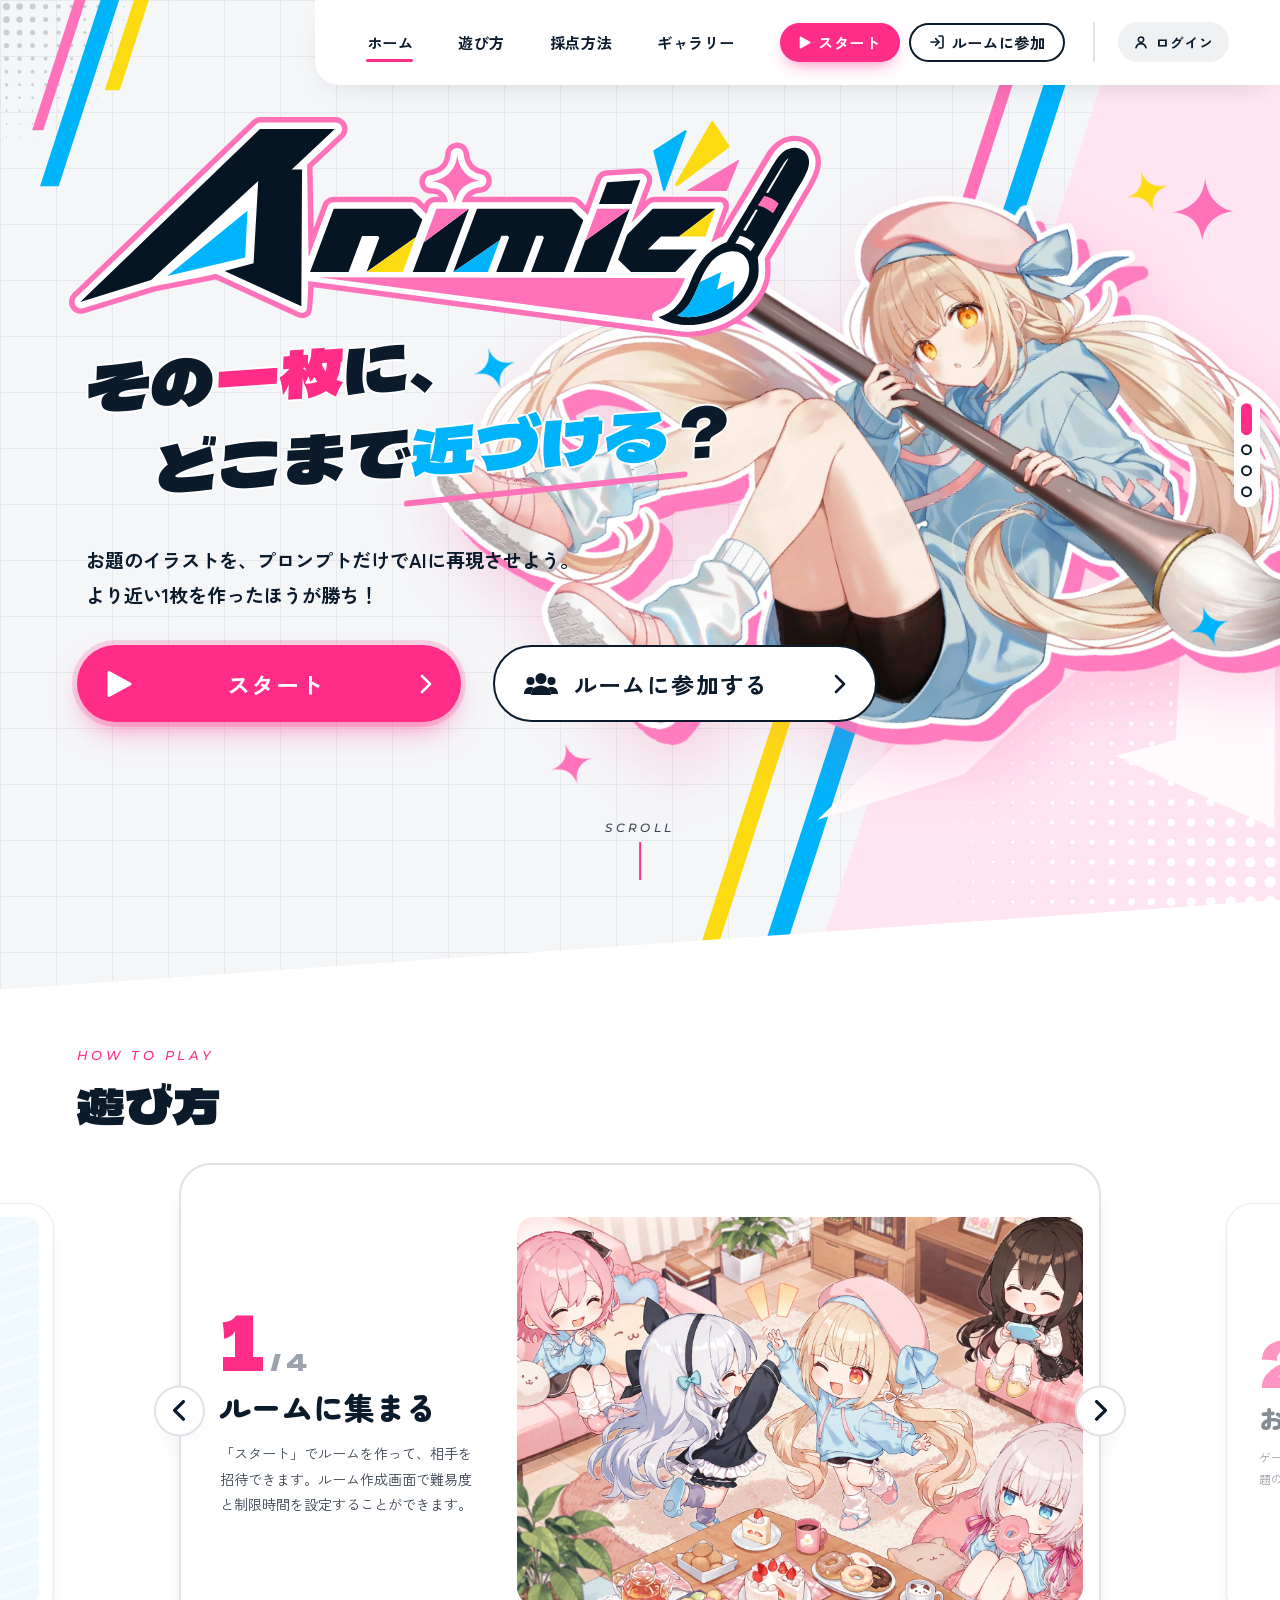
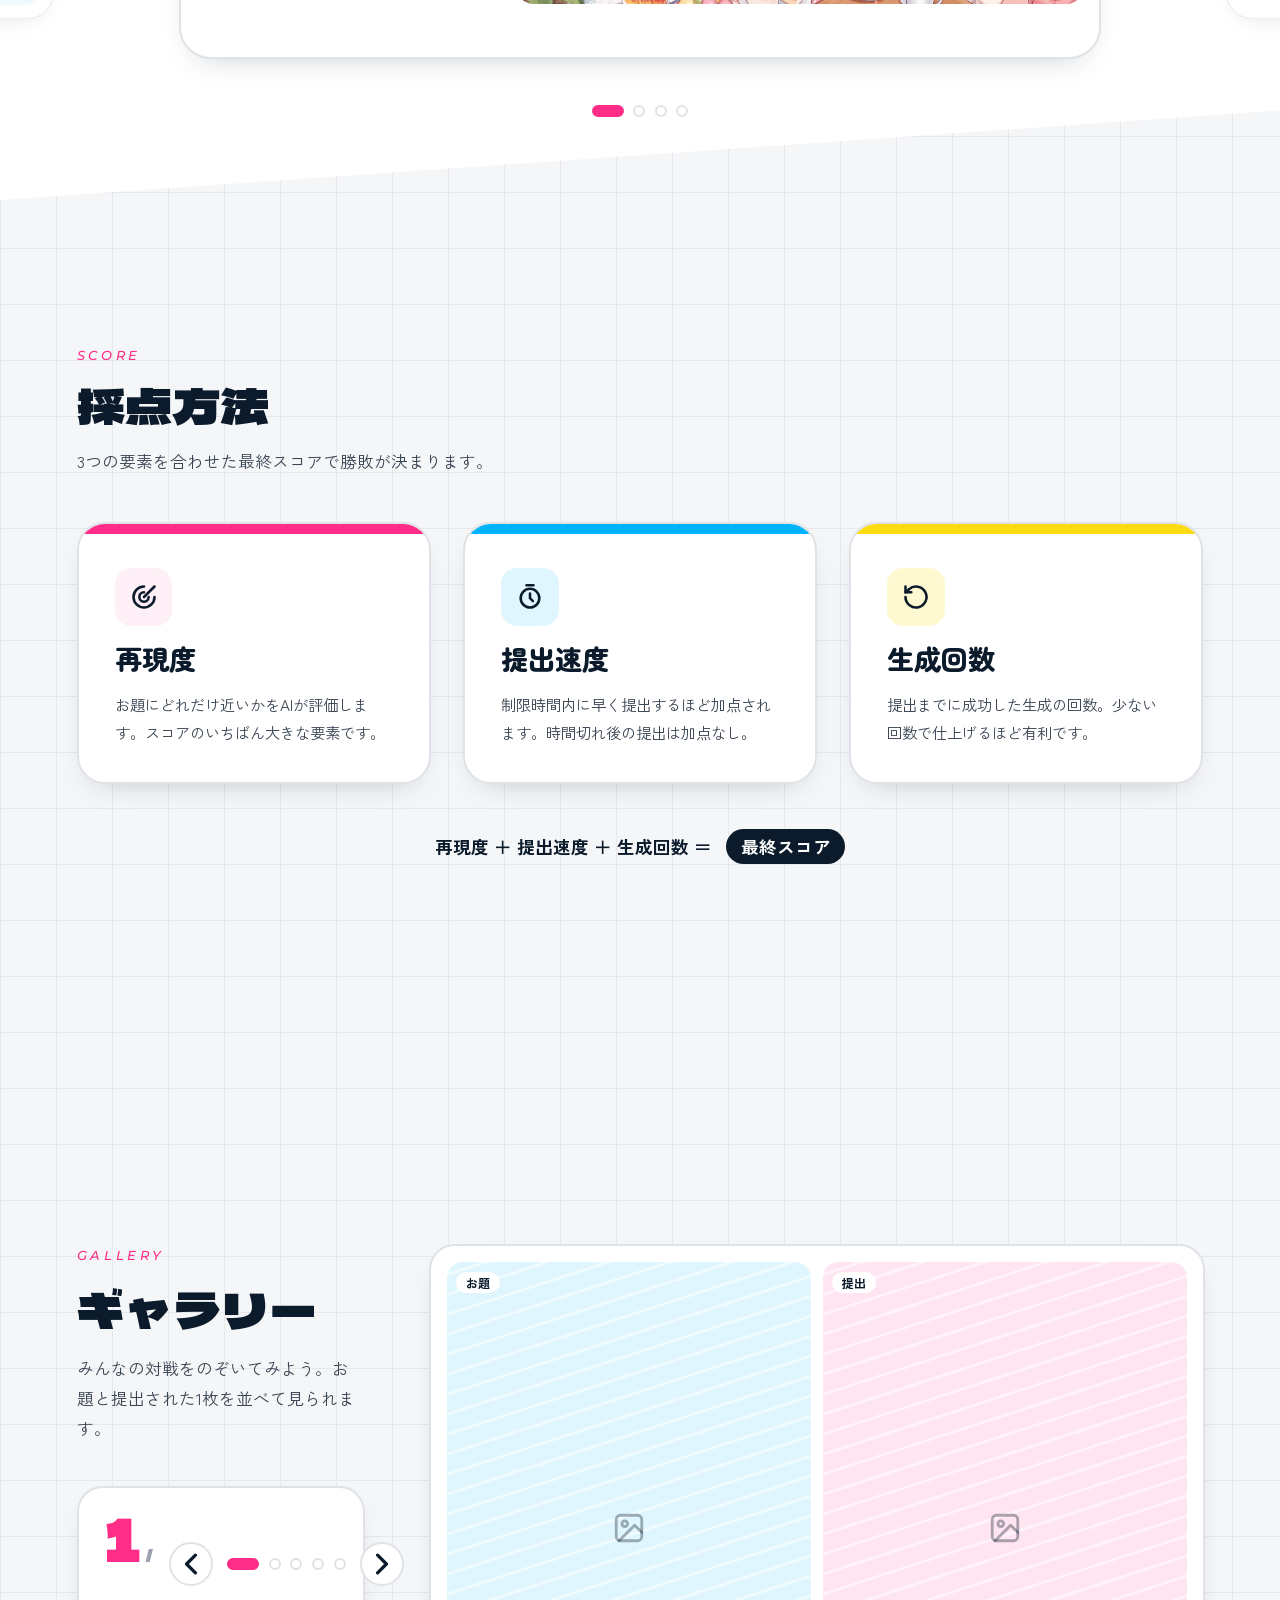
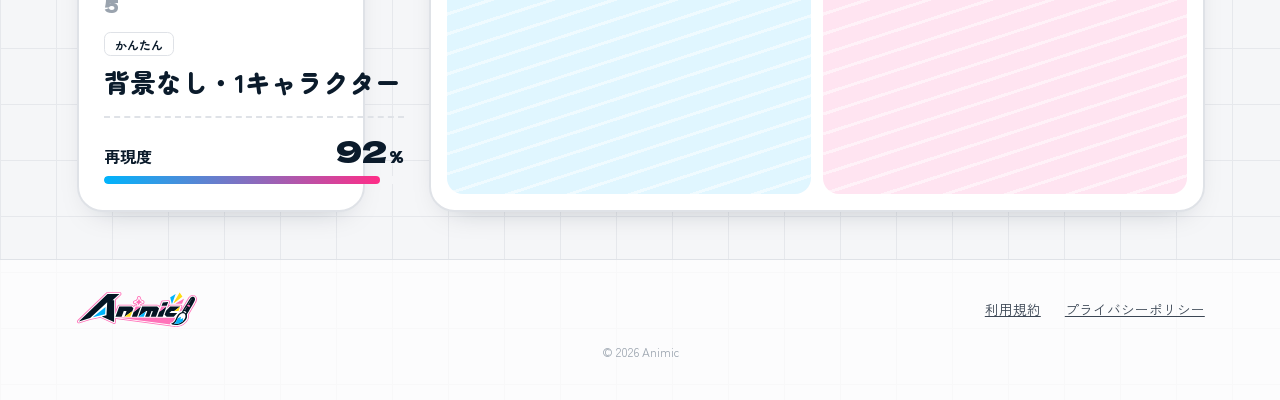
<file: index.html>
<!doctype html>
<html lang="ja">
  <head>
    <meta charset="utf-8" />
    <meta name="viewport" content="width=device-width, initial-scale=1, viewport-fit=cover" />
    <link rel="icon" type="image/svg+xml" href="images/animic-favicon.svg" />
    <title>Animic</title>
    <link rel="preconnect" href="https://fonts.googleapis.com" />
    <link rel="preconnect" href="https://fonts.gstatic.com" crossorigin />
    <link
      rel="stylesheet"
      href="https://fonts.googleapis.com/css2?family=Dela+Gothic+One&family=Zen+Maru+Gothic:wght@500;700;900&family=Zen+Kaku+Gothic+New:wght@500;700&family=Montserrat:ital,wght@1,500&family=JetBrains+Mono:wght@700&display=swap"
    />
    <link rel="stylesheet" href="css/transition.css" />
    <link rel="stylesheet" href="css/account.css" />
    <link rel="stylesheet" href="css/index.css" />
  </head>
  <body>
    <nav class="nav" id="nav" aria-label="メインメニュー">
      <a href="#top" data-nav="top" aria-current="page">ホーム</a>
      <a href="#how" data-nav="how">遊び方</a>
      <a href="#score" data-nav="score">採点方法</a>
      <a href="#gallery" data-nav="gallery">ギャラリー</a>
      <a class="nav-cta nav-start" href="login.html" id="nav-start"><svg width="12" height="13" viewBox="0 0 26 28" aria-hidden="true"><path d="M3 2.5 L24 14 L3 25.5 Z" fill="#fff" stroke="#fff" stroke-width="3" stroke-linejoin="round" /></svg>スタート</a>
      <a class="nav-cta nav-join" href="#join" id="nav-join"><svg width="16" height="16" viewBox="0 0 24 24" fill="none" stroke="currentColor" stroke-width="2.4" stroke-linecap="round" stroke-linejoin="round" aria-hidden="true"><path d="M15 3h4a2 2 0 0 1 2 2v14a2 2 0 0 1-2 2h-4" /><path d="M10 17l5-5-5-5" /><path d="M15 12H3" /></svg>ルームに参加</a>
      <!-- ログインは任意。ゲストなら「ログイン」、ログイン中ならアバター -->
      <span class="nav-account" id="nav-account"></span>
      <span class="nav-indicator" id="nav-indicator" aria-hidden="true"></span>
    </nav>

    <a class="corner-logo" id="corner-logo" href="#top"><img src="images/animic-logo.svg" alt="Animic ホームへ" width="2078" height="607" /></a>

    <ol class="pager" id="pager" aria-label="画面"></ol>

    <!-- スマホ: 上のアプリバー（ホーム以外で表示） -->
    <header class="appbar" id="appbar">
      <a class="appbar-logo" href="#top"><img src="images/animic-logo.svg" alt="Animic ホームへ" width="2078" height="607" /></a>
      <div class="appbar-actions">
        <button class="appbar-start" type="button" id="appbar-start">
          <svg width="14" height="15" viewBox="0 0 26 28" aria-hidden="true"><path d="M3 2.5 L24 14 L3 25.5 Z" fill="#fff" stroke="#fff" stroke-width="3" stroke-linejoin="round" /></svg>
          スタート
        </button>
        <button class="appbar-join" type="button" id="appbar-join" aria-label="ルームに参加">
          <svg width="18" height="18" viewBox="0 0 24 24" fill="none" stroke="currentColor" stroke-width="2.4" stroke-linecap="round" stroke-linejoin="round" aria-hidden="true"><path d="M15 3h4a2 2 0 0 1 2 2v14a2 2 0 0 1-2 2h-4" /><path d="M10 17l5-5-5-5" /><path d="M15 12H3" /></svg>
          <span><span class="appbar-join-long">ルームに</span>参加</span>
        </button>
        <span id="appbar-account"></span>
      </div>
    </header>

    <main>
    <section class="screen hero" id="top" data-nav="top" aria-label="ホーム">
      <!-- 右側: 画面遷移の帯と同じ角度（約18°）の帯と、ロゴのきらめき -->
      <svg class="deco" viewBox="0 0 1600 900" preserveAspectRatio="xMaxYMid slice" aria-hidden="true">
        <defs>
          <path id="sparkle" d="M1003.1 190.8s58-4.6 65.1 61.2c0 0 4.1-58.3 68.9-64 0 0-55.4-5.5-62.7-72.2 0 0 .9 62.6-71.3 75Z" />
        </defs>
        <!-- 帯 -->
        <path d="M1170 900 L1462 0 H1600 V900 Z" fill="#ffe4f1" />
        <path d="M1118 900 L1410 0 H1430 L1138 900 Z" fill="#00b4fc" />
        <path d="M1272 300 L1370 0 H1382 L1284 300 Z" fill="#ff72b9" />
        <path d="M1060 900 L1170 560 H1186 L1076 900 Z" fill="#fddb13" />
        <!-- 帯の中の模様 -->
        <!-- 右下の角に近いほど大きくなる網点 -->
        <g fill="#fff">
          <circle cx="1519" cy="514" r="0.5" /><circle cx="1537" cy="514" r="0.6" /><circle cx="1555" cy="514" r="0.6" /><circle cx="1573" cy="514" r="0.6" /><circle cx="1591" cy="514" r="0.7" /><circle cx="1465" cy="532" r="0.5" /><circle cx="1483" cy="532" r="0.6" /><circle cx="1501" cy="532" r="0.7" /><circle cx="1519" cy="532" r="0.7" /><circle cx="1537" cy="532" r="0.8" /><circle cx="1555" cy="532" r="0.8" /><circle cx="1573" cy="532" r="0.9" /><circle cx="1591" cy="532" r="0.9" /><circle cx="1429" cy="550" r="0.5" /><circle cx="1447" cy="550" r="0.6" /><circle cx="1465" cy="550" r="0.7" /><circle cx="1483" cy="550" r="0.8" /><circle cx="1501" cy="550" r="0.9" /><circle cx="1519" cy="550" r="0.9" /><circle cx="1537" cy="550" r="1.0" /><circle cx="1555" cy="550" r="1.0" /><circle cx="1573" cy="550" r="1.1" /><circle cx="1591" cy="550" r="1.1" /><circle cx="1411" cy="568" r="0.6" /><circle cx="1429" cy="568" r="0.7" /><circle cx="1447" cy="568" r="0.8" /><circle cx="1465" cy="568" r="0.9" /><circle cx="1483" cy="568" r="1.0" /><circle cx="1501" cy="568" r="1.1" /><circle cx="1519" cy="568" r="1.2" /><circle cx="1537" cy="568" r="1.2" /><circle cx="1555" cy="568" r="1.3" /><circle cx="1573" cy="568" r="1.3" /><circle cx="1591" cy="568" r="1.3" /><circle cx="1393" cy="586" r="0.6" /><circle cx="1411" cy="586" r="0.7" /><circle cx="1429" cy="586" r="0.8" /><circle cx="1447" cy="586" r="1.0" /><circle cx="1465" cy="586" r="1.1" /><circle cx="1483" cy="586" r="1.2" /><circle cx="1501" cy="586" r="1.3" /><circle cx="1519" cy="586" r="1.4" /><circle cx="1537" cy="586" r="1.5" /><circle cx="1555" cy="586" r="1.5" /><circle cx="1573" cy="586" r="1.6" /><circle cx="1591" cy="586" r="1.6" /><circle cx="1375" cy="604" r="0.6" /><circle cx="1393" cy="604" r="0.7" /><circle cx="1411" cy="604" r="0.9" /><circle cx="1429" cy="604" r="1.0" /><circle cx="1447" cy="604" r="1.2" /><circle cx="1465" cy="604" r="1.3" /><circle cx="1483" cy="604" r="1.4" /><circle cx="1501" cy="604" r="1.5" /><circle cx="1519" cy="604" r="1.6" /><circle cx="1537" cy="604" r="1.7" /><circle cx="1555" cy="604" r="1.8" /><circle cx="1573" cy="604" r="1.8" /><circle cx="1591" cy="604" r="1.8" /><circle cx="1357" cy="622" r="0.6" /><circle cx="1375" cy="622" r="0.7" /><circle cx="1393" cy="622" r="0.9" /><circle cx="1411" cy="622" r="1.0" /><circle cx="1429" cy="622" r="1.2" /><circle cx="1447" cy="622" r="1.4" /><circle cx="1465" cy="622" r="1.5" /><circle cx="1483" cy="622" r="1.6" /><circle cx="1501" cy="622" r="1.8" /><circle cx="1519" cy="622" r="1.9" /><circle cx="1537" cy="622" r="2.0" /><circle cx="1555" cy="622" r="2.0" /><circle cx="1573" cy="622" r="2.1" /><circle cx="1591" cy="622" r="2.1" /><circle cx="1339" cy="640" r="0.5" /><circle cx="1357" cy="640" r="0.7" /><circle cx="1375" cy="640" r="0.9" /><circle cx="1393" cy="640" r="1.0" /><circle cx="1411" cy="640" r="1.2" /><circle cx="1429" cy="640" r="1.4" /><circle cx="1447" cy="640" r="1.6" /><circle cx="1465" cy="640" r="1.7" /><circle cx="1483" cy="640" r="1.9" /><circle cx="1501" cy="640" r="2.0" /><circle cx="1519" cy="640" r="2.1" /><circle cx="1537" cy="640" r="2.2" /><circle cx="1555" cy="640" r="2.3" /><circle cx="1573" cy="640" r="2.4" /><circle cx="1591" cy="640" r="2.4" /><circle cx="1339" cy="658" r="0.6" /><circle cx="1357" cy="658" r="0.8" /><circle cx="1375" cy="658" r="1.0" /><circle cx="1393" cy="658" r="1.2" /><circle cx="1411" cy="658" r="1.4" /><circle cx="1429" cy="658" r="1.6" /><circle cx="1447" cy="658" r="1.7" /><circle cx="1465" cy="658" r="1.9" /><circle cx="1483" cy="658" r="2.1" /><circle cx="1501" cy="658" r="2.2" /><circle cx="1519" cy="658" r="2.4" /><circle cx="1537" cy="658" r="2.5" /><circle cx="1555" cy="658" r="2.6" /><circle cx="1573" cy="658" r="2.6" /><circle cx="1591" cy="658" r="2.7" /><circle cx="1321" cy="676" r="0.6" /><circle cx="1339" cy="676" r="0.7" /><circle cx="1357" cy="676" r="0.9" /><circle cx="1375" cy="676" r="1.1" /><circle cx="1393" cy="676" r="1.3" /><circle cx="1411" cy="676" r="1.5" /><circle cx="1429" cy="676" r="1.7" /><circle cx="1447" cy="676" r="1.9" /><circle cx="1465" cy="676" r="2.1" /><circle cx="1483" cy="676" r="2.3" /><circle cx="1501" cy="676" r="2.5" /><circle cx="1519" cy="676" r="2.6" /><circle cx="1537" cy="676" r="2.7" /><circle cx="1555" cy="676" r="2.8" /><circle cx="1573" cy="676" r="2.9" /><circle cx="1591" cy="676" r="3.0" /><circle cx="1321" cy="694" r="0.7" /><circle cx="1339" cy="694" r="0.8" /><circle cx="1357" cy="694" r="1.0" /><circle cx="1375" cy="694" r="1.3" /><circle cx="1393" cy="694" r="1.5" /><circle cx="1411" cy="694" r="1.7" /><circle cx="1429" cy="694" r="1.9" /><circle cx="1447" cy="694" r="2.1" /><circle cx="1465" cy="694" r="2.3" /><circle cx="1483" cy="694" r="2.5" /><circle cx="1501" cy="694" r="2.7" /><circle cx="1519" cy="694" r="2.9" /><circle cx="1537" cy="694" r="3.0" /><circle cx="1555" cy="694" r="3.1" /><circle cx="1573" cy="694" r="3.2" /><circle cx="1591" cy="694" r="3.3" /><circle cx="1303" cy="712" r="0.5" /><circle cx="1321" cy="712" r="0.7" /><circle cx="1339" cy="712" r="0.9" /><circle cx="1357" cy="712" r="1.2" /><circle cx="1375" cy="712" r="1.4" /><circle cx="1393" cy="712" r="1.6" /><circle cx="1411" cy="712" r="1.8" /><circle cx="1429" cy="712" r="2.0" /><circle cx="1447" cy="712" r="2.3" /><circle cx="1465" cy="712" r="2.5" /><circle cx="1483" cy="712" r="2.7" /><circle cx="1501" cy="712" r="2.9" /><circle cx="1519" cy="712" r="3.1" /><circle cx="1537" cy="712" r="3.3" /><circle cx="1555" cy="712" r="3.4" /><circle cx="1573" cy="712" r="3.5" /><circle cx="1591" cy="712" r="3.6" /><circle cx="1303" cy="730" r="0.6" /><circle cx="1321" cy="730" r="0.8" /><circle cx="1339" cy="730" r="1.0" /><circle cx="1357" cy="730" r="1.2" /><circle cx="1375" cy="730" r="1.5" /><circle cx="1393" cy="730" r="1.7" /><circle cx="1411" cy="730" r="1.9" /><circle cx="1429" cy="730" r="2.2" /><circle cx="1447" cy="730" r="2.4" /><circle cx="1465" cy="730" r="2.7" /><circle cx="1483" cy="730" r="2.9" /><circle cx="1501" cy="730" r="3.1" /><circle cx="1519" cy="730" r="3.3" /><circle cx="1537" cy="730" r="3.5" /><circle cx="1555" cy="730" r="3.7" /><circle cx="1573" cy="730" r="3.8" /><circle cx="1591" cy="730" r="3.9" /><circle cx="1303" cy="748" r="0.7" /><circle cx="1321" cy="748" r="0.9" /><circle cx="1339" cy="748" r="1.1" /><circle cx="1357" cy="748" r="1.3" /><circle cx="1375" cy="748" r="1.6" /><circle cx="1393" cy="748" r="1.8" /><circle cx="1411" cy="748" r="2.0" /><circle cx="1429" cy="748" r="2.3" /><circle cx="1447" cy="748" r="2.6" /><circle cx="1465" cy="748" r="2.8" /><circle cx="1483" cy="748" r="3.1" /><circle cx="1501" cy="748" r="3.3" /><circle cx="1519" cy="748" r="3.6" /><circle cx="1537" cy="748" r="3.8" /><circle cx="1555" cy="748" r="4.0" /><circle cx="1573" cy="748" r="4.1" /><circle cx="1591" cy="748" r="4.2" /><circle cx="1285" cy="766" r="0.5" /><circle cx="1303" cy="766" r="0.7" /><circle cx="1321" cy="766" r="0.9" /><circle cx="1339" cy="766" r="1.1" /><circle cx="1357" cy="766" r="1.4" /><circle cx="1375" cy="766" r="1.6" /><circle cx="1393" cy="766" r="1.9" /><circle cx="1411" cy="766" r="2.1" /><circle cx="1429" cy="766" r="2.4" /><circle cx="1447" cy="766" r="2.7" /><circle cx="1465" cy="766" r="2.9" /><circle cx="1483" cy="766" r="3.2" /><circle cx="1501" cy="766" r="3.5" /><circle cx="1519" cy="766" r="3.7" /><circle cx="1537" cy="766" r="4.0" /><circle cx="1555" cy="766" r="4.2" /><circle cx="1573" cy="766" r="4.4" /><circle cx="1591" cy="766" r="4.5" /><circle cx="1285" cy="784" r="0.5" /><circle cx="1303" cy="784" r="0.7" /><circle cx="1321" cy="784" r="1.0" /><circle cx="1339" cy="784" r="1.2" /><circle cx="1357" cy="784" r="1.4" /><circle cx="1375" cy="784" r="1.7" /><circle cx="1393" cy="784" r="1.9" /><circle cx="1411" cy="784" r="2.2" /><circle cx="1429" cy="784" r="2.5" /><circle cx="1447" cy="784" r="2.7" /><circle cx="1465" cy="784" r="3.0" /><circle cx="1483" cy="784" r="3.3" /><circle cx="1501" cy="784" r="3.6" /><circle cx="1519" cy="784" r="3.9" /><circle cx="1537" cy="784" r="4.2" /><circle cx="1555" cy="784" r="4.4" /><circle cx="1573" cy="784" r="4.7" /><circle cx="1591" cy="784" r="4.8" /><circle cx="1285" cy="802" r="0.5" /><circle cx="1303" cy="802" r="0.8" /><circle cx="1321" cy="802" r="1.0" /><circle cx="1339" cy="802" r="1.2" /><circle cx="1357" cy="802" r="1.5" /><circle cx="1375" cy="802" r="1.7" /><circle cx="1393" cy="802" r="2.0" /><circle cx="1411" cy="802" r="2.2" /><circle cx="1429" cy="802" r="2.5" /><circle cx="1447" cy="802" r="2.8" /><circle cx="1465" cy="802" r="3.1" /><circle cx="1483" cy="802" r="3.4" /><circle cx="1501" cy="802" r="3.7" /><circle cx="1519" cy="802" r="4.0" /><circle cx="1537" cy="802" r="4.3" /><circle cx="1555" cy="802" r="4.6" /><circle cx="1573" cy="802" r="4.9" /><circle cx="1591" cy="802" r="5.1" /><circle cx="1285" cy="820" r="0.6" /><circle cx="1303" cy="820" r="0.8" /><circle cx="1321" cy="820" r="1.0" /><circle cx="1339" cy="820" r="1.2" /><circle cx="1357" cy="820" r="1.5" /><circle cx="1375" cy="820" r="1.7" /><circle cx="1393" cy="820" r="2.0" /><circle cx="1411" cy="820" r="2.2" /><circle cx="1429" cy="820" r="2.5" /><circle cx="1447" cy="820" r="2.8" /><circle cx="1465" cy="820" r="3.1" /><circle cx="1483" cy="820" r="3.4" /><circle cx="1501" cy="820" r="3.7" /><circle cx="1519" cy="820" r="4.0" /><circle cx="1537" cy="820" r="4.3" /><circle cx="1555" cy="820" r="4.7" /><circle cx="1573" cy="820" r="5.0" /><circle cx="1591" cy="820" r="5.3" /><circle cx="1285" cy="838" r="0.5" /><circle cx="1303" cy="838" r="0.8" /><circle cx="1321" cy="838" r="1.0" /><circle cx="1339" cy="838" r="1.2" /><circle cx="1357" cy="838" r="1.5" /><circle cx="1375" cy="838" r="1.7" /><circle cx="1393" cy="838" r="2.0" /><circle cx="1411" cy="838" r="2.2" /><circle cx="1429" cy="838" r="2.5" /><circle cx="1447" cy="838" r="2.8" /><circle cx="1465" cy="838" r="3.1" /><circle cx="1483" cy="838" r="3.4" /><circle cx="1501" cy="838" r="3.7" /><circle cx="1519" cy="838" r="4.0" /><circle cx="1537" cy="838" r="4.3" /><circle cx="1555" cy="838" r="4.6" /><circle cx="1573" cy="838" r="4.9" /><circle cx="1591" cy="838" r="5.1" /><circle cx="1285" cy="856" r="0.5" /><circle cx="1303" cy="856" r="0.7" /><circle cx="1321" cy="856" r="1.0" /><circle cx="1339" cy="856" r="1.2" /><circle cx="1357" cy="856" r="1.4" /><circle cx="1375" cy="856" r="1.7" /><circle cx="1393" cy="856" r="1.9" /><circle cx="1411" cy="856" r="2.2" /><circle cx="1429" cy="856" r="2.5" /><circle cx="1447" cy="856" r="2.7" /><circle cx="1465" cy="856" r="3.0" /><circle cx="1483" cy="856" r="3.3" /><circle cx="1501" cy="856" r="3.6" /><circle cx="1519" cy="856" r="3.9" /><circle cx="1537" cy="856" r="4.2" /><circle cx="1555" cy="856" r="4.4" /><circle cx="1573" cy="856" r="4.7" /><circle cx="1591" cy="856" r="4.8" /><circle cx="1285" cy="874" r="0.5" /><circle cx="1303" cy="874" r="0.7" /><circle cx="1321" cy="874" r="0.9" /><circle cx="1339" cy="874" r="1.1" /><circle cx="1357" cy="874" r="1.4" /><circle cx="1375" cy="874" r="1.6" /><circle cx="1393" cy="874" r="1.9" /><circle cx="1411" cy="874" r="2.1" /><circle cx="1429" cy="874" r="2.4" /><circle cx="1447" cy="874" r="2.7" /><circle cx="1465" cy="874" r="2.9" /><circle cx="1483" cy="874" r="3.2" /><circle cx="1501" cy="874" r="3.5" /><circle cx="1519" cy="874" r="3.7" /><circle cx="1537" cy="874" r="4.0" /><circle cx="1555" cy="874" r="4.2" /><circle cx="1573" cy="874" r="4.4" /><circle cx="1591" cy="874" r="4.5" /><circle cx="1303" cy="892" r="0.7" /><circle cx="1321" cy="892" r="0.9" /><circle cx="1339" cy="892" r="1.1" /><circle cx="1357" cy="892" r="1.3" /><circle cx="1375" cy="892" r="1.6" /><circle cx="1393" cy="892" r="1.8" /><circle cx="1411" cy="892" r="2.0" /><circle cx="1429" cy="892" r="2.3" /><circle cx="1447" cy="892" r="2.6" /><circle cx="1465" cy="892" r="2.8" /><circle cx="1483" cy="892" r="3.1" /><circle cx="1501" cy="892" r="3.3" /><circle cx="1519" cy="892" r="3.6" /><circle cx="1537" cy="892" r="3.8" /><circle cx="1555" cy="892" r="4.0" /><circle cx="1573" cy="892" r="4.1" /><circle cx="1591" cy="892" r="4.2" />
        </g>
        <!-- 下のドットが透けないよう不透明にする（色は半透明の白を帯に重ねたときと同じ） -->
        <g transform="translate(1062 233) scale(0.78)" fill="#fffbfd">
          <polygon points="583.4 241 150.5 657.1 321 604.3 579.1 366.1 568 564 498.2 582.5 683 667.4 684.7 338.8 659.7 338.8 763.7 241" />
        </g>
        <!-- きらめき -->
        <use href="#sparkle" fill="#ff72b9" transform="translate(1530 190) scale(0.42) translate(-1070 -183)" />
              </svg>
      <!-- 左上: 右側の帯と同じ角度・同じ3色の平行線 -->
      <svg class="deco-corner" viewBox="0 0 220 240" aria-hidden="true">
        <!-- 左上の角に近いほど大きくなる網点 -->
        <g fill="#c9ced6">
          <circle cx="7" cy="7" r="3.9" /><circle cx="21" cy="7" r="3.6" /><circle cx="35" cy="7" r="3.2" /><circle cx="49" cy="7" r="2.8" /><circle cx="63" cy="7" r="2.5" /><circle cx="77" cy="7" r="2.1" /><circle cx="91" cy="7" r="1.8" /><circle cx="105" cy="7" r="1.5" /><circle cx="119" cy="7" r="1.2" /><circle cx="133" cy="7" r="0.9" /><circle cx="147" cy="7" r="0.6" /><circle cx="7" cy="21" r="3.6" /><circle cx="21" cy="21" r="3.4" /><circle cx="35" cy="21" r="3.1" /><circle cx="49" cy="21" r="2.7" /><circle cx="63" cy="21" r="2.4" /><circle cx="77" cy="21" r="2.1" /><circle cx="91" cy="21" r="1.7" /><circle cx="105" cy="21" r="1.4" /><circle cx="119" cy="21" r="1.1" /><circle cx="133" cy="21" r="0.8" /><circle cx="147" cy="21" r="0.6" /><circle cx="7" cy="35" r="3.2" /><circle cx="21" cy="35" r="3.1" /><circle cx="35" cy="35" r="2.8" /><circle cx="49" cy="35" r="2.6" /><circle cx="63" cy="35" r="2.3" /><circle cx="77" cy="35" r="2.0" /><circle cx="91" cy="35" r="1.6" /><circle cx="105" cy="35" r="1.3" /><circle cx="119" cy="35" r="1.1" /><circle cx="133" cy="35" r="0.8" /><circle cx="147" cy="35" r="0.5" /><circle cx="7" cy="49" r="2.8" /><circle cx="21" cy="49" r="2.7" /><circle cx="35" cy="49" r="2.6" /><circle cx="49" cy="49" r="2.3" /><circle cx="63" cy="49" r="2.1" /><circle cx="77" cy="49" r="1.8" /><circle cx="91" cy="49" r="1.5" /><circle cx="105" cy="49" r="1.2" /><circle cx="119" cy="49" r="1.0" /><circle cx="133" cy="49" r="0.7" /><circle cx="7" cy="63" r="2.5" /><circle cx="21" cy="63" r="2.4" /><circle cx="35" cy="63" r="2.3" /><circle cx="49" cy="63" r="2.1" /><circle cx="63" cy="63" r="1.8" /><circle cx="77" cy="63" r="1.6" /><circle cx="91" cy="63" r="1.3" /><circle cx="105" cy="63" r="1.1" /><circle cx="119" cy="63" r="0.8" /><circle cx="133" cy="63" r="0.6" /><circle cx="7" cy="77" r="2.1" /><circle cx="21" cy="77" r="2.1" /><circle cx="35" cy="77" r="2.0" /><circle cx="49" cy="77" r="1.8" /><circle cx="63" cy="77" r="1.6" /><circle cx="77" cy="77" r="1.4" /><circle cx="91" cy="77" r="1.2" /><circle cx="105" cy="77" r="0.9" /><circle cx="119" cy="77" r="0.7" /><circle cx="7" cy="91" r="1.8" /><circle cx="21" cy="91" r="1.7" /><circle cx="35" cy="91" r="1.6" /><circle cx="49" cy="91" r="1.5" /><circle cx="63" cy="91" r="1.3" /><circle cx="77" cy="91" r="1.2" /><circle cx="91" cy="91" r="1.0" /><circle cx="105" cy="91" r="0.8" /><circle cx="119" cy="91" r="0.6" /><circle cx="7" cy="105" r="1.5" /><circle cx="21" cy="105" r="1.4" /><circle cx="35" cy="105" r="1.3" /><circle cx="49" cy="105" r="1.2" /><circle cx="63" cy="105" r="1.1" /><circle cx="77" cy="105" r="0.9" /><circle cx="91" cy="105" r="0.8" /><circle cx="105" cy="105" r="0.6" /><circle cx="7" cy="119" r="1.2" /><circle cx="21" cy="119" r="1.1" /><circle cx="35" cy="119" r="1.1" /><circle cx="49" cy="119" r="1.0" /><circle cx="63" cy="119" r="0.8" /><circle cx="77" cy="119" r="0.7" /><circle cx="91" cy="119" r="0.6" /><circle cx="7" cy="133" r="0.9" /><circle cx="21" cy="133" r="0.8" /><circle cx="35" cy="133" r="0.8" /><circle cx="49" cy="133" r="0.7" /><circle cx="63" cy="133" r="0.6" /><circle cx="7" cy="147" r="0.6" /><circle cx="21" cy="147" r="0.6" /><circle cx="35" cy="147" r="0.5" />
        </g>
        <path d="M80 0 H92 L46.5 140 H34.5 Z" fill="#ff72b9" />
        <path d="M108 0 H128 L63 200 H43 Z" fill="#00b4fc" />
        <path d="M144 0 H160 L128.5 97 H112.5 Z" fill="#fddb13" />
      </svg>

      <div class="hero-art" aria-hidden="true">
        <img src="images/hero-character.webp" alt="" width="2560" height="1677" fetchpriority="high" />
        <svg class="spark" style="left: 9%; top: 6%; --d: 0s" viewBox="0 0 140 140"><path d="M70 0C74 44 96 66 140 70 96 74 74 96 70 140 66 96 44 74 0 70 44 66 66 44 70 0Z" fill="#00b4fc" /></svg>
        <svg class="spark" style="right: 6%; top: 10%; --d: -1.1s" viewBox="0 0 140 140"><path d="M70 0C74 44 96 66 140 70 96 74 74 96 70 140 66 96 44 74 0 70 44 66 66 44 70 0Z" fill="#fddb13" /></svg>
        <svg class="spark" style="left: 4%; bottom: 14%; --d: -1.9s" viewBox="0 0 140 140"><path d="M70 0C74 44 96 66 140 70 96 74 74 96 70 140 66 96 44 74 0 70 44 66 66 44 70 0Z" fill="#ff72b9" /></svg>
        <svg class="spark" style="right: 14%; bottom: 4%; --d: -0.6s" viewBox="0 0 140 140"><path d="M70 0C74 44 96 66 140 70 96 74 74 96 70 140 66 96 44 74 0 70 44 66 66 44 70 0Z" fill="#00b4fc" /></svg>
      </div>

      <div class="copy">
        <h1 class="logo-heading">
          <img class="logo" src="images/animic-logo.svg" alt="Animic" width="2078" height="607" />
        </h1>
        <p class="title">
          <span>その<b>一枚</b>に、</span>
          <span>どこまで<em>近づける</em>？</span>
        </p>
        <p class="lead">
            <span>お題のイラストを、</span><span>プロンプトだけで</span><span>AIに再現させよう。</span><br />
            <span>より近い1枚を</span><span>作ったほうが勝ち！</span>
        </p>
        <div class="actions">
          <button class="btn btn-start" type="button" id="start">
            <svg width="26" height="28" viewBox="0 0 26 28" aria-hidden="true">
              <path d="M3 2.5 L24 14 L3 25.5 Z" fill="#fff" stroke="#fff" stroke-width="3" stroke-linejoin="round" />
            </svg>
            <span class="label">スタート</span>
            <svg width="12" height="20" viewBox="0 0 12 20" aria-hidden="true">
              <path d="M2 2 L10 10 L2 18" fill="none" stroke="#fff" stroke-width="2.5" stroke-linecap="round" stroke-linejoin="round" />
            </svg>
          </button>
          <button class="btn btn-lobby" type="button" id="join">
            <svg width="34" height="24" viewBox="0 0 34 24" aria-hidden="true" fill="currentColor">
              <circle cx="17" cy="6.5" r="5.5" />
              <path d="M7 23 c0-6 4.5-9.5 10-9.5 s10 3.5 10 9.5 Z" />
              <circle cx="6.5" cy="9" r="4" />
              <path d="M0 22 c0-4.5 2.8-7 6.5-7 c1.4 0 2.6.3 3.6 1 c-2 1.8-3.1 4.1-3.1 6 Z" />
              <circle cx="27.5" cy="9" r="4" />
              <path d="M34 22 c0-4.5-2.8-7-6.5-7 c-1.4 0-2.6.3-3.6 1 c2 1.8 3.1 4.1 3.1 6 Z" />
            </svg>
            <span class="label">ルームに参加する</span>
            <svg width="12" height="20" viewBox="0 0 12 20" aria-hidden="true">
              <path d="M2 2 L10 10 L2 18" fill="none" stroke="currentColor" stroke-width="2.5" stroke-linecap="round" stroke-linejoin="round" />
            </svg>
          </button>
        </div>
      </div>

      <button class="scroll-hint" type="button" data-go="next">SCROLL</button>
    </section>

    <section class="screen how" id="how" data-nav="how" aria-labelledby="how-title">
      <div class="section-head" data-reveal style="--r: 0">
        <p class="eyebrow">HOW TO PLAY</p>
        <h2 id="how-title">遊び方</h2>
      </div>
      <div class="carousel" id="how-carousel" role="region" aria-roledescription="カルーセル" aria-label="遊び方の手順" data-reveal style="--r: 1">
        <ol class="steps" id="how-steps">
          <li class="step" style="--tint: #e0f6ff; --accent: var(--cyan)" aria-label="ステップ1: ルームに集まる">
            <div class="step-body">
              <span class="step-num">1<small>/ 4</small></span>
              <h3>ルームに集まる</h3>
              <p>「スタート」でルームを作って、相手を招待できます。ルーム作成画面で難易度と制限時間を設定することができます。</p>
            </div>
            <div class="step-visual" aria-hidden="true">
              <div class="step-pic">
                <img src="images/how-step-1.webp" alt="" width="1600" height="1095" loading="lazy" decoding="async" />
                <span class="step-pic-num">1<small>/ 4</small></span>
              </div>
            </div>
          </li>
          <li class="step" style="--tint: #fff0f7; --accent: var(--pink-soft)" aria-label="ステップ2: お題が公開される">
            <div class="step-body">
              <span class="step-num">2<small>/ 4</small></span>
              <h3>お題が公開される</h3>
              <p>ゲームを開始すると、難易度に応じてお題のイラストが公開されます。</p>
            </div>
            <div class="step-visual" aria-hidden="true">
              <svg viewBox="0 0 24 24" fill="none" stroke="currentColor" stroke-width="2" stroke-linecap="round" stroke-linejoin="round" aria-hidden="true"><rect x="3" y="3" width="18" height="18" rx="3" /><circle cx="9" cy="9" r="2" /><path d="m21 15-5-5L5 21" /></svg>
            </div>
          </li>
          <li class="step" style="--tint: #fff9d1; --accent: var(--yellow)" aria-label="ステップ3: プロンプトで生成">
            <div class="step-body">
              <span class="step-num">3<small>/ 4</small></span>
              <h3>プロンプトで生成</h3>
              <p>日本語の文章でOK。よく使う表現は選択肢から、慣れたらDanbooruタグでも。時間内なら何度でも生成できます。</p>
            </div>
            <div class="step-visual" aria-hidden="true">
              <svg viewBox="0 0 24 24" fill="none" stroke="currentColor" stroke-width="2" stroke-linecap="round" stroke-linejoin="round" aria-hidden="true"><path d="M4 6h10M4 12h7M4 18h5" /><path d="m17 10 1 2.5 2.5 1-2.5 1-1 2.5-1-2.5-2.5-1 2.5-1z" /></svg>
            </div>
          </li>
          <li class="step" style="--tint: #e0f6ff; --accent: var(--cyan)" aria-label="ステップ4: 1枚を提出して勝負">
            <div class="step-body">
              <span class="step-num">4<small>/ 4</small></span>
              <h3>1枚を提出して勝負</h3>
              <p>生成した中からいちばん似ている1枚を提出。AIが採点して、最終スコアの高いほうが勝ちです。</p>
            </div>
            <div class="step-visual" aria-hidden="true">
              <svg viewBox="0 0 24 24" fill="none" stroke="currentColor" stroke-width="2" stroke-linecap="round" stroke-linejoin="round" aria-hidden="true"><path d="M8 21h8M12 17v4" /><path d="M7 4h10v5a5 5 0 0 1-10 0z" /><path d="M7 6H4a3 3 0 0 0 3 4M17 6h3a3 3 0 0 1-3 4" /></svg>
            </div>
          </li>
        </ol>
        <div class="carousel-controls">
          <button class="carousel-arrow prev" type="button" id="how-prev" aria-label="前の手順">
            <svg width="14" height="22" viewBox="0 0 12 20" aria-hidden="true"><path d="M10 2 L2 10 L10 18" fill="none" stroke="currentColor" stroke-width="3" stroke-linecap="round" stroke-linejoin="round" /></svg>
          </button>
          <ol class="carousel-dots" id="how-dots" aria-label="手順"></ol>
          <button class="carousel-arrow next" type="button" id="how-next" aria-label="次の手順">
            <svg width="14" height="22" viewBox="0 0 12 20" aria-hidden="true"><path d="M2 2 L10 10 L2 18" fill="none" stroke="currentColor" stroke-width="3" stroke-linecap="round" stroke-linejoin="round" /></svg>
          </button>
        </div>
      </div>
    </section>

    <section class="screen score-screen" id="score" data-nav="score" aria-labelledby="score-title">
      <div class="section-head" data-reveal style="--r: 0">
        <p class="eyebrow">SCORE</p>
        <h2 id="score-title">採点方法</h2>
        <p>3つの要素を合わせた最終スコアで勝敗が決まります。</p>
      </div>
      <ul class="score-cards">
        <li class="score-card" data-reveal style="--r: 1; --tint-strong: #ff2d87; --tint: #fff0f7">
          <span class="icon"><svg width="28" height="28" viewBox="0 0 24 24" fill="none" stroke="currentColor" stroke-width="2.2" stroke-linecap="round" stroke-linejoin="round" aria-hidden="true"><path d="M12 3a9 9 0 1 0 9 9" /><path d="M12 8a4 4 0 1 0 4 4" /><path d="M12 12 21 3" /></svg></span>
          <h3>再現度</h3>
          <p>お題にどれだけ近いかをAIが評価します。スコアのいちばん大きな要素です。</p>
        </li>
        <li class="score-card" data-reveal style="--r: 2; --tint-strong: #00b4fc; --tint: #e0f6ff">
          <span class="icon"><svg width="28" height="28" viewBox="0 0 24 24" fill="none" stroke="currentColor" stroke-width="2.2" stroke-linecap="round" stroke-linejoin="round" aria-hidden="true"><circle cx="12" cy="13" r="8" /><path d="M12 9v4l2.5 2.5M9 2h6" /></svg></span>
          <h3>提出速度</h3>
          <p>制限時間内に早く提出するほど加点されます。時間切れ後の提出は加点なし。</p>
        </li>
        <li class="score-card" data-reveal style="--r: 3; --tint-strong: #fddb13; --tint: #fff9d1">
          <span class="icon"><svg width="28" height="28" viewBox="0 0 24 24" fill="none" stroke="currentColor" stroke-width="2.2" stroke-linecap="round" stroke-linejoin="round" aria-hidden="true"><path d="M3 12a9 9 0 1 0 3-6.7L3 8" /><path d="M3 3v5h5" /></svg></span>
          <h3>生成回数</h3>
          <p>提出までに成功した生成の回数。少ない回数で仕上げるほど有利です。</p>
        </li>
      </ul>
      <p class="score-total" data-reveal style="--r: 4">再現度 ＋ 提出速度 ＋ 生成回数 ＝ <b>最終スコア</b></p>
    </section>

    <section class="screen gallery" id="gallery" data-nav="gallery" aria-labelledby="gallery-title">
      <!-- 左: 見出し → いま見ている対戦の情報 → 左右のボタンとドット / 右: お題と提出画像を大きく並べる。
           左右のボタン・ドット・左右キー・横スワイプで対戦を切り替える -->
      <div class="gallery-body" id="gallery-carousel" role="region" aria-roledescription="カルーセル" aria-label="みんなの対戦">
        <div class="section-head" data-reveal style="--r: 0">
          <p class="eyebrow">GALLERY</p>
          <h2 id="gallery-title">ギャラリー</h2>
          <p>みんなの対戦をのぞいてみよう。お題と提出された1枚を並べて見られます。</p>
        </div>
        <!-- いま見ている対戦: 番号と左右のボタン → 難易度・お題の条件 → 再現度 を1枚のカードにまとめる（プレイヤー名は出さない） -->
        <div class="match-card" data-reveal style="--r: 1">
          <div class="match-top">
            <p class="match-no"><b id="match-no">1</b><small>/ 5</small></p>
            <div class="carousel-controls gallery-controls">
              <button class="carousel-arrow prev" type="button" id="gallery-prev" aria-label="前の対戦">
                <svg width="14" height="22" viewBox="0 0 12 20" aria-hidden="true"><path d="M10 2 L2 10 L10 18" fill="none" stroke="currentColor" stroke-width="3" stroke-linecap="round" stroke-linejoin="round" /></svg>
              </button>
              <ol class="carousel-dots" id="gallery-dots" aria-label="対戦"></ol>
              <button class="carousel-arrow next" type="button" id="gallery-next" aria-label="次の対戦">
                <svg width="14" height="22" viewBox="0 0 12 20" aria-hidden="true"><path d="M2 2 L10 10 L2 18" fill="none" stroke="currentColor" stroke-width="3" stroke-linecap="round" stroke-linejoin="round" /></svg>
              </button>
            </div>
          </div>
          <div class="match-info" aria-live="polite">
            <p class="match-tags"><span class="level" id="viewer-level">かんたん</span></p>
            <h3 class="match-title" id="viewer-rule">背景なし・1キャラクター</h3>
          </div>
          <div class="match-score">
            <div class="match-row"><span>再現度</span><b id="viewer-score">92<small>%</small></b></div>
            <div class="meter" aria-hidden="true"><span id="viewer-meter" style="width: 92%"></span></div>
          </div>
        </div>
        <div class="viewer" data-reveal style="--r: 1">
          <figure class="shot" id="viewer-topic" style="--tint: #e0f6ff"><svg width="34" height="34" viewBox="0 0 24 24" fill="none" stroke="currentColor" stroke-width="2" stroke-linecap="round" stroke-linejoin="round" aria-hidden="true"><rect x="3" y="3" width="18" height="18" rx="3" /><circle cx="9" cy="9" r="2" /><path d="m21 15-5-5L5 21" /></svg><figcaption>お題</figcaption></figure>
          <figure class="shot" id="viewer-shot" style="--tint: #ffe4f1"><svg width="34" height="34" viewBox="0 0 24 24" fill="none" stroke="currentColor" stroke-width="2" stroke-linecap="round" stroke-linejoin="round" aria-hidden="true"><rect x="3" y="3" width="18" height="18" rx="3" /><circle cx="9" cy="9" r="2" /><path d="m21 15-5-5L5 21" /></svg><figcaption>提出</figcaption></figure>
        </div>
      </div>
      <footer class="footer">
        <img src="images/animic-logo.svg" alt="Animic" width="2078" height="607" />
        <nav class="legal" aria-label="規約">
          <a href="terms.html">利用規約</a>
          <a href="privacy.html">プライバシーポリシー</a>
        </nav>
        <small class="copyright">© 2026 Animic</small>
      </footer>
    </section>

    </main>

    <dialog class="dialog" id="join-dialog" aria-labelledby="join-title">
      <form id="join-form" novalidate>
        <h2 id="join-title">ルームに参加</h2>
        <p class="sub">英数字8文字のルームコードを入力してください</p>
        <div class="code-boxes" id="code-boxes">
          <input class="code-field" id="room-code" autocomplete="off" autocapitalize="characters" spellcheck="false" inputmode="text" aria-label="ルームコード（8文字）" aria-describedby="code-msg" />
          <div class="code-cells" id="code-cells" aria-hidden="true">
            <span></span><span></span><span></span><span></span><span></span><span></span><span></span><span></span>
          </div>
        </div>
        <p class="code-msg" id="code-msg"></p>
        <div class="dialog-actions">
          <button type="button" id="join-cancel">やめる</button>
          <button class="primary" type="submit" id="join-submit" disabled>参加する</button>
        </div>
      </form>
    </dialog>

    <script src="js/common.js"></script>
    <script src="js/index.js"></script>
  </body>
</html>
</file>
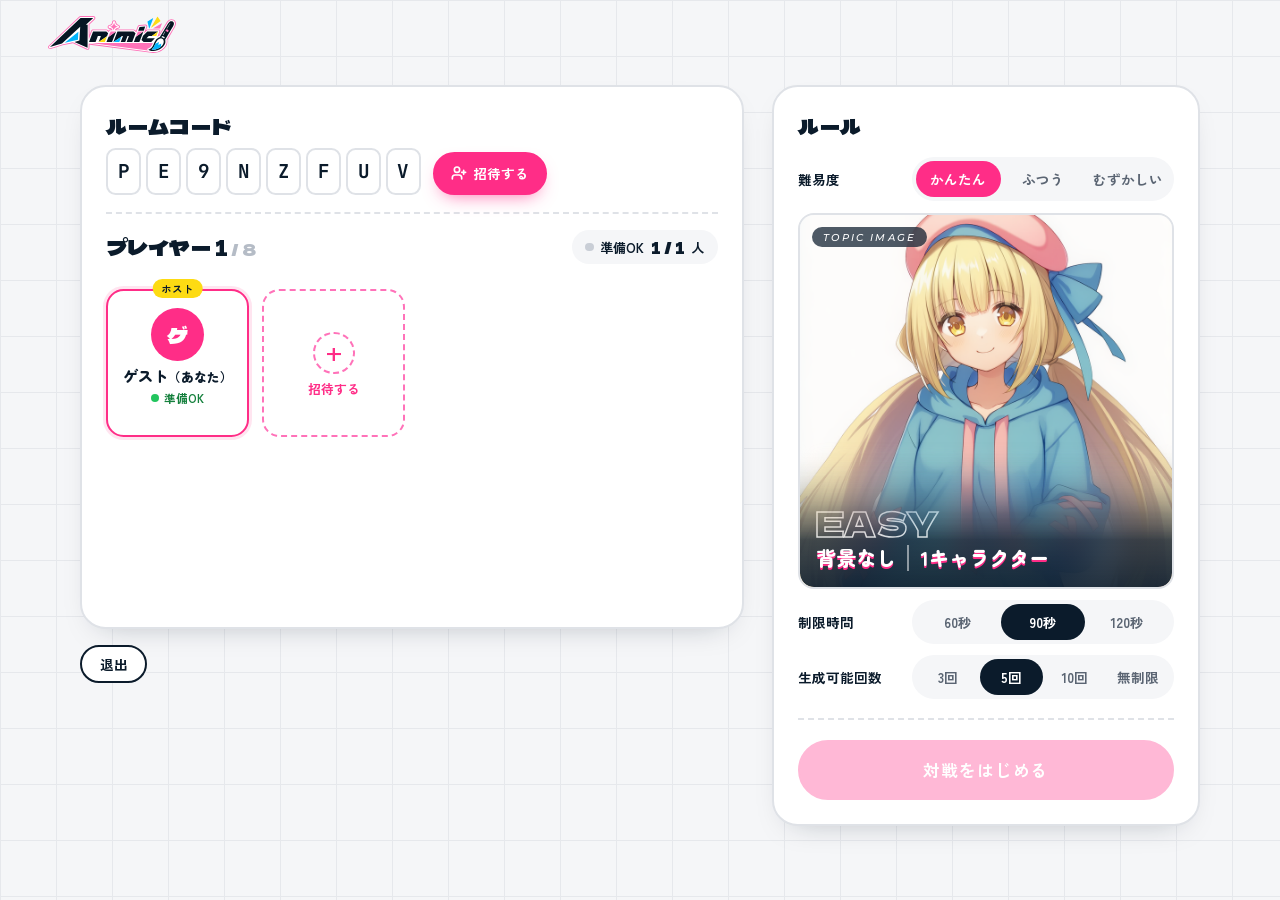
<file: lobby.html>
<!doctype html>
<html lang="ja">
  <head>
    <meta charset="utf-8" />
    <meta name="viewport" content="width=device-width, initial-scale=1, viewport-fit=cover" />
    <link rel="icon" type="image/svg+xml" href="images/animic-favicon.svg" />
    <title>ロビー | Animic</title>
    <link rel="preconnect" href="https://fonts.googleapis.com" />
    <link rel="preconnect" href="https://fonts.gstatic.com" crossorigin />
    <link
      rel="stylesheet"
      href="https://fonts.googleapis.com/css2?family=Dela+Gothic+One&family=Zen+Maru+Gothic:wght@900&family=Zen+Kaku+Gothic+New:wght@500;700&family=Montserrat:ital,wght@1,500&family=JetBrains+Mono:wght@700&display=swap"
    />
    <link rel="stylesheet" href="css/common.css" />
    <link rel="stylesheet" href="css/transition.css" />
    <script>
      // 前の画面から塗りつぶして来た場合、描画前に中身を隠す
      try {
        if (sessionStorage.getItem("animic-wipe")) document.documentElement.classList.add("wipe-pending");
      } catch {}
    </script>
    <link rel="stylesheet" href="css/account.css" />
    <link rel="stylesheet" href="css/lobby.css" />
  </head>
  <body>
    <header class="bar">
      <a href="index.html"><img src="images/animic-logo.svg" alt="Animic トップ" width="2078" height="607" /></a>
      <!-- スマホだけ: アプリバーの中央にルームコード（タップでコピー） -->
      <button class="bar-room" type="button" id="bar-room" aria-label="ルームコードをコピー">
        <span class="bar-room-label">ルーム</span>
        <span class="bar-room-code" id="bar-code"></span>
      </button>
      <button class="leave" type="button" id="leave" aria-label="退出">
        <svg width="20" height="20" viewBox="0 0 24 24" fill="none" stroke="currentColor" stroke-width="2.5" stroke-linecap="round" stroke-linejoin="round" aria-hidden="true"><path d="M9 21H5a2 2 0 0 1-2-2V5a2 2 0 0 1 2-2h4" /><path d="M16 17l5-5-5-5" /><path d="M21 12H9" /></svg>
        <span class="leave-label">退出</span>
      </button>
    </header>

    <main class="lobby">
      <!-- 上にルームコードと招待、その下にプレイヤー -->
      <!-- PCでは、退出をこのカードのすぐ下に左寄せで置く -->
      <div class="col-players">
        <section class="card-box" aria-labelledby="players-title" data-enter>
          <div class="players-head">
            <div class="room-card">
              <span class="room-label">ルームコード</span>
              <div class="code" id="code"></div>
              <!-- スマホだけ: 1行のコードをタップでコピー -->
              <button class="code-chip" type="button" id="code-chip" aria-label="ルームコードをコピー">
                <span class="code-chip-text" id="code-chip-text"></span>
                <svg width="18" height="18" viewBox="0 0 24 24" fill="none" stroke="currentColor" stroke-width="2.5" stroke-linecap="round" stroke-linejoin="round" aria-hidden="true"><rect x="9" y="9" width="12" height="12" rx="2" /><path d="M5 15H4a2 2 0 0 1-2-2V4a2 2 0 0 1 2-2h9a2 2 0 0 1 2 2v1" /></svg>
              </button>
              <button class="btn-s pink" type="button" id="invite">
                <svg width="16" height="16" viewBox="0 0 24 24" fill="none" stroke="currentColor" stroke-width="2.5" stroke-linecap="round" stroke-linejoin="round" aria-hidden="true"><path d="M16 21v-2a4 4 0 0 0-4-4H6a4 4 0 0 0-4 4v2" /><circle cx="9" cy="7" r="4" /><path d="M19 8v6M22 11h-6" /></svg>
                招待する
              </button>
            </div>
          </div>
          <div class="players-title-row">
            <h2 id="players-title">プレイヤー <span class="count" id="member-count" aria-live="polite">1<small> / 8</small></span></h2>
            <p class="ready-status" id="go-status" aria-live="polite"></p>
          </div>
          <ul class="players" id="players"></ul>
        </section>
        <button class="leave leave-pc" type="button">退出</button>
      </div>

      <!-- ルールと開始 -->
      <section class="card-box go-card" aria-labelledby="rules-title" data-enter="fade">
        <div class="box-head">
          <h2 id="rules-title">ルール</h2>
        </div>
        <!-- ホスト: 選択肢で決める -->
        <dl class="rules" id="rules-edit">
          <div>
            <dt>難易度</dt>
            <dd>
              <div class="seg level" role="radiogroup" aria-label="難易度">
                <input type="radio" name="level" id="lv-easy" value="かんたん" checked /><label for="lv-easy">かんたん</label>
                <input type="radio" name="level" id="lv-normal" value="ふつう" /><label for="lv-normal">ふつう</label>
                <input type="radio" name="level" id="lv-hard" value="むずかしい" /><label for="lv-hard">むずかしい</label>
              </div>
            </dd>
          </div>
          <div class="wide">
            <figure class="level-art" data-level-art>
              <span class="level-tag">TOPIC IMAGE</span>
              <figcaption class="level-cap">
                <span class="level-word" data-level-word></span>
                <p class="level-desc" data-level-desc></p>
              </figcaption>
            </figure>
          </div>
          <div>
            <dt>制限時間</dt>
            <dd>
              <div class="seg" role="radiogroup" aria-label="制限時間">
                <input type="radio" name="time" id="t-60" value="60" /><label for="t-60">60秒</label>
                <input type="radio" name="time" id="t-90" value="90" checked /><label for="t-90">90秒</label>
                <input type="radio" name="time" id="t-120" value="120" /><label for="t-120">120秒</label>
              </div>
            </dd>
          </div>
          <div>
            <dt>生成可能回数</dt>
            <dd>
              <div class="seg" role="radiogroup" aria-label="生成可能回数">
                <input type="radio" name="limit" id="n-3" value="3" /><label for="n-3">3回</label>
                <input type="radio" name="limit" id="n-5" value="5" checked /><label for="n-5">5回</label>
                <input type="radio" name="limit" id="n-10" value="10" /><label for="n-10">10回</label>
                <input type="radio" name="limit" id="n-0" value="0" /><label for="n-0">無制限</label>
              </div>
            </dd>
          </div>
        </dl>
        <!-- ゲスト: ホストが決めた内容を文章で見せる -->
        <dl class="rules" id="rules-view" hidden>
          <div><dt>難易度</dt><dd class="summary" id="view-level"></dd></div>
          <div class="wide">
            <figure class="level-art" data-level-art>
              <span class="level-tag">TOPIC IMAGE</span>
              <figcaption class="level-cap">
                <span class="level-word" data-level-word></span>
                <p class="level-desc" data-level-desc></p>
              </figcaption>
            </figure>
          </div>
          <div><dt>制限時間</dt><dd class="summary" id="view-time"></dd></div>
          <div><dt>生成可能回数</dt><dd class="summary" id="view-limit"></dd></div>
        </dl>
        <div class="divider" aria-hidden="true"></div>
        <div class="go">
          <p class="go-status" id="go-status-bar" aria-hidden="true"></p>
          <button class="pill pill-pink" type="button" id="start" disabled>対戦をはじめる</button>
          <button class="pill" type="button" id="ready" hidden>準備完了にする</button>
          <p class="note" id="note"></p>
        </div>
      </section>
    </main>

    <dialog class="dialog" id="invite-dialog" aria-labelledby="invite-title">
      <form class="card qr-card" method="dialog">
        <h1 id="invite-title">友だちを招待</h1>
        <p class="sub">リンクを送るか、コードを伝えるか、QRコードを読み取ってもらおう。</p>
        <div class="invite-row">
          <input class="url" id="room-url" readonly aria-label="ルームURL" />
          <button class="btn-s pink" type="button" id="copy">リンクをコピー</button>
        </div>
        <div class="invite-code" id="invite-code" aria-hidden="true"></div>
        <canvas id="qr" width="21" height="21" aria-label="ルームURLのQRコード"></canvas>
        <button class="pill" value="close">閉じる</button>
      </form>
    </dialog>

    <dialog class="dialog dialog-center" id="leave-dialog">
      <form class="card" method="dialog">
        <h1>ルームを出ますか？</h1>
        <p class="sub">ホストの場合は、次に参加した人にホストを引き継ぎます。</p>
        <div class="dialog-actions">
          <button class="pill" value="cancel">やめる</button>
          <button class="pill pill-pink" value="leave">退出する</button>
        </div>
      </form>
    </dialog>

    <dialog class="dialog" id="start-dialog" aria-labelledby="start-title">
      <form class="card" method="dialog">
        <h1 id="start-title">全員の準備がまだです</h1>
        <p class="sub" id="start-sub"></p>
        <ul class="waiting" id="waiting"></ul>
        <div class="dialog-actions">
          <button class="pill" value="cancel">待つ</button>
          <button class="pill pill-pink" value="start">このままはじめる</button>
        </div>
      </form>
    </dialog>

    <div class="countdown" id="countdown" hidden>
      <p class="countdown-label" id="countdown-label">かんたん・90秒</p>
      <div class="countdown-num" id="countdown-num">3</div>
      <p id="countdown-sub">お題が公開されます</p>
    </div>

    <script src="js/common.js"></script>
    <script src="js/lobby.js"></script>
  </body>
</html>
</file>
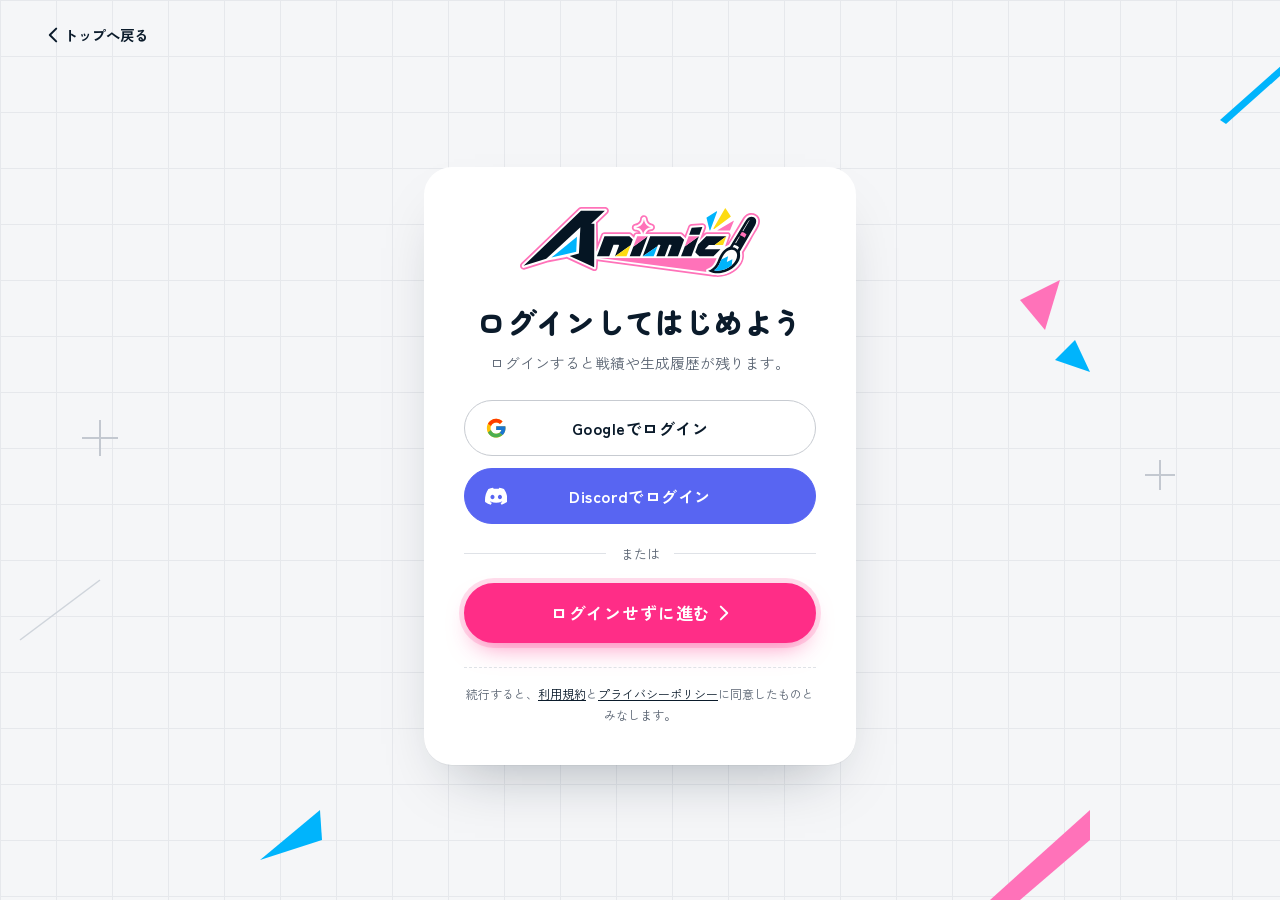
<file: login.html>
<!doctype html>
<html lang="ja">
  <head>
    <meta charset="utf-8" />
    <meta name="viewport" content="width=device-width, initial-scale=1, viewport-fit=cover" />
    <link rel="icon" type="image/svg+xml" href="images/animic-favicon.svg" />
    <title>ログイン | Animic</title>
    <link rel="preconnect" href="https://fonts.googleapis.com" />
    <link rel="preconnect" href="https://fonts.gstatic.com" crossorigin />
    <link
      rel="stylesheet"
      href="https://fonts.googleapis.com/css2?family=Zen+Maru+Gothic:wght@900&family=Zen+Kaku+Gothic+New:wght@500;700&family=Montserrat:ital,wght@1,500&family=JetBrains+Mono:wght@700&display=swap"
    />
    <link rel="stylesheet" href="css/common.css" />
    <link rel="stylesheet" href="css/transition.css" />
    <script>
      // 前の画面から塗りつぶして来た場合、描画前に中身を隠す
      try {
        if (sessionStorage.getItem("animic-wipe")) document.documentElement.classList.add("wipe-pending");
      } catch {}
    </script>
    <link rel="stylesheet" href="css/login.css" />
  </head>
  <body>
    <svg class="deco" viewBox="0 0 1600 900" preserveAspectRatio="xMidYMid slice" aria-hidden="true">
      <defs>
        <pattern id="dots" width="16" height="16" patternUnits="userSpaceOnUse">
          <circle cx="2" cy="2" r="1.6" fill="#c3c8d0" />
        </pattern>
      </defs>
      <rect x="0" y="80" width="130" height="190" fill="url(#dots)" opacity="0.8" />
      <rect x="1440" y="600" width="140" height="160" fill="url(#dots)" opacity="0.8" />
      <path d="M0 180 L90 100 L100 104 L6 190 Z" fill="#ff72b9" />
      <path d="M1380 120 L1470 40 L1476 44 L1386 124 Z" fill="#00b4fc" />
      <path d="M1440 170 L1500 130 L1504 134 L1446 176 Z" fill="#fddb13" />
      <path d="M1150 900 L1250 810 L1250 840 L1180 900 Z" fill="#ff72b9" />
      <path d="M420 860 L480 810 L482 840 Z" fill="#00b4fc" />
      <path d="M1180 300 L1220 280 L1205 330 Z" fill="#ff72b9" />
      <path d="M1215 360 L1235 340 L1250 372 Z" fill="#00b4fc" />
      <g stroke="#c3c8d0" stroke-width="2">
        <path d="M1320 460 v30 M1305 475 h30" />
        <path d="M260 420 v36 M242 438 h36" />
      </g>
      <g stroke="#cfd4db" stroke-width="1.5">
        <line x1="1480" y1="330" x2="1600" y2="240" />
        <line x1="180" y1="640" x2="260" y2="580" />
      </g>
    </svg>

    <a class="back" href="index.html">
      <svg width="10" height="16" viewBox="0 0 12 20" aria-hidden="true">
        <path d="M10 2 L2 10 L10 18" fill="none" stroke="currentColor" stroke-width="2.5" stroke-linecap="round" stroke-linejoin="round" />
      </svg>
      トップへ戻る
    </a>

    <!-- スマホだけ: アプリバーとキャラクター -->
    <header class="m-appbar">
      <a class="m-icon-btn" href="index.html" aria-label="トップへ戻る">
        <svg width="12" height="20" viewBox="0 0 12 20" aria-hidden="true">
          <path d="M10 2 L2 10 L10 18" fill="none" stroke="currentColor" stroke-width="2.5" stroke-linecap="round" stroke-linejoin="round" />
        </svg>
      </a>
      <img class="m-appbar-logo" src="images/animic-logo.svg" alt="" width="2078" height="607" />
    </header>

    <main class="page">
      <div class="m-hero" aria-hidden="true">
        <div class="m-hero-stage">
        <div class="m-hero-char">
          <img src="images/hero-character.webp" alt="" width="2560" height="1677" />
        </div>
        <svg class="m-spark" style="left: 8%; top: 22%; --d: 0s" viewBox="0 0 140 140"><path d="M70 0C74 44 96 66 140 70 96 74 74 96 70 140 66 96 44 74 0 70 44 66 66 44 70 0Z" fill="#00b4fc" /></svg>
        <svg class="m-spark" style="right: 8%; top: 18%; --d: -1.1s" viewBox="0 0 140 140"><path d="M70 0C74 44 96 66 140 70 96 74 74 96 70 140 66 96 44 74 0 70 44 66 66 44 70 0Z" fill="#fddb13" /></svg>
        <svg class="m-spark" style="left: 16%; bottom: 20%; --d: -1.9s" viewBox="0 0 140 140"><path d="M70 0C74 44 96 66 140 70 96 74 74 96 70 140 66 96 44 74 0 70 44 66 66 44 70 0Z" fill="#ff72b9" /></svg>
        </div>
      </div>

      <!-- ステップ1: ログイン方法を選ぶ -->
      <section class="card" id="step-method" aria-labelledby="login-title">
        <img class="card-logo" src="images/animic-logo.svg" alt="Animic" width="2078" height="607" />
        <h1 id="login-title">ログインしてはじめよう</h1>
        <p class="sub" id="login-sub">ログインすると戦績や生成履歴が残ります。</p>
        <p class="context" id="context" hidden></p>
        <!-- ログインだけ・結果の保存のときに出す、ログインしてできること -->
        <ul class="perks" id="perks" hidden>
          <li><span class="perk-ico" aria-hidden="true"><svg width="18" height="18" viewBox="0 0 24 24" fill="none" stroke="currentColor" stroke-width="2.4" stroke-linecap="round" stroke-linejoin="round"><path d="M8 21h8M12 17v4M7 4h10v5a5 5 0 0 1-10 0z" /><path d="M17 5h3v2a3 3 0 0 1-3 3M7 5H4v2a3 3 0 0 0 3 3" /></svg></span><span><b>戦績が残る</b>順位とスコアを、あとから見返せます</span></li>
          <li><span class="perk-ico" aria-hidden="true"><svg width="18" height="18" viewBox="0 0 24 24" fill="none" stroke="currentColor" stroke-width="2.4" stroke-linecap="round" stroke-linejoin="round"><rect x="3" y="4" width="18" height="16" rx="3" /><circle cx="9" cy="10" r="1.8" /><path d="m3.5 18 5.5-5.5 4 4 2.5-2.5 5 5" /></svg></span><span><b>提出画像も保存</b>お気に入りの1枚をなくしません</span></li>
          <li><span class="perk-ico" aria-hidden="true"><svg width="18" height="18" viewBox="0 0 24 24" fill="none" stroke="currentColor" stroke-width="2.4" stroke-linecap="round" stroke-linejoin="round"><circle cx="12" cy="8.5" r="4" /><path d="M4.5 20.5c1.2-4 4-6 7.5-6s6.3 2 7.5 6" /></svg></span><span><b>表示名を覚える</b>次からは名前の入力を省けます</span></li>
        </ul>

        <div class="providers">
          <button class="pill provider" type="button" data-provider="Google" data-name="ねこぜ">
            <svg viewBox="0 0 48 48" aria-hidden="true">
              <path fill="#FFC107" d="M43.611 20.083H42V20H24v8h11.303c-1.649 4.657-6.08 8-11.303 8-6.627 0-12-5.373-12-12s5.373-12 12-12c3.059 0 5.842 1.154 7.961 3.039l5.657-5.657C34.046 6.053 29.268 4 24 4 12.955 4 4 12.955 4 24s8.955 20 20 20 20-8.955 20-20c0-1.341-.138-2.65-.389-3.917z" />
              <path fill="#FF3D00" d="m6.306 14.691 6.571 4.819C14.655 15.108 18.961 12 24 12c3.059 0 5.842 1.154 7.961 3.039l5.657-5.657C34.046 6.053 29.268 4 24 4 16.318 4 9.656 8.337 6.306 14.691z" />
              <path fill="#4CAF50" d="M24 44c5.166 0 9.86-1.977 13.409-5.192l-6.19-5.238A11.91 11.91 0 0 1 24 36c-5.202 0-9.619-3.317-11.283-7.946l-6.522 5.025C9.505 39.556 16.227 44 24 44z" />
              <path fill="#1976D2" d="M43.611 20.083H42V20H24v8h11.303a12.04 12.04 0 0 1-4.087 5.571l.003-.002 6.19 5.238C36.971 39.205 44 34 44 24c0-1.341-.138-2.65-.389-3.917z" />
            </svg>
            <span>Googleでログイン</span>
          </button>
          <button class="pill provider provider-discord" type="button" data-provider="Discord" data-name="ぴくせる侍">
            <svg viewBox="0 0 24 24" aria-hidden="true" fill="currentColor">
              <path d="M20.317 4.3698a19.7913 19.7913 0 00-4.8851-1.5152.0741.0741 0 00-.0785.0371c-.211.3753-.4447.8648-.6083 1.2495-1.8447-.2762-3.68-.2762-5.4868 0-.1636-.3933-.4058-.8742-.6177-1.2495a.077.077 0 00-.0785-.037 19.7363 19.7363 0 00-4.8852 1.515.0699.0699 0 00-.0321.0277C.5334 9.0458-.319 13.5799.0992 18.0578a.0824.0824 0 00.0312.0561c2.0528 1.5076 4.0413 2.4228 5.9929 3.0294a.0777.0777 0 00.0842-.0276c.4616-.6304.8731-1.2952 1.226-1.9942a.076.076 0 00-.0416-.1057c-.6528-.2476-1.2743-.5495-1.8722-.8923a.077.077 0 01-.0076-.1277c.1258-.0943.2517-.1923.3718-.2914a.0743.0743 0 01.0776-.0105c3.9278 1.7933 8.18 1.7933 12.0614 0a.0739.0739 0 01.0785.0095c.1202.099.246.1981.3728.2924a.077.077 0 01-.0066.1276 12.2986 12.2986 0 01-1.873.8914.0766.0766 0 00-.0407.1067c.3604.698.7719 1.3628 1.225 1.9932a.076.076 0 00.0842.0286c1.961-.6067 3.9495-1.5219 6.0023-3.0294a.077.077 0 00.0313-.0552c.5004-5.177-.8382-9.6739-3.5485-13.6604a.061.061 0 00-.0312-.0286zM8.02 15.3312c-1.1825 0-2.1569-1.0857-2.1569-2.419 0-1.3332.9555-2.4189 2.157-2.4189 1.2108 0 2.1757 1.0952 2.1568 2.419 0 1.3332-.9555 2.4189-2.1569 2.4189zm7.9748 0c-1.1825 0-2.1569-1.0857-2.1569-2.419 0-1.3332.9554-2.4189 2.1569-2.4189 1.2108 0 2.1757 1.0952 2.1568 2.419 0 1.3332-.946 2.4189-2.1568 2.4189Z" />
            </svg>
            <span>Discordでログイン</span>
          </button>
        </div>

        <div class="guest-area" id="guest-area">
        <p class="divider">または</p>

        <button class="pill pill-pink" type="button" id="guest">
          ログインせずに進む
          <svg width="10" height="16" viewBox="0 0 12 20" aria-hidden="true">
            <path d="M2 2 L10 10 L2 18" fill="none" stroke="#fff" stroke-width="2.5" stroke-linecap="round" stroke-linejoin="round" />
          </svg>
        </button>
        </div>
        <button class="link-button" type="button" id="cancel" hidden>ログインせずに戻る</button>

        <p class="terms">
          続行すると、<a href="terms.html">利用規約</a>と<a href="privacy.html">プライバシーポリシー</a>に同意したものとみなします。
        </p>
      </section>

      <!-- ステップ2: 表示名を決める -->
      <section class="card" id="step-name" aria-labelledby="name-title" hidden>
        <img class="card-logo" src="images/animic-logo.svg" alt="Animic" width="2078" height="607" />
        <h1 id="name-title">表示名を決めよう</h1>
        <p class="sub">対戦相手に表示される名前です。</p>
        <div class="welcome" id="welcome" hidden></div>
        <form class="field" id="name-form" novalidate>
          <label for="display-name">表示名</label>
          <input id="display-name" maxlength="20" autocomplete="nickname" placeholder="例：ねこぜ" required />
          <p class="hint">20文字まで。あとから変更できます。</p>
        </form>
        <button class="pill pill-pink" type="submit" form="name-form" id="name-submit" disabled>ルームを作る</button>
        <button class="link-button" type="button" id="change-method">ログイン方法を選び直す</button>
      </section>

      <!-- 結果の保存: ログインしたら保存できたことを見せて、結果の画面へ戻る -->
      <section class="card done" id="step-done" aria-labelledby="done-title" hidden>
        <span class="done-check" aria-hidden="true"><svg width="40" height="40" viewBox="0 0 24 24" fill="none" stroke="currentColor" stroke-width="3" stroke-linecap="round" stroke-linejoin="round"><path d="M5 12.5l4.5 4.5L19 7.5" /></svg></span>
        <h1 id="done-title">戦績に保存しました</h1>
        <p class="sub" id="done-sub"></p>
        <div class="welcome" id="done-welcome"></div>
        <button class="pill pill-pink" type="button" id="done-back">結果にもどる</button>
      </section>
    </main>


    <script src="js/common.js"></script>
    <script src="js/login.js"></script>
  </body>
</html>
</file>
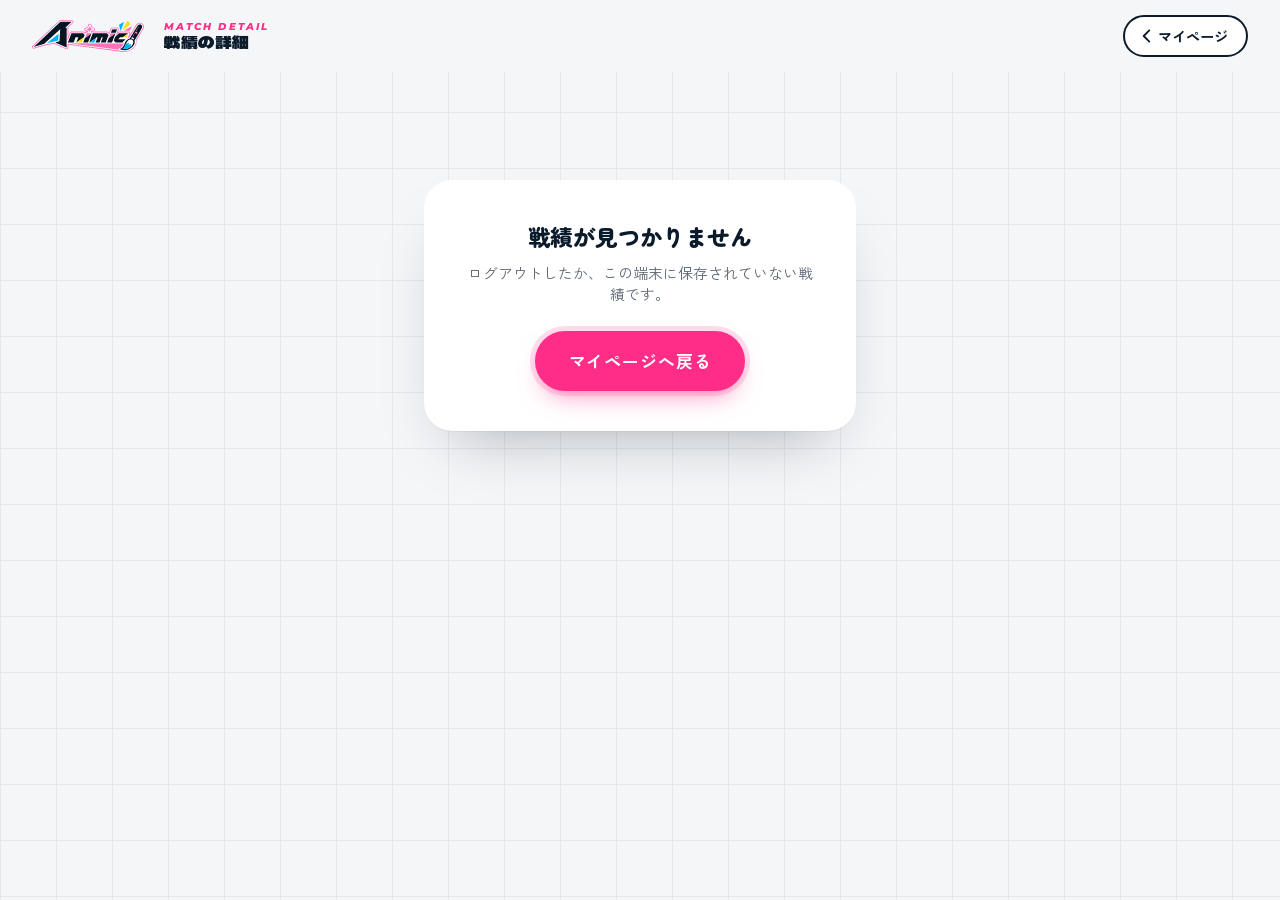
<file: match.html>
<!doctype html>
<html lang="ja">
  <head>
    <meta charset="utf-8" />
    <meta name="viewport" content="width=device-width, initial-scale=1, viewport-fit=cover" />
    <link rel="icon" type="image/svg+xml" href="images/animic-favicon.svg" />
    <title>戦績の詳細 | Animic</title>
    <link rel="preconnect" href="https://fonts.googleapis.com" />
    <link rel="preconnect" href="https://fonts.gstatic.com" crossorigin />
    <link
      rel="stylesheet"
      href="https://fonts.googleapis.com/css2?family=Dela+Gothic+One&family=Zen+Maru+Gothic:wght@900&family=Zen+Kaku+Gothic+New:wght@500;700&family=Montserrat:ital,wght@1,500;1,800&family=JetBrains+Mono:wght@500;700&display=swap"
    />
    <link rel="stylesheet" href="css/common.css" />
    <link rel="stylesheet" href="css/transition.css" />
    <script>
      // 前の画面から塗りつぶして来た場合、描画前に中身を隠す
      try {
        if (sessionStorage.getItem("animic-wipe")) document.documentElement.classList.add("wipe-pending");
      } catch {}
    </script>
    <link rel="stylesheet" href="css/account.css" />
    <link rel="stylesheet" href="css/mypage.css" />
    <link rel="stylesheet" href="css/match.css" />
  </head>
  <body>
    <header class="bar">
      <a class="bar-logo" href="index.html"><img src="images/animic-logo.svg" alt="Animic トップ" width="2078" height="607" /></a>
      <p class="bar-title"><span class="eyebrow">Match detail</span><b>戦績の詳細</b></p>
      <a class="bar-back" id="back" href="mypage.html">
        <svg width="9" height="14" viewBox="0 0 12 20" aria-hidden="true"><path d="M10 2 L2 10 L10 18" fill="none" stroke="currentColor" stroke-width="2.6" stroke-linecap="round" stroke-linejoin="round" /></svg>
        マイページ
      </a>
    </header>

    <main class="detail" id="detail" hidden>
      <!-- 左: お題と提出画像を並べて比べる -->
      <section class="compare" aria-label="お題と提出画像">
        <figure class="shot">
          <figcaption><span class="eyebrow">Topic</span>お題</figcaption>
          <div class="shot-frame" id="topic"></div>
        </figure>
        <span class="vs" id="vs" aria-hidden="true"></span>
        <figure class="shot">
          <figcaption><span class="eyebrow">Submitted</span>あなたの提出画像</figcaption>
          <div class="shot-frame" id="mine"></div>
        </figure>
      </section>

      <!-- 右: 順位・スコアの内訳・指標・プロンプト -->
      <div class="side">
        <section class="summary" aria-labelledby="rank">
          <p class="summary-rank" id="rank"></p>
          <div class="summary-meta">
            <b id="meta-title"></b>
            <span id="meta-sub"></span>
          </div>
          <p class="summary-total" id="total"></p>
        </section>

        <section class="panel" aria-labelledby="breakdown-title" id="breakdown-panel">
          <h2 id="breakdown-title">スコアの内訳</h2>
          <div class="formula" id="formula"></div>
          <dl class="cats" id="cats"></dl>
        </section>

        <section class="panel" aria-labelledby="prompt-title" id="prompt-panel">
          <div class="panel-head">
            <h2 id="prompt-title">提出したプロンプト</h2>
            <button class="copy" type="button" id="copy">コピー</button>
          </div>
          <ul class="tags" id="tags"></ul>
        </section>
      </div>

      <section class="panel ranking-panel" aria-labelledby="ranking-title">
        <h2 id="ranking-title">この対戦の順位</h2>
        <ol class="board" id="board"></ol>
      </section>

      <div class="detail-actions">
        <button class="pill pill-pink" type="button" id="again">もう一度あそぶ</button>
        <button class="pill pill-x" type="button" id="share">
          <svg width="16" height="16" viewBox="0 0 24 24" fill="currentColor" aria-hidden="true"><path d="M18.901 1.153h3.68l-8.04 9.19L24 22.846h-7.406l-5.8-7.584-6.638 7.584H.474l8.6-9.83L0 1.154h7.594l5.243 6.932ZM17.61 20.644h2.039L6.486 3.24H4.298Z" /></svg>
          結果をシェア
        </button>
      </div>
    </main>

    <!-- 戦績が見つからないとき -->
    <section class="card missing" id="missing" hidden>
      <h1>戦績が見つかりません</h1>
      <p class="sub">ログアウトしたか、この端末に保存されていない戦績です。</p>
      <a class="pill pill-pink" href="mypage.html">マイページへ戻る</a>
    </section>

    <script src="js/common.js"></script>
    <script src="js/art.js"></script>
    <script src="js/history-sample.js"></script>
    <script src="js/match.js"></script>
  </body>
</html>
</file>
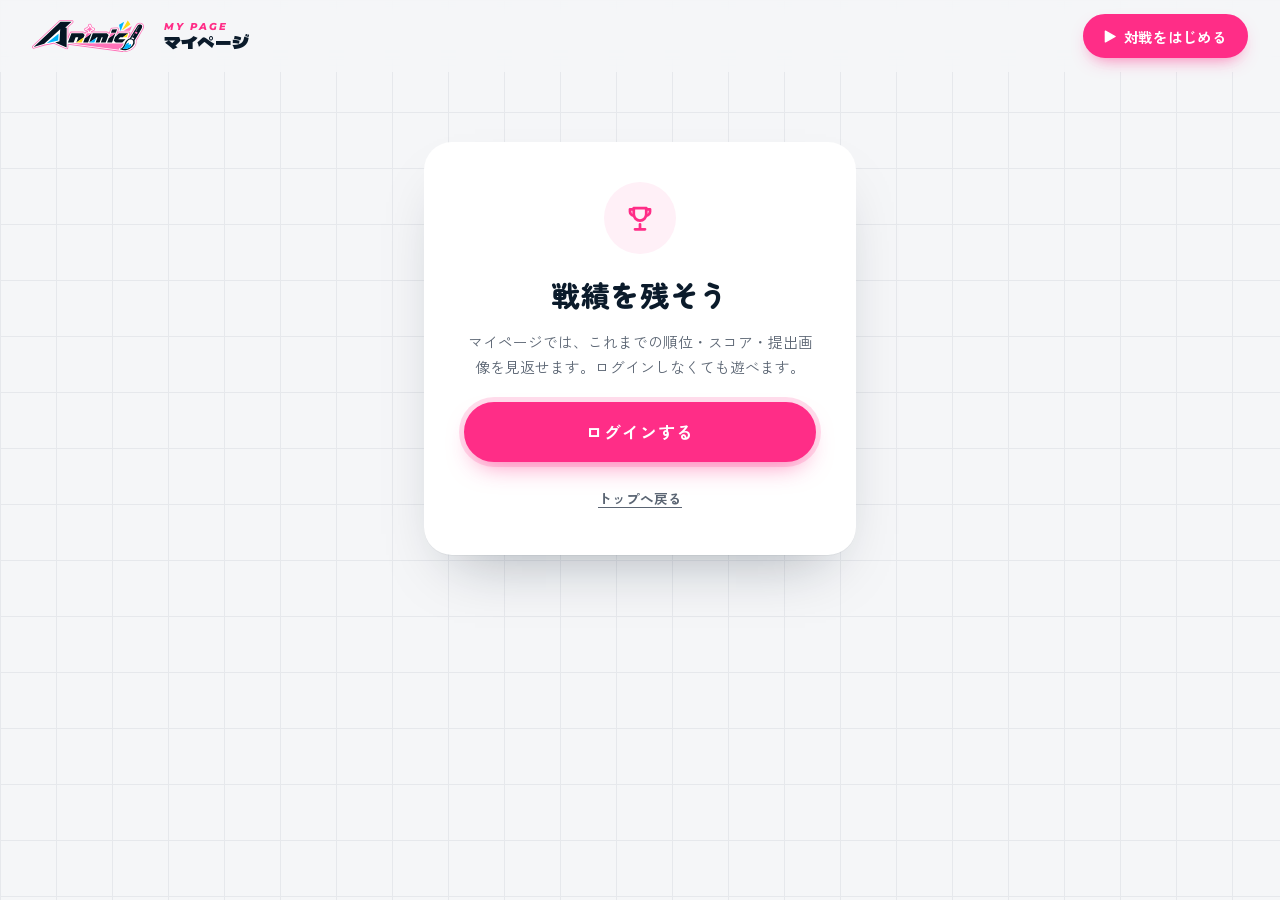
<file: mypage.html>
<!doctype html>
<html lang="ja">
  <head>
    <meta charset="utf-8" />
    <meta name="viewport" content="width=device-width, initial-scale=1, viewport-fit=cover" />
    <link rel="icon" type="image/svg+xml" href="images/animic-favicon.svg" />
    <title>マイページ | Animic</title>
    <link rel="preconnect" href="https://fonts.googleapis.com" />
    <link rel="preconnect" href="https://fonts.gstatic.com" crossorigin />
    <link
      rel="stylesheet"
      href="https://fonts.googleapis.com/css2?family=Dela+Gothic+One&family=Zen+Maru+Gothic:wght@900&family=Zen+Kaku+Gothic+New:wght@500;700&family=Montserrat:ital,wght@1,500;1,800&family=JetBrains+Mono:wght@500;700&display=swap"
    />
    <link rel="stylesheet" href="css/common.css" />
    <link rel="stylesheet" href="css/transition.css" />
    <script>
      // 前の画面から塗りつぶして来た場合、描画前に中身を隠す
      try {
        if (sessionStorage.getItem("animic-wipe")) document.documentElement.classList.add("wipe-pending");
      } catch {}
    </script>
    <link rel="stylesheet" href="css/account.css" />
    <link rel="stylesheet" href="css/mypage.css" />
  </head>
  <body>
    <header class="bar">
      <a class="bar-logo" href="index.html"><img src="images/animic-logo.svg" alt="Animic トップ" width="2078" height="607" /></a>
      <p class="bar-title"><span class="eyebrow">My page</span><b>マイページ</b></p>
      <button class="pill pill-pink bar-start" type="button" id="start">
        <svg width="12" height="13" viewBox="0 0 26 28" aria-hidden="true"><path d="M3 2.5 L24 14 L3 25.5 Z" fill="#fff" stroke="#fff" stroke-width="3" stroke-linejoin="round" /></svg>
        対戦をはじめる
      </button>
    </header>

    <main class="mypage" id="main">
      <!-- ログイン中: プロフィール・成績・戦績 -->
      <section class="profile" id="profile" aria-labelledby="profile-name" hidden data-enter>
        <button class="avatar-btn" type="button" id="icon-open" aria-label="アイコンを変更" aria-haspopup="dialog">
          <span id="profile-avatar"></span>
          <span class="avatar-edit" aria-hidden="true"><svg width="15" height="15" viewBox="0 0 24 24" fill="none" stroke="currentColor" stroke-width="2.4" stroke-linecap="round" stroke-linejoin="round"><path d="M4 8h3l2-3h6l2 3h3v11H4z" /><circle cx="12" cy="13" r="3.5" /></svg></span>
        </button>
        <div class="profile-body">
          <div class="profile-name-row" id="name-view">
            <h1 class="profile-name" id="profile-name"></h1>
            <button class="icon-btn" type="button" id="name-edit" aria-label="表示名を変更">
              <svg width="16" height="16" viewBox="0 0 24 24" fill="none" stroke="currentColor" stroke-width="2.4" stroke-linecap="round" stroke-linejoin="round" aria-hidden="true"><path d="M4 20h4L19 9l-4-4L4 16z" /><path d="m13.5 6.5 4 4" /></svg>
            </button>
          </div>
          <form class="name-form" id="name-form" hidden>
            <label class="sr-only" for="name-input">表示名</label>
            <input id="name-input" maxlength="20" autocomplete="nickname" required />
            <button class="pill pill-pink" type="submit">保存</button>
            <button class="pill" type="button" id="name-cancel">やめる</button>
          </form>
          <p class="profile-sub" id="profile-sub"></p>
        </div>
        <button class="text-btn" type="button" id="logout">ログアウト</button>
      </section>

      <section class="stats" id="stats" aria-label="成績" hidden data-enter></section>

      <section class="history" id="history" aria-labelledby="history-title" hidden data-enter>
        <div class="history-head">
          <h2 id="history-title"><span class="eyebrow">Matches</span>戦績</h2>
          <div class="filter" role="group" aria-label="表示する戦績">
            <button type="button" data-filter="all" aria-pressed="true">すべて</button>
            <button type="button" data-filter="win" aria-pressed="false">1位だけ</button>
          </div>
        </div>
        <ol class="matches" id="matches"></ol>
      </section>

      <!-- ゲスト: ログインの案内 -->
      <section class="card guest" id="guest" aria-labelledby="guest-title" hidden data-enter>
        <span class="guest-ico" aria-hidden="true"><svg width="30" height="30" viewBox="0 0 24 24" fill="none" stroke="currentColor" stroke-width="2.2" stroke-linecap="round" stroke-linejoin="round"><path d="M8 21h8M12 17v4M7 4h10v5a5 5 0 0 1-10 0z" /><path d="M17 5h3v2a3 3 0 0 1-3 3M7 5H4v2a3 3 0 0 0 3 3" /></svg></span>
        <h1 id="guest-title">戦績を残そう</h1>
        <p class="sub">マイページでは、これまでの順位・スコア・提出画像を見返せます。ログインしなくても遊べます。</p>
        <button class="pill pill-pink" type="button" id="guest-login">ログインする</button>
        <a class="text-btn" href="index.html">トップへ戻る</a>
      </section>
    </main>

    <!-- アイコンの変更: イラスト・カラー・画像のアップロードから選ぶ -->
    <dialog class="dialog icon-dialog" id="icon-dialog" aria-labelledby="icon-title">
      <form class="card" method="dialog">
        <h1 id="icon-title">アイコンを変更</h1>
        <div class="icon-preview" id="icon-preview" aria-hidden="true"></div>
        <p class="icon-label">イラスト</p>
        <div class="icon-grid" id="icon-arts" role="group" aria-label="イラスト"></div>
        <p class="icon-label">カラー<small>頭文字を色の丸で表示</small></p>
        <div class="icon-colors" id="icon-colors" role="group" aria-label="カラー"></div>
        <label class="icon-upload">
          <svg width="18" height="18" viewBox="0 0 24 24" fill="none" stroke="currentColor" stroke-width="2.4" stroke-linecap="round" stroke-linejoin="round" aria-hidden="true"><path d="M12 16V4M7 9l5-5 5 5" /><path d="M4 16v3a1 1 0 0 0 1 1h14a1 1 0 0 0 1-1v-3" /></svg>
          画像をアップロード
          <input type="file" accept="image/*" id="icon-file" class="sr-only" />
        </label>
        <p class="icon-note" id="icon-note">画像は中央を正方形に切り抜き、丸く表示します。</p>
        <div class="dialog-actions">
          <button class="pill" value="cancel">やめる</button>
          <button class="pill pill-pink" type="button" id="icon-save">保存</button>
        </div>
      </form>
    </dialog>

    <script src="js/common.js"></script>
    <script src="js/art.js"></script>
    <script src="js/history-sample.js"></script>
    <script src="js/mypage.js"></script>
  </body>
</html>
</file>
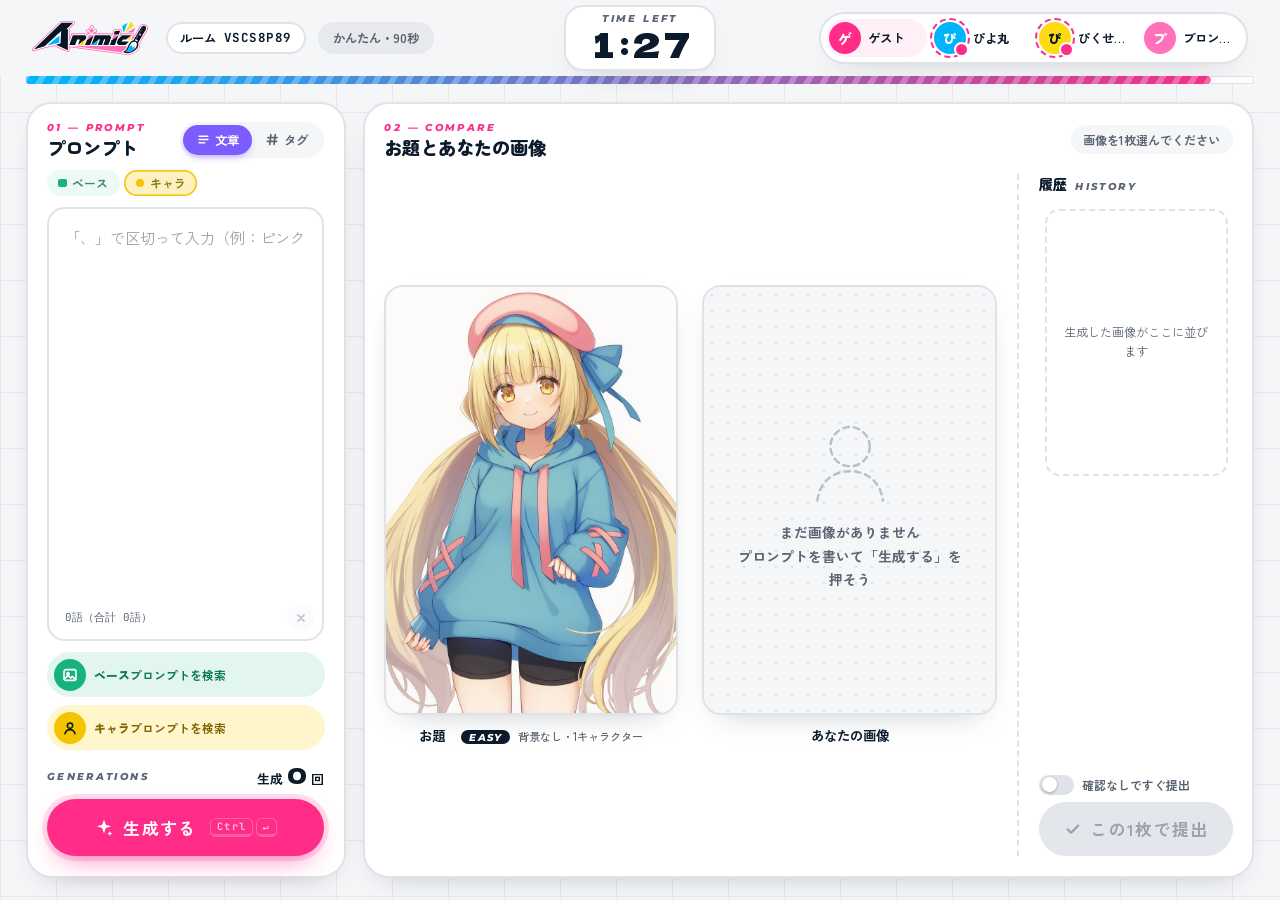
<file: play.html>
<!doctype html>
<html lang="ja">
  <head>
    <meta charset="utf-8" />
    <meta name="viewport" content="width=device-width, initial-scale=1, viewport-fit=cover" />
    <link rel="icon" type="image/svg+xml" href="images/animic-favicon.svg" />
    <title>対戦中 | Animic</title>
    <link rel="preconnect" href="https://fonts.googleapis.com" />
    <link rel="preconnect" href="https://fonts.gstatic.com" crossorigin />
    <link
      rel="stylesheet"
      href="https://fonts.googleapis.com/css2?family=Dela+Gothic+One&family=Zen+Maru+Gothic:wght@900&family=Zen+Kaku+Gothic+New:wght@500;700&family=Montserrat:ital,wght@1,500;1,800&family=JetBrains+Mono:wght@700&display=swap"
    />
    <link rel="stylesheet" href="css/common.css" />
    <link rel="stylesheet" href="css/transition.css" />
    <script>
      // 前の画面から塗りつぶして来た場合、描画前に中身を隠す
      try {
        if (sessionStorage.getItem("animic-wipe")) document.documentElement.classList.add("wipe-pending");
      } catch {}
    </script>
    <link rel="stylesheet" href="css/play.css" />
  </head>
  <body>
    <div class="hurry-edge" aria-hidden="true"></div>
    <header class="bar">
      <div class="bar-left">
        <img src="images/animic-logo.svg" alt="Animic" width="2078" height="607" />
        <span class="chip">ルーム <code id="room-code"></code></span>
        <span class="chip chip-level" id="level-chip"></span>
      </div>
      <div class="timer" id="timer" role="timer" aria-live="off">
        <span class="timer-label eyebrow" id="timer-label">TIME LEFT</span>
        <span class="timer-num" id="timer-num">1:30</span>
      </div>
      <!-- 右上: 全プレイヤーの様子 -->
      <div class="hud" aria-label="プレイヤーの様子">
        <p class="hud-sum" id="hud-sum"></p>
        <ol class="roster" id="roster"></ol>
      </div>
    </header>
    <div class="time-track" aria-hidden="true"><span id="time-bar"></span></div>

    <main class="play">
      <!-- 左: プロンプト入力。下に「生成する」 -->
      <section class="panel compose" aria-labelledby="prompt-title" data-enter>
        <!-- スマホ: つまみを押す・上下にスワイプすると、シートを畳む／開く -->
        <button class="grip" type="button" id="grip" aria-controls="prompt-box" aria-expanded="true" aria-label="プロンプト欄を畳む"><i aria-hidden="true"></i></button>
        <button class="sheet-peek" type="button" id="sheet-peek" hidden>
          <span id="peek-text">プロンプト 0語</span>
          <svg width="14" height="14" viewBox="0 0 24 24" fill="none" stroke="currentColor" stroke-width="3" stroke-linecap="round" stroke-linejoin="round" aria-hidden="true"><path d="m6 15 6-6 6 6" /></svg>
        </button>
        <div class="panel-head">
          <div class="panel-title">
            <span class="eyebrow">01 — Prompt</span>
            <h2 id="prompt-title">プロンプト</h2>
          </div>
          <div class="seg" id="seg" role="group" aria-label="入力方法">
            <button type="button" id="mode-text" aria-pressed="true" title="日本語の文章で書く">
              <svg width="13" height="13" viewBox="0 0 24 24" fill="none" stroke="currentColor" stroke-width="3" stroke-linecap="round" aria-hidden="true"><path d="M4 6h16M4 12h16M4 18h10" /></svg>文章
            </button>
            <button type="button" id="mode-tag" aria-pressed="false" title="英語のタグ（Danbooru 形式）で書く">
              <svg width="13" height="13" viewBox="0 0 24 24" fill="none" stroke="currentColor" stroke-width="3" stroke-linecap="round" aria-hidden="true"><path d="M9 3 7 21M17 3l-2 18M3.5 8.5h17M2.5 15.5h17" /></svg>タグ
            </button>
          </div>
        </div>
        <!-- ベース（背景・画風など全体）とキャラごとのプロンプトを切り替える。2キャラのお題ではキャラ2を足せる -->
        <div class="ptabs" id="ptabs" role="tablist" aria-label="プロンプトの種類"></div>
        <!-- プロンプト欄: 語句ごとに楕円で囲み、右の −／＋ で重み。最後に書いて「、」で区切ると語句になる -->
        <div class="prompt-box" id="prompt-box">
          <div class="tokens" id="tokens">
            <input class="tok-input" id="prompt" type="text" autocomplete="off" enterkeyhint="done" aria-label="プロンプト" aria-controls="suggest" />
          </div>
          <div class="prompt-tools">
            <span class="prompt-len" id="prompt-len">0語</span>
            <button class="clear" type="button" id="clear" aria-label="このプロンプトを空にする" title="このプロンプトを空にする" disabled>
              <svg width="12" height="12" viewBox="0 0 24 24" fill="none" stroke="currentColor" stroke-width="3.5" stroke-linecap="round" aria-hidden="true"><path d="M6 6l12 12M18 6 6 18" /></svg>
            </button>
          </div>
          <!-- 入力候補: 書いている言葉に合う表現を、プロンプト欄の下に浮かべて出す -->
          <div class="suggest" id="suggest" role="listbox" aria-label="入力候補" hidden></div>
        </div>
        <!-- 表現の一覧をモーダルで開く -->
        <div class="psearch">
          <!-- 入れる先のタブを選んで開く（一覧は同じ）。ベース: 景色の額縁のアイコン、緑 / キャラ: 人のアイコン、黄色 -->
          <button class="find psearch-btn is-base" type="button" id="search-base" aria-haspopup="dialog">
            <span class="psearch-ico" aria-hidden="true"><svg width="16" height="16" viewBox="0 0 24 24" fill="none" stroke="currentColor" stroke-width="2.4" stroke-linecap="round" stroke-linejoin="round"><rect x="3" y="4" width="18" height="16" rx="3" /><circle cx="9" cy="10" r="1.8" fill="currentColor" /><path d="m3.5 18 5.5-5.5 4 4 2.5-2.5 5 5" /></svg></span>
            <span class="psearch-text"><b>ベース</b><span class="psearch-mid">プロンプト</span>を検索</span>
          </button>
          <button class="find psearch-btn is-char" type="button" id="search-char" aria-haspopup="dialog">
            <span class="psearch-ico" aria-hidden="true"><svg width="16" height="16" viewBox="0 0 24 24" fill="none" stroke="currentColor" stroke-width="2.4" stroke-linecap="round" stroke-linejoin="round"><circle cx="12" cy="8.5" r="4" /><path d="M4.5 20.5c1.2-4 4-6 7.5-6s6.3 2 7.5 6" /></svg></span>
            <span class="psearch-text"><b>キャラ</b><span class="psearch-mid">プロンプト</span>を検索</span>
          </button>
        </div>
        <div class="chips" id="chips" role="group" aria-label="よく使う表現"></div>
        <div class="phase" id="phase" role="status" hidden></div>
        <div class="compose-foot">
          <div class="meter">
            <span class="eyebrow">Generations</span>
            <span class="pips" id="pips" aria-hidden="true"></span>
            <span class="count">生成 <b id="gen-count">0</b><span id="gen-limit"></span> 回</span>
          </div>
          <button class="key key-gen" type="button" id="generate">
            <svg width="20" height="20" viewBox="0 0 24 24" fill="currentColor" aria-hidden="true"><path d="m12 2 2.2 6.2L20.5 10l-6.3 2.1L12 18.5l-2.2-6.4L3.5 10l6.3-1.8z" /><path d="M19 15.5l.9 2.3 2.3.9-2.3.9-.9 2.3-.9-2.3-2.3-.9 2.3-.9z" /></svg>
            生成する
            <span class="kbd" aria-hidden="true"><kbd class="mod-key">⌘</kbd><kbd>↵</kbd></span>
          </button>
        </div>
      </section>

      <!-- 右: 選んでいる画像（左）とお題（右）を並べて比べる。下に履歴と提出 -->
      <section class="panel stage" aria-labelledby="stage-title" data-enter>
        <div class="panel-head">
          <div class="panel-title">
            <span class="eyebrow">02 — Compare</span>
            <h2 id="stage-title">お題とあなたの画像</h2>
          </div>
          <span class="hint" id="submit-hint">画像を1枚選んでください</span>
        </div>
        <div class="compare">
          <div class="compare-item mine">
            <div class="frame" id="stage-view"></div>
            <p class="compare-label" id="mine-label">あなたの画像</p>
          </div>
          <div class="compare-item theme">
            <figure class="frame" id="topic-img"></figure>
            <p class="compare-label">お題<span class="lv-badge" id="lv-badge"></span><small id="topic-rule"></small></p>
          </div>
        </div>
        <div class="stage-foot">
          <!-- 履歴: 生成した順（新しいものが左）。クリックで上の画像を切り替える -->
          <div class="history" aria-labelledby="shots-title">
            <h3 class="history-title" id="shots-title">履歴 <span class="eyebrow">History</span></h3>
            <ol class="shots" id="shots"></ol>
          </div>
          <div class="submit-box">
            <!-- オンにすると、確認のモーダルを出さずにすぐ提出する -->
            <label class="quick" title="オンにすると、確認を出さずにすぐ提出します">
              <input type="checkbox" id="quick-submit" role="switch" />
              <span class="quick-track" aria-hidden="true"></span>
              確認なしですぐ提出
            </label>
            <button class="key key-submit" type="button" id="submit" disabled>
              <svg width="18" height="18" viewBox="0 0 24 24" fill="none" stroke="currentColor" stroke-width="3" stroke-linecap="round" stroke-linejoin="round" aria-hidden="true"><path d="M5 12.5l4.5 4.5L19 7.5" /></svg>
              この1枚で提出
            </button>
          </div>
        </div>
      </section>
    </main>

    <dialog class="dialog" id="confirm">
      <form class="card" method="dialog">
        <h1>提出してもよろしいですか？</h1>
        <div class="confirm-shot" id="confirm-shot"></div>
        <p class="sub">提出したあとは変更できません。</p>
        <label class="quick quick-in-dialog">
          <input type="checkbox" id="quick-submit-2" role="switch" />
          <span class="quick-track" aria-hidden="true"></span>
          次からは確認せずにすぐ提出する
        </label>
        <div class="dialog-actions">
          <button class="pill" value="cancel">選び直す</button>
          <button class="pill pill-pink" value="ok">提出する</button>
        </div>
      </form>
    </dialog>

    <!-- プロンプトを検索: 日本語・タグのどちらでも検索して、押すとプロンプトに足す（もう一度押すと外す） -->
    <dialog class="dialog search-dialog" id="search" aria-labelledby="search-title">
      <div class="sd">
        <header class="sd-head">
          <h1 id="search-title">プロンプトを検索</h1>
          <label class="search-field">
            <svg width="16" height="16" viewBox="0 0 24 24" fill="none" stroke="currentColor" stroke-width="3" stroke-linecap="round" aria-hidden="true"><circle cx="10.5" cy="10.5" r="6.5" /><path d="m16 16 5 5" /></svg>
            <input type="search" id="search-q" placeholder="日本語・タグで検索（例：ツインテール、smile）" autocomplete="off" aria-label="プロンプトを検索" />
          </label>
          <button class="search-close" type="button" id="search-close" aria-label="閉じる">
            <svg width="14" height="14" viewBox="0 0 24 24" fill="none" stroke="currentColor" stroke-width="3.5" stroke-linecap="round" aria-hidden="true"><path d="M6 6l12 12M18 6 6 18" /></svg>
          </button>
        </header>
        <!-- 左: ジャンル -->
        <nav class="sd-nav" id="search-cats" aria-label="ジャンル"></nav>
        <!-- 右: サンプル画像とプロンプトのカード -->
        <div class="sd-main">
          <p class="sd-sub" id="search-sub"></p>
          <div class="sd-grid" id="search-results" aria-live="polite"></div>
        </div>
        <footer class="sd-foot">
          <span>カードを押すと<b id="search-target">キャラ</b>に入り、もう一度押すと外れます</span>
          <span class="sd-picked" id="search-picked"></span>
          <button class="pill pill-pink sd-done" type="button" id="search-done">決定</button>
        </footer>
      </div>
    </dialog>

    <dialog class="dialog topic-zoom" id="topic-zoom" aria-labelledby="topic-zoom-title">
      <form class="card" method="dialog">
        <h1 id="topic-zoom-title">お題</h1>
        <figure class="frame" id="topic-zoom-art"></figure>
        <button class="pill" value="close">閉じる</button>
      </form>
    </dialog>

    <div class="overlay" id="overlay" role="status" hidden>
      <div class="overlay-bands" aria-hidden="true"><span></span><span></span><span></span></div>
      <div class="overlay-body" id="overlay-body"></div>
    </div>

    <script src="js/common.js"></script>
    <script src="js/art.js"></script>
    <script src="js/play.js"></script>
    <script src="js/prompt-dict.js"></script>
    <script src="js/prompt.js"></script>
  </body>
</html>
</file>
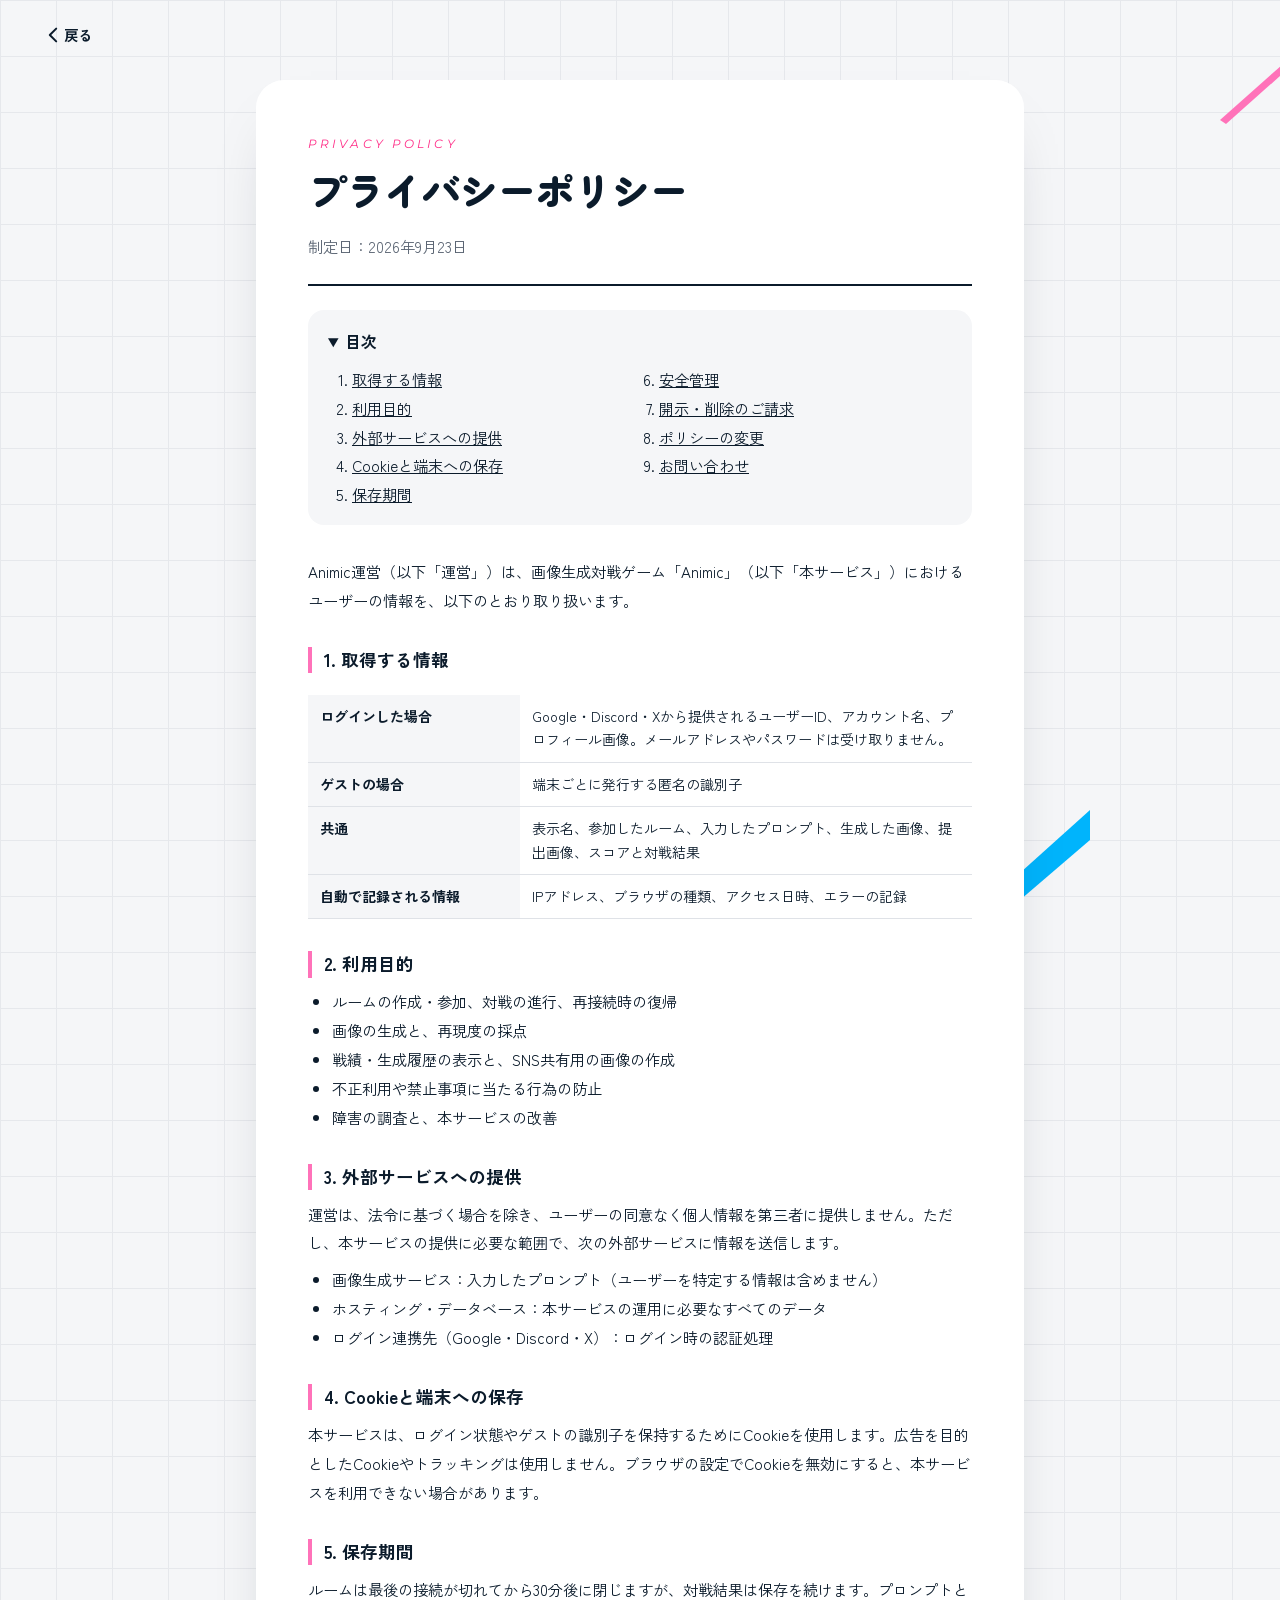
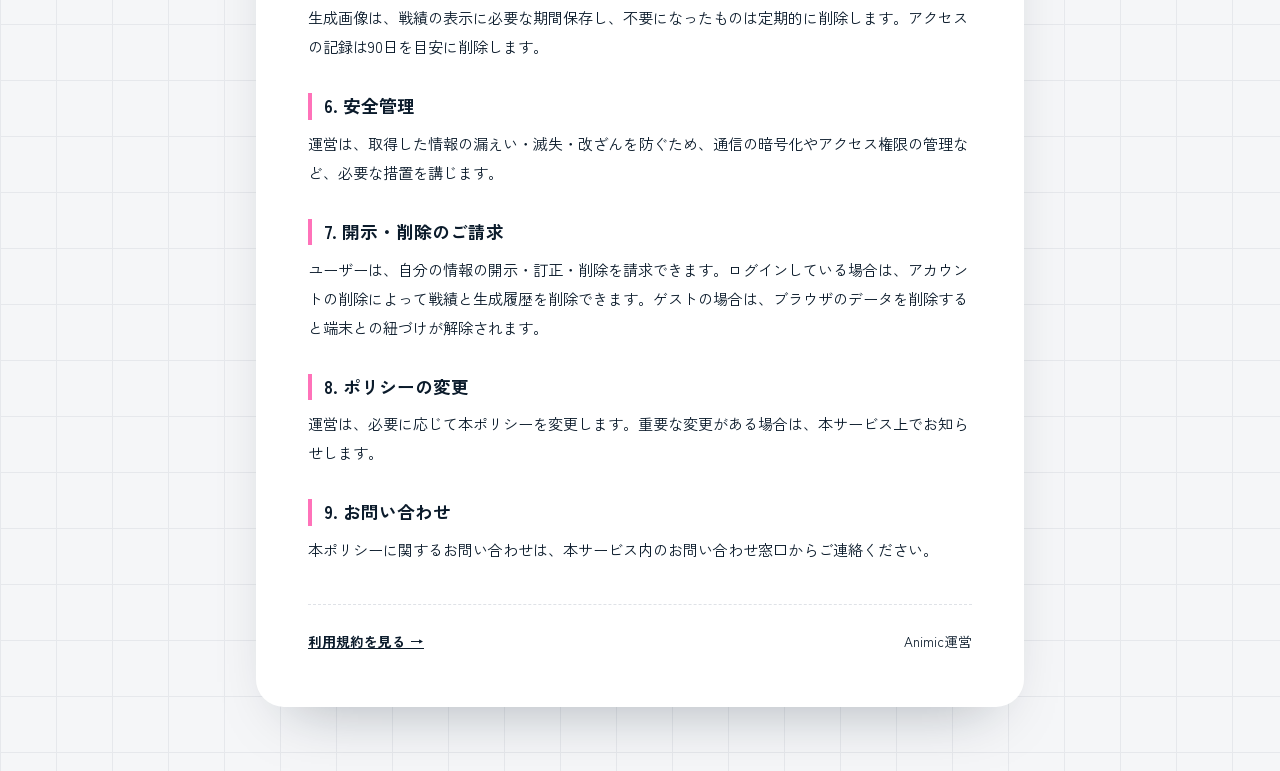
<file: privacy.html>
<!doctype html>
<html lang="ja">
  <head>
    <meta charset="utf-8" />
    <meta name="viewport" content="width=device-width, initial-scale=1, viewport-fit=cover" />
    <link rel="icon" type="image/svg+xml" href="images/animic-favicon.svg" />
    <title>プライバシーポリシー | Animic</title>
    <link rel="preconnect" href="https://fonts.googleapis.com" />
    <link rel="preconnect" href="https://fonts.gstatic.com" crossorigin />
    <link
      rel="stylesheet"
      href="https://fonts.googleapis.com/css2?family=Zen+Maru+Gothic:wght@900&family=Zen+Kaku+Gothic+New:wght@500;700&family=Montserrat:ital,wght@1,500&display=swap"
    />
    <link rel="stylesheet" href="css/common.css" />
    <link rel="stylesheet" href="css/legal.css" />
  </head>
  <body>
    <svg class="deco" viewBox="0 0 1600 900" preserveAspectRatio="xMidYMid slice" aria-hidden="true">
      <path d="M0 180 L90 100 L100 104 L6 190 Z" fill="#00b4fc" />
      <path d="M1380 120 L1470 40 L1476 44 L1386 124 Z" fill="#ff72b9" />
      <path d="M1440 170 L1500 130 L1504 134 L1446 176 Z" fill="#fddb13" />
      <path d="M1150 900 L1250 810 L1250 840 L1180 900 Z" fill="#00b4fc" />
    </svg>

    <button class="back" type="button" data-back="login.html">
      <svg width="10" height="16" viewBox="0 0 12 20" aria-hidden="true">
        <path d="M10 2 L2 10 L10 18" fill="none" stroke="currentColor" stroke-width="2.5" stroke-linecap="round" stroke-linejoin="round" />
      </svg>
      戻る
    </button>

    <!-- スマホだけ: アプリバー -->
    <header class="m-appbar">
      <button class="m-icon-btn" type="button" data-back="login.html" aria-label="戻る">
        <svg width="12" height="20" viewBox="0 0 12 20" aria-hidden="true">
          <path d="M10 2 L2 10 L10 18" fill="none" stroke="currentColor" stroke-width="2.5" stroke-linecap="round" stroke-linejoin="round" />
        </svg>
      </button>
      <p class="m-appbar-title">プライバシーポリシー</p>
    </header>

    <main class="doc-page" id="top">
      <article class="doc">
        <header class="doc-head">
          <p class="eyebrow">PRIVACY POLICY</p>
          <h1>プライバシーポリシー</h1>
          <p class="doc-meta">制定日：2026年9月23日</p>
        </header>


        <details class="doc-toc" open>
          <summary>目次</summary>
          <ol>
            <li><a href="#p1">取得する情報</a></li>
            <li><a href="#p2">利用目的</a></li>
            <li><a href="#p3">外部サービスへの提供</a></li>
            <li><a href="#p4">Cookieと端末への保存</a></li>
            <li><a href="#p5">保存期間</a></li>
            <li><a href="#p6">安全管理</a></li>
            <li><a href="#p7">開示・削除のご請求</a></li>
            <li><a href="#p8">ポリシーの変更</a></li>
            <li><a href="#p9">お問い合わせ</a></li>
          </ol>
        </details>

        <p>Animic運営（以下「運営」）は、画像生成対戦ゲーム「Animic」（以下「本サービス」）におけるユーザーの情報を、以下のとおり取り扱います。</p>

        <section id="p1">
          <h2>1. 取得する情報</h2>
          <div class="table-wrap">
            <table>
              <tbody>
                <tr>
                  <th scope="row">ログインした場合</th>
                  <td>Google・Discord・Xから提供されるユーザーID、アカウント名、プロフィール画像。メールアドレスやパスワードは受け取りません。</td>
                </tr>
                <tr>
                  <th scope="row">ゲストの場合</th>
                  <td>端末ごとに発行する匿名の識別子</td>
                </tr>
                <tr>
                  <th scope="row">共通</th>
                  <td>表示名、参加したルーム、入力したプロンプト、生成した画像、提出画像、スコアと対戦結果</td>
                </tr>
                <tr>
                  <th scope="row">自動で記録される情報</th>
                  <td>IPアドレス、ブラウザの種類、アクセス日時、エラーの記録</td>
                </tr>
              </tbody>
            </table>
          </div>
        </section>

        <section id="p2">
          <h2>2. 利用目的</h2>
          <ul>
            <li>ルームの作成・参加、対戦の進行、再接続時の復帰</li>
            <li>画像の生成と、再現度の採点</li>
            <li>戦績・生成履歴の表示と、SNS共有用の画像の作成</li>
            <li>不正利用や禁止事項に当たる行為の防止</li>
            <li>障害の調査と、本サービスの改善</li>
          </ul>
        </section>

        <section id="p3">
          <h2>3. 外部サービスへの提供</h2>
          <p>運営は、法令に基づく場合を除き、ユーザーの同意なく個人情報を第三者に提供しません。ただし、本サービスの提供に必要な範囲で、次の外部サービスに情報を送信します。</p>
          <ul>
            <li>画像生成サービス：入力したプロンプト（ユーザーを特定する情報は含めません）</li>
            <li>ホスティング・データベース：本サービスの運用に必要なすべてのデータ</li>
            <li>ログイン連携先（Google・Discord・X）：ログイン時の認証処理</li>
          </ul>
        </section>

        <section id="p4">
          <h2>4. Cookieと端末への保存</h2>
          <p>本サービスは、ログイン状態やゲストの識別子を保持するためにCookieを使用します。広告を目的としたCookieやトラッキングは使用しません。ブラウザの設定でCookieを無効にすると、本サービスを利用できない場合があります。</p>
        </section>

        <section id="p5">
          <h2>5. 保存期間</h2>
          <p>ルームは最後の接続が切れてから30分後に閉じますが、対戦結果は保存を続けます。プロンプトと生成画像は、戦績の表示に必要な期間保存し、不要になったものは定期的に削除します。アクセスの記録は90日を目安に削除します。</p>
        </section>

        <section id="p6">
          <h2>6. 安全管理</h2>
          <p>運営は、取得した情報の漏えい・滅失・改ざんを防ぐため、通信の暗号化やアクセス権限の管理など、必要な措置を講じます。</p>
        </section>

        <section id="p7">
          <h2>7. 開示・削除のご請求</h2>
          <p>ユーザーは、自分の情報の開示・訂正・削除を請求できます。ログインしている場合は、アカウントの削除によって戦績と生成履歴を削除できます。ゲストの場合は、ブラウザのデータを削除すると端末との紐づけが解除されます。</p>
        </section>

        <section id="p8">
          <h2>8. ポリシーの変更</h2>
          <p>運営は、必要に応じて本ポリシーを変更します。重要な変更がある場合は、本サービス上でお知らせします。</p>
        </section>

        <section id="p9">
          <h2>9. お問い合わせ</h2>
          <p>本ポリシーに関するお問い合わせは、本サービス内のお問い合わせ窓口からご連絡ください。</p>
        </section>

        <footer class="doc-foot">
          <a href="terms.html">利用規約を見る →</a>
          <span>Animic運営</span>
        </footer>
      </article>
    </main>

    <button class="to-top" type="button" id="to-top" aria-label="ページの先頭へ" hidden>
      <svg width="16" height="10" viewBox="0 0 20 12" aria-hidden="true">
        <path d="M2 10 L10 2 L18 10" fill="none" stroke="currentColor" stroke-width="2.5" stroke-linecap="round" stroke-linejoin="round" />
      </svg>
    </button>

    <script src="js/common.js"></script>
    <script>
      const toTop = document.getElementById("to-top");
      addEventListener("scroll", () => (toTop.hidden = scrollY < 600), { passive: true });
      toTop.addEventListener("click", () => scrollTo({ top: 0, behavior: "smooth" }));
    </script>
  </body>
</html>
</file>
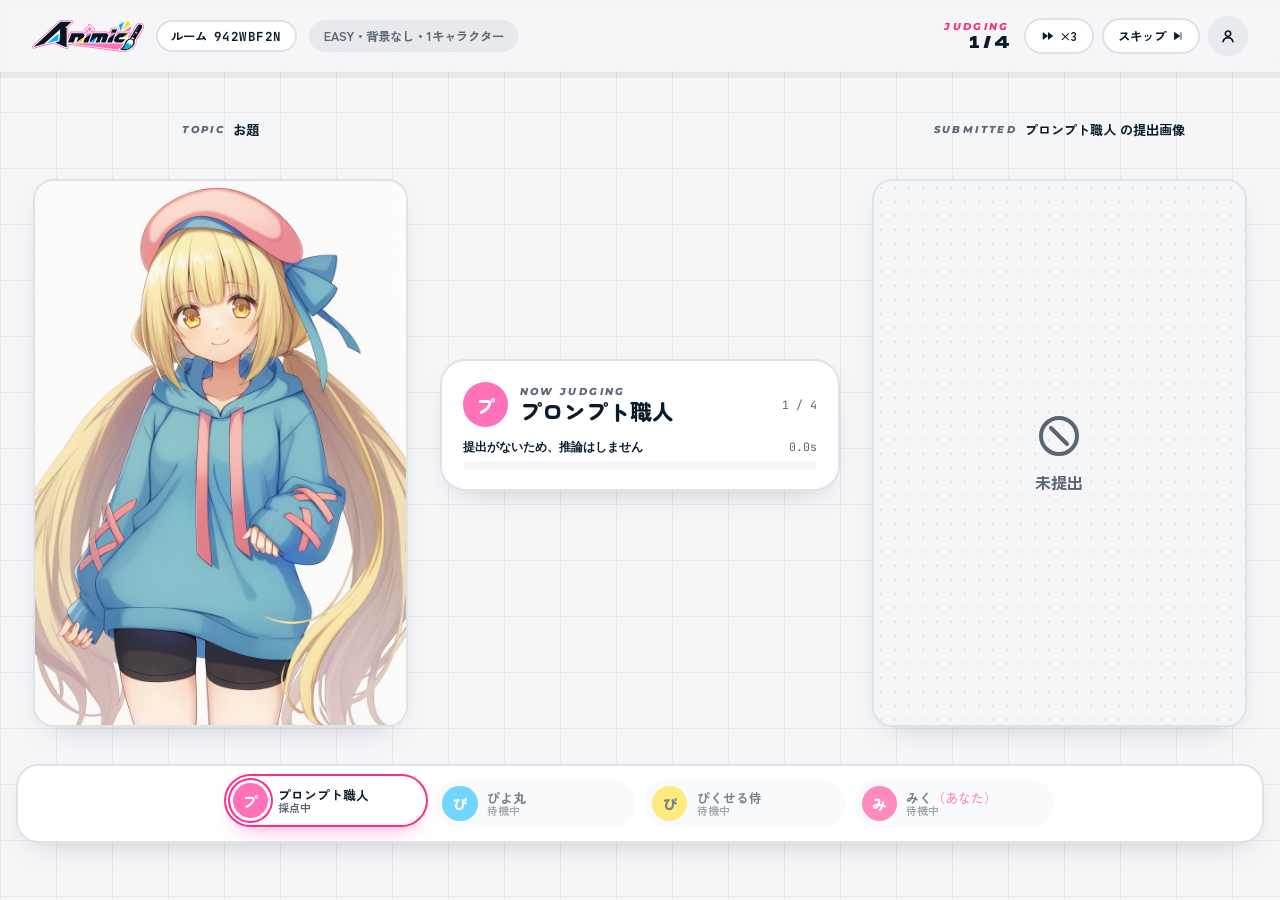
<file: result.html>
<!doctype html>
<html lang="ja">
  <head>
    <meta charset="utf-8" />
    <meta name="viewport" content="width=device-width, initial-scale=1, viewport-fit=cover" />
    <link rel="icon" type="image/svg+xml" href="images/animic-favicon.svg" />
    <title>結果発表 | Animic</title>
    <link rel="preconnect" href="https://fonts.googleapis.com" />
    <link rel="preconnect" href="https://fonts.gstatic.com" crossorigin />
    <link
      rel="stylesheet"
      href="https://fonts.googleapis.com/css2?family=Dela+Gothic+One&family=Zen+Maru+Gothic:wght@900&family=Zen+Kaku+Gothic+New:wght@500;700&family=Montserrat:ital,wght@1,500;1,800&family=JetBrains+Mono:wght@500;700&display=swap"
    />
    <link rel="stylesheet" href="css/common.css" />
    <link rel="stylesheet" href="css/transition.css" />
    <script>
      // 前の画面から塗りつぶして来た場合、描画前に中身を隠す
      try {
        if (sessionStorage.getItem("animic-wipe")) document.documentElement.classList.add("wipe-pending");
      } catch {}
    </script>
    <link rel="stylesheet" href="css/account.css" />
    <link rel="stylesheet" href="css/result.css" />
  </head>
  <body>
    <header class="bar">
      <a href="index.html"><img src="images/animic-logo.svg" alt="Animic トップ" width="2078" height="607" /></a>
      <span class="chip">ルーム <code id="room-code"></code></span>
      <span class="chip chip-level" id="level-chip"></span>
      <div class="bar-right">
        <p class="phase-label" id="phase-label"><span class="eyebrow">Judging</span><b id="phase-count">1 / 4</b></p>
        <button class="ctl" type="button" id="fast" aria-pressed="false" title="採点の演出を3倍の速さで見る">
          <svg width="14" height="14" viewBox="0 0 24 24" fill="currentColor" aria-hidden="true"><path d="M3 5l9 7-9 7zm9 0 9 7-9 7z" /></svg>×3
        </button>
        <button class="ctl" type="button" id="skip">
          スキップ
          <svg width="12" height="12" viewBox="0 0 20 16" fill="currentColor" stroke="currentColor" stroke-width="1.4" stroke-linejoin="round" aria-hidden="true"><path d="M4 2 13 8l-9 6V2Zm11 0v12" /></svg>
        </button>
        <span id="bar-account"></span>
      </div>
    </header>
    <div class="track" aria-hidden="true"><i id="track"></i></div>

    <!-- 採点ステージ: 一人ずつ、推論（約15秒）を見せてから点数を出す -->
    <main class="stage" id="stage" aria-live="polite">
      <div class="col col-topic">
        <p class="col-label"><span class="eyebrow">Topic</span>お題</p>
        <figure class="frame" id="topic-frame"></figure>
      </div>
      <section class="panel" id="panel" aria-label="採点"></section>
      <div class="col col-mine">
        <p class="col-label"><span class="eyebrow">Submitted</span><span id="mine-label">提出画像</span></p>
        <figure class="frame" id="mine-frame"></figure>
      </div>
    </main>
    <div class="rail" id="rail" aria-label="採点の順番"></div>

    <!-- 最終結果 -->
    <section class="final" id="final" hidden>
      <div class="burst" aria-hidden="true">
        <span style="left: 4%; width: 7rem; background: var(--cyan)"></span>
        <span style="left: 13%; width: 1.4rem; background: var(--yellow); animation-delay: 0.08s"></span>
        <span style="right: 10%; width: 6rem; background: var(--pink); animation-delay: 0.16s"></span>
        <span style="right: 4%; width: 1.2rem; background: var(--yellow); animation-delay: 0.24s"></span>
      </div>
      <div class="verdict">
        <p class="eyebrow">Final result</p>
        <h1 id="verdict-title">1st!</h1>
        <p id="verdict-sub"></p>
      </div>
      <div class="podium" id="podium" style="margin-top: 1.4rem"></div>
      <ol class="ranking" id="ranking" aria-label="順位"></ol>
      <!-- 戦績: ゲストにはログインして残す案内、ログイン中は保存したことを出す -->
      <div class="save-box" id="save-box" hidden></div>
      <div class="actions">
        <button class="pill pill-pink" type="button" id="rematch">同じメンバーで再戦</button>
        <button class="pill pill-x" type="button" id="share">
          <svg width="16" height="16" viewBox="0 0 24 24" fill="currentColor" aria-hidden="true"><path d="M18.901 1.153h3.68l-8.04 9.19L24 22.846h-7.406l-5.8-7.584-6.638 7.584H.474l8.6-9.83L0 1.154h7.594l5.243 6.932ZM17.61 20.644h2.039L6.486 3.24H4.298Z" /></svg>
          結果をシェア
        </button>
        <button class="pill" type="button" id="home">トップへ戻る</button>
      </div>
    </section>

    <script src="js/common.js"></script>
    <script src="js/art.js"></script>
    <script src="js/result.js"></script>
  </body>
</html>
</file>
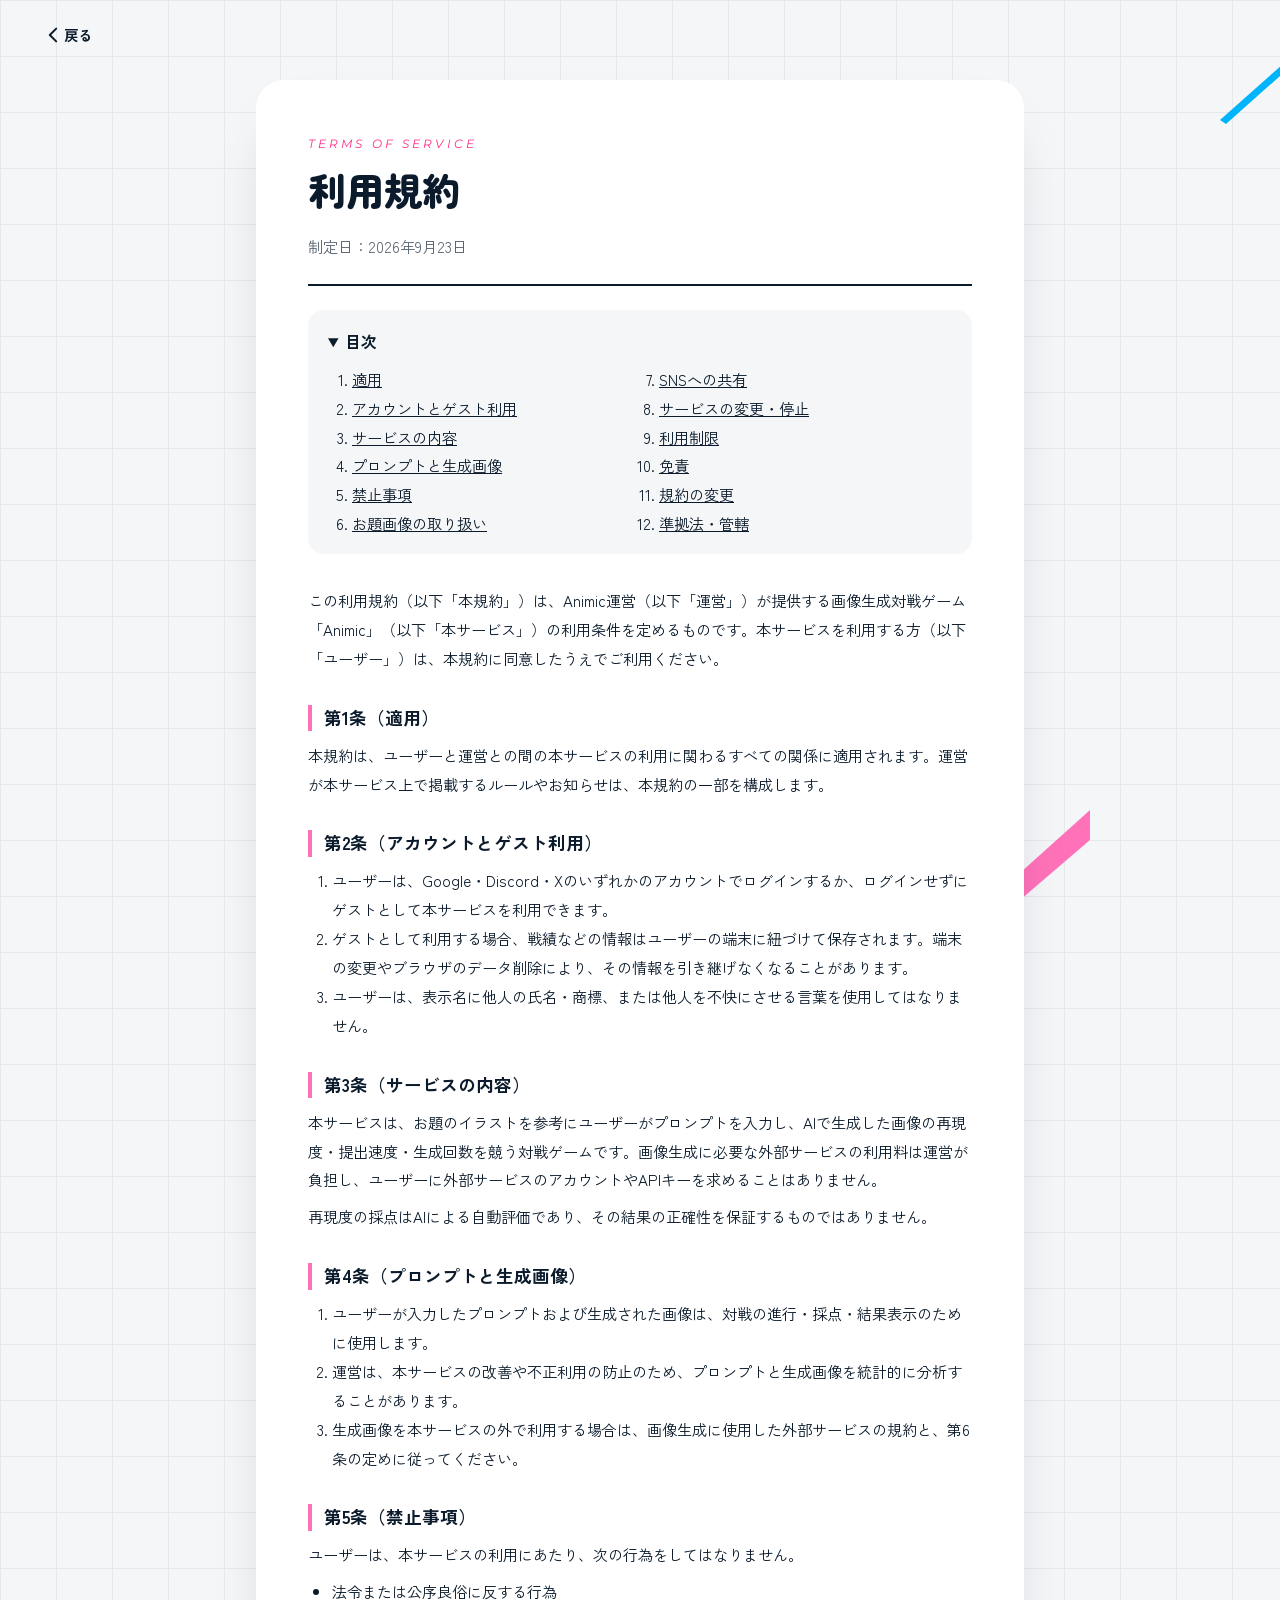
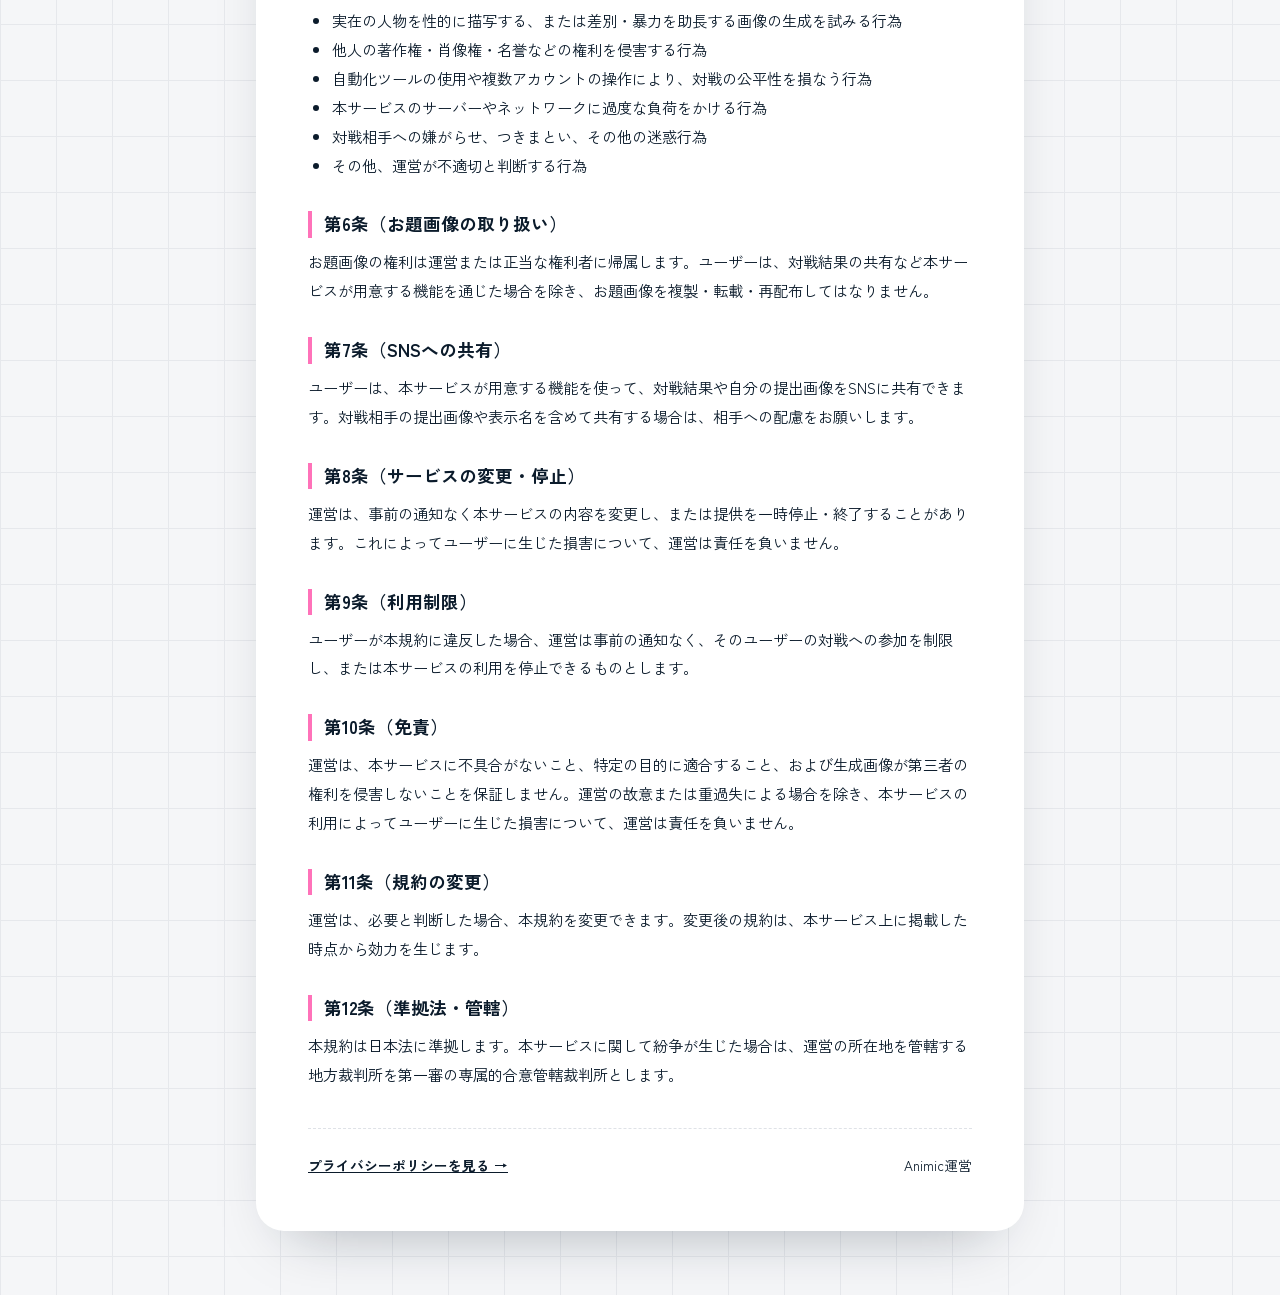
<file: terms.html>
<!doctype html>
<html lang="ja">
  <head>
    <meta charset="utf-8" />
    <meta name="viewport" content="width=device-width, initial-scale=1, viewport-fit=cover" />
    <link rel="icon" type="image/svg+xml" href="images/animic-favicon.svg" />
    <title>利用規約 | Animic</title>
    <link rel="preconnect" href="https://fonts.googleapis.com" />
    <link rel="preconnect" href="https://fonts.gstatic.com" crossorigin />
    <link
      rel="stylesheet"
      href="https://fonts.googleapis.com/css2?family=Zen+Maru+Gothic:wght@900&family=Zen+Kaku+Gothic+New:wght@500;700&family=Montserrat:ital,wght@1,500&display=swap"
    />
    <link rel="stylesheet" href="css/common.css" />
    <link rel="stylesheet" href="css/legal.css" />
  </head>
  <body>
    <svg class="deco" viewBox="0 0 1600 900" preserveAspectRatio="xMidYMid slice" aria-hidden="true">
      <path d="M0 180 L90 100 L100 104 L6 190 Z" fill="#ff72b9" />
      <path d="M1380 120 L1470 40 L1476 44 L1386 124 Z" fill="#00b4fc" />
      <path d="M1440 170 L1500 130 L1504 134 L1446 176 Z" fill="#fddb13" />
      <path d="M1150 900 L1250 810 L1250 840 L1180 900 Z" fill="#ff72b9" />
    </svg>

    <button class="back" type="button" data-back="login.html">
      <svg width="10" height="16" viewBox="0 0 12 20" aria-hidden="true">
        <path d="M10 2 L2 10 L10 18" fill="none" stroke="currentColor" stroke-width="2.5" stroke-linecap="round" stroke-linejoin="round" />
      </svg>
      戻る
    </button>

    <!-- スマホだけ: アプリバー -->
    <header class="m-appbar">
      <button class="m-icon-btn" type="button" data-back="login.html" aria-label="戻る">
        <svg width="12" height="20" viewBox="0 0 12 20" aria-hidden="true">
          <path d="M10 2 L2 10 L10 18" fill="none" stroke="currentColor" stroke-width="2.5" stroke-linecap="round" stroke-linejoin="round" />
        </svg>
      </button>
      <p class="m-appbar-title">利用規約</p>
    </header>

    <main class="doc-page" id="top">
      <article class="doc">
        <header class="doc-head">
          <p class="eyebrow">TERMS OF SERVICE</p>
          <h1>利用規約</h1>
          <p class="doc-meta">制定日：2026年9月23日</p>
        </header>


        <details class="doc-toc" open>
          <summary>目次</summary>
          <ol>
            <li><a href="#t1">適用</a></li>
            <li><a href="#t2">アカウントとゲスト利用</a></li>
            <li><a href="#t3">サービスの内容</a></li>
            <li><a href="#t4">プロンプトと生成画像</a></li>
            <li><a href="#t5">禁止事項</a></li>
            <li><a href="#t6">お題画像の取り扱い</a></li>
            <li><a href="#t7">SNSへの共有</a></li>
            <li><a href="#t8">サービスの変更・停止</a></li>
            <li><a href="#t9">利用制限</a></li>
            <li><a href="#t10">免責</a></li>
            <li><a href="#t11">規約の変更</a></li>
            <li><a href="#t12">準拠法・管轄</a></li>
          </ol>
        </details>

        <p>この利用規約（以下「本規約」）は、Animic運営（以下「運営」）が提供する画像生成対戦ゲーム「Animic」（以下「本サービス」）の利用条件を定めるものです。本サービスを利用する方（以下「ユーザー」）は、本規約に同意したうえでご利用ください。</p>

        <section id="t1">
          <h2>第1条（適用）</h2>
          <p>本規約は、ユーザーと運営との間の本サービスの利用に関わるすべての関係に適用されます。運営が本サービス上で掲載するルールやお知らせは、本規約の一部を構成します。</p>
        </section>

        <section id="t2">
          <h2>第2条（アカウントとゲスト利用）</h2>
          <ol>
            <li>ユーザーは、Google・Discord・Xのいずれかのアカウントでログインするか、ログインせずにゲストとして本サービスを利用できます。</li>
            <li>ゲストとして利用する場合、戦績などの情報はユーザーの端末に紐づけて保存されます。端末の変更やブラウザのデータ削除により、その情報を引き継げなくなることがあります。</li>
            <li>ユーザーは、表示名に他人の氏名・商標、または他人を不快にさせる言葉を使用してはなりません。</li>
          </ol>
        </section>

        <section id="t3">
          <h2>第3条（サービスの内容）</h2>
          <p>本サービスは、お題のイラストを参考にユーザーがプロンプトを入力し、AIで生成した画像の再現度・提出速度・生成回数を競う対戦ゲームです。画像生成に必要な外部サービスの利用料は運営が負担し、ユーザーに外部サービスのアカウントやAPIキーを求めることはありません。</p>
          <p>再現度の採点はAIによる自動評価であり、その結果の正確性を保証するものではありません。</p>
        </section>

        <section id="t4">
          <h2>第4条（プロンプトと生成画像）</h2>
          <ol>
            <li>ユーザーが入力したプロンプトおよび生成された画像は、対戦の進行・採点・結果表示のために使用します。</li>
            <li>運営は、本サービスの改善や不正利用の防止のため、プロンプトと生成画像を統計的に分析することがあります。</li>
            <li>生成画像を本サービスの外で利用する場合は、画像生成に使用した外部サービスの規約と、第6条の定めに従ってください。</li>
          </ol>
        </section>

        <section id="t5">
          <h2>第5条（禁止事項）</h2>
          <p>ユーザーは、本サービスの利用にあたり、次の行為をしてはなりません。</p>
          <ul>
            <li>法令または公序良俗に反する行為</li>
            <li>実在の人物を性的に描写する、または差別・暴力を助長する画像の生成を試みる行為</li>
            <li>他人の著作権・肖像権・名誉などの権利を侵害する行為</li>
            <li>自動化ツールの使用や複数アカウントの操作により、対戦の公平性を損なう行為</li>
            <li>本サービスのサーバーやネットワークに過度な負荷をかける行為</li>
            <li>対戦相手への嫌がらせ、つきまとい、その他の迷惑行為</li>
            <li>その他、運営が不適切と判断する行為</li>
          </ul>
        </section>

        <section id="t6">
          <h2>第6条（お題画像の取り扱い）</h2>
          <p>お題画像の権利は運営または正当な権利者に帰属します。ユーザーは、対戦結果の共有など本サービスが用意する機能を通じた場合を除き、お題画像を複製・転載・再配布してはなりません。</p>
        </section>

        <section id="t7">
          <h2>第7条（SNSへの共有）</h2>
          <p>ユーザーは、本サービスが用意する機能を使って、対戦結果や自分の提出画像をSNSに共有できます。対戦相手の提出画像や表示名を含めて共有する場合は、相手への配慮をお願いします。</p>
        </section>

        <section id="t8">
          <h2>第8条（サービスの変更・停止）</h2>
          <p>運営は、事前の通知なく本サービスの内容を変更し、または提供を一時停止・終了することがあります。これによってユーザーに生じた損害について、運営は責任を負いません。</p>
        </section>

        <section id="t9">
          <h2>第9条（利用制限）</h2>
          <p>ユーザーが本規約に違反した場合、運営は事前の通知なく、そのユーザーの対戦への参加を制限し、または本サービスの利用を停止できるものとします。</p>
        </section>

        <section id="t10">
          <h2>第10条（免責）</h2>
          <p>運営は、本サービスに不具合がないこと、特定の目的に適合すること、および生成画像が第三者の権利を侵害しないことを保証しません。運営の故意または重過失による場合を除き、本サービスの利用によってユーザーに生じた損害について、運営は責任を負いません。</p>
        </section>

        <section id="t11">
          <h2>第11条（規約の変更）</h2>
          <p>運営は、必要と判断した場合、本規約を変更できます。変更後の規約は、本サービス上に掲載した時点から効力を生じます。</p>
        </section>

        <section id="t12">
          <h2>第12条（準拠法・管轄）</h2>
          <p>本規約は日本法に準拠します。本サービスに関して紛争が生じた場合は、運営の所在地を管轄する地方裁判所を第一審の専属的合意管轄裁判所とします。</p>
        </section>

        <footer class="doc-foot">
          <a href="privacy.html">プライバシーポリシーを見る →</a>
          <span>Animic運営</span>
        </footer>
      </article>
    </main>

    <button class="to-top" type="button" id="to-top" aria-label="ページの先頭へ" hidden>
      <svg width="16" height="10" viewBox="0 0 20 12" aria-hidden="true">
        <path d="M2 10 L10 2 L18 10" fill="none" stroke="currentColor" stroke-width="2.5" stroke-linecap="round" stroke-linejoin="round" />
      </svg>
    </button>

    <script src="js/common.js"></script>
    <script>
      const toTop = document.getElementById("to-top");
      addEventListener("scroll", () => (toTop.hidden = scrollY < 600), { passive: true });
      toTop.addEventListener("click", () => scrollTo({ top: 0, behavior: "smooth" }));
    </script>
  </body>
</html>
</file>
<file: css/transition.css>
/* 画面遷移: 3色の帯が斜めに塗り重なり、次の画面で抜けていく */

/* 遷移先の読み込み中は中身を隠し、ピンク一色にしておく（ちらつき防止） */
html.wipe-pending,
html.wipe-pending body {
  background: #ff2d87;
}

html.wipe-pending body > :not(.wipe) {
  visibility: hidden;
}

.wipe {
  position: fixed;
  inset: 0;
  z-index: 100;
  overflow: hidden;
  pointer-events: none;
}

.wipe-band {
  position: absolute;
  top: -25%;
  left: -30%;
  width: 160%;
  height: 150%;
  transform: translateX(-120%) skewX(-18deg);
}

/* 縦長の画面: 傾けた帯の上端は右へ、下端は左へ高さの約0.24倍ずれるので、
   高さに合わせて横に広げ、左上と右下の角まで塗る */
@media (orientation: portrait) {
  .wipe-band {
    left: calc(-30% - 30vh);
    width: calc(160% + 60vh);
  }
}

.wipe-band:nth-child(1) {
  background: #00b4fc;
}

.wipe-band:nth-child(2) {
  background: #fddb13;
}

.wipe-band:nth-child(3) {
  background: #ff2d87;
}

.wipe-logo {
  position: absolute;
  top: 50%;
  left: 50%;
  width: clamp(6rem, 18vw, 9rem);
  height: auto;
  translate: -50% -50%;
  scale: 0;
  filter: drop-shadow(0 10px 0 rgb(11 27 43 / 0.25));
}

/* 1. 塗る（遷移元） */
.wipe.is-in .wipe-band {
  animation: band-in 0.75s cubic-bezier(0.65, 0, 0.35, 1) forwards;
}

.wipe.is-in .wipe-band:nth-child(2) {
  animation-delay: 0.14s;
}

.wipe.is-in .wipe-band:nth-child(3) {
  animation-delay: 0.28s;
}

.wipe.is-in .wipe-logo {
  animation: logo-pop 0.5s cubic-bezier(0.3, 1.6, 0.5, 1) 0.9s forwards;
}

@keyframes band-in {
  to {
    transform: translateX(0) skewX(-18deg);
  }
}

@keyframes logo-pop {
  0% {
    scale: 0;
    rotate: -30deg;
  }
  100% {
    scale: 1;
    rotate: 0deg;
  }
}

/* 2. 塗りつぶしたまま待つ（遷移先の読み込み中） */
.wipe.is-cover .wipe-band,
.wipe.is-out .wipe-band {
  transform: translateX(0) skewX(-18deg);
}

.wipe.is-cover .wipe-logo,
.wipe.is-out .wipe-logo {
  scale: 1;
}

/* 3. 抜ける（遷移先） */
.wipe.is-out .wipe-logo {
  animation: logo-out 0.35s ease-in forwards;
}

.wipe.is-out .wipe-band {
  animation: band-out 0.75s cubic-bezier(0.65, 0, 0.35, 1) forwards;
}

.wipe.is-out .wipe-band:nth-child(3) {
  animation-delay: 0.25s;
}

.wipe.is-out .wipe-band:nth-child(2) {
  animation-delay: 0.39s;
}

.wipe.is-out .wipe-band:nth-child(1) {
  animation-delay: 0.53s;
}

@keyframes band-out {
  to {
    transform: translateX(120%) skewX(-18deg);
  }
}

@keyframes logo-out {
  to {
    scale: 0.4;
    opacity: 0;
    rotate: 20deg;
  }
}

/* 4. 遷移先の中身: カードが下から弾んで現れ、中身が順に出てくる */
.is-entering .card {
  animation: card-rise 0.8s cubic-bezier(0.2, 0.9, 0.3, 1.15) 0.6s both;
}

.is-entering .card > * {
  animation: item-rise 0.5s ease-out both;
  animation-delay: calc(0.85s + var(--i, 0) * 0.07s);
}

@keyframes card-rise {
  from {
    opacity: 0;
    transform: translateY(3rem) rotate(-3deg) scale(0.94);
  }
}

@keyframes item-rise {
  from {
    opacity: 0;
    transform: translateY(0.8rem);
  }
}

/* 押したボタンを一瞬つぶす */
.is-pressed {
  animation: press 0.35s ease;
}

@keyframes press {
  40% {
    transform: scale(0.94);
  }
}

@media (prefers-reduced-motion: reduce) {
  .wipe {
    display: none;
  }
  .is-entering .card,
  .is-entering .card > * {
    animation: none;
  }
}

/* ---------- ルーム作成: コードがスロットのように回って確定する ---------- */
.wipe.has-room .wipe-logo {
  display: none;
}

.wipe-room {
  position: absolute;
  inset: 0;
  display: grid;
  place-content: center;
  justify-items: center;
  gap: 1.25rem;
  padding: 16px;
  color: #fff;
  text-align: center;
  opacity: 0;
}

.wipe.is-in .wipe-room {
  animation: room-in 0.4s ease-out 0.95s forwards;
}

.wipe.is-cover .wipe-room,
.wipe.is-out .wipe-room {
  opacity: 1;
}

.wipe.is-out .wipe-room {
  animation: room-out 0.35s ease-in forwards;
}

@keyframes room-in {
  from {
    opacity: 0;
    transform: translateY(1.5rem);
  }
  to {
    opacity: 1;
    transform: none;
  }
}

@keyframes room-out {
  to {
    opacity: 0;
    transform: scale(0.9);
  }
}

.wipe-room-label {
  margin: 0;
  font-family: "Zen Maru Gothic", "Hiragino Maru Gothic ProN", sans-serif;
  font-weight: 900;
  font-size: clamp(1.2rem, 4.5vw, 1.7rem);
  letter-spacing: 0.06em;
}

.wipe-code {
  display: grid;
  grid-template-columns: repeat(8, clamp(2.1rem, 9.5vw, 3.6rem));
  gap: clamp(0.25rem, 1vw, 0.5rem);
}

.wipe-code span {
  display: grid;
  place-items: center;
  aspect-ratio: 3 / 4;
  border-radius: 0.6rem;
  background: #fff;
  color: #0b1b2b;
  font-family: "JetBrains Mono", ui-monospace, Menlo, monospace;
  font-weight: 700;
  font-size: clamp(1.2rem, 5vw, 2rem);
  line-height: 1;
  box-shadow: 0 5px 0 rgb(11 27 43 / 0.35);
}

.wipe-code span.is-spinning {
  color: #b5bcc6;
}

.wipe-code span.is-set {
  animation: char-set 0.35s cubic-bezier(0.3, 1.6, 0.5, 1);
}

@keyframes char-set {
  0% {
    scale: 1.3;
    background: #fddb13;
  }
  100% {
    scale: 1;
  }
}

.wipe-room-sub {
  margin: 0;
  min-height: 1.5em;
  font-size: 0.9rem;
  font-weight: 700;
  opacity: 0.9;
}

/* ルーム作成の演出を飛ばすボタン（画面下部の中央）。枠線やリングは付けず、暗めの半透明にする */
.wipe-skip {
  position: absolute;
  z-index: 1;
  left: 50%;
  bottom: calc(clamp(1.5rem, 5vh, 2.5rem) + env(safe-area-inset-bottom, 0px));
  display: inline-flex;
  align-items: center;
  gap: 0.6rem;
  padding: 0.7rem 1.1rem 0.7rem 1.4rem;
  border: 0;
  border-radius: 999px;
  background: rgb(11 27 43 / 0.55);
  color: #fff;
  font-family: "Zen Kaku Gothic New", "Hiragino Sans", sans-serif;
  font-size: 0.95rem;
  font-weight: 700;
  letter-spacing: 0.08em;
  cursor: pointer;
  pointer-events: auto;
  opacity: 0;
  translate: -50% 0;
  transition: background 0.2s, scale 0.16s ease;
}

.wipe.is-in .wipe-skip {
  animation: room-in 0.4s ease-out 0.95s forwards;
}

/* フォーカス中・カーソルを合わせたときは、リングの代わりに背景をさらに暗くする */
.wipe-skip:hover,
.wipe-skip:focus-visible {
  background: rgb(11 27 43 / 0.8);
  scale: 1.04;
}

.wipe-skip:active {
  scale: 0.96;
}

.wipe-skip svg {
  width: 1rem;
  height: 1rem;
  fill: currentColor;
  stroke: currentColor;
  stroke-width: 1.4;
  stroke-linecap: round;
  stroke-linejoin: round;
  transition: translate 0.16s ease;
}

.wipe-skip:hover svg,
.wipe-skip:focus-visible svg {
  translate: 2px 0;
}

.wipe-skip:focus,
.wipe-skip:focus-visible {
  outline: none;
}

.wipe-skip:disabled {
  opacity: 0 !important;
}

/* 遷移先で順に出てくる要素（ロビーのパネルなど） */
.is-entering [data-enter] {
  animation: card-rise 0.8s cubic-bezier(0.2, 0.9, 0.3, 1.15) both;
  animation-delay: calc(0.6s + var(--i, 0) * 0.12s);
}

.is-entering .code span {
  animation: char-pop 0.45s cubic-bezier(0.3, 1.6, 0.5, 1) both;
  animation-delay: calc(1.1s + var(--c, 0) * 0.05s);
}

/* 画面下に固定した要素を含むパネルは、位置を動かさずフェードだけにする
   （transform をかけると固定位置の基準がパネルに変わってしまうため） */
@media (max-width: 820px) {
  .is-entering [data-enter="fade"] {
    animation-name: fade-in;
  }
}

@keyframes fade-in {
  from {
    opacity: 0;
  }
}

@keyframes char-pop {
  from {
    opacity: 0;
    scale: 0.4;
  }
}

@media (prefers-reduced-motion: reduce) {
  .is-entering [data-enter],
  .is-entering .code span {
    animation: none;
  }
}
</file>
<file: css/account.css>
/* アカウント: ヘッダーの「ログイン」とアバター、押すと開くメニュー（js/common.js の mountAccount）。
   common.css を読み込まない画面（トップ）でも使うので、色と書体はここで持つ */
.account {
  --acc-ink: #0b1b2b;
  --acc-muted: #5b6573;
  --acc-line: #dfe2e7;
  --acc-ground: #f5f6f8;
  --acc-pink: #ff2d87;
  --acc-pink-soft: #ff72b9;
  --acc-round: "Zen Maru Gothic", "Hiragino Maru Gothic ProN", "Yu Gothic", sans-serif;
  --acc-latin: "Montserrat", "Helvetica Neue", Arial, sans-serif;
  --acc-mono: "JetBrains Mono", ui-monospace, Menlo, monospace;
  position: relative;
  display: inline-flex;
}

.account-login {
  display: inline-flex;
  align-items: center;
  gap: 0.4rem;
  height: 2.5rem;
  padding: 0 0.95rem;
  border: 0;
  border-radius: 999px;
  background: rgb(11 27 43 / 0.06);
  color: var(--acc-ink);
  font: inherit;
  font-size: 0.85rem;
  font-weight: 700;
  letter-spacing: 0.04em;
  white-space: nowrap;
  cursor: pointer;
  transition: background 0.15s;
}

.account-login:hover {
  background: rgb(11 27 43 / 0.12);
}

/* 幅の狭いバーでは人のアイコンだけ */
.account-login.is-compact {
  width: 2.5rem;
  padding: 0;
  justify-content: center;
}

.account-login.is-compact span {
  display: none;
}

.account-avatar {
  position: relative;
  width: 2.5rem;
  height: 2.5rem;
  padding: 0;
  border: 0;
  border-radius: 50%;
  background: none;
  cursor: pointer;
}

.account-initial {
  display: grid;
  place-items: center;
  width: 100%;
  height: 100%;
  border-radius: 50%;
  background: linear-gradient(135deg, var(--acc-pink-soft), var(--acc-pink));
  color: #fff;
  font-family: var(--acc-round);
  font-weight: 900;
  font-size: 1rem;
  box-shadow: 0 0 0 2.5px #fff, 0 0 0 4.5px var(--acc-pink-soft);
}

/* イラスト・画像のアイコン */
.account-initial.has-image,
.profile-avatar.has-image {
  overflow: hidden;
  background: #fff;
}

.account-initial img,
.profile-avatar img {
  display: block;
  width: 100%;
  height: 100%;
  border-radius: 50%;
  object-fit: cover;
}

.account-initial.is-lg {
  flex: none;
  width: 2.75rem;
  height: 2.75rem;
  box-shadow: none;
  font-size: 1.15rem;
}

/* ログインに使ったサービスの小さな印 */
.account-badge {
  position: absolute;
  right: -0.3rem;
  bottom: -0.3rem;
  display: grid;
  place-items: center;
  width: 1.15rem;
  height: 1.15rem;
  padding: 0.15rem;
  border-radius: 50%;
  background: #fff;
  box-shadow: 0 1px 4px rgb(11 27 43 / 0.25);
}

.account-badge svg,
.acc-prov svg {
  display: block;
  width: 100%;
  height: 100%;
}

.account-menu {
  position: absolute;
  top: calc(100% + 0.75rem);
  right: 0;
  z-index: 30;
  display: grid;
  gap: 0.85rem;
  width: 17.5rem;
  padding: 1.1rem;
  border: 2px solid var(--acc-line);
  border-radius: 1.25rem;
  background: #fff;
  box-shadow: 0 24px 48px -24px rgb(11 27 43 / 0.45);
  text-align: left;
  animation: acc-pop 0.18s cubic-bezier(0.2, 0.9, 0.3, 1);
}

@keyframes acc-pop {
  from {
    opacity: 0;
    transform: translateY(-6px) scale(0.98);
  }
}

.acc-head {
  display: flex;
  align-items: center;
  gap: 0.7rem;
}

.acc-head > span:last-child {
  display: grid;
  gap: 0.15rem;
  min-width: 0;
}

.acc-head b {
  font-family: var(--acc-round);
  font-weight: 900;
  font-size: 1.05rem;
  overflow: hidden;
  text-overflow: ellipsis;
  white-space: nowrap;
}

.acc-head small {
  display: flex;
  align-items: center;
  gap: 0.3rem;
  color: var(--acc-muted);
  font-size: 0.75rem;
}

.acc-prov {
  width: 0.85rem;
  height: 0.85rem;
}

.acc-stats {
  display: grid;
  grid-template-columns: 1fr 1fr;
  gap: 0.5rem;
}

.acc-stats span {
  display: flex;
  align-items: baseline;
  justify-content: center;
  gap: 0.25rem;
  padding: 0.5rem;
  border-radius: 0.8rem;
  background: var(--acc-ground);
  color: var(--acc-muted);
  font-size: 0.75rem;
  font-weight: 700;
}

.acc-stats b {
  color: var(--acc-ink);
  font-family: var(--acc-latin);
  font-style: italic;
  font-weight: 800;
  font-size: 1.25rem;
}

.acc-label {
  margin: 0 0 -0.45rem;
  color: var(--acc-pink);
  font-family: var(--acc-latin);
  font-style: italic;
  font-weight: 800;
  font-size: 0.65rem;
  letter-spacing: 0.2em;
  text-transform: uppercase;
}

.acc-history {
  display: grid;
  gap: 0.35rem;
  margin: 0;
  padding: 0;
  list-style: none;
}

.acc-history li {
  display: grid;
  grid-template-columns: 2.6rem minmax(0, 1fr) auto;
  align-items: center;
  gap: 0.5rem;
  padding: 0.45rem 0.6rem;
  border-radius: 0.75rem;
  background: var(--acc-ground);
}

.acc-rank {
  font-family: var(--acc-latin);
  font-style: italic;
  font-weight: 800;
  font-size: 0.85rem;
  color: var(--acc-muted);
}

.acc-rank.is-win {
  color: var(--acc-pink);
}

.acc-what {
  display: grid;
  min-width: 0;
  font-size: 0.78rem;
}

.acc-what small {
  color: var(--acc-muted);
  font-size: 0.68rem;
}

.acc-pt {
  font-family: var(--acc-mono);
  font-size: 0.85rem;
}

.acc-pt small {
  margin-left: 0.1rem;
  font-size: 0.65rem;
  color: var(--acc-muted);
}

.acc-empty {
  margin: 0;
  padding: 0.75rem;
  border-radius: 0.75rem;
  background: var(--acc-ground);
  color: var(--acc-muted);
  text-align: center;
  font-size: 0.78rem;
  line-height: 1.6;
}

.acc-foot {
  display: flex;
  align-items: center;
  justify-content: space-between;
  gap: 0.5rem;
  padding-top: 0.75rem;
  border-top: 1px dashed var(--acc-line);
}

.acc-mypage {
  display: inline-flex;
  align-items: center;
  gap: 0.4rem;
  padding: 0.5rem 0.95rem;
  border-radius: 999px;
  background: var(--acc-ink);
  color: #fff;
  font-size: 0.82rem;
  font-weight: 700;
  text-decoration: none;
}

.acc-mypage:hover {
  background: var(--acc-pink);
}

.acc-logout {
  padding: 0.3rem 0;
  border: 0;
  background: none;
  color: var(--acc-muted);
  font: inherit;
  font-size: 0.8rem;
  font-weight: 700;
  text-decoration: underline;
  text-underline-offset: 3px;
  cursor: pointer;
}

.acc-logout:hover {
  color: var(--acc-pink);
}
</file>
<file: css/index.css>
:root {
  --ground: #f5f6f8;
  --grid: #e6e8ec;
  --ink: #0b1b2b;
  --muted: #3b4654;
  --pink: #ff2d87;
  --pink-soft: #ff72b9;
  --cyan: #00b4fc;
  --yellow: #fddb13;
  --display: "Dela Gothic One", "Zen Maru Gothic", "Hiragino Sans", sans-serif;
  --round: "Zen Maru Gothic", "Hiragino Maru Gothic ProN", "Yu Gothic", sans-serif;
  --body: "Zen Kaku Gothic New", "Hiragino Sans", "Yu Gothic", system-ui, sans-serif;
  --latin: "Montserrat", "Helvetica Neue", Arial, sans-serif;
  /* 「遊び方」の白い帯の斜めの高さ。ヒーローの背景の帯もここまで伸ばす */
  --slant: clamp(2.5rem, 7vw, 6rem);
  /* カードの縁と影: 対戦画面・ロビーと同じ、淡い縁とやわらかい影 */
  --edge: #dfe2e7;
  --lift: 0 12px 32px -20px rgb(11 27 43 / 0.35);
}

* {
  box-sizing: border-box;
}

body {
  margin: 0;
  overflow-x: hidden;
  color: var(--ink);
  font-family: var(--body);
  background-color: var(--ground);
  background-image:
    linear-gradient(var(--grid) 1px, transparent 1px),
    linear-gradient(90deg, var(--grid) 1px, transparent 1px);
  background-size: 56px 56px;
}

/* ---------- nav ---------- */
.nav {
  position: fixed;
  top: 0;
  right: 0;
  z-index: 10;
  display: flex;
  align-items: center;
  gap: clamp(1rem, 3.5vw, 3.5rem);
  padding: 1.4rem clamp(1.25rem, 4vw, 4.5rem);
  background: #fff;
  border-bottom-left-radius: 1.5rem;
  box-shadow: 0 10px 30px -18px rgb(11 27 43 / 0.25);
}

.nav a {
  position: relative;
  padding-block: 0.5rem;
  color: var(--ink);
  font-weight: 700;
  font-size: 0.95rem;
  letter-spacing: 0.04em;
  text-decoration: none;
  white-space: nowrap;
  transition: color 0.3s;
}

.nav a:not(.nav-cta):not([aria-current]):hover {
  color: var(--pink);
}

/* 表示中の画面を示す下線。画面の切り替えに合わせて横へ移動する */
.nav-indicator {
  position: absolute;
  left: 0;
  top: 0;
  width: 0;
  height: 3px;
  border-radius: 3px;
  background: var(--pink);
  pointer-events: none;
  transition:
    left 0.5s cubic-bezier(0.65, 0, 0.35, 1),
    width 0.5s cubic-bezier(0.65, 0, 0.35, 1),
    top 0.5s cubic-bezier(0.65, 0, 0.35, 1),
    opacity 0.3s;
}

/* JavaScriptが動かない場合は、下線を各リンクに直接付ける（スクロール版は下線を動かす） */
html:not(.is-paged):not(.is-scroll) .nav-indicator {
  display: none;
}

html:not(.is-paged):not(.is-scroll) .nav a[aria-current="page"]::after {
  content: "";
  position: absolute;
  inset: auto 0 0;
  height: 3px;
  border-radius: 3px;
  background: var(--pink);
}

/* 左上のロゴ: ホーム以外の画面で表示し、ナビの「ホーム」と同じくホームへ戻る */
.corner-logo {
  position: fixed;
  z-index: 10;
  top: 1.1rem;
  left: clamp(1.25rem, 4vw, 3rem);
  display: block;
  opacity: 0;
  visibility: hidden;
  transform: translateY(-1rem) rotate(-4deg);
  transition:
    opacity 0.4s ease,
    transform 0.5s cubic-bezier(0.3, 1.6, 0.5, 1),
    visibility 0s linear 0.5s;
}

.corner-logo img {
  display: block;
  width: clamp(8rem, 12vw, 11rem);
  height: auto;
}

.corner-logo.is-shown {
  opacity: 1;
  visibility: visible;
  transform: none;
  transition:
    opacity 0.4s ease 0.1s,
    transform 0.5s cubic-bezier(0.3, 1.6, 0.5, 1) 0.1s;
}

.corner-logo:hover img {
  transform: rotate(-3deg) scale(1.04);
}

.corner-logo img {
  transition: transform 0.2s;
}

.corner-logo:focus-visible {
  outline: 3px solid var(--cyan);
  outline-offset: 4px;
  border-radius: 0.5rem;
}

/* ナビの中で目立たせる「スタート」「ルームに参加」（スマホの上のバーと同じ見た目） */
.nav .nav-cta {
  display: inline-flex;
  align-items: center;
  gap: 0.45rem;
  padding: 0.55rem 1.2rem;
  border-radius: 999px;
  background: var(--pink);
  color: #fff;
  box-shadow: 0 8px 18px -8px rgb(255 45 135 / 0.7);
  transition: transform 0.15s;
}

.nav .nav-join {
  margin-left: calc(0.6rem - clamp(1rem, 3.5vw, 3.5rem));
  background: #fff;
  color: var(--ink);
  box-shadow: inset 0 0 0 2px currentColor;
}

.nav .nav-cta:hover {
  transform: translateY(-2px);
}

/* 右端のアカウント: 細い区切り線のあとに置く */
.nav-account {
  margin-left: calc(0.4rem - clamp(1rem, 3.5vw, 3.5rem) / 2);
  padding-left: calc(clamp(1rem, 3.5vw, 3.5rem) / 2);
  border-left: 2px solid #dfe2e7;
}

/* 右端の現在位置 */
.pager {
  position: fixed;
  z-index: 10;
  top: 50%;
  right: clamp(0.75rem, 1.6vw, 1.5rem);
  display: grid;
  gap: 0.6rem;
  margin: 0;
  padding: 0.6rem 0.45rem;
  list-style: none;
  border-radius: 999px;
  background: #fff;
  box-shadow: 0 6px 18px -8px rgb(11 27 43 / 0.35);
  translate: 0 -50%;
}

html:not(.is-paged):not(.is-scroll) .pager {
  display: none;
}

.pager button {
  display: block;
  width: 0.7rem;
  height: 0.7rem;
  padding: 0;
  border: 2px solid var(--ink);
  border-radius: 999px;
  background: #fff;
  cursor: pointer;
  transition:
    height 0.4s cubic-bezier(0.65, 0, 0.35, 1),
    background 0.3s,
    border-color 0.3s;
}

.pager button[aria-current="true"] {
  height: 2rem;
  border-color: var(--pink);
  background: var(--pink);
}

.pager button:focus-visible,
.scroll-hint:focus-visible {
  outline: 3px solid var(--cyan);
  outline-offset: 3px;
}

/* ---------- hero ---------- */
.hero {
  position: relative;
  min-height: 100vh;
  min-height: 100svh;
  padding: clamp(5.5rem, 13vh, 9rem) clamp(1.25rem, 6vw, 6.5rem) clamp(4rem, 10vh, 5.5rem);
  /* 背景の帯は下の「遊び方」の白い斜めの帯まで伸ばすため、横だけ切る */
  overflow-x: clip;
}

.copy {
  position: relative;
  z-index: 1;
  max-width: 60rem;
}

.logo-heading {
  margin: 0;
  line-height: 0;
}

.logo {
  display: block;
  /* 画面の高さに収まるよう、低い画面では小さくする */
  width: min(100%, 47rem, 90vh);
  width: min(100%, 47rem, 90svh);
  height: auto;
  margin-left: -0.5rem;
}

.title {
  margin: 0.4rem 0 0 clamp(0rem, 1vw, 0.5rem);
  font-family: var(--display);
  font-weight: 400;
  font-size: clamp(1.9rem, min(5vw, 7.5vh), 4rem);
  line-height: 1.35;
  letter-spacing: 0.01em;
  transform: rotate(-4deg) skewX(-6deg);
  transform-origin: left center;
}

.title span {
  display: block;
}

.title span + span {
  padding-left: 1.1em;
}

/* 「一枚」はピンク、「近づける」は水色。白いフチで背景の上でも読めるようにし、
   2行目の下にはピンクの長い線を引く（全サイズ共通） */
.title {
  text-shadow:
    0 2px 0 #fff,
    2px 0 0 #fff,
    -2px 0 0 #fff,
    0 -2px 0 #fff;
}

.title b {
  font-weight: inherit;
  color: var(--pink);
}

.title em {
  color: var(--cyan);
}

.title em::after {
  left: -2.6em;
  right: -1.4em;
  bottom: -0.14em;
  height: 0.1em;
  background: var(--pink);
}

.title em {
  position: relative;
  font-style: normal;
  white-space: nowrap;
}

.title em::after {
  content: "";
  position: absolute;
  left: -0.1em;
  right: -0.3em;
  bottom: -0.08em;
  height: 0.09em;
  border-radius: 1em;
  background: var(--pink-soft);
  transform: rotate(-2deg);
}

.lead {
  max-width: 30em;
  margin: clamp(1rem, 3vh, 1.8rem) 0 0 0.6rem;
  font-size: clamp(1rem, 1.5vw, 1.2rem);
  font-weight: 700;
  line-height: 1.85;
  color: var(--ink);
}

/* 文節の途中で折り返さない */
.lead span {
  display: inline-block;
}

.actions {
  display: flex;
  flex-wrap: wrap;
  gap: clamp(1rem, 2.5vw, 2rem);
  margin: clamp(1.2rem, 3.5vh, 2.2rem) 0 0;
}

.btn {
  display: inline-flex;
  align-items: center;
  gap: 1rem;
  min-width: min(100%, 24rem);
  padding: 1.2rem 1.8rem;
  border-radius: 999px;
  font-family: var(--body);
  font-size: clamp(1.1rem, 1.8vw, 1.45rem);
  font-weight: 700;
  letter-spacing: 0.06em;
  cursor: pointer;
  transition: transform 0.15s;
}

.btn .label {
  flex: 1;
  text-align: left;
}

.btn svg {
  flex: none;
}

.btn-start {
  border: 0;
  color: #fff;
  background: var(--pink);
  box-shadow:
    0 0 0 5px rgb(255 45 135 / 0.18),
    0 14px 30px -10px rgb(255 45 135 / 0.6);
}

.btn-start .label {
  text-align: center;
}

.btn-lobby {
  border: 2px solid var(--ink);
  color: var(--ink);
  background: #fff;
}

.btn:hover {
  transform: translateY(-2px);
}

.btn:active {
  transform: translateY(1px);
}

.btn:focus-visible,
.nav a:focus-visible {
  outline: 3px solid var(--cyan);
  outline-offset: 4px;
}

.deco {
  position: absolute;
  inset: 0 0 calc(-1 * var(--slant));
  width: 100%;
  height: calc(100% + var(--slant));
  pointer-events: none;
}

html.is-paged .hero .deco {
  inset: 0;
  height: 100%;
}

.deco-corner {
  position: absolute;
  top: 0;
  left: 0;
  width: clamp(8rem, 16vw, 15rem);
  height: auto;
  pointer-events: none;
}

/* 右側: 帯の上に浮かぶキャラクター。文字より後ろに置く。
   外側の箱が位置・傾き・登場、中の画像が浮遊、きらめきはその周りに散らす */
.hero-art {
  --tilt: rotate(-17deg);
  --base: translateY(-50%);
  position: absolute;
  top: 54%;
  right: clamp(-3rem, -1vw, 2rem);
  width: clamp(32rem, 66vw, 82rem);
  transform: var(--base) var(--tilt);
  pointer-events: none;
  user-select: none;
  animation: hero-in 0.9s cubic-bezier(0.2, 0.9, 0.3, 1) both;
}

.hero-art img {
  display: block;
  width: 100%;
  height: auto;
  /* ロゴと同じピンクの落ち影。傾きに合わせて真下やや右にずらす */
  filter:
    drop-shadow(0.5rem 1.2rem 0 rgb(255 114 185 / 0.9))
    drop-shadow(0 26px 30px rgb(255 45 135 / 0.18));
  animation: hero-float 6s ease-in-out infinite;
}

/* ロゴと同じ4点のきらめき */
.hero-art .spark {
  position: absolute;
  width: clamp(2rem, 5%, 5rem);
  height: auto;
  transform-origin: center;
  animation: hero-twinkle 2.8s ease-in-out infinite;
  animation-delay: var(--d, 0s);
}

@keyframes hero-in {
  from {
    opacity: 0;
    transform: var(--base) var(--tilt) translate(5rem, 3rem) scale(0.92);
  }
  to {
    opacity: 1;
    transform: var(--base) var(--tilt);
  }
}

@keyframes hero-float {
  0%,
  100% {
    transform: translateY(0);
  }
  50% {
    transform: translateY(-0.8rem);
  }
}

@keyframes hero-twinkle {
  0%,
  100% {
    opacity: 0.35;
    transform: scale(0.7) rotate(0deg);
  }
  50% {
    opacity: 1;
    transform: scale(1.15) rotate(20deg);
  }
}


[hidden] {
  display: none !important;
}

/* ---------- 画面の切り替え ----------
   ホイール・スワイプ・キーで1画面ずつ切り替え、ページ自体はスクロールしない。
   JavaScriptが動く場合だけ html に is-paged を付ける */
html.is-paged,
html.is-paged body {
  height: 100%;
  overflow: hidden;
  overscroll-behavior: none;
}

html.is-paged .screen {
  position: fixed;
  inset: 0;
  overflow-x: hidden;
  overflow-y: auto;
  visibility: hidden;
  opacity: 0;
  transition:
    opacity 0.6s ease,
    visibility 0s linear 0.6s;
}

html.is-paged .screen.is-active {
  z-index: 1;
  visibility: visible;
  opacity: 1;
  transition: opacity 0.6s ease;
}

/* 画面の中身は、進む方向から順に入ってくる */
html:is(.is-paged, .is-scroll) .screen [data-reveal] {
  opacity: 0;
  transform: translateY(var(--from, 2rem));
}

html.is-paged.is-back .screen [data-reveal] {
  --from: -2rem;
}

html:is(.is-paged, .is-scroll) .screen.is-active [data-reveal] {
  opacity: 1;
  transform: none;
  transition:
    opacity 0.5s ease,
    transform 0.7s cubic-bezier(0.2, 0.9, 0.3, 1);
  transition-delay: calc(0.15s + var(--r, 0) * 0.08s);
}

.screen {
  position: relative;
  min-height: 100vh;
  min-height: 100svh;
}

/* 全セクションを縦に並べ、通常のスクロールとスナップで移動する */
html.is-scroll {
  --snap-head-offset: clamp(7rem, 16vh, 9rem);
  scroll-behavior: smooth;
  scroll-snap-type: y mandatory;
}

html.is-scroll .screen {
  scroll-snap-align: start;
  scroll-snap-stop: always;
}

html.is-scroll .screen:not(.hero, .how) {
  padding-top: 0;
}

html.is-scroll .how {
  height: 100svh;
  padding-top: 0;
}

html.is-scroll .how > .section-head,
html.is-scroll .score-screen > .section-head {
  margin-top: var(--snap-head-offset);
}

html.is-scroll .score-screen {
  align-content: start;
}

/* ギャラリーは見出しと比較が横に並ぶので、上の余白は本体に取る */
html.is-scroll .gallery-body {
  align-content: start;
  padding-top: var(--snap-head-offset);
}

html.is-scroll .steps {
  height: 100%;
}

@media (max-width: 900px) {
  html.is-scroll {
    --snap-head-offset: 5.5rem;
  }
}

/* 画面の下に出す「スクロールで次へ」 */
.scroll-hint {
  position: absolute;
  z-index: 1;
  left: 50%;
  bottom: 1.25rem;
  display: grid;
  justify-items: center;
  gap: 0.4rem;
  margin: 0;
  padding: 0;
  border: 0;
  background: none;
  font-family: var(--latin);
  font-style: italic;
  font-weight: 500;
  font-size: 0.72rem;
  letter-spacing: 0.3em;
  color: var(--muted);
  cursor: pointer;
  translate: -50% 0;
}

.scroll-hint::after {
  content: "";
  width: 2px;
  height: 2.4rem;
  background: linear-gradient(var(--pink) 50%, #dfe2e7 50%) 0 0 / 100% 200%;
  animation: hint-line 1.6s ease-in-out infinite;
}

html:not(.is-paged):not(.is-scroll) .scroll-hint {
  display: none;
}

@keyframes hint-line {
  from {
    background-position: 0 100%;
  }
  to {
    background-position: 0 -100%;
  }
}

.section-head {
  display: grid;
  gap: 0.4rem;
}

.section-head .eyebrow {
  margin: 0;
  font-family: var(--latin);
  font-style: italic;
  font-weight: 500;
  font-size: 0.8rem;
  letter-spacing: 0.28em;
  color: var(--pink);
}

.section-head h2 {
  margin: 0;
  font-family: var(--display);
  font-weight: 400;
  font-size: clamp(2rem, 4.2vw, 3rem);
  line-height: 1.3;
}

.section-head p {
  margin: 0.3rem 0 0;
  color: var(--muted);
  font-size: clamp(0.92rem, 1.3vw, 1.05rem);
  line-height: 1.8;
}

/* ---------- 遊び方 ----------
   中央のカードを大きく見せ、前後のカードを左右に少しのぞかせる。
   カードは左右のボタン・ドット・左右キー・横スワイプで切り替える */
.how {
  --card-w: min(68rem, 72vw);
  isolation: isolate;
  display: grid;
  grid-template-rows: auto minmax(0, 1fr);
  gap: clamp(1rem, 3vh, 2rem);
  padding: clamp(6.5rem, 15vh, 8.5rem) 0 clamp(2.5rem, 7vh, 4.5rem);
  overflow: hidden;
}

/* 斜めに切った白い帯 */
.how::before {
  content: "";
  position: absolute;
  inset: 0;
  z-index: -1;
  background: #fff;
  clip-path: polygon(0 var(--slant), 100% 0, 100% calc(100% - var(--slant)), 0 100%);
}

.how .section-head {
  padding-inline: clamp(1.25rem, 6vw, 6.5rem);
}

.carousel {
  position: relative;
  display: grid;
  grid-template-rows: minmax(0, 1fr) auto;
  justify-items: center;
  gap: clamp(1rem, 3vh, 1.75rem);
  min-height: 0;
}

.steps {
  position: relative;
  width: var(--card-w);
  height: 100%;
  max-height: 34rem;
  min-height: 16rem;
  margin: 0;
  padding: 0;
  list-style: none;
}

/* 位置（--o）・大きさ（--s）・不透明度（--a）はスクリプトで決める */
/* カードは内側に余白を取り、挿絵の台紙を角丸のパネルとして収める。
   右下に手順ごとの色（--accent）の板を重ね、カードを積んだように見せる */
.step {
  --pad: clamp(0.7rem, 1.2vw, 1rem);
  --plate: clamp(8px, 1vw, 12px);
  position: absolute;
  inset: 0 var(--plate) var(--plate) 0;
  display: grid;
  /* 挿絵を広く見せるため、文章の列は狭めにする */
  grid-template-columns: minmax(0, 0.7fr) minmax(0, 1.3fr);
  gap: var(--pad);
  padding: var(--pad);
  overflow: hidden;
  background: #fff;
  border: 2.5px solid var(--ink);
  border-radius: 2rem;
  box-shadow:
    var(--plate) var(--plate) 0 -2.5px var(--accent, var(--pink-soft)),
    var(--plate) var(--plate) 0 0 var(--ink);
  opacity: var(--a, 1);
  transform: translateX(calc(var(--o, 0) * (100% + clamp(1.5rem, 4vw, 3.5rem)))) scale(var(--s, 1));
  transition:
    transform 0.7s cubic-bezier(0.2, 0.9, 0.3, 1),
    opacity 0.5s ease;
}

.step:not(.is-active) {
  cursor: pointer;
}

.step-body {
  display: grid;
  align-content: center;
  gap: clamp(0.5rem, 1.6vh, 0.9rem);
  padding: clamp(0.6rem, 1.8vw, 1.75rem);
}

.step-num {
  font-family: var(--display);
  font-size: clamp(2.6rem, min(6vw, 9vh), 4.75rem);
  line-height: 0.9;
  color: var(--pink);
}

.step-num small {
  margin-left: 0.4rem;
  font-size: 0.3em;
  color: #9aa3ae;
}

.step h3 {
  margin: 0;
  font-family: var(--round);
  font-weight: 900;
  font-size: clamp(1.3rem, min(2.4vw, 4.2vh), 2rem);
  line-height: 1.3;
}

.step p {
  max-width: 30em;
  margin: 0;
  color: var(--muted);
  font-size: clamp(0.88rem, 1.1vw, 1rem);
  line-height: 1.8;
}

.step-visual {
  position: relative;
  display: grid;
  place-items: center;
  border-radius: calc(2rem - var(--pad));
  background:
    repeating-linear-gradient(-18deg, transparent 0 22px, rgb(255 255 255 / 0.55) 22px 26px),
    var(--tint);
  color: var(--ink);
}

.step-visual svg {
  width: clamp(4.5rem, min(12vw, 16vh), 9rem);
  height: auto;
  padding: clamp(1.1rem, 2.6vw, 2rem);
  border: 2.5px solid var(--ink);
  border-radius: 2rem;
  background: #fff;
  box-shadow: 0 8px 0 var(--ink);
  rotate: -6deg;
  box-sizing: content-box;
}

/* 挿絵は切らずに全体を見せる。枠の幅と高さのうち、先に当たるほうに合わせて縮める */
.step-visual:has(img) {
  container-type: size;
  background: none;
}

.step-visual img {
  display: block;
  width: min(100cqw, 100cqh * 1600 / 1095);
  height: auto;
  border-radius: calc(2rem - var(--pad));
}

/* 挿絵と番号の入れ物。スマホの低い画面で番号を絵の左上に乗せるときだけ使う */
.step-pic {
  display: contents;
}

.step-pic-num {
  display: none;
}

/* 左右のボタンとドット */
.carousel-controls {
  display: flex;
  align-items: center;
  gap: 1.25rem;
}

.carousel-arrow {
  display: grid;
  place-items: center;
  width: 3.2rem;
  height: 3.2rem;
  padding: 0;
  border: 2.5px solid var(--ink);
  border-radius: 50%;
  background: #fff;
  color: var(--ink);
  box-shadow: 0 5px 0 var(--ink);
  cursor: pointer;
  transition:
    transform 0.15s,
    box-shadow 0.15s,
    background 0.2s,
    color 0.2s;
}

.carousel-arrow:hover {
  background: var(--pink);
  color: #fff;
}

.carousel-arrow:active {
  transform: translateY(4px);
  box-shadow: 0 1px 0 var(--ink);
}

.carousel-dots {
  display: flex;
  gap: 0.6rem;
  margin: 0;
  padding: 0;
  list-style: none;
}

.carousel-dots button {
  display: block;
  width: 0.75rem;
  height: 0.75rem;
  padding: 0;
  border: 2px solid var(--ink);
  border-radius: 999px;
  background: #fff;
  cursor: pointer;
  transition:
    width 0.4s cubic-bezier(0.65, 0, 0.35, 1),
    background 0.3s,
    border-color 0.3s;
}

.carousel-dots button[aria-current="true"] {
  width: 2rem;
  border-color: var(--pink);
  background: var(--pink);
}

.carousel-arrow:focus-visible,
.carousel-dots button:focus-visible {
  outline: 3px solid var(--cyan);
  outline-offset: 3px;
}

/* 広い画面では、矢印を中央のカードの左右に置く */
@media (min-width: 901px) {
  .carousel-arrow {
    position: absolute;
    z-index: 2;
    top: calc((100% - 3.2rem - clamp(1rem, 3vh, 1.75rem)) / 2);
    translate: 0 -50%;
  }
  .carousel-arrow.prev {
    left: calc(50% - var(--card-w) / 2 - 1.6rem);
  }
  .carousel-arrow.next {
    right: calc(50% - var(--card-w) / 2 - 1.6rem);
  }
  .carousel-controls {
    min-height: 3.2rem;
  }
}

/* JavaScriptが動かない場合は全ステップを縦に並べる */
html:not(.is-paged):not(.is-scroll) .steps {
  display: grid;
  gap: 1.5rem;
  height: auto;
  max-height: none;
}

html:not(.is-paged):not(.is-scroll) .step {
  position: relative;
  min-height: 18rem;
}

html:not(.is-paged):not(.is-scroll) .carousel-controls {
  display: none;
}

/* ---------- スコア ---------- */
.score-screen {
  display: grid;
  align-content: center;
  gap: clamp(1.75rem, 5vh, 3rem);
  padding: clamp(7rem, 16vh, 9rem) clamp(2.5rem, 6vw, 6.5rem) clamp(3rem, 8vh, 5rem);
}

.score-cards {
  display: grid;
  grid-template-columns: repeat(3, minmax(0, 1fr));
  gap: clamp(1rem, 2.5vw, 2rem);
  margin: 0;
  padding: 0;
  list-style: none;
}

.score-card {
  position: relative;
  display: grid;
  align-content: start;
  gap: 0.8rem;
  padding: clamp(1.4rem, 3vw, 2.25rem);
  overflow: hidden;
  background: #fff;
  border: 2.5px solid var(--ink);
  border-radius: 1.75rem;
  box-shadow: 0 8px 0 var(--ink);
}

/* 上端の色帯 */
.score-card::before {
  content: "";
  position: absolute;
  inset: 0 0 auto;
  height: 0.65rem;
  background: var(--tint-strong);
}

.score-card .icon {
  display: grid;
  place-items: center;
  width: 3.6rem;
  height: 3.6rem;
  margin-top: 0.5rem;
  border-radius: 1rem;
  background: var(--tint);
  color: var(--ink);
}

.score-card h3 {
  margin: 0;
  font-family: var(--round);
  font-weight: 900;
  font-size: clamp(1.3rem, 2.2vw, 1.7rem);
}

.score-card p {
  margin: 0;
  color: var(--muted);
  font-size: clamp(0.92rem, 1.2vw, 1rem);
  line-height: 1.8;
}

.score-total {
  display: flex;
  flex-wrap: wrap;
  align-items: center;
  justify-content: center;
  gap: 0.5rem 0.9rem;
  margin: 0;
  font-weight: 700;
  font-size: clamp(0.95rem, 1.4vw, 1.1rem);
}

.score-total b {
  padding: 0.3rem 0.9rem;
  border-radius: 999px;
  background: var(--ink);
  color: #fff;
}

/* ---------- ギャラリー ---------- */
.gallery {
  display: grid;
  grid-template-rows: 1fr auto;
}

/* PC: 左の列に 見出し → 対戦の情報 → 左右のボタン を上・中・下に置き、右の列に画像2枚を画面の高さいっぱいに並べる。
   画像の大きさから右の列の幅が決まり、残りの幅は左の列が使う */
.gallery-body {
  --shot-h: min(100svh - var(--snap-head-offset, 8rem) - 14rem, (44vw - 12rem) * 1216 / 832);
  display: grid;
  grid-template-columns: minmax(18rem, 1fr) auto;
  grid-template-rows: auto auto; /* 2行の高さの合計は右の画像のパネルの高さになる */
  grid-template-areas:
    "head viewer"
    "info viewer";
  align-content: start;
  gap: clamp(1rem, 3vh, 1.75rem) clamp(2rem, 5vw, 5rem);
  padding: clamp(7rem, 16vh, 9rem) clamp(2.5rem, 6vw, 6.5rem) 2rem;
}

.gallery-body > .section-head {
  grid-area: head;
}

/* 対戦のカード: 左の列の幅いっぱい。下端を右の画像のパネルの下端にそろえる */
.match-card {
  grid-area: info;
  align-self: end;
  display: grid;
  gap: 1.1rem;
  padding: clamp(1.1rem, 2vw, 1.6rem);
  background: #fff;
  border: 2px solid var(--edge);
  border-radius: 1.6rem;
  box-shadow: var(--lift);
}

.match-top {
  display: flex;
  align-items: center;
  justify-content: space-between;
  gap: 1rem;
}

/* 番号は遊び方のカードと同じ見せ方 */
.match-no {
  margin: 0;
  font-family: var(--display);
  font-size: clamp(2.4rem, min(4.4vw, 7vh), 3.6rem);
  line-height: 0.9;
  color: var(--pink);
}

.match-no small {
  margin-left: 0.4rem;
  font-size: 0.3em;
  color: #9aa3ae;
}

.gallery-controls {
  gap: 0.9rem;
}

.gallery .carousel-arrow {
  position: static;
  translate: none;
  width: 2.75rem;
  height: 2.75rem;
}

.match-info {
  display: grid;
  gap: 0.55rem;
}

.match-title {
  margin: 0;
  font-family: var(--round);
  font-weight: 900;
  font-size: clamp(1.25rem, min(2vw, 3.6vh), 1.7rem);
  line-height: 1.3;
}

.match-tags {
  display: flex;
  flex-wrap: wrap;
  align-items: center;
  gap: 0.4rem 0.6rem;
  margin: 0;
  font-size: 0.88rem;
  color: var(--muted);
}

/* 再現度: 点線で区切ってカードの下に */
.match-score {
  display: grid;
  gap: 0.5rem;
  padding-top: 1.1rem;
  border-top: 2px dashed var(--edge);
}

.match-row {
  display: flex;
  align-items: baseline;
  justify-content: space-between;
  gap: 0.5rem;
  font-weight: 700;
}

.match-row b {
  font-family: var(--display);
  font-weight: 400;
  font-size: 1.9rem;
  line-height: 1;
}

.match-row b small {
  margin-left: 0.1em;
  font-size: 0.5em;
}

.viewer {
  grid-area: viewer;
  align-self: start;
  display: grid;
  grid-template-columns: auto auto;
  gap: 0.75rem;
  padding: 1rem;
  background: #fff;
  border: 2px solid var(--edge);
  border-radius: 1.6rem;
  box-shadow: var(--lift);
}

/* 画像はモックのため、色と模様で代用する。生成画像と同じ縦長（832×1216） */
.shot {
  position: relative;
  display: grid;
  place-items: center;
  height: max(12rem, var(--shot-h));
  aspect-ratio: 832 / 1216;
  margin: 0;
  border-radius: 1rem;
  background:
    repeating-linear-gradient(-18deg, transparent 0 16px, rgb(255 255 255 / 0.5) 16px 19px),
    var(--tint);
  color: rgb(11 27 43 / 0.35);
  transition: background-color 0.3s;
}

.shot figcaption {
  position: absolute;
  top: 0.6rem;
  left: 0.6rem;
  padding: 0.15rem 0.6rem;
  border-radius: 999px;
  background: #fff;
  font-size: 0.75rem;
  font-weight: 700;
  color: var(--ink);
}

.level {
  padding: 0.15rem 0.6rem;
  border-radius: 0.4rem;
  font-size: 0.75rem;
  font-weight: 700;
  white-space: nowrap;
  background: #fff;
  border: 1.5px solid var(--edge);
  color: var(--ink);
}

.meter {
  height: 0.5rem;
  border-radius: 99px;
  background: var(--ground);
  overflow: hidden;
}

.meter span {
  display: block;
  height: 100%;
  border-radius: inherit;
  background: linear-gradient(90deg, var(--cyan), var(--pink));
  transition: width 0.5s cubic-bezier(0.2, 0.9, 0.3, 1);
}

.gallery-note {
  margin: 0;
  text-align: center;
  font-size: 0.78rem;
  color: #9aa3ae;
}

/* 高さの低い画面では、ギャラリーとフッターの余白を詰めて1画面に収める */
@media (min-width: 901px) and (max-height: 800px) {
  .gallery-body {
    gap: 1.1rem;
    padding-top: 5.5rem;
    padding-bottom: 1rem;
  }
  .gallery .footer {
    padding-block: 1rem;
  }
}

/* ---------- footer ---------- */
.copyright {
  width: 100%;
  text-align: center;
  font-size: 0.75rem;
  color: #9aa3ae;
}

.footer {
  display: flex;
  flex-wrap: wrap;
  align-items: center;
  justify-content: space-between;
  gap: 1rem 2rem;
  padding: 2rem clamp(1.25rem, 6vw, 6.5rem) 2.5rem;
  border-top: 1px solid #dfe2e7;
  background: rgb(255 255 255 / 0.7);
}

.footer img {
  display: block;
  width: 7.5rem;
  height: auto;
}

.legal {
  display: flex;
  flex-wrap: wrap;
  gap: 0.5rem 1.5rem;
  font-size: 0.85rem;
}

.legal a {
  color: var(--muted);
}

/* ロビー参加ダイアログ */
.dialog {
  width: min(100% - 32px, 25rem);
  padding: 0;
  border: 0;
  border-radius: 1.75rem;
  background: #fff;
  color: var(--ink);
}

.dialog::backdrop {
  background: rgb(11 27 43 / 0.45);
  backdrop-filter: blur(3px);
}

.dialog form {
  display: grid;
  gap: 1rem;
  padding: clamp(1.5rem, 5vw, 2.25rem);
}

.dialog h2 {
  margin: 0;
  text-align: center;
  font-family: var(--round);
  font-weight: 900;
  font-size: 1.5rem;
}

.dialog .sub {
  margin: -0.5rem 0 0;
  text-align: center;
  color: var(--muted);
  font-size: 0.88rem;
}

/* ルームコード: 8マスに1文字ずつ表示する。
   実際の入力は1つの input で受け、貼り付け・読み上げ・IMEに対応する */
.code-boxes {
  position: relative;
}

.code-field {
  position: absolute;
  inset: 0;
  z-index: 1;
  width: 100%;
  height: 100%;
  padding: 0;
  border: 0;
  background: transparent;
  color: transparent;
  caret-color: transparent;
  font-size: 16px; /* iOSで入力時に拡大されないように */
  opacity: 0.01;
  cursor: text;
}

.code-cells {
  display: grid;
  grid-template-columns: repeat(8, minmax(0, 1fr));
  gap: clamp(0.25rem, 1.2vw, 0.4rem);
}

.code-cells span {
  position: relative;
  display: grid;
  place-items: center;
  aspect-ratio: 3 / 4;
  border: 2px solid #dfe2e7;
  border-radius: 0.6rem;
  background: #fff;
  font-family: "JetBrains Mono", ui-monospace, Menlo, monospace;
  font-size: clamp(1.1rem, 5vw, 1.5rem);
  font-weight: 700;
  line-height: 1;
  color: var(--ink);
  transition:
    border-color 0.15s,
    background 0.15s;
}

/* 空のマスは小さな点で示す */
.code-cells span:empty::before {
  content: "";
  width: 0.35rem;
  height: 0.35rem;
  border-radius: 50%;
  background: #d3d7dd;
}

.code-cells span.is-filled {
  border-color: var(--ink);
  background: #fff0f7;
}

/* 次に入力するマス */
.code-boxes.is-focused .code-cells span.is-active {
  border-color: var(--pink);
  box-shadow: 0 0 0 3px rgb(255 45 135 / 0.18);
}

.code-boxes.is-focused .code-cells span.is-active:empty::before {
  width: 2px;
  height: 45%;
  border-radius: 1px;
  background: var(--pink);
  animation: caret 1s steps(1) infinite;
}

.code-cells span.is-bad {
  border-color: #d4145a;
  background: #ffe4ee;
  color: #d4145a;
}

.code-boxes.is-complete .code-cells span {
  border-color: var(--pink);
}

@keyframes caret {
  50% {
    opacity: 0;
  }
}

.code-field:focus-visible {
  outline: none;
}

.code-msg {
  margin: -0.4rem 0 0;
  min-height: 1.4em;
  text-align: center;
  font-size: 0.8rem;
  color: var(--muted);
}

.code-msg.is-error {
  color: #d4145a;
  font-weight: 700;
}

.dialog-actions {
  display: grid;
  grid-template-columns: 1fr 1.5fr;
  gap: 0.75rem;
}

.dialog-actions button {
  padding: 0.9rem 1rem;
  border: 2px solid var(--ink);
  border-radius: 999px;
  font-family: var(--body);
  font-size: 1rem;
  font-weight: 700;
  color: var(--ink);
  background: #fff;
  cursor: pointer;
}

.dialog-actions .primary {
  border-color: var(--pink);
  color: #fff;
  background: var(--pink);
}

.dialog-actions .primary:disabled {
  opacity: 0.45;
  cursor: default;
}

@media (max-width: 900px) {
  /* 横幅いっぱいのナビに隠れて中途半端に見えるため出さない */
  .deco-corner {
    display: none;
  }
  /* 縦長の画面では帯が文字に重なるため、下側だけに見せる */
  .deco {
    -webkit-mask-image: linear-gradient(to bottom, transparent 55%, #000 85%);
    mask-image: linear-gradient(to bottom, transparent 55%, #000 85%);
  }
  .nav {
    left: 0;
    justify-content: center;
    border-radius: 0 0 1.25rem 1.25rem;
    overflow-x: auto;
  }
  .pager,
  .corner-logo {
    display: none;
  }
  .how {
    --card-w: 84vw;
    padding-top: 5.5rem;
  }
  .how .section-head p {
    display: none;
  }
  /* カードの下にすぐ操作ボタンを置く */
  .carousel {
    grid-template-rows: auto auto;
    align-content: start;
  }
  /* スクロール版の height: 100% より優先して、挿絵と文章が収まる高さを取る */
  .steps,
  html.is-scroll .steps {
    height: min(32rem, 62vh);
    height: min(32rem, 62svh);
  }
  /* 挿絵を上に置き、文章の残りの高さをすべて挿絵に回す */
  .step {
    grid-template-columns: minmax(0, 1fr);
    grid-template-rows: minmax(8rem, 1fr) auto;
  }
  .step {
    --pad: 0.6rem;
    --plate: 6px;
    border-radius: 1.6rem;
  }
  .step-visual {
    order: -1;
    border-radius: calc(1.6rem - var(--pad));
  }
  .step-visual svg {
    width: clamp(2.8rem, 14vw, 4.5rem);
    padding: 0.9rem;
    border-radius: 1.4rem;
    box-shadow: 0 5px 0 var(--ink);
  }
  .step-body {
    align-content: start;
    padding: 0.4rem 0.8rem 0.8rem;
  }
  .step-num {
    font-size: 2.6rem;
  }
  .score-screen {
    gap: 1.25rem;
    padding-top: 5.5rem;
  }
  .score-cards {
    grid-template-columns: minmax(0, 1fr);
    gap: 0.9rem;
  }
  .score-card {
    grid-template-columns: auto 1fr;
    column-gap: 1rem;
    row-gap: 0.2rem;
    padding: 1.1rem 1.2rem 1.2rem;
  }
  .score-card p {
    font-size: 0.85rem;
    line-height: 1.65;
  }
  .score-card .icon {
    grid-row: span 2;
    width: 3rem;
    height: 3rem;
  }
  .score-card h3 {
    align-self: end;
  }
  /* ギャラリー: 見出し → 画像 → 対戦のカード の順に縦に積む。画像は幅で大きさを決める */
  .gallery-body {
    --shot-h: min(100svh - var(--snap-head-offset, 8rem) - 24rem, (50vw - 2.4rem) * 1216 / 832);
    grid-template-columns: minmax(0, 1fr);
    grid-template-rows: none;
    grid-template-areas:
      "head"
      "viewer"
      "info";
    row-gap: 1rem;
  }
  /* 画像のパネルとカードは同じ幅（列いっぱい）にそろえ、画像はパネルの中央に置く */
  .viewer {
    justify-content: center;
  }
  .match-card {
    align-self: auto;
  }
}

@media (max-width: 1100px) {
  .hero-art {
    --base: translateY(0);
    top: auto;
    right: -10vw;
    bottom: 1rem;
    width: min(78vw, 46rem);
  }
  .hero-art img {
    animation: none;
  }
}

/* 縦向きのタブレット: 上からロゴ・キャラ・キャッチコピー・説明文・ボタンの順に縦に並べる。
   キャラは残りの高さを使い、ボタンは横に2つ並べる */
@media (min-width: 561px) and (max-width: 1100px) and (orientation: portrait) {
  .hero {
    display: flex;
    flex-direction: column;
    height: 100svh;
    min-height: 0;
    /* 下の「SCROLL」とボタンが重ならないようにあける */
    padding-bottom: 6.5rem;
  }
  .copy {
    display: contents;
  }
  .logo-heading,
  .title,
  .lead,
  .actions {
    position: relative;
    z-index: 1;
  }
  .logo-heading {
    order: -1;
    align-self: stretch;
  }
  .logo {
    width: min(100%, 38rem);
    margin: 0 0 0 -0.5rem;
  }
  .hero-art {
    /* ロゴとの間をあけるため、キャラは下げる */
    --base: translateY(3.5rem);
    --tilt: rotate(-9deg);
    position: relative;
    inset: auto;
    flex: 1 1 0;
    min-height: 12rem;
    width: auto;
    /* 右端まで広げ、キャラは右に寄せる。上下はロゴとコピーの後ろに少しもぐらせる */
    margin: -3rem calc(-1 * clamp(1.25rem, 6vw, 6.5rem)) -3.5rem 0;
    display: grid;
    place-items: center end;
    container-type: size;
  }
  .hero-art img {
    width: min(118cqw, 165cqh);
    max-width: none;
    margin-right: -6cqw;
  }
  .title {
    align-self: flex-start;
    font-size: clamp(2.2rem, 6vw, 3.4rem);
  }
  .lead {
    margin-top: 1.2rem;
  }
  .actions {
    display: grid;
    grid-template-columns: 1fr 1fr;
    gap: 1rem;
  }
  .actions .btn {
    width: 100%;
    min-width: 0;
  }
}

/* ---------- スマホ: アプリ風の画面 ----------
   上にアプリバー（ホーム以外で表示）を固定し、操作は親指の届く下側に集める */
.appbar {
  display: none;
}

@media (max-width: 560px) {
  :root {
    --appbar-h: calc(56px + env(safe-area-inset-top));
    /* 画面下の余白（ホームバーのある機種ではその分） */
    --safe-bottom: max(12px, env(safe-area-inset-bottom));
  }
  html.is-scroll {
    --snap-head-offset: calc(var(--appbar-h) + 1.25rem);
  }
  /* 背景の帯と網点は上まで見せる（文字には白いフチがあるので重なっても読める） */
  .deco {
    -webkit-mask-image: none;
    mask-image: none;
  }
  .nav,
  .scroll-hint {
    display: none;
  }

  /* 上のアプリバー: 小さなロゴと「参加」「スタート」 */
  .appbar {
    position: fixed;
    inset: 0 0 auto;
    z-index: 10;
    display: flex;
    align-items: center;
    justify-content: space-between;
    height: var(--appbar-h);
    padding: env(safe-area-inset-top) 16px 0;
    background: rgb(255 255 255 / 0.92);
    -webkit-backdrop-filter: blur(10px);
    backdrop-filter: blur(10px);
    border-radius: 0 0 20px 20px;
    box-shadow: 0 8px 24px -16px rgb(11 27 43 / 0.35);
    transform: translateY(-110%);
    visibility: hidden;
    transition:
      transform 0.35s cubic-bezier(0.2, 0.9, 0.3, 1),
      visibility 0s linear 0.35s;
  }
  .appbar.is-shown {
    transform: none;
    visibility: visible;
    transition: transform 0.35s cubic-bezier(0.2, 0.9, 0.3, 1);
  }
  .appbar-logo {
    display: grid;
    align-items: center;
    min-height: 48px;
  }
  .appbar-logo img {
    display: block;
    width: auto;
    height: 30px;
  }
  .appbar-actions {
    display: flex;
    gap: 0.5rem;
  }
  .appbar-join,
  .appbar-start {
    position: relative;
    display: inline-flex;
    align-items: center;
    gap: 0.4rem;
    height: 40px;
    padding: 0 1rem;
    border: 0;
    border-radius: 999px;
    background: var(--pink);
    color: #fff;
    font-family: var(--body);
    font-size: 0.85rem;
    font-weight: 700;
    letter-spacing: 0.04em;
    box-shadow: 0 6px 14px -6px rgb(255 45 135 / 0.7);
    cursor: pointer;
  }
  .appbar-join {
    padding: 0 0.85rem;
    background: #fff;
    color: var(--ink);
    box-shadow: inset 0 0 0 2px currentColor;
  }
  /* 横幅が足りない画面では「参加」だけにする */
  .appbar-join-long {
    display: none;
  }
  @media (min-width: 430px) {
    .appbar-join-long {
      display: inline;
    }
  }
  /* 見た目より広く押せるようにする */
  .appbar-join::before,
  .appbar-start::before {
    content: "";
    position: absolute;
    inset: -4px -2px;
  }

  .appbar a:focus-visible,
  .appbar-join:focus-visible,
  .appbar-start:focus-visible {
    outline: 3px solid var(--cyan);
    outline-offset: 2px;
    border-radius: 12px;
  }

  /* ホーム: 一番上にロゴ、その下のキャラが残りの高さをすべて使い、コピーはキャラの足元に重ねる。
     ボタンは1行にまとめて画面の下に置く。高さの固定の区切りは使わず、どの画面でもボタンが隠れないようにする */
  .hero {
    display: flex;
    flex-direction: column;
    height: 100svh;
    min-height: 0;
    padding: calc(env(safe-area-inset-top) + 0.5rem) 16px calc(var(--safe-bottom) + 0.9rem);
  }
  .hero-art {
    /* ロゴとの間を少しあけるため気持ち下げ、筆の先が見えるよう左に寄せる */
    --base: translate(-7vw, 0.9rem);
    --tilt: rotate(-9deg);
    position: relative;
    inset: auto;
    flex: 1 1 0;
    min-height: 7rem;
    width: auto;
    margin: 0 -16px;
    display: grid;
    /* 背の高い画面で余った高さは、キャラの上下に均等に回す */
    place-items: center;
    container-type: size;
    opacity: 1;
  }
  .hero-art img {
    /* 箱より大きめに描き、上はロゴ・下はコピーの後ろに少しもぐらせる。
       左右は画面の外に少しはみ出してよい */
    width: min(130cqw, 142cqh);
    max-width: none;
    filter:
      drop-shadow(0.3rem 0.7rem 0 rgb(255 114 185 / 0.9))
      drop-shadow(0 16px 20px rgb(255 45 135 / 0.18));
  }
  /* ロゴだけキャラより上に出すため、.copy の中身を .hero の並びに直接入れる */
  .copy {
    display: contents;
  }
  .logo-heading,
  .title,
  .lead,
  .actions {
    position: relative;
    z-index: 1;
  }
  .logo-heading {
    order: -1;
    align-self: stretch;
    margin: 0.6rem -6px 0;
    animation: logo-drop 0.7s cubic-bezier(0.3, 1.5, 0.5, 1) both;
  }
  /* ロゴは画面幅いっぱいに大きく。キャラの帽子の先がロゴの下にもぐるよう少し重ねる */
  .logo {
    width: 100%;
    max-width: 26rem;
    margin: 0 auto;
  }
  .hero-art {
    margin: -1.6rem -16px -1rem;
  }
  /* キャッチコピー: 1行目は左、2行目は右にずらして画面幅いっぱいに */
  .title {
    margin: -1.2rem 0 0;
    /* 2行目（字下げ1.2字＋9字）が左右16pxの余白の内側に収まる大きさ */
    font-size: clamp(1.5rem, calc((100vw - 32px) / 10.5), 2.6rem);
    line-height: 1.25;
    white-space: nowrap;
  }
  .title span + span {
    padding-left: 1.2em;
  }
  /* 説明文: 左にピンク→水色の縦線。1文目は説明として控えめに、
     2文目の「勝ち」を強く。要所には蛍光ペンのような下線を引く */
  .lead {
    position: relative;
    margin: 1.1rem 0 0 0.2rem;
    padding-left: 0.9rem;
    font-size: 0.86rem;
    line-height: 1.8;
    letter-spacing: 0.03em;
    color: var(--muted);
  }
  .lead::before {
    content: "";
    position: absolute;
    inset: 0.25rem auto 0.25rem 0;
    width: 4px;
    border-radius: 4px;
    background: linear-gradient(var(--pink), var(--cyan));
  }
  .lead span:nth-of-type(2) {
    color: var(--pink);
    font-weight: 900;
  }
  .lead span:nth-of-type(n + 4) {
    margin-top: 0.15rem;
    font-size: 1.02rem;
    font-weight: 900;
    letter-spacing: 0.02em;
    color: var(--ink);
  }
  .lead span:nth-of-type(5) {
    background: linear-gradient(transparent 62%, rgb(253 219 19 / 0.75) 62% 92%, transparent 92%);
  }
  .actions {
    display: grid;
    /* 「ルームに参加する」は文字が長いので、こちらを広くする */
    grid-template-columns: 1fr 1.25fr;
    gap: 0.6rem;
    padding-top: 1rem;
  }
  .btn {
    width: 100%;
    min-width: 0;
    min-height: 56px;
    padding: 0 0.9rem;
    gap: 0.5rem;
    justify-content: center;
    font-size: 1rem;
  }
  .actions .btn > svg:first-child {
    width: 20px;
    height: 22px;
  }
  .actions .btn > svg:last-child {
    width: 9px;
    height: 15px;
    margin-left: auto;
  }
  .btn-lobby > svg:first-child {
    width: 24px;
    height: 18px;
  }
  .actions .btn .label {
    flex: none;
    margin-left: auto;
    text-align: center;
  }
  /* 「ルームに参加する」の8字がボタン内に必ず収まるよう、字間を詰める */
  .btn-lobby .label {
    font-size: 0.88rem;
    letter-spacing: 0;
    white-space: nowrap;
  }
  .btn-start {
    box-shadow:
      0 0 0 4px rgb(255 45 135 / 0.16),
      0 10px 22px -10px rgb(255 45 135 / 0.7);
  }

  /* 遊び方: 見出しの下にカード、その下に送りボタン。画面の下で収める */
  .how {
    --card-w: calc(100vw - 40px);
    gap: 0.9rem;
    padding-bottom: calc(var(--safe-bottom) + 1rem);
  }
  .how .section-head {
    padding-inline: 16px;
  }
  .how .section-head .eyebrow {
    display: block;
  }
  .steps,
  html.is-scroll .steps {
    /* 画面に収まる範囲で、横幅いっぱいの絵＋番号・見出し・文章の高さまで（それ以上は絵の左右が空くので伸ばさない） */
    height: clamp(13rem, min(calc(100svh - var(--snap-head-offset) - var(--safe-bottom) - 10.5rem), calc((100vw - 58px) * 1095 / 1600 + 13.7rem)), 32rem);
  }
  .step {
    --plate: 5px;
    border-radius: 20px;
    border-width: 2px;
  }
  .step-visual,
  .step-visual img {
    border-radius: calc(20px - var(--pad));
  }
  .carousel-controls {
    gap: 1rem;
  }
  .carousel-arrow {
    width: 48px;
    height: 48px;
    border-width: 2px;
    box-shadow: 0 4px 0 var(--ink);
  }

  .section-head h2 {
    font-size: 1.75rem;
  }
  .section-head .eyebrow {
    font-size: 0.72rem;
  }

  /* スコア: 横長のカードを縦に並べる */
  .score-screen {
    gap: 1rem;
    padding: 0 16px calc(var(--safe-bottom) + 1.25rem);
  }
  .score-screen .section-head p {
    font-size: 0.88rem;
  }
  .score-cards {
    gap: 0.75rem;
  }
  .score-card {
    padding: 1rem 1rem 1rem 1.1rem;
    border-width: 2px;
    border-radius: 20px;
    box-shadow: 0 5px 0 var(--ink);
  }
  .score-card::before {
    inset: 0 auto 0 0;
    width: 6px;
    height: auto;
  }
  .score-card .icon {
    margin-top: 0;
    align-self: center;
    border-radius: 14px;
  }
  .score-card h3 {
    font-size: 1.15rem;
  }
  .score-total {
    gap: 0.4rem 0.6rem;
    padding: 0.8rem 1rem;
    border-radius: 16px;
    background: #fff;
    font-size: 0.85rem;
  }

  /* ギャラリー: フッターは画面下の余白の上まで */
  .gallery-body {
    --shot-h: min(100svh - var(--snap-head-offset, 8rem) - 22rem, (50vw - 2.2rem) * 1216 / 832);
    gap: 0.75rem;
    padding: 0 16px 1.25rem;
  }
  .viewer {
    gap: 0.5rem;
    padding: 0.6rem;
    border-radius: 20px;
  }
  .match-title {
    font-size: 1.15rem;
  }
  .match-card {
    gap: 0.8rem;
    padding: 0.9rem 1rem 1rem;
    border-radius: 20px;
  }
  .match-no {
    font-size: 2.2rem;
  }
  .match-score {
    padding-top: 0.8rem;
  }
  .match-row b {
    font-size: 1.5rem;
  }
  .footer {
    justify-content: center;
    gap: 0.8rem 1.5rem;
    padding: 1.5rem 16px calc(var(--safe-bottom) + 1.5rem);
    text-align: center;
  }

  /* ルームに参加: 下から出るシート */
  .dialog {
    width: 100%;
    max-width: 100%;
    margin: auto 0 0;
    border-radius: 24px 24px 0 0;
  }
  .dialog[open] {
    animation: sheet-up 0.35s cubic-bezier(0.2, 0.9, 0.3, 1);
  }
  .dialog form {
    padding: 0.75rem 16px max(16px, env(safe-area-inset-bottom));
  }
  /* つまみ */
  .dialog form::before {
    content: "";
    justify-self: center;
    width: 40px;
    height: 5px;
    margin-bottom: 0.25rem;
    border-radius: 999px;
    background: #dfe2e7;
  }
  .dialog-actions button {
    min-height: 52px;
  }
}

/* 高さの低いスマホ: ホームの文字とボタンが画面に収まるよう、キャラと余白を詰める */
@media (max-width: 560px) and (max-height: 740px) {
  .score-screen {
    gap: 0.75rem;
  }
  .score-screen .section-head p {
    font-size: 0.8rem;
  }
  .score-cards {
    gap: 0.6rem;
  }
  .score-card {
    padding-block: 0.7rem 0.8rem;
  }
  .score-card p {
    font-size: 0.78rem;
    line-height: 1.55;
  }
}

/* 幅の狭い画面（SE 初代など）: 横に並べたボタンの文字を収める */
/* 幅の狭い画面: 右端の矢印を省く */
@media (max-width: 400px) {
  .actions .btn > svg:last-child {
    display: none;
  }
  .actions .btn .label {
    margin-right: auto;
  }
}

@media (max-width: 359px) {
  .actions .btn {
    padding-inline: 0.6rem;
  }
  .btn-lobby .label {
    font-size: 0.82rem;
  }
  .btn-lobby > svg:first-child {
    display: none;
  }
}

/* SE などの低い画面（Safari のバー込みで高さ約550px）: 説明文は「遊び方」にあるので省く */
/* SE2 など高さの低い画面（667px 以下、Safari のバー込みで約550px）:
   説明文は「遊び方」にあるので省き、キャラはロゴとコピーの下にもぐらせて大きく出す */
@media (max-width: 560px) and (max-height: 700px) {
  .lead {
    display: none;
  }
  .hero-art {
    margin: -2.4rem -16px -1.6rem;
  }
  .hero-art img {
    /* 箱の高さより大きくして、上下をロゴとコピーに重ねる */
    width: min(118cqw, 150cqh);
  }
  .title {
    margin-top: 0;
  }
  /* 遊び方: 番号は挿絵の左上に重ね、その分を挿絵と文章に回す。
     イラストのカードは絵を切らずに縮めて中央に置くので、絵を包む .step-pic の左上に出す */
  .step-num,
  .step-pic-num {
    position: absolute;
    top: calc(var(--pad) + 0.45rem);
    left: calc(var(--pad) + 0.45rem);
    z-index: 1;
    /* 札は付けず、数字に白いフチと影を付けて絵の上でも読めるようにする */
    font-size: 2.4rem;
    line-height: 1;
    /* 太い白フチ: 白い影を文字のまわり一周（半径2px・4px）に重ねる */
    text-shadow:
      2.0px 0px 0 #fff,
      1.4px 1.4px 0 #fff,
      0px 2.0px 0 #fff,
      -1.4px 1.4px 0 #fff,
      -2.0px 0px 0 #fff,
      -1.4px -1.4px 0 #fff,
      0px -2.0px 0 #fff,
      1.4px -1.4px 0 #fff,
      4.0px 0px 0 #fff,
      3.7px 1.5px 0 #fff,
      2.8px 2.8px 0 #fff,
      1.5px 3.7px 0 #fff,
      0px 4.0px 0 #fff,
      -1.5px 3.7px 0 #fff,
      -2.8px 2.8px 0 #fff,
      -3.7px 1.5px 0 #fff,
      -4.0px 0px 0 #fff,
      -3.7px -1.5px 0 #fff,
      -2.8px -2.8px 0 #fff,
      -1.5px -3.7px 0 #fff,
      0px -4.0px 0 #fff,
      1.5px -3.7px 0 #fff,
      2.8px -2.8px 0 #fff,
      3.7px -1.5px 0 #fff,
      0 5px 10px rgb(11 27 43 / 0.3);
  }
  .step-num small,
  .step-pic-num small {
    color: var(--ink);
  }
  .step:has(.step-pic) .step-num {
    display: none;
  }
  .step-pic {
    display: block;
    position: relative;
    line-height: 0;
  }
  .step-pic-num {
    display: block;
    top: 0.45rem;
    left: 0.55rem;
    font-family: var(--display);
    color: var(--pink);
  }
  .step-pic-num small {
    margin-left: 0.4rem;
    font-size: 0.3em;
  }
  /* 挿絵を大きく: 見出しを小さくし、カードを画面の幅と高さいっぱいに広げ、文章は詰める */
  .how {
    --card-w: calc(100vw - 26px);
    gap: 0.55rem;
  }
  .how .section-head .eyebrow {
    display: none;
  }
  .how .section-head h2 {
    font-size: 1.35rem;
  }
  .steps,
  html.is-scroll .steps {
    /* 画面の高さに収まる範囲で、横幅いっぱいの絵＋文章の高さまで（それ以上は余白になるので伸ばさない） */
    height: clamp(13rem, min(calc(100svh - var(--snap-head-offset) - var(--safe-bottom) - 7.6rem), calc((100vw - 48px) * 1095 / 1600 + 8.6rem)), 30rem);
  }
  .step {
    --pad: 0.45rem;
  }
  .step-body {
    gap: 0.3rem;
    padding: 0.5rem 0.6rem 0.55rem;
  }
  .step h3 {
    font-size: 1.05rem;
  }
  .step p {
    font-size: 0.78rem;
    line-height: 1.55;
  }
  .carousel-arrow {
    width: 44px;
    height: 44px;
  }
  /* 送りボタンはカードに寄せる */
  .carousel-controls {
    margin-top: -0.35rem;
  }
}

@media (max-width: 560px) and (max-height: 600px) {
  .logo {
    max-width: 20rem;
  }
  /* 遊び方: カードが低いので、挿絵を小さくしてでも文章を全部見せる */
  .step {
    grid-template-rows: minmax(5rem, 1fr) auto;
  }
}

@keyframes logo-drop {
  from {
    opacity: 0;
    transform: translateY(-1rem) scale(0.9) rotate(-3deg);
  }
}

@keyframes sheet-up {
  from {
    transform: translateY(100%);
  }
}

@media (prefers-reduced-motion: reduce) {
  html.is-scroll {
    scroll-behavior: auto;
  }
  html.is-paged .screen,
  html.is-paged .screen.is-active,
  html:is(.is-paged, .is-scroll) .screen [data-reveal],
  html:is(.is-paged, .is-scroll) .screen.is-active [data-reveal],
  .step,
  .carousel-dots button,
  .nav-indicator,
  .corner-logo,
  .pager button {
    transition: none !important;
  }
  .scroll-hint::after,
  .code-boxes.is-focused .code-cells span.is-active:empty::before {
    animation: none;
  }
  .code-cells span {
    transition: none;
  }
  .btn {
    transition: none;
  }
  .hero-art,
  .hero-art img,
  .hero-art .spark,
  .logo-heading,
  .dialog[open] {
    animation: none;
  }
  .appbar {
    transition: none;
  }
}

/* ---------- 遊び方・採点方法・ギャラリーのカード: 対戦画面と同じ見た目にそろえる ----------
   黒い太枠とずらした影ではなく、淡い縁とやわらかい影（画面の幅ごとの指定より後に置いて上書きする） */
.step {
  --plate: 0px;
  border: 2px solid var(--edge);
  box-shadow: var(--lift);
}

.step-visual svg {
  border: 2px solid var(--edge);
  box-shadow: var(--lift);
}

.score-card {
  border: 2px solid var(--edge);
  box-shadow: var(--lift);
}

.carousel-arrow {
  border: 2px solid var(--edge);
  box-shadow: var(--lift);
}

.carousel-arrow:hover {
  border-color: var(--pink);
}

.carousel-arrow:active {
  transform: scale(0.94);
  box-shadow: var(--lift);
}

.carousel-dots button {
  border-color: var(--edge);
}

.carousel-dots button[aria-current="true"] {
  border-color: var(--pink);
}

/* ナビの中のアカウントのメニュー: ナビのリンクの見た目（文字色・余白）を打ち消す */
.nav .account a.acc-mypage,
.nav .account a.acc-mypage:hover {
  padding: 0.5rem 0.95rem;
  color: #fff;
  font-size: 0.82rem;
  letter-spacing: normal;
}
</file>
<file: css/common.css>
/* mock/ のモック画面で共通のスタイル */
:root {
  --ground: #f5f6f8;
  --grid: #e6e8ec;
  --ink: #0b1b2b;
  --muted: #5b6573;
  --line: #dfe2e7;
  --pink: #ff2d87;
  --pink-soft: #ff72b9;
  --cyan: #00b4fc;
  --yellow: #fddb13;
  --discord: #5865f2;
  --round: "Zen Maru Gothic", "Hiragino Maru Gothic ProN", "Yu Gothic", sans-serif;
  --body: "Zen Kaku Gothic New", "Hiragino Sans", "Yu Gothic", system-ui, sans-serif;
  --latin: "Montserrat", "Helvetica Neue", Arial, sans-serif;
  --mono: "JetBrains Mono", ui-monospace, Menlo, monospace;
}

* {
  box-sizing: border-box;
}

[hidden] {
  display: none !important;
}

body {
  margin: 0;
  min-height: 100vh;
  min-height: 100svh;
  overflow-x: hidden;
  color: var(--ink);
  font-family: var(--body);
  background-color: var(--ground);
  background-image:
    linear-gradient(var(--grid) 1px, transparent 1px),
    linear-gradient(90deg, var(--grid) 1px, transparent 1px);
  background-size: 56px 56px;
}

.deco {
  position: fixed;
  inset: 0;
  width: 100%;
  height: 100%;
  pointer-events: none;
}

.back {
  position: absolute;
  z-index: 2;
  top: 1.5rem;
  left: clamp(1rem, 4vw, 3rem);
  display: inline-flex;
  align-items: center;
  gap: 0.4rem;
  padding: 0;
  border: 0;
  background: none;
  color: var(--ink);
  font-family: var(--body);
  font-weight: 700;
  font-size: 0.9rem;
  text-decoration: none;
  cursor: pointer;
}

.back:hover {
  color: var(--pink);
}

.page {
  position: relative;
  z-index: 1;
  min-height: 100vh;
  min-height: 100svh;
  display: grid;
  place-items: center;
  padding: 5rem 16px 3rem;
}

.card {
  width: min(100%, 27rem);
  padding: clamp(1.75rem, 5vw, 2.5rem);
  background: #fff;
  border-radius: 1.75rem;
  box-shadow:
    0 1px 0 rgb(11 27 43 / 0.04),
    0 30px 60px -30px rgb(11 27 43 / 0.35);
  display: grid;
  gap: 1.25rem;
}

.card-logo {
  display: block;
  width: min(100%, 15rem);
  height: auto;
  margin: 0 auto 0.25rem;
}

.card h1 {
  margin: 0;
  text-align: center;
  font-family: var(--round);
  font-weight: 900;
  font-size: clamp(1.5rem, 4.5vw, 1.8rem);
  letter-spacing: 0.02em;
}

.sub {
  margin: -0.6rem 0 0.4rem;
  text-align: center;
  color: var(--muted);
  font-size: 0.92rem;
}

/* ボタン */
.pill {
  display: flex;
  align-items: center;
  justify-content: center;
  gap: 0.5rem;
  width: 100%;
  padding: 1rem 1.25rem;
  border: 2px solid var(--ink);
  border-radius: 999px;
  font-family: var(--body);
  font-size: 1.05rem;
  font-weight: 700;
  letter-spacing: 0.05em;
  color: var(--ink);
  background: #fff;
  text-decoration: none;
  cursor: pointer;
  transition: transform 0.15s;
}

.pill:hover:not(:disabled) {
  transform: translateY(-2px);
}

.pill:active:not(:disabled) {
  transform: translateY(1px);
}

.pill:disabled {
  opacity: 0.45;
  cursor: default;
}

.pill-pink {
  border-color: var(--pink);
  color: #fff;
  background: var(--pink);
  box-shadow:
    0 0 0 5px rgb(255 45 135 / 0.16),
    0 12px 26px -10px rgb(255 45 135 / 0.6);
}

/* 押せないときは半透明にせず淡いピンクにする（後ろが透けないように） */
.pill-pink:disabled {
  opacity: 1;
  border-color: #ffb8d6;
  background: #ffb8d6;
  box-shadow: none;
}

/* 入力欄 */
.field {
  display: grid;
  gap: 0.4rem;
  text-align: left;
}

.field label {
  font-weight: 700;
  font-size: 0.88rem;
}

.field input {
  width: 100%;
  padding: 0.85rem 1.1rem;
  border: 2px solid var(--line);
  border-radius: 0.9rem;
  font: inherit;
  font-size: 1rem;
  color: var(--ink);
  background: #fff;
}

.field input:focus {
  border-color: var(--ink);
  outline: none;
}

.field .hint {
  margin: 0;
  color: var(--muted);
  font-size: 0.78rem;
}

.field .error {
  margin: 0;
  color: #d4145a;
  font-size: 0.8rem;
  font-weight: 700;
}

.code-input {
  font-family: var(--mono) !important;
  font-weight: 700;
  letter-spacing: 0.35em;
  text-transform: uppercase;
  text-align: center;
}

/* 読み込み中 */
.spinner {
  width: 1.1rem;
  height: 1.1rem;
  border: 2.5px solid currentColor;
  border-right-color: transparent;
  border-radius: 50%;
  animation: spin 0.7s linear infinite;
}

@keyframes spin {
  to {
    transform: rotate(360deg);
  }
}

/* 通知 */
.toast {
  position: fixed;
  z-index: 20;
  left: 50%;
  bottom: 2rem;
  transform: translateX(-50%);
  padding: 0.75rem 1.25rem;
  border-radius: 999px;
  background: var(--ink);
  color: #fff;
  font-size: 0.9rem;
  font-weight: 700;
  white-space: nowrap;
}

/* ダイアログ */
.dialog {
  width: min(100% - 32px, 25rem);
  padding: 0;
  border: 0;
  border-radius: 1.5rem;
  background: transparent;
}

.dialog::backdrop {
  background: rgb(11 27 43 / 0.45);
  backdrop-filter: blur(3px);
}

.dialog .card {
  width: 100%;
  box-shadow: none;
}

/* ダイアログのボタン: 左（やめる・待つ）は内容の幅、右（主な操作）が残りを使う。文字は折り返さない */
.dialog-actions {
  display: grid;
  grid-template-columns: auto minmax(0, 1fr);
  gap: 0.75rem;
}

.dialog-actions > :first-child {
  min-width: 6.5rem;
}

.dialog-actions .pill {
  padding-inline: 1rem;
  white-space: nowrap;
}


button:focus-visible,
a:focus-visible,
input:focus-visible {
  outline: 3px solid var(--cyan);
  outline-offset: 4px;
}


@media (prefers-reduced-motion: reduce) {
  .pill {
    transition: none;
  }
  .spinner {
    animation-duration: 2s;
  }
}

/* 規約・ポリシーなどの文書ページ */
.doc-page {
  position: relative;
  z-index: 1;
  width: min(100%, 50rem);
  margin: 0 auto;
  padding: 5rem 16px 4rem;
}

.doc {
  padding: clamp(1.5rem, 5vw, 3.25rem);
  background: #fff;
  border-radius: 1.75rem;
  box-shadow: 0 30px 60px -34px rgb(11 27 43 / 0.35);
  line-height: 1.9;
}

.doc-head {
  display: grid;
  gap: 0.5rem;
  padding-bottom: 1.5rem;
  margin-bottom: 1.5rem;
  border-bottom: 2px solid var(--ink);
}

.doc-head .eyebrow {
  margin: 0;
  font-family: var(--latin);
  font-style: italic;
  font-size: 0.78rem;
  letter-spacing: 0.25em;
  color: var(--pink);
}

.doc h1 {
  margin: 0;
  font-family: var(--round);
  font-weight: 900;
  font-size: clamp(1.7rem, 5vw, 2.4rem);
  line-height: 1.35;
}

.doc-meta {
  margin: 0;
  font-size: 0.82rem;
  color: var(--muted);
}

.doc-draft {
  margin: 0 0 1.75rem;
  padding: 0.8rem 1rem;
  border-radius: 0.9rem;
  background: #fff8d6;
  font-size: 0.85rem;
  line-height: 1.7;
}

.doc-toc {
  margin: 0 0 2rem;
  padding: 1rem 1.25rem;
  border-radius: 1rem;
  background: var(--ground);
}

.doc-toc summary {
  font-weight: 700;
  cursor: pointer;
}

.doc-toc ol {
  margin: 0.6rem 0 0;
  padding-left: 1.4rem;
  columns: 2 14rem;
  font-size: 0.9rem;
}

.doc-toc a {
  color: var(--ink);
}

.doc section {
  scroll-margin-top: 1.5rem;
}

.doc section {
  margin-top: 2rem;
}

.doc h2 {
  margin: 0 0 0.6rem;
  padding-left: 0.75rem;
  border-left: 4px solid var(--pink-soft);
  font-size: 1.1rem;
  line-height: 1.5;
}

.doc p,
.doc li {
  font-size: 0.95rem;
}

.doc p {
  margin: 0.5rem 0 0;
}

.doc ol,
.doc ul {
  margin: 0.5rem 0 0;
  padding-left: 1.5rem;
}

.doc table {
  width: 100%;
  margin-top: 0.75rem;
  border-collapse: collapse;
  font-size: 0.88rem;
  line-height: 1.7;
}

.doc th,
.doc td {
  padding: 0.6rem 0.75rem;
  border-bottom: 1px solid var(--line);
  text-align: left;
  vertical-align: top;
}

.doc th {
  width: 32%;
  background: var(--ground);
}

.table-wrap {
  overflow-x: auto;
}

.doc-foot {
  margin-top: 2.5rem;
  padding-top: 1.5rem;
  border-top: 1px dashed var(--line);
  display: flex;
  flex-wrap: wrap;
  gap: 0.75rem 1.5rem;
  justify-content: space-between;
  align-items: center;
  font-size: 0.85rem;
}

.doc-foot a {
  color: var(--ink);
  font-weight: 700;
}

.to-top {
  position: fixed;
  z-index: 5;
  right: 16px;
  bottom: calc(16px + env(safe-area-inset-bottom, 0px));
  display: grid;
  place-items: center;
  width: 3rem;
  height: 3rem;
  border: 2px solid var(--ink);
  border-radius: 50%;
  background: #fff;
  color: var(--ink);
  cursor: pointer;
  box-shadow: 0 8px 20px -10px rgb(11 27 43 / 0.5);
}

@media (max-width: 560px) {
  .doc th,
  .doc td {
    display: block;
    width: 100%;
  }
  .doc th {
    border-bottom: 0;
  }
}

/* スマホを横にしたときのダイアログ: 背の低い画面に収まるよう詰める */
.rotate-dialog .card {
  justify-items: center;
  gap: 0.9rem;
  padding: 1.5rem 1.75rem;
}

.rotate-dialog .card h1 {
  font-size: 1.35rem;
}

.rotate-dialog .sub {
  margin: -0.4rem 0 0.2rem;
}

.rotate-dialog .pill {
  width: 100%;
}

.rotate-icon {
  color: var(--pink);
  animation: rotate-hint 2.4s var(--ease-out, ease) infinite;
}

@keyframes rotate-hint {
  0%,
  20% {
    transform: rotate(90deg);
  }
  50%,
  100% {
    transform: rotate(0deg);
  }
}

@media (prefers-reduced-motion: reduce) {
  .rotate-icon {
    animation: none;
  }
}
</file>
<file: css/lobby.css>
:root {
  --display: "Dela Gothic One", "Zen Maru Gothic", sans-serif;
  /* カードの縁と影: 黒い縁ではなく、淡い縁とやわらかい影にする */
  --edge: #dfe2e7;
  --lift: 0 12px 32px -20px rgb(11 27 43 / 0.35);
}

/* ---------- 上部 ---------- */
.bar {
  position: relative;
  z-index: 5;
  display: flex;
  align-items: center;
  justify-content: space-between;
  gap: 1rem;
  padding: 1rem clamp(1rem, 4vw, 3rem) 0;
}

.bar img {
  display: block;
  width: 8rem;
  height: auto;
}

.leave {
  padding: 0.45rem 1.1rem;
  border: 2px solid var(--ink);
  border-radius: 999px;
  background: #fff;
  font: inherit;
  font-size: 0.85rem;
  font-weight: 700;
  color: var(--ink);
  cursor: pointer;
}

/* スマホのアプリバー・コードのチップ・下部バーの準備状況は、スマホだけで出す */
.bar-room,
.code-chip,
.go-status,
.leave svg {
  display: none;
}

/* PC（2カラム）: 退出はヘッダーではなく、プレイヤーのカードの下に左寄せで置く */
main .leave-pc {
  display: none;
}
@media (min-width: 821px) {
  .bar .leave {
    display: none;
  }
  .col-players {
    display: grid;
    gap: 1rem;
  }
  main .leave-pc {
    display: inline-block;
    justify-self: start;
  }
}

.lobby {
  position: relative;
  z-index: 1;
  width: min(100%, 72rem);
  margin: 0 auto;
  padding: clamp(1rem, 3vw, 2rem) 16px 3rem;
  display: grid;
  grid-template-columns: minmax(0, 1.55fr) minmax(0, 1fr);
  gap: clamp(1.25rem, 3vw, 2rem) clamp(1.25rem, 2.5vw, 1.75rem);
  align-items: start;
}

/* プレイヤーのカードの上部: 人数と、ルームコード・招待 */
.players-head {
  display: grid;
  gap: 1rem;
  padding-bottom: 1.1rem;
  border-bottom: 2px dashed var(--line);
}

#players-title {
  margin: 0;
  font-family: var(--display);
  font-weight: 400;
  font-size: 1.3rem;
}

/* ルームコードは、下のプレイヤーの見出しと同じく左端にそろえる */
.room-card {
  justify-self: start;
  display: grid;
  grid-template-columns: auto auto;
  align-items: end;
  gap: 0.4rem 0.75rem;
}

.room-card .room-label {
  grid-column: 1 / -1;
}

/* 「ルームコード」は、下の「プレイヤー」と同じ太い見出しにする */
.room-label {
  font-family: var(--display);
  font-weight: 400;
  font-size: 1.3rem;
  color: var(--ink);
}

.code {
  display: grid;
  grid-template-columns: repeat(8, 2.2rem);
  gap: 0.3rem;
}

.code span {
  display: grid;
  place-items: center;
  aspect-ratio: 3 / 4;
  border-radius: 0.6rem;
  background: #fff;
  border: 2px solid var(--edge);
  font-family: var(--mono);
  font-weight: 700;
  font-size: 1.2rem;
}

.btn-s {
  display: inline-flex;
  align-items: center;
  justify-content: center;
  gap: 0.4rem;
  padding: 0.6rem 1rem;
  border: 2px solid var(--ink);
  border-radius: 999px;
  background: #fff;
  color: var(--ink);
  font: inherit;
  font-size: 0.85rem;
  font-weight: 700;
  cursor: pointer;
  white-space: nowrap;
  transition: transform 0.15s;
}

.btn-s:hover {
  transform: translateY(-2px);
}

.btn-s.pink {
  border-color: var(--pink);
  background: var(--pink);
  color: #fff;
  box-shadow: 0 8px 18px -8px rgb(255 45 135 / 0.7);
}

/* ---------- 共通のカード ---------- */
.card-box {
  padding: clamp(1.1rem, 2.5vw, 1.5rem);
  background: #fff;
  border: 2px solid var(--edge);
  border-radius: 1.6rem;
  box-shadow: var(--lift);
  display: grid;
  gap: 1rem;
}

.box-head {
  display: flex;
  align-items: baseline;
  justify-content: space-between;
  gap: 0.75rem;
}

.box-head h2 {
  margin: 0;
  font-family: var(--display);
  font-weight: 400;
  font-size: 1.3rem;
}

.count {
  font-family: var(--display);
  font-size: 1.3rem;
}

.count small {
  font-size: 0.75em;
  color: #b5bcc6;
}

/* ---------- 2. プレイヤー ---------- */
/* 最初から8人分（4列×2段）の高さを確保し、参加者が増えてもカードの大きさを変えない */
.players {
  display: grid;
  grid-template-columns: repeat(4, minmax(0, 1fr));
  grid-template-rows: repeat(2, minmax(9.2rem, auto));
  gap: 1rem 0.8rem;
  margin: 0;
  padding: 0.6rem 0 0.2rem;
  list-style: none;
}

.player {
  position: relative;
  display: grid;
  justify-items: center;
  align-content: start;
  gap: 0.3rem;
  padding: 1.05rem 0.5rem 0.8rem;
  border: 2px solid var(--edge);
  border-radius: 1.1rem;
  background: #fff;
  text-align: center;
  min-height: 9.2rem;
}

.player.is-me {
  border-color: var(--pink);
  box-shadow: 0 0 0 3px rgb(255 45 135 / 0.12);
}

.player .avatar {
  position: relative;
  display: grid;
  place-items: center;
  width: 3.3rem;
  height: 3.3rem;
  border-radius: 50%;
  background: var(--c);
  color: var(--on, #fff);
  font-family: var(--display);
  font-size: 1.3rem;
}

.player .name {
  max-width: 100%;
  font-family: var(--round);
  font-weight: 900;
  font-size: 0.95rem;
  line-height: 1.3;
  overflow-wrap: anywhere;
}

.player .ready {
  margin-top: auto;
  display: inline-flex;
  align-items: center;
  gap: 0.3rem;
  font-size: 0.72rem;
  font-weight: 700;
  color: #9aa3ae;
}

.player .ready::before {
  content: "";
  width: 0.5rem;
  height: 0.5rem;
  border-radius: 50%;
  background: #d3d7dd;
}

.player .ready.is-on {
  color: #15803d;
}

.player .ready.is-on::before {
  background: #22c55e;
}

.player .tag {
  position: absolute;
  top: -0.75rem;
  left: 50%;
  padding: 0.12rem 0.55rem;
  border-radius: 999px;
  background: var(--yellow);
  font-size: 0.66rem;
  font-weight: 700;
  white-space: nowrap;
  translate: -50% 0;
}

.player .tag.me {
  border-color: var(--pink);
  background: var(--pink);
  color: #fff;
}

.player.is-empty {
  border: 2.5px dashed var(--pink-soft);
  background: rgb(255 255 255 / 0.6);
  box-shadow: none;
  justify-content: center;
  align-content: center;
  color: var(--pink);
  font: inherit;
  font-size: 0.8rem;
  font-weight: 700;
  cursor: pointer;
  width: 100%;
}

.player.is-empty .plus {
  display: grid;
  place-items: center;
  width: 2.6rem;
  height: 2.6rem;
  border-radius: 50%;
  border: 2px dashed var(--pink-soft);
  font-size: 1.3rem;
  animation: waiting 1.4s ease-in-out infinite;
}

.players li {
  display: grid;
}

@keyframes waiting {
  50% {
    transform: scale(0.88);
  }
}

.player.is-joined {
  animation: joined 0.5s cubic-bezier(0.3, 1.6, 0.5, 1);
}

@keyframes joined {
  from {
    transform: scale(0.85);
    opacity: 0;
  }
}

/* ---------- 3. ルールと開始 ---------- */
.rules {
  display: grid;
  gap: 0.7rem;
  margin: 0;
}

.rules > div {
  display: grid;
  grid-template-columns: 6.4rem minmax(0, 1fr);
  align-items: center;
  gap: 0.75rem;
}

.rules dt {
  font-size: 0.85rem;
  font-weight: 700;
}

.rules dd {
  margin: 0;
  min-width: 0;
}

.rules .summary {
  font-family: var(--round);
  font-weight: 900;
}

.seg {
  display: grid;
  grid-auto-flow: column;
  grid-auto-columns: 1fr;
  padding: 0.25rem;
  border-radius: 999px;
  background: var(--ground);
}

.seg input {
  position: absolute;
  opacity: 0;
  pointer-events: none;
}

.seg label {
  padding: 0.5rem 0.3rem;
  border-radius: 999px;
  text-align: center;
  font-size: 0.85rem;
  font-weight: 700;
  color: var(--muted);
  cursor: pointer;
  white-space: nowrap;
}

.seg input:checked + label {
  background: var(--ink);
  color: #fff;
}

.seg.level input:checked + label {
  background: var(--pink);
}

.seg input:focus-visible + label {
  outline: 3px solid var(--cyan);
  outline-offset: 2px;
}

.seg input:disabled + label {
  cursor: default;
}

/* 挿絵の文字: 画像の下端に、濃い色のすりガラスの帯を敷いて白文字を重ねる（白背景の絵でも読めるように）。
   帯の上端はマスクでぼかして、絵になじませる。英字の小見出し → 難易度の説明（見出しフォント）→ EXTRA の順 */
.level-cap {
  position: absolute;
  z-index: 1;
  inset: auto 0 0;
  display: grid;
  gap: 0.35rem;
  padding: 4rem 1rem 1rem;
  background: linear-gradient(to top, rgb(11 27 43 / 0.9), rgb(11 27 43 / 0.72) 40%, rgb(11 27 43 / 0.45));
  -webkit-backdrop-filter: blur(14px);
  backdrop-filter: blur(14px);
  /* 上に向かって緩やかなカーブで消えるように、段階的に薄くする */
  -webkit-mask-image: linear-gradient(to top, #000 32%, rgb(0 0 0 / 0.78) 50%, rgb(0 0 0 / 0.42) 70%, rgb(0 0 0 / 0.14) 88%, transparent);
  mask-image: linear-gradient(to top, #000 32%, rgb(0 0 0 / 0.78) 50%, rgb(0 0 0 / 0.42) 70%, rgb(0 0 0 / 0.14) 88%, transparent);
  color: #fff;
}

/* 左上の小さなタグ（結果画面のお題タグと同じ見た目） */
.level-tag {
  position: absolute;
  z-index: 1;
  top: 0.75rem;
  left: 0.75rem;
  padding: 0.25rem 0.7rem;
  border-radius: 999px;
  background: rgb(11 27 43 / 0.72);
  -webkit-backdrop-filter: blur(8px);
  backdrop-filter: blur(8px);
  color: #fff;
  font-family: var(--latin);
  font-style: italic;
  font-weight: 500;
  font-size: 0.62rem;
  letter-spacing: 0.22em;
}

/* 難易度の英語: 白い輪郭線だけの大きな文字で、帯の主役にする */
.level-word {
  display: flex;
  align-items: center;
  gap: 0.6rem;
  font-family: var(--display);
  font-size: clamp(1.7rem, 9cqi, 2.2rem); /* 枠の幅の9%。デスクトップで約2.1rem */
  line-height: 1;
  letter-spacing: 0.04em;
  color: transparent;
  -webkit-text-stroke: 1.5px rgb(255 255 255 / 0.85);
  paint-order: stroke fill;
}

/* EXTRA は黄色いステッカー風に、少し傾けて英語の横に添える */
.level-word b {
  padding: 0.18rem 0.65rem;
  border-radius: 999px;
  background: var(--yellow);
  color: var(--ink);
  -webkit-text-stroke: 0;
  font-family: var(--latin);
  font-style: italic;
  font-weight: 500;
  font-size: 0.72rem;
  letter-spacing: 0.15em;
  rotate: -4deg;
}

/* 日本語の説明: 白文字にピンクの落ち影。条件は「・」ではなく細い線で区切る */
.level-desc {
  display: flex;
  flex-wrap: wrap;
  align-items: center;
  margin: 0;
  font-family: var(--round);
  font-weight: 900;
  font-size: clamp(1.05rem, 5.4cqi, 1.3rem);
  line-height: 1.3;
  text-shadow: 0 2px 0 var(--pink);
}

.level-desc span + span {
  margin-left: 0.7rem;
  padding-left: 0.7rem;
  border-left: 2px solid rgb(255 255 255 / 0.5);
}

/* 難易度の挿絵: ルール欄の幅いっぱいの正方形にする。サンプル画像は縦長（832×1216）なので、
   顔が入るように上寄りで切り取る。横に広い画面では高さを 24rem までに抑えて横長の帯にする */
.level-art {
  container-type: inline-size; /* 文字の大きさを枠の幅に連動させるため */
  position: relative;
  width: 100%;
  max-height: 24rem;
  margin: 0;
  aspect-ratio: 1;
  overflow: hidden;
  border: 2px solid var(--edge);
  border-radius: 1rem;
  background: var(--ground);
}

.level-art img {
  display: block;
  width: 100%;
  height: 100%;
  object-fit: cover;
  object-position: 50% 15%;
}

/* 選んでいない難易度の絵は隠す */
.level-art img[hidden] {
  display: none;
}

.rules .wide {
  grid-template-columns: minmax(0, 1fr);
}

.divider {
  height: 0;
  margin: 0.2rem 0;
  border-top: 2px dashed var(--line);
}

.go {
  display: grid;
  gap: 0.7rem;
}

/* 準備の状況: プレイヤーの見出しの行の右端に置く（全員そろったら緑） */
.players-title-row {
  display: flex;
  flex-wrap: wrap;
  align-items: center;
  justify-content: space-between;
  gap: 0.5rem 1rem;
}

.ready-status {
  display: inline-flex;
  align-items: center;
  gap: 0.4rem;
  margin: 0;
  padding: 0.3rem 0.85rem;
  border-radius: 999px;
  background: var(--ground);
  font-size: 0.82rem;
  font-weight: 700;
  white-space: nowrap;
}

.ready-status::before {
  content: "";
  width: 0.55rem;
  height: 0.55rem;
  border-radius: 50%;
  background: #c9ced6;
}

.ready-status b {
  font-family: var(--display);
  font-weight: 400;
  font-size: 1rem;
}

.ready-status.is-all {
  background: #dcfce7;
  color: #15803d;
}

.ready-status.is-all::before {
  background: #22c55e;
}

.go .note {
  margin: 0;
  text-align: center;
  font-size: 0.78rem;
  color: var(--muted);
}

.go .note:empty {
  display: none;
}

/* ---------- QRコード ---------- */
.qr-card {
  justify-items: center;
  text-align: center;
}

.invite-code {
  display: flex;
  gap: 0.3rem;
  justify-content: center;
}

.invite-code span {
  display: grid;
  place-items: center;
  width: 2.1rem;
  aspect-ratio: 3 / 4;
  border: 2px solid var(--edge);
  border-radius: 0.5rem;
  font-family: var(--mono);
  font-weight: 700;
  font-size: 1.1rem;
}

.invite-row {
  display: grid;
  grid-template-columns: minmax(0, 1fr) auto;
  gap: 0.5rem;
  width: 100%;
}

.qr-card canvas {
  width: 9.5rem;
  height: 9.5rem;
  padding: 0.6rem;
  border: 2px solid var(--edge);
  border-radius: 1rem;
  background: #fff;
  image-rendering: pixelated;
}

.url {
  width: 100%;
  padding: 0.65rem 0.9rem;
  border: 2px solid var(--line);
  border-radius: 0.8rem;
  background: var(--ground);
  font-family: var(--mono);
  font-size: 0.8rem;
  color: var(--muted);
  text-align: center;
}

/* ---------- カウントダウン ---------- */
.countdown {
  position: fixed;
  inset: 0;
  z-index: 30;
  display: grid;
  place-items: center;
  align-content: center;
  gap: 1rem;
  padding: 16px;
  background: rgb(11 27 43 / 0.88);
  color: #fff;
  text-align: center;
}

.countdown-label {
  margin: 0;
  padding: 0.35rem 1rem;
  border-radius: 999px;
  background: rgb(255 255 255 / 0.12);
  font-weight: 700;
}

.countdown-num {
  font-family: var(--display);
  font-size: clamp(6rem, 30vw, 12rem);
  line-height: 1;
  color: var(--yellow);
  animation: pop 0.9s ease-out;
}

@keyframes pop {
  from { transform: scale(1.6); opacity: 0; }
  30% { transform: scale(1); opacity: 1; }
}

.countdown p {
  margin: 0;
  font-weight: 700;
}

@media (max-width: 820px) {
  .lobby {
    grid-template-columns: minmax(0, 1fr);
    padding-bottom: calc(9rem + env(safe-area-inset-bottom, 0px));
  }
  .room-card {
    width: 100%;
    grid-template-columns: minmax(0, 1fr);
  }
  .code {
    grid-template-columns: repeat(8, minmax(0, 1fr));
  }
  /* 画面下に固定したボタンを含むカードを前面に（登場アニメーション中も隠れないように） */
  .go-card[data-enter="fade"] {
    position: relative;
    z-index: 6;
  }
  /* スマホでは、状況と開始ボタンを画面下に固定する */
  .go {
    position: fixed;
    z-index: 6;
    left: 0;
    right: 0;
    bottom: 0;
    grid-template-columns: minmax(0, 1fr);
    align-items: center;
    gap: 0.4rem;
    padding: 0.75rem 16px calc(0.75rem + env(safe-area-inset-bottom, 0px));
    background: #fff;
    border-top: 1px solid var(--edge);
    box-shadow: 0 -12px 30px -22px rgb(11 27 43 / 0.45);
  }
  .go .note {
    display: none;
  }
  /* 開始ボタンは画面下に固定するので、ルールのカードの区切り線は出さない */
  .go-card .divider {
    display: none;
  }
  .go .pill {
    padding-inline: 0.5rem;
    font-size: 0.95rem;
  }

}

/* ---------- スマホ: アプリ風の画面 ---------- */
@media (max-width: 560px) {
  /* 上部のアプリバー: ロゴ・ルームコード・退出を1行に */
  .bar {
    position: sticky;
    top: 0;
    display: grid;
    grid-template-columns: auto minmax(0, 1fr) auto;
    gap: 0.5rem;
    min-height: calc(56px + env(safe-area-inset-top, 0px));
    padding: env(safe-area-inset-top, 0px) 16px 0;
    background: rgb(255 255 255 / 0.92);
    border-bottom: 1px solid var(--edge);
    backdrop-filter: blur(10px);
  }
  .bar img {
    width: 5.6rem;
  }
  .bar-room {
    justify-self: center;
    display: inline-flex;
    align-items: center;
    gap: 0.45rem;
    min-height: 40px;
    padding: 0 0.85rem;
    border: 0;
    border-radius: 999px;
    background: var(--ground);
    color: var(--ink);
    font: inherit;
    cursor: pointer;
  }
  .bar-room-label {
    white-space: nowrap;
    font-size: 0.68rem;
    font-weight: 700;
    color: var(--muted);
  }
  .bar-room-code {
    font-family: var(--mono);
    font-weight: 700;
    font-size: 0.9rem;
    letter-spacing: 0.08em;
  }
  .leave {
    display: grid;
    place-items: center;
    width: 44px;
    height: 44px;
    margin-right: -6px;
    padding: 0;
    border: 0;
    background: none;
  }
  .leave svg {
    display: block;
  }
  .leave-label {
    position: absolute;
    width: 1px;
    height: 1px;
    overflow: hidden;
    clip-path: inset(50%);
  }

  .lobby {
    gap: 12px;
    padding: 12px 16px calc(7rem + env(safe-area-inset-bottom, 0px));
  }
  .card-box {
    gap: 0.9rem;
    padding: 16px;
    border-radius: 20px;
  }
  .box-head h2,
  #players-title,
  .count,
  .room-label {
    font-size: 1.1rem;
  }

  /* ルームコード: 8マスの代わりに、タップでコピーできる1行のチップと招待ボタン */
  .players-head {
    padding-bottom: 1rem;
  }
  .room-card {
    grid-template-columns: minmax(0, 1fr) auto;
    align-items: stretch;
    gap: 0.5rem;
  }
  .room-card .code {
    display: none;
  }
  .code-chip {
    display: flex;
    align-items: center;
    justify-content: space-between;
    gap: 0.5rem;
    min-width: 0;
    min-height: 52px;
    padding: 0 0.8rem;
    border: 2px dashed var(--line);
    border-radius: 14px;
    background: var(--ground);
    color: var(--ink);
    font: inherit;
    cursor: pointer;
  }
  .code-chip:active {
    background: #eceef2;
  }
  .code-chip-text {
    font-family: var(--mono);
    font-weight: 700;
    font-size: clamp(1rem, 5.4vw, 1.35rem);
    letter-spacing: 0.12em;
    white-space: nowrap;
    overflow: hidden;
  }
  .code-chip svg {
    flex: none;
    color: var(--muted);
  }
  .room-card .btn-s {
    min-height: 52px;
    padding: 0 1rem;
    border-radius: 14px;
    font-size: 0.9rem;
  }

  /* プレイヤー: アバター・名前・準備状況を並べた一覧の行 */
  .players-title-row {
    flex-wrap: nowrap;
  }
  .players {
    display: flex;
    flex-direction: column;
    gap: 8px;
    padding: 0;
  }
  .player {
    display: grid;
    grid-template-columns: 44px minmax(0, 1fr) auto;
    grid-template-areas:
      "avatar name tag"
      "avatar ready tag";
    justify-items: start;
    align-items: center;
    gap: 0.1rem 0.8rem;
    min-height: 64px;
    padding: 10px 12px;
    border-width: 1.5px;
    border-radius: 16px;
    text-align: left;
  }
  .player.is-me {
    background: #fff7fb;
    box-shadow: none;
  }
  .player .avatar {
    grid-area: avatar;
    width: 44px;
    height: 44px;
    font-size: 1.1rem;
  }
  .player .name {
    grid-area: name;
    align-self: end;
    font-size: 1rem;
  }
  .player .name small {
    white-space: nowrap;
    font-size: 0.72rem;
    color: var(--muted);
  }
  .player .ready {
    grid-area: ready;
    align-self: start;
    margin: 0;
  }
  .player .tag {
    position: static;
    grid-area: tag;
    padding: 0.25rem 0.7rem;
    font-size: 0.72rem;
    translate: none;
  }
  .player.is-empty {
    grid-template-areas: "avatar name name";
    min-height: 60px;
    border-width: 2px;
    font-size: 0.95rem;
  }
  .player.is-empty .plus {
    grid-area: avatar;
    width: 44px;
    height: 44px;
  }

  /* ルール: 見出しを上、選択肢を下に。選択肢は48px以上の高さで押しやすく */
  #rules-edit > div {
    grid-template-columns: minmax(0, 1fr);
    gap: 0.45rem;
  }
  #rules-edit {
    gap: 1rem;
  }
  .rules dt {
    font-size: 0.8rem;
    color: var(--muted);
  }
  .seg {
    padding: 4px;
  }
  .seg label {
    display: grid;
    place-items: center;
    min-height: 40px;
    padding: 0 0.2rem;
    font-size: 0.9rem;
  }
  .level-art {
    margin-top: 0.2rem;
  }
  #rules-view > div:not(.wide) {
    grid-template-columns: minmax(0, 1fr) auto;
    min-height: 44px;
    border-bottom: 1px solid var(--edge);
  }
  #rules-view > div:last-child {
    border-bottom: 0;
  }

  /* 下部のアクションバー: 準備状況と開始ボタンを横に並べる */
  .players-title-row .ready-status {
    display: none;
  }
  .go {
    grid-template-columns: auto minmax(0, 1fr);
    gap: 0.75rem;
    padding: 12px 16px max(12px, env(safe-area-inset-bottom, 0px));
    border-top: 0;
    border-radius: 20px 20px 0 0;
    box-shadow: 0 -10px 30px -18px rgb(11 27 43 / 0.4);
  }
  .go-status {
    display: grid;
    justify-items: center;
    gap: 0.05rem;
    margin: 0;
    min-width: 4.5rem;
    padding: 0.35rem 0.7rem;
    border-radius: 14px;
    background: var(--ground);
    font-size: 0.68rem;
    font-weight: 700;
    color: var(--muted);
    line-height: 1.3;
  }
  .go-status b {
    font-family: var(--display);
    font-weight: 400;
    font-size: 1.05rem;
    color: var(--ink);
  }
  .go-status.is-all {
    background: #dcfce7;
    color: #15803d;
  }
  .go-status.is-all b {
    color: #15803d;
  }
  .go .pill {
    min-height: 56px;
    padding-block: 0;
    font-size: 1rem;
  }
  .go .pill-pink:not(:disabled) {
    box-shadow: 0 10px 22px -10px rgb(255 45 135 / 0.7);
  }

  /* 通知は下部のアクションバーの上に出す */
  .toast {
    bottom: calc(96px + env(safe-area-inset-bottom, 0px));
    max-width: calc(100% - 32px);
    overflow: hidden;
    text-overflow: ellipsis;
  }

  /* ダイアログは画面下からのシート（退出の確認は中央のまま） */
  .dialog:not(.dialog-center) {
    width: 100%;
    max-width: 100%;
    max-height: 90svh;
    margin: auto 0 0;
    border-radius: 20px 20px 0 0;
  }
  .dialog:not(.dialog-center) .card {
    padding: 1.5rem 16px max(16px, env(safe-area-inset-bottom, 0px));
    border-radius: 20px 20px 0 0;
  }
  .dialog:not(.dialog-center) .card::before {
    content: "";
    justify-self: center;
    width: 40px;
    height: 5px;
    margin: -0.6rem 0 -0.4rem;
    border-radius: 999px;
    background: var(--line);
  }
  .dialog:not(.dialog-center) .pill {
    min-height: 52px;
    padding-block: 0;
  }
}

/* 開始の確認: 準備中の人の一覧 */
.waiting {
  display: grid;
  gap: 0.4rem;
  max-height: 12rem;
  margin: 0;
  padding: 0;
  overflow-y: auto;
  list-style: none;
}
.waiting li {
  display: flex;
  align-items: center;
  gap: 0.6rem;
  padding: 0.45rem 0.75rem 0.45rem 0.45rem;
  border-radius: 999px;
  background: var(--ground);
  font-weight: 700;
}
.waiting .avatar {
  display: grid;
  place-items: center;
  width: 2rem;
  height: 2rem;
  border-radius: 50%;
  background: var(--c);
  color: var(--on);
  font-size: 0.9rem;
}
.waiting small {
  margin-left: auto;
  color: var(--muted);
  font-size: 0.8rem;
}

/* 幅の狭いスマホ: コードのチップと招待ボタンを縦に積む */
@media (max-width: 359px) {
  .room-card {
    grid-template-columns: minmax(0, 1fr);
  }
  .bar-room-label {
    display: none;
  }
}

@media (prefers-reduced-motion: reduce) {
  .countdown-num,
  .player.is-empty .plus,
  .player.is-joined {
    animation: none;
  }
  .btn-s {
    transition: none;
  }
}

/* スマホの横向き: 縦に積むと長くなるので2カラムのままにし、開始ボタンも画面下に固定しない */
@media (orientation: landscape) and (max-height: 500px) {
  .lobby {
    grid-template-columns: minmax(0, 1.35fr) minmax(0, 1fr);
    gap: 1rem;
    padding: 0.75rem max(16px, env(safe-area-inset-left), env(safe-area-inset-right)) calc(1.5rem + env(safe-area-inset-bottom, 0px));
  }
  .go {
    position: static;
    padding: 0;
    background: none;
    border-top: 0;
    box-shadow: none;
  }
  .go .note {
    display: block;
  }
  .go-card .divider {
    display: block;
  }
  /* ルールのカードは幅が狭いので、項目名を上、選択肢を下に積む */
  #rules-edit > div {
    grid-template-columns: minmax(0, 1fr);
    gap: 0.4rem;
  }
  .rules dt {
    font-size: 0.8rem;
    color: var(--muted);
  }
}

/* ログイン中に選んだアイコン（イラスト・画像） */
.player .avatar.has-image {
  background: #fff;
}

.player .avatar.has-image img {
  display: block;
  width: 100%;
  height: 100%;
  border-radius: 50%;
  object-fit: cover;
}
</file>
<file: css/login.css>
.providers {
  display: grid;
  gap: 0.75rem;
}

.provider {
  display: grid;
  grid-template-columns: 1.5rem 1fr 1.5rem;
  padding: 0.95rem 1.25rem;
  border-width: 1px;
  border-color: #c7cbd1;
  font-size: 1rem;
  letter-spacing: 0.03em;
}

.provider > svg,
.provider > .spinner {
  width: 1.4rem;
  height: 1.4rem;
}

.provider-discord {
  border-color: var(--discord);
  color: #fff;
  background: var(--discord);
}

.provider-x {
  border-color: #000;
  color: #fff;
  background: #000;
}

.divider {
  display: flex;
  align-items: center;
  gap: 0.9rem;
  margin: 0;
  color: var(--muted);
  font-size: 0.82rem;
}

.divider::before,
.divider::after {
  content: "";
  flex: 1;
  height: 1px;
  background: var(--line);
}

.guest-note {
  margin: -0.4rem 0 0;
  text-align: center;
  color: var(--muted);
  font-size: 0.8rem;
  line-height: 1.7;
}

.context {
  margin: -0.4rem 0 0;
  padding: 0.6rem 0.9rem;
  border-radius: 0.8rem;
  background: #fff0f7;
  text-align: center;
  font-size: 0.85rem;
}

.context code {
  font-family: var(--mono);
  letter-spacing: 0.12em;
}

.terms {
  margin: 0.25rem 0 0;
  padding-top: 1rem;
  border-top: 1px dashed var(--line);
  text-align: center;
  color: var(--muted);
  font-size: 0.75rem;
  line-height: 1.7;
}

.terms a {
  color: var(--ink);
}

.welcome {
  display: flex;
  align-items: center;
  gap: 0.75rem;
  padding: 0.75rem 1rem;
  border-radius: 1rem;
  background: var(--ground);
  font-size: 0.85rem;
  color: var(--muted);
}

.welcome svg {
  width: 1.4rem;
  height: 1.4rem;
  flex: none;
  color: var(--ink);
}

.welcome b {
  display: block;
  color: var(--ink);
}

/* ステップの切り替え: 今のカードが左へ抜け、次のカードが右から入る */
.step-out {
  animation: step-out 0.28s ease-in forwards;
}

.step-in {
  animation: step-in 0.5s cubic-bezier(0.2, 0.9, 0.3, 1.15) both;
}

.step-in.is-back {
  animation-name: step-in-back;
}

.step-out.is-back {
  animation-name: step-out-back;
}

@keyframes step-out {
  to {
    opacity: 0;
    transform: translateX(-2.5rem) rotate(-2deg);
  }
}

@keyframes step-in {
  from {
    opacity: 0;
    transform: translateX(2.5rem) rotate(2deg);
  }
}

@keyframes step-out-back {
  to {
    opacity: 0;
    transform: translateX(2.5rem) rotate(2deg);
  }
}

@keyframes step-in-back {
  from {
    opacity: 0;
    transform: translateX(-2.5rem) rotate(-2deg);
  }
}

@media (prefers-reduced-motion: reduce) {
  .step-out,
  .step-in {
    animation: none;
  }
}

.link-button {
  justify-self: center;
  padding: 0;
  border: 0;
  background: none;
  color: var(--muted);
  font: inherit;
  font-size: 0.85rem;
  text-decoration: underline;
  cursor: pointer;
}
/* ---------- スマホ: アプリ風。上にキャラ、下にボトムシート ---------- */
.m-appbar,
.m-hero {
  display: none;
}

@media (max-width: 560px) {
  .deco,
  .back,
  .card-logo {
    display: none;
  }

  /* 上部のアプリバー: 左に戻る、中央にロゴ */
  .m-appbar {
    position: fixed;
    z-index: 5;
    top: 0;
    left: 0;
    right: 0;
    display: grid;
    grid-template-columns: 48px 1fr 48px;
    align-items: center;
    height: calc(56px + env(safe-area-inset-top, 0px));
    padding: env(safe-area-inset-top, 0px) 8px 0;
    pointer-events: none;
  }

  .m-appbar > * {
    pointer-events: auto;
  }

  .m-icon-btn {
    display: grid;
    place-items: center;
    width: 48px;
    height: 48px;
    border-radius: 50%;
    background: rgb(255 255 255 / 0.92);
    color: var(--ink);
    box-shadow: 0 6px 16px -8px rgb(11 27 43 / 0.45);
  }

  .m-icon-btn:active {
    transform: scale(0.94);
  }

  .m-appbar-logo {
    justify-self: center;
    width: auto;
    height: 38px;
  }

  .page {
    display: flex;
    flex-direction: column;
    justify-content: flex-end;
    place-items: stretch;
    padding: 0;
  }

  /* 下のシートのおおよその高さ。キャラの置き場所はこの値で決め、
     ステップが変わってシートの高さが変わってもキャラが動かないようにする */
  .page {
    --sheet-h: 440px;
    /* キャラと星を置く上側の領域の高さ（シートに28pxもぐる） */
    --stage-h: calc(100svh - var(--sheet-h) + 28px);
  }

  /* キャラを大きく見せる領域。ページ全体に敷いて、シートの裏まで絵と背景を続ける。
     シートを入れ替えるアニメーションでシートが透けても、裏に何もない状態を見せない。
     斜めのストライプは上側の領域（幅100vw×--stage-h）を基準にpxで位置を決め、
     領域をページ全体に広げても見た目が変わらないようにする（112degの
     グラデーション線の長さ = 0.927×幅 + 0.375×高さ。0%の線は左上の角を通る） */
  .m-hero {
    --gl: calc(0.927 * 100vw + 0.375 * var(--stage-h));
    position: absolute;
    inset: 0;
    display: block;
    overflow: hidden;
    background:
      linear-gradient(
        112deg,
        transparent 0 calc(0.58 * var(--gl)),
        #00b4fc calc(0.58 * var(--gl)) calc(0.592 * var(--gl)),
        transparent calc(0.592 * var(--gl)) calc(0.61 * var(--gl)),
        #ffe4f1 calc(0.61 * var(--gl)) calc(0.88 * var(--gl)),
        #fddb13 calc(0.88 * var(--gl)) calc(0.892 * var(--gl)),
        transparent calc(0.892 * var(--gl))
      );
  }

  /* キャラと星を置く範囲。シートを除いた上側（シートに28pxもぐる） */
  .m-hero-stage {
    position: absolute;
    top: 0;
    left: 0;
    right: 0;
    height: var(--stage-h);
    min-height: 15rem;
  }

  .m-hero-char {
    position: absolute;
    /* 下のシートを除いた高さに収まる大きさにする（低い画面では小さく） */
    top: calc(50% + 14px);
    left: 50%;
    width: min(116vw, 34rem, (100vh - var(--sheet-h)) * 1.75);
    width: min(116vw, 34rem, (100svh - var(--sheet-h)) * 1.75);
    transform: translate(-54%, -50%) rotate(-10deg);
  }

  .m-hero-char img {
    display: block;
    width: 100%;
    height: auto;
    filter:
      drop-shadow(0.4rem 0.9rem 0 rgb(255 114 185 / 0.9))
      drop-shadow(0 20px 24px rgb(255 45 135 / 0.18));
    animation: m-float 6s ease-in-out infinite;
  }

  .m-spark {
    position: absolute;
    width: 2.4rem;
    height: auto;
    animation: m-twinkle 2.8s ease-in-out infinite;
    animation-delay: var(--d, 0s);
  }

  @keyframes m-float {
    50% {
      transform: translateY(-8px);
    }
  }

  @keyframes m-twinkle {
    50% {
      opacity: 0.35;
      transform: scale(0.7) rotate(20deg);
    }
  }

  /* 下のボトムシート */
  .card {
    position: relative;
    z-index: 2;
    width: 100%;
    gap: 0.9rem;
    padding: 1.9rem 16px max(16px, env(safe-area-inset-bottom, 0px));
    border-radius: 28px 28px 0 0;
    box-shadow: 0 -14px 34px -20px rgb(11 27 43 / 0.4);
  }

  /* つまみ */
  .card::before {
    content: "";
    position: absolute;
    top: 0.7rem;
    left: 50%;
    width: 40px;
    height: 5px;
    margin-left: -20px;
    border-radius: 999px;
    background: var(--line);
  }

  .card h1 {
    font-size: 1.45rem;
  }

  .sub {
    margin: -0.5rem 0 0.2rem;
    font-size: 0.85rem;
  }

  .provider,
  .pill {
    min-height: 52px;
    padding-block: 0.8rem;
  }

  .terms {
    margin: 0;
    padding-top: 0.8rem;
    font-size: 0.78rem;
  }

  .link-button {
    min-height: 48px;
    padding: 0 1rem;
  }

  /* ステップの切り替えは、シートの中身が下から入れ替わる動きにする */
  .step-out,
  .step-out.is-back {
    animation: m-sheet-out 0.22s ease-in forwards;
  }

  .step-in,
  .step-in.is-back {
    animation: m-sheet-in 0.4s cubic-bezier(0.2, 0.9, 0.3, 1.1) both;
  }

  @keyframes m-sheet-out {
    to {
      opacity: 0;
      transform: translateY(1.5rem);
    }
  }

  @keyframes m-sheet-in {
    from {
      opacity: 0;
      transform: translateY(2.5rem);
    }
  }
}

@media (max-width: 560px) and (prefers-reduced-motion: reduce) {
  .m-hero-char img,
  .m-spark {
    animation: none;
  }
}

/* ---------- ログインだけ・結果の保存のとき ---------- */
.guest-area {
  display: contents;
}

/* ログインしてできること */
.perks {
  display: grid;
  gap: 0.5rem;
  margin: -0.2rem 0 0.2rem;
  padding: 0;
  list-style: none;
}

.perks li {
  display: flex;
  align-items: center;
  gap: 0.75rem;
  padding: 0.6rem 0.8rem;
  border-radius: 0.9rem;
  background: var(--ground);
  color: var(--muted);
  font-size: 0.8rem;
  line-height: 1.5;
}

.perks b {
  display: block;
  color: var(--ink);
  font-size: 0.88rem;
}

.perk-ico {
  display: grid;
  place-items: center;
  flex: none;
  width: 2.2rem;
  height: 2.2rem;
  border-radius: 50%;
  background: #fff;
  color: var(--pink);
}

/* 保存できたとき */
.done {
  justify-items: center;
  text-align: center;
}

.done > * {
  width: 100%;
}

.done-check {
  display: grid;
  place-items: center;
  width: 4.5rem !important;
  height: 4.5rem;
  border-radius: 50%;
  background: var(--pink);
  color: #fff;
  box-shadow: 0 0 0 8px rgb(255 45 135 / 0.14);
  animation: done-pop 0.6s cubic-bezier(0.2, 0.9, 0.3, 1.4) 0.15s both;
}

.done-check path {
  stroke-dasharray: 24;
  stroke-dashoffset: 24;
  animation: done-draw 0.4s ease-out 0.5s forwards;
}

.done .welcome {
  text-align: left;
}

@keyframes done-pop {
  from {
    transform: scale(0.4);
    opacity: 0;
  }
}

@keyframes done-draw {
  to {
    stroke-dashoffset: 0;
  }
}

@media (prefers-reduced-motion: reduce) {
  .done-check,
  .done-check path {
    animation: none;
    stroke-dashoffset: 0;
  }
}
</file>
<file: css/mypage.css>
/* マイページ: プロフィール・成績・戦績 */
:root {
  --display: "Dela Gothic One", "Zen Maru Gothic", sans-serif;
  --ease-out: cubic-bezier(0.2, 0.9, 0.3, 1);
  --lift: 0 12px 32px -20px rgb(11 27 43 / 0.35);
}

.sr-only {
  position: absolute;
  width: 1px;
  height: 1px;
  overflow: hidden;
  clip-path: inset(50%);
  white-space: nowrap;
}

.eyebrow {
  display: block;
  color: var(--pink);
  font-family: var(--latin);
  font-style: italic;
  font-weight: 800;
  font-size: 0.65rem;
  letter-spacing: 0.2em;
  text-transform: uppercase;
}

/* 上のバー */
.bar {
  position: sticky;
  top: 0;
  z-index: 5;
  display: flex;
  align-items: center;
  gap: 1.25rem;
  height: 4.5rem;
  padding: 0 clamp(16px, 3vw, 2rem);
  background: rgb(245 246 248 / 0.92);
  backdrop-filter: blur(8px);
}

.bar-logo img {
  display: block;
  width: 7rem;
  height: auto;
}

.bar-title {
  display: grid;
  gap: 0.1rem;
  margin: 0;
  line-height: 1;
}

.bar-title b {
  font-family: var(--display);
  font-weight: 400;
  font-size: 1.05rem;
}

.bar-start {
  width: auto;
  margin-left: auto;
  padding: 0.6rem 1.2rem;
  font-size: 0.9rem;
  box-shadow: 0 8px 18px -8px rgb(255 45 135 / 0.7);
}

.mypage {
  display: grid;
  gap: 1.5rem;
  width: min(100% - 32px, 60rem);
  margin: 1rem auto 4rem;
}

/* プロフィール */
.profile {
  display: flex;
  align-items: center;
  gap: 1.25rem;
  padding: clamp(1.25rem, 3vw, 1.75rem);
  border: 2px solid var(--line);
  border-radius: 1.75rem;
  background:
    radial-gradient(circle at 100% 0, rgb(255 114 185 / 0.18), transparent 45%),
    #fff;
  box-shadow: var(--lift);
}

.profile-avatar {
  position: relative;
  display: grid;
  place-items: center;
  flex: none;
  width: clamp(4rem, 10vw, 5.5rem);
  height: clamp(4rem, 10vw, 5.5rem);
  border-radius: 50%;
  background: linear-gradient(135deg, var(--pink-soft), var(--pink));
  color: #fff;
  font-family: var(--round);
  font-weight: 900;
  font-size: clamp(1.7rem, 4vw, 2.3rem);
  box-shadow: 0 0 0 4px #fff, 0 0 0 7px var(--pink-soft);
}

.profile-avatar .account-badge {
  right: 0;
  bottom: 0;
  width: 1.7rem;
  height: 1.7rem;
  padding: 0.25rem;
}

.profile-body {
  display: grid;
  gap: 0.35rem;
  flex: 1;
  min-width: 0;
}

.profile-name-row {
  display: flex;
  align-items: center;
  gap: 0.5rem;
  min-width: 0;
}

.profile-name {
  margin: 0;
  overflow: hidden;
  font-family: var(--round);
  font-weight: 900;
  font-size: clamp(1.4rem, 3.5vw, 1.9rem);
  text-overflow: ellipsis;
  white-space: nowrap;
}

.icon-btn {
  display: grid;
  place-items: center;
  flex: none;
  width: 2.2rem;
  height: 2.2rem;
  border: 0;
  border-radius: 50%;
  background: var(--ground);
  color: var(--muted);
  cursor: pointer;
}

.icon-btn:hover {
  color: var(--ink);
}

.name-form {
  display: flex;
  gap: 0.5rem;
}

.name-form input {
  flex: 1;
  min-width: 0;
  padding: 0.6rem 0.9rem;
  border: 2px solid var(--ink);
  border-radius: 0.8rem;
  font: inherit;
  font-size: 1rem;
}

.name-form .pill {
  width: auto;
  padding: 0.55rem 1rem;
  font-size: 0.9rem;
  white-space: nowrap;
  box-shadow: none;
}

.profile-sub {
  display: flex;
  white-space: nowrap;
  align-items: center;
  gap: 0.35rem;
  margin: 0;
  color: var(--muted);
  font-size: 0.82rem;
}

.acc-prov {
  display: inline-block;
  width: 0.95rem;
  height: 0.95rem;
}

.acc-prov svg {
  display: block;
  width: 100%;
  height: 100%;
}

.text-btn {
  flex: none;
  padding: 0.4rem 0;
  border: 0;
  background: none;
  color: var(--muted);
  font: inherit;
  font-size: 0.85rem;
  font-weight: 700;
  text-decoration: underline;
  text-underline-offset: 3px;
  cursor: pointer;
}

.text-btn:hover {
  color: var(--pink);
}

/* 成績 */
.stats {
  display: grid;
  grid-template-columns: repeat(5, minmax(0, 1fr));
  gap: 0.75rem;
}

.stat {
  display: grid;
  gap: 0.35rem;
  padding: 1rem 1.1rem;
  border: 2px solid var(--line);
  border-radius: 1.2rem;
  background: #fff;
}

.stat-label {
  color: var(--muted);
  font-size: 0.78rem;
  font-weight: 700;
}

.stat b {
  font-family: var(--display);
  font-weight: 400;
  font-size: clamp(1.4rem, 3vw, 1.9rem);
  line-height: 1;
}

.stat b small {
  margin-left: 0.15rem;
  color: var(--muted);
  font-family: var(--body);
  font-weight: 700;
  font-size: 0.8rem;
}

.stat.is-accent {
  border-color: transparent;
  background: var(--pink);
  color: #fff;
}

.stat.is-accent .stat-label,
.stat.is-accent b small {
  color: rgb(255 255 255 / 0.85);
}

/* 戦績 */
.history {
  display: grid;
  gap: 1rem;
}

.history-head {
  display: flex;
  align-items: end;
  justify-content: space-between;
  gap: 1rem;
}

.history-head h2 {
  margin: 0;
  font-family: var(--display);
  font-weight: 400;
  font-size: 1.5rem;
}

.filter {
  display: flex;
  gap: 0.25rem;
  padding: 0.25rem;
  border-radius: 999px;
  background: #fff;
  box-shadow: inset 0 0 0 2px var(--line);
}

.filter button {
  padding: 0.4rem 0.9rem;
  border: 0;
  border-radius: 999px;
  background: none;
  color: var(--muted);
  font: inherit;
  font-size: 0.82rem;
  font-weight: 700;
  cursor: pointer;
}

.filter button[aria-pressed="true"] {
  background: var(--ink);
  color: #fff;
}

.matches {
  display: grid;
  gap: 0.6rem;
  margin: 0;
  padding: 0;
  list-style: none;
}

.match {
  display: grid;
  grid-template-columns: 3.4rem 3.6rem minmax(0, 1fr) minmax(8rem, 12rem) 6rem;
  align-items: center;
  gap: 1rem;
  padding: 0.6rem 1.25rem 0.6rem 0.6rem;
  border: 2px solid var(--line);
  border-radius: 1.1rem;
  background: #fff;
  animation: rise 0.5s var(--ease-out) calc(var(--d) * 0.05s) both;
}

a.match {
  color: inherit;
  text-decoration: none;
  transition:
    border-color 0.15s,
    transform 0.15s;
}

a.match:hover {
  border-color: var(--ink);
  transform: translateY(-2px);
}

.match.is-win {
  border-color: var(--pink-soft);
  background: #fff7fb;
}

.match-thumb {
  display: grid;
  place-items: center;
  overflow: hidden;
  width: 3.4rem;
  aspect-ratio: 832 / 1216;
  border-radius: 0.6rem;
  background: var(--ground);
}

.match-thumb svg {
  display: block;
  width: 100%;
  height: 100%;
}

.no-entry {
  color: var(--muted);
  font-size: 0.65rem;
  font-weight: 700;
}

.match-rank {
  font-family: var(--latin);
  font-style: italic;
  font-weight: 800;
  font-size: 1.35rem;
  color: var(--muted);
}

.is-win .match-rank {
  color: var(--pink);
}

.match-info {
  display: grid;
  gap: 0.15rem;
  min-width: 0;
}

.match-info b {
  font-size: 0.95rem;
}

.match-info small,
.match-sim small {
  color: var(--muted);
  font-size: 0.75rem;
}

.match-sim {
  display: grid;
  gap: 0.3rem;
}

.meter {
  height: 0.45rem;
  overflow: hidden;
  border-radius: 999px;
  background: var(--ground);
}

.meter i {
  display: block;
  height: 100%;
  border-radius: inherit;
  background: linear-gradient(90deg, var(--cyan), var(--pink));
}

.match-pt {
  font-family: var(--display);
  font-size: 1.35rem;
  text-align: right;
}

.match-pt small {
  margin-left: 0.15rem;
  color: var(--muted);
  font-family: var(--body);
  font-weight: 700;
  font-size: 0.7rem;
}

.empty {
  display: grid;
  justify-items: center;
  gap: 0.5rem;
  padding: 2.5rem 1.5rem;
  border: 2px dashed var(--line);
  border-radius: 1.25rem;
  background: #fff;
  color: var(--muted);
  font-size: 0.88rem;
  text-align: center;
}

.empty b {
  color: var(--ink);
  font-family: var(--round);
  font-size: 1.1rem;
}

.empty .pill {
  width: auto;
  margin-top: 0.5rem;
  padding-inline: 1.75rem;
}

/* ゲスト */
.guest {
  justify-self: center;
  justify-items: center;
  margin-top: 6vh;
  text-align: center;
}

.guest .sub {
  margin: -0.4rem 0 0.2rem;
  line-height: 1.7;
}

.guest-ico {
  display: grid;
  place-items: center;
  width: 4.5rem;
  height: 4.5rem;
  border-radius: 50%;
  background: #fff0f7;
  color: var(--pink);
}

@keyframes rise {
  from {
    opacity: 0;
    transform: translateY(10px);
  }
}

@media (max-width: 860px) {
  .stats {
    grid-template-columns: repeat(3, minmax(0, 1fr));
  }
  .match {
    grid-template-columns: 3rem 3rem minmax(0, 1fr) auto;
    gap: 0.75rem;
  }
  .match-thumb {
    width: 3rem;
  }
  .match-sim {
    display: none;
  }
}

@media (max-width: 560px) {
  .bar-title {
    display: none;
  }
  .bar-start {
    padding: 0.55rem 1rem;
    font-size: 0.82rem;
  }
  .profile {
    flex-wrap: wrap;
    gap: 1rem;
  }
  /* ログアウトは名前の下の行へ回し、名前に幅を残す */
  .profile .text-btn {
    flex-basis: 100%;
    padding: 0 0 0 calc(clamp(4rem, 10vw, 5.5rem) + 1rem);
    text-align: left;
  }
  .stats {
    grid-template-columns: repeat(2, minmax(0, 1fr));
  }
  .stat.is-accent {
    grid-column: span 2;
  }
  .match {
    grid-template-columns: 2.6rem 2.6rem minmax(0, 1fr) auto;
    padding-right: 0.9rem;
  }
  .match-thumb {
    width: 2.6rem;
  }
  .match-rank {
    font-size: 1.05rem;
  }
  .match-pt {
    font-size: 1.1rem;
  }
}

@media (prefers-reduced-motion: reduce) {
  .match {
    animation: none;
  }
}

/* ---------- アイコンの変更 ---------- */
.avatar-btn {
  position: relative;
  flex: none;
  padding: 0;
  border: 0;
  border-radius: 50%;
  background: none;
  cursor: pointer;
}

#profile-avatar {
  position: relative;
  display: block;
}

.avatar-btn:hover .profile-avatar {
  filter: brightness(0.92);
}

/* 押すと変えられることを示す、左下のカメラ */
.avatar-edit {
  position: absolute;
  left: -0.1rem;
  bottom: -0.1rem;
  display: grid;
  place-items: center;
  width: 1.9rem;
  height: 1.9rem;
  border: 2.5px solid #fff;
  border-radius: 50%;
  background: var(--ink);
  color: #fff;
}

.icon-dialog {
  width: min(100% - 32px, 26rem);
}

.icon-dialog .card {
  justify-items: stretch;
  gap: 0.9rem;
}

.icon-dialog h1 {
  font-size: 1.35rem;
}

.icon-preview {
  justify-self: center;
}

.icon-preview .profile-avatar {
  width: 5.5rem;
  height: 5.5rem;
  font-size: 2.3rem;
}

.icon-label {
  display: flex;
  align-items: baseline;
  gap: 0.5rem;
  margin: 0.2rem 0 -0.4rem;
  font-size: 0.85rem;
  font-weight: 700;
}

.icon-label small {
  color: var(--muted);
  font-size: 0.72rem;
  font-weight: 500;
}

.icon-grid,
.icon-colors {
  display: grid;
  grid-template-columns: repeat(4, minmax(0, 1fr));
  gap: 0.6rem;
}

.icon-colors {
  grid-template-columns: repeat(7, minmax(0, 1fr));
  gap: 0.45rem;
}

.icon-opt {
  display: grid;
  place-items: center;
  width: 100%;
  aspect-ratio: 1;
  padding: 0;
  overflow: hidden;
  border: 0;
  border-radius: 50%;
  background: var(--ground);
  font-family: var(--round);
  font-weight: 900;
  font-size: 1rem;
  cursor: pointer;
  transition: transform 0.15s;
}

.icon-opt:hover {
  transform: scale(1.06);
}

.icon-opt img {
  display: block;
  width: 100%;
  height: 100%;
}

/* 選んでいるもの: 白いすき間とピンクの輪 */
.icon-opt[aria-pressed="true"] {
  box-shadow:
    0 0 0 3px #fff,
    0 0 0 6px var(--pink);
}

.icon-upload {
  display: flex;
  align-items: center;
  justify-content: center;
  gap: 0.5rem;
  margin-top: 0.3rem;
  padding: 0.8rem 1rem;
  border: 2px dashed var(--line);
  border-radius: 999px;
  color: var(--ink);
  font-size: 0.9rem;
  font-weight: 700;
  cursor: pointer;
}

.icon-upload:hover {
  border-color: var(--pink);
  color: var(--pink);
}

.icon-upload:focus-within {
  outline: 3px solid var(--cyan);
  outline-offset: 3px;
}

.icon-note {
  margin: -0.4rem 0 0;
  color: var(--muted);
  font-size: 0.75rem;
  text-align: center;
}

@media (prefers-reduced-motion: reduce) {
  .icon-opt {
    transition: none;
  }
}
</file>
<file: css/match.css>
/* 戦績の詳細（バー・メーター・見出しの書体は mypage.css と共通） */
.bar-back {
  display: inline-flex;
  align-items: center;
  gap: 0.45rem;
  margin-left: auto;
  padding: 0.55rem 1.1rem;
  border: 2px solid var(--ink);
  border-radius: 999px;
  background: #fff;
  color: var(--ink);
  font-size: 0.88rem;
  font-weight: 700;
  text-decoration: none;
}

.bar-back:hover {
  background: var(--ink);
  color: #fff;
}

/* PC: 左に画像の比較、右に順位と内訳。順位表とボタンは下に横いっぱい */
.detail {
  display: grid;
  grid-template-columns: minmax(0, 1.1fr) minmax(0, 1fr);
  grid-template-areas:
    "compare side"
    "ranking ranking"
    "actions actions";
  gap: 1.5rem;
  width: min(100% - 32px, 66rem);
  margin: 1rem auto 4rem;
}

.compare {
  grid-area: compare;
  position: relative;
  display: grid;
  grid-template-columns: 1fr 1fr;
  gap: 1rem;
  align-self: start;
  padding: 1.1rem;
  border: 2px solid var(--line);
  border-radius: 1.6rem;
  background: #fff;
  box-shadow: var(--lift);
}

.shot {
  display: grid;
  gap: 0.6rem;
  margin: 0;
}

.shot figcaption {
  font-size: 0.85rem;
  font-weight: 700;
}

.shot-frame {
  display: grid;
  place-items: center;
  overflow: hidden;
  aspect-ratio: 832 / 1216;
  border-radius: 1rem;
  background: var(--ground);
}

.shot-frame img,
.shot-frame svg {
  display: block;
  width: 100%;
  height: 100%;
  object-fit: cover;
}

.shot-none {
  margin: 0;
  color: var(--muted);
  font-weight: 700;
}

/* 2枚のあいだの再現度 */
.vs {
  position: absolute;
  top: 50%;
  left: 50%;
  z-index: 1;
  display: grid;
  place-items: center;
  align-content: center;
  width: 5.2rem;
  height: 5.2rem;
  border: 4px solid #fff;
  border-radius: 50%;
  background: var(--ink);
  color: #fff;
  translate: -50% -30%;
  box-shadow: 0 10px 24px -10px rgb(11 27 43 / 0.6);
}

.vs small {
  font-size: 0.62rem;
  font-weight: 700;
  opacity: 0.8;
}

.vs b {
  font-family: var(--display);
  font-weight: 400;
  font-size: 1.35rem;
  line-height: 1.1;
}

.side {
  grid-area: side;
  display: grid;
  gap: 1rem;
  align-content: start;
}

.summary {
  display: grid;
  grid-template-columns: auto minmax(0, 1fr) auto;
  align-items: center;
  gap: 1rem;
  padding: 1.1rem 1.4rem;
  border-radius: 1.4rem;
  background: var(--ink);
  color: #fff;
}

.summary-rank {
  margin: 0;
  font-family: var(--latin);
  font-style: italic;
  font-weight: 800;
  font-size: 2.6rem;
  line-height: 1;
}

.summary-rank.is-win {
  color: var(--yellow);
}

.summary-rank small {
  margin-left: 0.3rem;
  font-size: 0.8rem;
  opacity: 0.7;
}

.summary-meta {
  display: grid;
  gap: 0.2rem;
  min-width: 0;
}

.summary-meta b {
  font-size: 1rem;
}

.summary-meta span {
  color: rgb(255 255 255 / 0.7);
  font-size: 0.78rem;
}

.summary-meta code {
  font-family: var(--mono);
  letter-spacing: 0.08em;
}

.summary-total {
  margin: 0;
  font-family: var(--display);
  font-size: 2rem;
}

.summary-total small {
  margin-left: 0.15rem;
  font-family: var(--body);
  font-weight: 700;
  font-size: 0.8rem;
  opacity: 0.7;
}

.panel {
  display: grid;
  gap: 0.9rem;
  padding: 1.2rem 1.3rem;
  border: 2px solid var(--line);
  border-radius: 1.4rem;
  background: #fff;
}

.panel h2 {
  margin: 0;
  font-family: var(--round);
  font-weight: 900;
  font-size: 1.05rem;
}

.panel-head {
  display: flex;
  align-items: center;
  justify-content: space-between;
  gap: 1rem;
}

/* 再現度 + 提出速度 + 生成回数 = 合計 */
.formula {
  display: flex;
  flex-wrap: wrap;
  align-items: center;
  gap: 0.4rem;
}

.term {
  display: grid;
  gap: 0.1rem;
  padding: 0.45rem 0.75rem;
  border-radius: 0.8rem;
  background: var(--ground);
}

.term:last-child {
  background: #fff0f7;
}

.term small {
  color: var(--muted);
  font-size: 0.68rem;
  font-weight: 700;
}

.term b {
  font-family: var(--mono);
  font-size: 1rem;
}

.term:last-child b {
  color: var(--pink);
}

.op {
  color: var(--muted);
  font-weight: 700;
}

.cats {
  display: grid;
  gap: 0.6rem;
  margin: 0;
}

.cat {
  display: grid;
  grid-template-columns: 9.5rem minmax(0, 1fr);
  align-items: center;
  gap: 0.75rem;
}

.cat dt {
  display: grid;
  font-size: 0.85rem;
  font-weight: 700;
}

.cat dt small {
  color: var(--muted);
  font-size: 0.66rem;
  font-weight: 500;
}

.cat dd {
  display: grid;
  grid-template-columns: minmax(0, 1fr) 3rem;
  align-items: center;
  gap: 0.6rem;
  margin: 0;
}

.cat dd b {
  font-family: var(--mono);
  font-size: 0.9rem;
  text-align: right;
}

.copy {
  padding: 0.4rem 0.9rem;
  border: 2px solid var(--line);
  border-radius: 999px;
  background: #fff;
  font: inherit;
  font-size: 0.78rem;
  font-weight: 700;
  cursor: pointer;
}

.copy:hover {
  border-color: var(--ink);
}

.tags {
  display: flex;
  flex-wrap: wrap;
  gap: 0.4rem;
  margin: 0;
  padding: 0;
  list-style: none;
}

.tags li {
  padding: 0.3rem 0.65rem;
  border-radius: 0.55rem;
  background: var(--ground);
  font-family: var(--mono);
  font-size: 0.78rem;
}

/* この対戦の順位 */
.ranking-panel {
  grid-area: ranking;
}

.board {
  display: grid;
  grid-template-columns: repeat(auto-fill, minmax(19rem, 1fr));
  gap: 0.6rem;
  margin: 0;
  padding: 0;
  list-style: none;
}

.board li {
  display: grid;
  grid-template-columns: 1.6rem 2.6rem minmax(0, 1fr) auto;
  align-items: center;
  gap: 0.6rem;
  padding: 0.5rem 0.8rem 0.5rem 0.6rem;
  border: 2px solid var(--line);
  border-radius: 1rem;
  animation: rise 0.5s var(--ease-out) calc(var(--d) * 0.06s) both;
}

.board li.is-me {
  border-color: var(--pink);
  background: #fff7fb;
}

.board-rank {
  font-family: var(--display);
  font-size: 1.1rem;
  text-align: center;
}

.board li.is-win .board-rank {
  color: var(--pink);
}

.board-thumb {
  overflow: hidden;
  aspect-ratio: 1;
  border-radius: 0.6rem;
  background: var(--ground);
}

.board-thumb svg {
  display: block;
  width: 100%;
  height: 100%;
}

.board-name {
  overflow: hidden;
  font-weight: 700;
  font-size: 0.88rem;
  text-overflow: ellipsis;
  white-space: nowrap;
}

.board-name small {
  color: var(--muted);
  font-size: 0.7rem;
}

.board-pt {
  font-family: var(--mono);
  font-size: 0.88rem;
  font-weight: 700;
}

.board-pt small {
  margin-left: 0.1rem;
  color: var(--muted);
  font-size: 0.65rem;
}

.detail-actions {
  grid-area: actions;
  display: flex;
  justify-content: center;
  gap: 0.75rem;
}

.detail-actions .pill {
  width: auto;
  min-width: 12rem;
}

.pill-x {
  border-color: var(--ink);
  background: var(--ink);
  color: #fff;
}

.missing {
  margin: 12vh auto 0;
  justify-items: center;
  text-align: center;
}

.missing h1 {
  font-size: 1.4rem;
}

.missing .pill {
  width: auto;
  padding-inline: 2rem;
}

@media (max-width: 860px) {
  .detail {
    grid-template-columns: minmax(0, 1fr);
    grid-template-areas:
      "side"
      "compare"
      "ranking"
      "actions";
  }
}

@media (max-width: 560px) {
  .bar-back {
    padding: 0.45rem 0.9rem;
    font-size: 0.8rem;
  }
  .compare {
    gap: 0.6rem;
    padding: 0.75rem;
  }
  .vs {
    width: 4.2rem;
    height: 4.2rem;
  }
  .vs b {
    font-size: 1.1rem;
  }
  .summary {
    grid-template-columns: auto minmax(0, 1fr);
    padding: 1rem 1.1rem;
  }
  .summary-total {
    grid-column: 1 / -1;
    font-size: 1.6rem;
  }
  .cat {
    grid-template-columns: minmax(0, 1fr);
    gap: 0.3rem;
  }
  .detail-actions {
    flex-direction: column;
  }
  .detail-actions .pill {
    width: 100%;
  }
}

@media (prefers-reduced-motion: reduce) {
  .board li {
    animation: none;
  }
}
</file>
<file: css/play.css>
:root {
  --display: "Dela Gothic One", "Zen Maru Gothic", sans-serif;
  --bar-h: 4.75rem;
  --track-h: 8px;
  --ease-pop: cubic-bezier(0.3, 1.6, 0.5, 1);
  /* カードの縁と影: 黒い縁ではなく、淡い縁とやわらかい影にする（ロビーと同じ） */
  --edge: #dfe2e7;
  --lift: 0 12px 32px -20px rgb(11 27 43 / 0.35);
  --ease-out: cubic-bezier(0.2, 0.9, 0.3, 1);
}

body {
  overflow: hidden auto;
}

/* 英字の小見出し（TIME LEFT・TOPIC IMAGE など） */
.eyebrow {
  font-family: var(--latin);
  font-style: italic;
  font-weight: 800;
  font-size: 0.62rem;
  letter-spacing: 0.24em;
  text-transform: uppercase;
}

/* ---------- 上部: ルーム情報・残り時間・対戦状況 ---------- */
.bar {
  position: relative;
  z-index: 6;
  display: grid;
  grid-template-columns: minmax(0, 1fr) auto minmax(0, 1fr);
  align-items: center;
  gap: 1.5rem;
  height: var(--bar-h);
  padding: 0 clamp(1rem, 3vw, 2rem);
  background: rgb(245 246 248 / 0.92);
  backdrop-filter: blur(8px);
}

.bar-left {
  display: flex;
  align-items: center;
  gap: 0.75rem;
  min-width: 0;
}

.bar-left img {
  display: block;
  width: 7.25rem;
  height: auto;
  flex: none;
  margin-right: 0.35rem;
}

.chip {
  display: inline-flex;
  align-items: center;
  gap: 0.45rem;
  padding: 0.32rem 0.8rem;
  border-radius: 999px;
  background: #fff;
  border: 2px solid var(--edge);
  font-size: 0.78rem;
  font-weight: 700;
  white-space: nowrap;
}

.chip code {
  font-family: var(--mono);
  letter-spacing: 0.12em;
}

.chip-level {
  border-color: transparent;
  background: rgb(11 27 43 / 0.06);
  color: var(--muted);
}

/* 残り時間: 白いカードに大きな数字。残り10秒はピンク、生成終了後の選択時間は黄色 */
.timer {
  display: grid;
  justify-items: center;
  gap: 0.2rem;
  width: 9.5rem;
  padding: 0.45rem 0 0.5rem;
  border: 2px solid var(--edge);
  border-radius: 1.2rem;
  background: #fff;
  box-shadow: var(--lift);
  line-height: 1;
  transition:
    background-color 0.3s,
    border-color 0.3s;
}

.timer-label {
  color: var(--muted);
}

/* 数字は1文字ずつ同じ幅の枠に入れる（このフォントは数字の幅がそろっていないため） */
.timer-num {
  display: flex;
  justify-content: center;
  font-family: var(--display);
  font-size: 2.1rem;
  text-align: center;
  color: var(--ink);
  transition: color 0.3s;
}

.timer-num span {
  flex: none;
  width: 0.92em;
  text-align: center;
}

.timer-num .colon {
  width: 0.36em;
}

.timer.is-hurry {
  border-color: #ffc2dc;
  background: #fff0f7;
}

.timer.is-hurry .timer-label,
.timer.is-hurry .timer-num {
  color: var(--pink);
}

.timer.is-hurry .timer-num {
  animation: beat 1s var(--ease-pop) infinite;
}

.timer.is-select {
  border-color: #f3cf00;
  background: var(--yellow);
}

.timer.is-select .timer-label {
  color: var(--ink);
}

@keyframes beat {
  0%,
  60%,
  100% {
    transform: scale(1);
  }
  15% {
    transform: scale(1.14);
  }
}

/* 残り時間のバー: 3色の斜線が流れ続ける */
/* 画面の端から端ではなく、下のパネルと同じ幅のレールにする */
.time-track {
  position: relative;
  z-index: 5;
  height: var(--track-h);
  margin: 0 clamp(16px, 2vw, 1.75rem);
  border-radius: 999px;
  background: #fff;
  box-shadow:
    inset 0 0 0 1px var(--edge),
    0 4px 10px -6px rgb(11 27 43 / 0.25);
}

.time-track span {
  position: relative;
  display: block;
  height: 100%;
  width: 100%;
  background:
    repeating-linear-gradient(-60deg, rgb(255 255 255 / 0.28) 0 6px, transparent 6px 14px),
    linear-gradient(90deg, var(--cyan), var(--pink));
  background-size:
    32px 100%,
    100% 100%;
  /* 縮めずに右から切り取る（縞とグラデーションが潰れないように） */
  clip-path: inset(0 calc(100% - var(--left, 1) * 100%) 0 0 round 999px);
  transition: clip-path 0.25s linear;
  animation: stripes 0.9s linear infinite;
}

@keyframes stripes {
  to {
    background-position:
      32px 0,
      0 0;
  }
}

body.is-hurry .time-track span {
  background:
    repeating-linear-gradient(-60deg, rgb(255 255 255 / 0.35) 0 6px, transparent 6px 14px),
    var(--pink);
  background-size:
    32px 100%,
    100% 100%;
  animation:
    stripes 0.45s linear infinite,
    flash 1s steps(2) infinite;
}

body.is-select .time-track span {
  background:
    repeating-linear-gradient(-60deg, var(--ink) 0 6px, transparent 6px 14px),
    var(--yellow);
  background-size:
    32px 100%,
    100% 100%;
}

@keyframes flash {
  50% {
    opacity: 0.55;
  }
}

/* 残り10秒: 画面の縁がピンクに脈打つ */
.hurry-edge {
  position: fixed;
  inset: 0;
  z-index: 4;
  pointer-events: none;
  box-shadow: inset 0 0 0 0 transparent;
  opacity: 0;
  transition: opacity 0.4s;
}

body.is-hurry .hurry-edge {
  opacity: 1;
  animation: edge 1s ease-out infinite;
}

@keyframes edge {
  0% {
    box-shadow: inset 0 0 0 4px rgb(255 45 135 / 0.7), inset 0 0 80px rgb(255 45 135 / 0.35);
  }
  100% {
    box-shadow: inset 0 0 0 0 rgb(255 45 135 / 0), inset 0 0 40px rgb(255 45 135 / 0);
  }
}

/* ---------- 右上: 全プレイヤーの様子（考え中・生成中・提出済みと、生成した回数） ---------- */
.hud {
  justify-self: end;
  display: flex;
  align-items: center;
  gap: 0.6rem;
  min-width: 0;
  max-width: 100%;
}

.hud-sum {
  display: grid;
  justify-items: end;
  gap: 0.15rem;
  font-size: 0.7rem;
  font-weight: 700;
  color: var(--muted);
  white-space: nowrap;
}

.hud-sum b {
  font-family: var(--display);
  font-weight: 400;
  font-size: 1.05rem;
  color: var(--ink);
}

.roster {
  display: flex;
  gap: 0.25rem;
  min-width: 0;
  margin: 0;
  padding: 0.3rem;
  list-style: none;
  background: #fff;
  border: 2px solid var(--edge);
  border-radius: 999px;
  box-shadow: var(--lift);
  overflow-x: auto;
  overscroll-behavior-x: contain;
  scrollbar-width: none;
}

.roster::-webkit-scrollbar {
  display: none;
}

/* 1人ぶんの幅は固定（状態の文字が変わっても並びがずれないように） */
.member {
  display: flex;
  align-items: center;
  gap: 0.45rem;
  flex: none;
  width: 8.2rem;
  padding: 0.2rem 0.6rem 0.2rem 0.2rem;
  border-radius: 999px;
}

.member.is-me {
  background: #fff0f7;
}

.m-avatar {
  position: relative;
  display: grid;
  place-items: center;
  flex: none;
  width: 2rem;
  height: 2rem;
  border-radius: 50%;
  background: var(--c);
  color: var(--fg, #fff);
  font-family: var(--round);
  font-weight: 900;
  font-size: 0.85rem;
}

/* 生成中: アバターのまわりを点線の輪が回る */
.m-avatar::before {
  content: "";
  position: absolute;
  inset: -4px;
  border: 2px dashed var(--pink);
  border-radius: 50%;
  opacity: 0;
  transition: opacity 0.2s;
}

.member.is-working .m-avatar::before {
  opacity: 1;
  animation: spin 4s linear infinite;
}

/* 右下の小さな印: 生成中はピンクの点、提出済みは黄色のチェック */
.m-badge {
  position: absolute;
  right: -3px;
  bottom: -3px;
  display: none;
  place-items: center;
  width: 0.95rem;
  height: 0.95rem;
  border: 2px solid #fff;
  border-radius: 50%;
}

.member.is-working .m-badge {
  display: grid;
  background: var(--pink);
  animation: flash 0.9s steps(2) infinite;
}

.member.is-done .m-badge {
  display: grid;
  background: var(--yellow)
    url("data:image/svg+xml,%3Csvg xmlns='http://www.w3.org/2000/svg' viewBox='0 0 24 24' fill='none' stroke='%230b1b2b' stroke-width='4.5' stroke-linecap='round' stroke-linejoin='round'%3E%3Cpath d='M5 12.5l4.5 4.5L19 7.5'/%3E%3C/svg%3E")
    center / 0.55rem no-repeat;
}

.m-meta {
  display: grid;
  gap: 0.1rem;
  min-width: 0;
  line-height: 1.15;
}

.m-name {
  font-size: 0.78rem;
  font-weight: 700;
  overflow: hidden;
  text-overflow: ellipsis;
  white-space: nowrap;
}

.m-state {
  display: inline-flex;
  align-items: center;
  gap: 0.25rem;
  font-size: 0.62rem;
  font-weight: 700;
  color: var(--muted);
  white-space: nowrap;
}

.member.is-working .m-state {
  color: var(--pink);
}

.member.is-done .m-state {
  color: var(--ink);
}

/* 幅が足りないときは段階的に詰める（JS の fitRoster で切り替える）
   is-narrow: 名前だけ（状態はアバターの輪と印で見せる） / is-compact: アバターだけ（名前と状態はツールチップ） */
.roster.is-narrow .member {
  width: 6.3rem;
}

.roster.is-narrow .m-state {
  display: none;
}

.roster.is-compact .member {
  width: auto;
  padding: 0.2rem;
}

.roster.is-compact .m-meta {
  display: none;
}

/* 状態が変わった瞬間にアバターを弾ませる */
.member.is-bump .m-avatar {
  animation: m-pop 0.45s var(--ease-pop);
}

@keyframes m-pop {
  40% {
    scale: 1.18;
  }
}

.avatar {
  display: grid;
  place-items: center;
  flex: none;
  width: 2.05rem;
  height: 2.05rem;
  border-radius: 50%;
  background: var(--c, var(--cyan));
  color: var(--fg, #fff);
  font-family: var(--round);
  font-weight: 900;
  font-size: 0.92rem;
}

.state {
  display: inline-flex;
  align-items: center;
  gap: 0.25rem;
  flex: none;
  padding: 0.2rem 0.5rem;
  border-radius: 999px;
  background: rgb(255 255 255 / 0.95);
  color: var(--ink);
  font-size: 0.64rem;
  font-weight: 700;
  white-space: nowrap;
}

.state.is-done {
  background: var(--yellow);
}

/* 生成中: 3つの点が跳ねる */
.dots {
  display: inline-flex;
  gap: 2px;
}

.dots i {
  width: 3px;
  height: 3px;
  border-radius: 50%;
  background: currentColor;
  animation: hop 0.9s ease-in-out infinite;
}

.dots i:nth-child(2) {
  animation-delay: 0.12s;
}

.dots i:nth-child(3) {
  animation-delay: 0.24s;
}

@keyframes hop {
  30% {
    transform: translateY(-3px);
  }
  60% {
    transform: none;
  }
}

.state.is-working {
  color: var(--pink);
}

/* 生成終了後の案内: もう使わない入力欄の上に、注意テープ柄の札をかぶせる */
.phase {
  position: absolute;
  z-index: 5;
  inset: -2px;
  display: grid;
  place-content: center;
  justify-items: center;
  gap: 0.9rem;
  margin: 0;
  padding: 1.5rem;
  border-radius: 1.6rem;
  background:
    repeating-linear-gradient(-45deg, var(--ink) 0 14px, transparent 14px 28px) top / 100% 18px no-repeat,
    repeating-linear-gradient(-45deg, var(--ink) 0 14px, transparent 14px 28px) bottom / 100% 18px no-repeat,
    var(--yellow);
  font-weight: 700;
  font-size: 0.9rem;
  text-align: center;
  animation: phase-in 0.55s var(--ease-pop) both;
}

@keyframes phase-in {
  from {
    opacity: 0;
    transform: scale(0.85) rotate(-3deg);
  }
}

.phase-title {
  font-family: var(--display);
  font-weight: 400;
  font-size: clamp(1.6rem, 2.6vw, 2.2rem);
  line-height: 1.1;
}

.phase-count {
  display: inline-flex;
  align-items: baseline;
  gap: 0.35rem;
  padding: 0.45rem 1.2rem;
  border-radius: 999px;
  background: var(--ink);
  color: #fff;
  font-size: 0.85rem;
}

.phase-count b {
  min-width: 1.6ch;
  font-family: var(--display);
  font-weight: 400;
  font-size: 1.6rem;
  line-height: 1;
  color: var(--yellow);
}

.phase-note {
  max-width: 16rem;
  font-size: 0.8rem;
  line-height: 1.6;
}

.phase-arrow {
  animation: nudge 1s ease-in-out infinite;
}

@keyframes nudge {
  50% {
    transform: translateX(6px);
  }
}

/* ---------- 本体: 左にプロンプト、右に比較。1画面に収める ---------- */
.play {
  position: relative;
  z-index: 1;
  width: 100%;
  height: max(calc(100svh - var(--bar-h) - var(--track-h)), 38rem);
  margin: 0 auto;
  padding: 1.1rem clamp(16px, 2vw, 1.75rem) 1.4rem;
  display: grid;
  grid-template-columns: clamp(20rem, 25vw, 25rem) minmax(0, 1fr);
  grid-template-rows: minmax(0, 1fr);
  grid-template-areas: "compose stage";
  gap: 1.1rem;
}

.panel {
  position: relative;
  min-height: 0;
  padding: 1.1rem 1.2rem 1.2rem;
  background: #fff;
  border: 2px solid var(--edge);
  border-radius: 1.6rem;
  box-shadow: var(--lift);
  display: grid;
  align-content: start;
  gap: 0.85rem;
}

.panel-head {
  display: flex;
  align-items: center;
  gap: 0.75rem;
  min-width: 0;
}

.panel-title {
  display: grid;
  gap: 0.2rem;
  min-width: 0;
}

.panel-title .eyebrow {
  color: var(--pink);
}

.panel-head h2 {
  margin: 0;
  font-family: var(--round);
  font-weight: 900;
  font-size: 1.15rem;
  line-height: 1.2;
  white-space: nowrap;
}

.panel-head .hint {
  margin-left: auto;
  padding: 0.35rem 0.8rem;
  border-radius: 999px;
  background: var(--ground);
  color: var(--muted);
  font-size: 0.76rem;
  font-weight: 700;
  white-space: nowrap;
  transition:
    background 0.25s,
    color 0.25s;
}

.panel-head .hint.is-ready {
  background: #fff0f7;
  color: var(--pink);
}

/* ---------- 左: プロンプト ---------- */
/* PC: プロンプト欄に残りの高さを回し、よく使う表現は下に収める */
.compose > * {
  min-width: 0;
}

.compose {
  grid-area: compose;
  grid-template-rows: auto minmax(11rem, 1fr) minmax(0, 15rem) auto;
  align-content: stretch;
}

.seg {
  position: relative;
  display: grid;
  grid-template-columns: 1fr 1fr;
  margin-left: auto;
  padding: 0.2rem;
  border-radius: 999px;
  background: var(--ground);
}

/* 選んでいる側に白い札が滑る */
.seg::before {
  content: "";
  position: absolute;
  top: 0.2rem;
  bottom: 0.2rem;
  left: 0.2rem;
  width: calc(50% - 0.2rem);
  border-radius: 999px;
  background: #7c5cff; /* 文章は紫、タグは水色 */
  box-shadow: 0 4px 10px -4px rgb(124 92 255 / 0.7);
  transition:
    translate 0.3s var(--ease-out),
    background 0.3s,
    box-shadow 0.3s;
}

/* タグは水色（英語・記号の入力だと分かるように、等幅の雰囲気の色にする） */
.seg.is-tag::before {
  translate: 100% 0;
  background: var(--cyan);
  box-shadow: 0 4px 10px -4px rgb(0 180 252 / 0.7);
}

.seg button {
  position: relative;
  display: inline-flex;
  align-items: center;
  justify-content: center;
  gap: 0.3rem;
  padding: 0.38rem 0.85rem;
  border: 0;
  border-radius: 999px;
  background: none;
  font: inherit;
  font-size: 0.78rem;
  font-weight: 700;
  color: var(--muted);
  cursor: pointer;
  transition: color 0.25s;
}

.seg button[aria-pressed="true"] {
  color: #fff;
}

/* 入力欄: 枠の中に、消す・ショートカットの案内を持つ */
.prompt-box {
  display: grid;
  grid-template-rows: auto minmax(0, 1fr) auto;
  border: 2px solid var(--line);
  border-radius: 1.1rem;
  background: #fff;
  transition:
    border-color 0.2s,
    box-shadow 0.2s;
}

.prompt-box:focus-within {
  border-color: var(--ink);
  box-shadow: 0 0 0 4px rgb(0 180 252 / 0.18);
}

/* ベース・キャラのタブ */
.ptabs {
  display: flex;
  align-items: center;
  gap: 0.3rem;
  padding: 0.5rem 0.5rem 0;
  overflow-x: auto;
  scrollbar-width: none;
}

.ptab,
.ptab-add {
  position: relative;
  display: inline-flex;
  align-items: center;
  gap: 0.35rem;
  flex: none;
  padding: 0.3rem 0.7rem;
  border: 0;
  border-radius: 999px;
  background: none;
  font: inherit;
  font-size: 0.74rem;
  font-weight: 700;
  color: var(--muted);
  white-space: nowrap;
  cursor: pointer;
  transition:
    background 0.15s,
    color 0.15s;
}

/* タブはいつも自分の色でうっすら塗り、選んでいるタブは濃く塗る */
.ptab {
  background: color-mix(in srgb, var(--c, var(--pink)) 8%, #fff);
  color: color-mix(in srgb, var(--c, var(--pink)) 45%, #5b6573);
}

.ptab:hover {
  background: color-mix(in srgb, var(--c, var(--pink)) 14%, #fff);
}

/* 選んでいるタブは、その種類の色で塗る（ベース: 緑 / キャラ1: 黄 / キャラ2: 水色） */
.ptab[aria-selected="true"] {
  background: color-mix(in srgb, var(--c, var(--pink)) 24%, #fff);
  color: color-mix(in srgb, var(--c, var(--pink)) 55%, #0b1b2b);
  box-shadow: inset 0 0 0 1.5px var(--c, var(--pink));
}

/* キャラは色の丸、ベースは四角で見分ける */
.ptab i {
  width: 0.55rem;
  height: 0.55rem;
  border-radius: 50%;
  background: var(--c, var(--pink));
}

/* ベースは緑 */
.ptab[data-i="0"] {
  --c: #16b37e;
}

.ptab[data-i="0"] i {
  border-radius: 2px;
  background: #16b37e;
}

.ptab-x {
  display: grid;
  place-items: center;
  width: 1rem;
  height: 1rem;
  margin-right: -0.35rem;
  border-radius: 50%;
  font-size: 0.7rem;
  line-height: 1;
  color: var(--muted);
}

.ptab-x:hover {
  background: var(--ink);
  color: #fff;
}

.ptab-add {
  border: 1.5px dashed var(--edge);
}

.ptab-add:hover:not(:disabled) {
  border-color: var(--pink);
  color: var(--pink);
}

.ptab-add:disabled {
  opacity: 0.45;
  cursor: default;
}

/* 語句の並び: 1語ずつ楕円で囲み、右に −／＋。入りきらなければ縦にスクロール */
.tokens {
  display: flex;
  flex-wrap: wrap;
  align-content: flex-start;
  align-items: center;
  gap: 0.35rem;
  min-height: 0;
  padding: 0.55rem 0.75rem 0.3rem;
  overflow-y: auto;
  cursor: text;
  scrollbar-width: thin;
}

.tok {
  display: inline-flex;
  align-items: center;
  gap: 0.2rem;
  max-width: 100%;
  padding: 0.2rem 0.2rem 0.2rem 0.8rem;
  border: 1.5px solid var(--edge);
  border-radius: 0.8rem; /* 中の＋−の角（0.65rem）＋余白に合わせる */
  background: var(--ground);
  font-size: 0.82rem;
  font-weight: 700;
  line-height: 1.3;
  animation: tok-in 0.25s var(--ease-pop);
}

@keyframes tok-in {
  from {
    opacity: 0;
    scale: 0.8;
  }
}

.tok-text {
  min-width: 0;
  overflow: hidden;
  text-overflow: ellipsis;
  white-space: nowrap;
  cursor: text;
}

.tok-w {
  margin-left: 0.15rem;
  font-family: var(--mono);
  font-size: 0.64rem;
}

.tok button {
  display: grid;
  place-items: center;
  flex: none;
  width: 1.35rem;
  height: 1.35rem;
  padding: 0;
  border: 0;
  border-radius: 50%;
  background: #fff;
  color: var(--ink);
  cursor: pointer;
  transition:
    background 0.15s,
    color 0.15s;
}

/* 重みの ＋／− は、語句の右に縦に重ねる（上が強く、下が弱く） */
.tok-ws {
  display: grid;
  grid-template-rows: 1fr 1fr;
  gap: 1px;
  margin-left: 0.05rem;
  overflow: hidden;
  border-radius: 0.65rem;
  background: var(--edge);
  box-shadow: 0 0 0 1px var(--edge);
}

.tok .tok-ws button {
  width: 1.3rem;
  height: 0.95rem;
  border-radius: 0;
}

.tok button:hover:not(:disabled) {
  background: var(--ink);
  color: #fff;
}

.tok button:disabled {
  color: #c4cad2;
  cursor: default;
}

/* 強くした語句はピンク、弱くした語句は水色 */
.tok.is-up {
  border-color: #ffc2dc;
  background: #fff0f7;
  color: var(--pink);
}

.tok.is-down {
  border-color: #bfe9ff;
  background: #eef9ff;
  color: #0086c0;
}

.tok-input {
  flex: 1 1 9rem;
  min-width: 7rem;
  padding: 0.3rem 0.2rem;
  border: 0;
  background: transparent;
  font: inherit;
  font-size: 0.95rem;
  color: var(--ink);
}

.tok-input:focus {
  outline: none;
}

.tok-input::placeholder {
  color: #9aa3ae;
}

.tokens.is-tags .tok,
.tokens.is-tags .tok-input {
  font-family: var(--mono);
}

.prompt-box:has(.tok-input:disabled) {
  background: var(--ground);
}

/* プロンプトを検索ボタン */
.find {
  display: inline-flex;
  align-items: center;
  gap: 0.3rem;
  margin-left: auto;
  padding: 0.3rem 0.7rem;
  border: 1.5px solid var(--edge);
  border-radius: 999px;
  background: #fff;
  font: inherit;
  font-size: 0.72rem;
  font-weight: 700;
  color: var(--ink);
  white-space: nowrap;
  cursor: pointer;
  transition:
    border-color 0.15s,
    color 0.15s;
}

.find:hover:not(:disabled) {
  border-color: var(--pink);
  color: var(--pink);
}

.find:disabled {
  opacity: 0.45;
  cursor: default;
}

.kbd + .find {
  margin-left: 0;
}

/* ---------- プロンプトを検索モーダル: 左にジャンル、右にサンプル画像つきのカード（PCは16:9） ---------- */
dialog.dialog.search-dialog {
  width: min(100vw - 48px, 78rem, (100svh - 48px) * 16 / 9);
  max-width: none;
  max-height: none;
  aspect-ratio: 16 / 9;
}

.sd {
  display: grid;
  grid-template-columns: 13.5rem minmax(0, 1fr);
  grid-template-rows: auto minmax(0, 1fr) auto;
  grid-template-areas:
    "head head"
    "nav main"
    "foot foot";
  height: 100%;
  background: #fff;
  border-radius: 1.5rem;
  overflow: hidden;
}

.sd-head {
  grid-area: head;
  display: flex;
  align-items: center;
  gap: 1rem;
  padding: 1rem 1.25rem;
  border-bottom: 1.5px solid var(--line);
}

.sd-head h1 {
  margin: 0;
  flex: none;
  font-family: var(--round);
  font-weight: 900;
  font-size: 1.15rem;
}

.search-field {
  display: flex;
  flex: 1;
  align-items: center;
  gap: 0.6rem;
  max-width: 30rem;
  margin-left: auto;
  padding: 0 1rem;
  border: 2px solid var(--edge);
  border-radius: 999px;
  color: var(--muted);
  transition: border-color 0.15s;
}

.search-field:focus-within {
  border-color: var(--ink);
}

.search-field input {
  flex: 1;
  min-width: 0;
  padding: 0.6rem 0;
  border: 0;
  background: none;
  font: inherit;
  font-size: 15px;
  color: var(--ink);
}

.search-field input:focus,
.search-field input:focus-visible {
  outline: none;
}

.search-close {
  display: grid;
  flex: none;
  place-items: center;
  width: 2.3rem;
  height: 2.3rem;
  border: 0;
  border-radius: 50%;
  background: var(--ground);
  color: var(--ink);
  cursor: pointer;
}

.search-close:hover {
  background: var(--ink);
  color: #fff;
}

/* 左: ジャンル */
.sd-nav {
  grid-area: nav;
  display: grid;
  align-content: start;
  gap: 0.15rem;
  padding: 0.9rem 0.7rem;
  border-right: 1.5px solid var(--line);
  background: var(--ground);
  overflow-y: auto;
}

.sd-nav h2 {
  display: flex;
  align-items: center;
  gap: 0.4rem;
  margin: 0.7rem 0.5rem 0.3rem;
  font-family: var(--latin);
  font-style: italic;
  font-weight: 800;
  font-size: 0.62rem;
  letter-spacing: 0.2em;
  text-transform: uppercase;
  color: var(--muted);
}

.sd-nav h2:first-child {
  margin-top: 0;
}

.sd-nav button {
  display: flex;
  align-items: center;
  gap: 0.5rem;
  padding: 0.5rem 0.7rem;
  border: 0;
  border-radius: 0.7rem;
  background: none;
  font: inherit;
  font-size: 0.84rem;
  font-weight: 700;
  color: var(--ink);
  text-align: left;
  cursor: pointer;
}

.sd-nav button i {
  width: 0.45rem;
  height: 0.45rem;
  border-radius: 2px;
  background: var(--dot, var(--ink));
  transform: rotate(45deg);
}

.sd-nav button small {
  margin-left: auto;
  font-family: var(--mono);
  font-size: 0.66rem;
  color: var(--muted);
}

.sd-nav button:hover {
  background: #fff;
}

.sd-nav button[aria-pressed="true"] {
  background: #fff;
  color: var(--pink);
  box-shadow: 0 2px 8px rgb(11 27 43 / 0.08);
}

.sd-nav button .sd-in {
  min-width: 1.2rem;
  padding: 0 0.3rem;
  border-radius: 999px;
  background: var(--pink);
  color: #fff;
  font-size: 0.6rem;
  text-align: center;
}

/* 右: カード4列 */
.sd-main {
  grid-area: main;
  display: grid;
  grid-template-rows: auto minmax(0, 1fr);
  gap: 0.6rem;
  min-height: 0;
  padding: 0.9rem 1.1rem 0;
}

.sd-sub {
  margin: 0;
  font-size: 0.78rem;
  font-weight: 700;
  color: var(--muted);
}

.sd-sub b {
  color: var(--ink);
}

.sd-grid {
  display: grid;
  grid-template-columns: repeat(4, minmax(0, 1fr));
  grid-auto-rows: max-content;
  align-content: start;
  gap: 0.9rem;
  min-height: 0;
  padding-bottom: 1rem;
  overflow-y: auto;
  scrollbar-width: thin;
}

.sd-card {
  position: relative;
  display: grid;
  grid-template-rows: auto auto;
  padding: 0;
  border: 2px solid var(--edge);
  border-radius: 1rem;
  background: #fff;
  font: inherit;
  color: var(--ink);
  text-align: left;
  overflow: clip; /* hidden だとカードが潰れるため */
  cursor: pointer;
  transition:
    border-color 0.15s,
    transform 0.2s var(--ease-out),
    box-shadow 0.2s;
}

.sd-card:hover {
  transform: translateY(-2px);
  box-shadow: var(--lift);
}

.sd-img {
  display: block;
  position: relative;
  aspect-ratio: 4 / 3;
  background: var(--ground);
  overflow: hidden;
}

.sd-img img,
.sd-img svg {
  display: block;
  width: 100%;
  height: 100%;
  object-fit: cover;
}

.sd-img img.is-crop-face {
  object-position: 50% 12%;
}

.sd-noimg {
  display: grid;
  place-content: center;
  justify-items: center;
  gap: 0.35rem;
  height: 100%;
  background:
    radial-gradient(circle, rgb(11 27 43 / 0.08) 1.2px, transparent 1.6px) 0 0 / 14px 14px,
    var(--ground);
  font-family: var(--latin);
  font-style: italic;
  font-weight: 800;
  font-size: 0.66rem;
  letter-spacing: 0.18em;
  text-transform: uppercase;
  color: #9aa3ae;
}

.sd-genre {
  position: absolute;
  left: 0.5rem;
  top: 0.5rem;
  padding: 0.1rem 0.5rem;
  border-radius: 999px;
  background: rgb(11 27 43 / 0.7);
  color: #fff;
  font-size: 0.6rem;
  font-weight: 700;
}

.sd-text {
  display: grid;
  gap: 0.1rem;
  padding: 0.55rem 0.7rem 0.65rem;
}

.sd-text b {
  font-size: 0.88rem;
}

.sd-text code {
  font-family: var(--mono);
  font-size: 0.68rem;
  color: var(--muted);
  overflow: hidden;
  text-overflow: ellipsis;
  white-space: nowrap;
}

.sd-text mark {
  background: none;
  color: var(--pink);
}

.sd-check {
  position: absolute;
  right: 0.5rem;
  top: 0.5rem;
  display: grid;
  place-items: center;
  width: 1.6rem;
  height: 1.6rem;
  border-radius: 50%;
  background: rgb(255 255 255 / 0.9);
  color: transparent;
  box-shadow: 0 2px 6px rgb(11 27 43 / 0.25);
}

.sd-card[aria-pressed="true"] {
  border-color: var(--pink);
  box-shadow: 0 0 0 3px rgb(255 45 135 / 0.2);
}

.sd-card[aria-pressed="true"] .sd-check {
  background: var(--pink);
  color: #fff;
  animation: m-pop 0.3s var(--ease-pop);
}

.sd-empty {
  grid-column: 1 / -1;
  margin: 3rem 0;
  text-align: center;
  font-size: 0.88rem;
  color: var(--muted);
}

.sd-foot {
  grid-area: foot;
  display: flex;
  align-items: center;
  gap: 1rem;
  padding: 0.75rem 1.25rem;
  border-top: 1.5px solid var(--line);
  font-size: 0.78rem;
  color: var(--muted);
}

.sd-foot b {
  color: var(--ink);
}

.sd-picked {
  margin-left: auto;
  font-weight: 700;
  color: var(--ink);
}

.sd-done.pill {
  width: auto;
  min-width: 8rem;
  padding: 0.6rem 1.5rem;
  font-size: 0.95rem;
}

/* 縦長の画面（タブレット・スマホ）: 全画面のシートにし、ジャンルは上に横並び */
@media (max-width: 860px), (max-aspect-ratio: 1/1) {
  dialog.dialog.search-dialog {
    width: 100%;
    height: 100%;
    max-height: 100svh;
    margin: 0;
    aspect-ratio: auto;
    border-radius: 0;
  }
  .sd {
    grid-template-columns: minmax(0, 1fr);
    grid-template-rows: auto auto minmax(0, 1fr) auto;
    grid-template-areas:
      "head"
      "nav"
      "main"
      "foot";
    border-radius: 0;
    padding-top: env(safe-area-inset-top);
  }
  .sd-head {
    flex-wrap: wrap;
    gap: 0.6rem 0.8rem;
    padding: 0.8rem 1rem;
  }
  .search-field {
    order: 3;
    flex-basis: 100%;
    max-width: none;
  }
  .search-close {
    margin-left: auto;
  }
  .sd-nav {
    display: flex;
    gap: 0.3rem;
    padding: 0.6rem 1rem;
    border-right: 0;
    border-bottom: 1.5px solid var(--line);
    overflow-x: auto;
    overflow-y: hidden;
    scrollbar-width: none;
  }
  .sd-nav h2 {
    display: none;
  }
  .sd-nav button {
    flex: none;
    padding: 0.4rem 0.8rem;
    border-radius: 999px;
    background: #fff;
    font-size: 0.78rem;
  }
  .sd-nav button small {
    display: none;
  }
  .sd-nav button[aria-pressed="true"] {
    background: var(--ink);
    color: #fff;
  }
  .sd-main {
    padding: 0.7rem 1rem 0;
  }
  .sd-grid {
    grid-template-columns: repeat(auto-fill, minmax(9.5rem, 1fr));
    gap: 0.7rem;
  }
  .sd-foot {
    padding: 0.7rem 1rem calc(0.7rem + env(safe-area-inset-bottom));
  }
  .sd-foot > span:first-child {
    display: none;
  }
}

.lv-badge {
  margin-left: 0.5rem;
  padding: 0.08rem 0.5rem;
  border-radius: 999px;
  background: var(--ink);
  color: #fff;
  font-family: var(--latin);
  font-style: italic;
  font-weight: 800;
  font-size: 0.62rem;
  letter-spacing: 0.12em;
}

.prompt-box.is-shake {
  animation: shake 0.4s;
}

@keyframes shake {
  20%,
  60% {
    transform: translateX(-5px);
  }
  40%,
  80% {
    transform: translateX(5px);
  }
}

.prompt {
  width: 100%;
  min-height: 5.5rem;
  padding: 0.55rem 1rem 0.3rem;
  border: 0;
  border-radius: 0;
  background: transparent;
  font: inherit;
  font-size: 0.98rem;
  line-height: 1.65;
  color: var(--ink);
  resize: none;
}

.prompt:focus,
.prompt:focus-visible {
  outline: none;
}

.prompt::placeholder {
  color: #9aa3ae;
}

.prompt.is-tags {
  font-family: var(--mono);
  font-size: 0.86rem;
}

.prompt:disabled {
  color: var(--muted);
}

.prompt-box:has(.prompt:disabled) {
  background: var(--ground);
}

.prompt-tools {
  display: flex;
  align-items: center;
  gap: 0.5rem;
  padding: 0.35rem 0.5rem 0.45rem 1rem;
  flex-wrap: nowrap;
  font-size: 0.7rem;
  color: var(--muted);
}

.prompt-len {
  white-space: nowrap;
  font-family: var(--mono);
  font-size: 0.68rem;
}

.kbd {
  display: inline-flex;
  align-items: center;
  gap: 0.2rem;
  margin-left: auto;
  white-space: nowrap;
}

.kbd kbd {
  padding: 0.05rem 0.35rem;
  border: 1.5px solid var(--line);
  border-bottom-width: 3px;
  border-radius: 0.35rem;
  background: #fff;
  font-family: var(--mono);
  font-size: 0.64rem;
  color: var(--ink);
}

.clear {
  display: grid;
  place-items: center;
  width: 1.7rem;
  height: 1.7rem;
  padding: 0;
  border: 0;
  border-radius: 50%;
  background: var(--ground);
  color: var(--muted);
  cursor: pointer;
  transition:
    background 0.15s,
    color 0.15s;
}

.clear:hover:not(:disabled) {
  background: var(--ink);
  color: #fff;
}

.clear:disabled {
  opacity: 0.4;
  cursor: default;
}

/* よく使う表現: 種類ごとに色の目印を付けて折り返し、入りきらなければ縦にスクロール */
.chips {
  display: grid;
  align-content: start;
  gap: 0.7rem;
  min-height: 0;
  margin-right: -0.4rem;
  padding: 0.1rem 0.4rem 0.4rem 0;
  overflow-y: auto;
  scrollbar-width: thin;
  mask-image: linear-gradient(to bottom, #000 calc(100% - 1.5rem), transparent);
}

.chips-title {
  margin: 0.2rem 0 -0.2rem;
  color: var(--muted);
}

.chip-row {
  --dot: var(--pink);
  display: grid;
  grid-template-columns: 3.4rem minmax(0, 1fr);
  align-items: start;
  gap: 0.5rem;
}

.chip-row[data-key="style"] {
  --dot: #ffb200;
}
.chip-row[data-key="eyes"] {
  --dot: var(--cyan);
}
.chip-row[data-key="outfit"] {
  --dot: #7c5cff;
}
.chip-row[data-key="face"] {
  --dot: #ff7a45;
}
.chip-row[data-key="bg"] {
  --dot: #16b37e;
}

.chip-row > span {
  display: flex;
  align-items: center;
  gap: 0.35rem;
  padding-top: 0.42rem;
  font-size: 0.7rem;
  font-weight: 700;
  color: var(--muted);
  white-space: nowrap;
}

.chip-row > span::before {
  content: "";
  width: 0.45rem;
  height: 0.45rem;
  border-radius: 2px;
  background: var(--dot);
  transform: rotate(45deg);
}

.chip-opts {
  display: flex;
  flex-wrap: wrap;
  gap: 0.35rem;
}

.chips button {
  display: inline-flex;
  align-items: center;
  gap: 0.3rem;
  padding: 0.32rem 0.7rem;
  border: 1.5px solid var(--line);
  border-radius: 999px;
  background: #fff;
  font: inherit;
  font-size: 0.78rem;
  color: var(--ink);
  white-space: nowrap;
  cursor: pointer;
  transition:
    border-color 0.15s,
    background 0.15s,
    color 0.15s,
    transform 0.15s;
}

.chips button:hover:not(:disabled) {
  border-color: var(--dot);
  transform: translateY(-1px);
}

.chips button[aria-pressed="true"] {
  border-color: var(--ink);
  background: var(--ink);
  color: #fff;
}

.chips button[aria-pressed="true"]::before {
  content: "";
  width: 0.45rem;
  height: 0.45rem;
  border-radius: 50%;
  background: var(--dot);
}

.chips button.is-pop {
  animation: chip-pop 0.35s var(--ease-pop);
}

@keyframes chip-pop {
  40% {
    transform: scale(1.12);
  }
}

/* 表現の一覧の最後に置くコツ */
.tip {
  display: flex;
  gap: 0.6rem;
  margin: 0.4rem 0 0;
  padding: 0.75rem 0.9rem;
  border: 2px dashed var(--line);
  border-radius: 1rem;
  font-size: 0.74rem;
  line-height: 1.65;
  color: var(--muted);
}

.tip svg {
  flex: none;
  margin-top: 0.1rem;
  color: #ffb200;
}

.tip b {
  color: var(--ink);
}

.chips button:disabled {
  opacity: 0.45;
  cursor: default;
}

/* 生成ボタンと残り回数 */
.compose-foot {
  display: grid;
  gap: 0.65rem;
  padding-top: 0.2rem;
}

.meter {
  display: flex;
  align-items: center;
  gap: 0.6rem;
  min-width: 0;
  min-height: 1.5rem;
}

.meter .eyebrow {
  flex: none;
  color: var(--muted);
}

/* 回数が多いときに見出しまで入りきらなければ、見出しを隠す（JS） */
.meter.is-tight .eyebrow {
  display: none;
}

/* 目盛りは残りの幅に合わせて縮める */
.pips {
  display: flex;
  flex: 1 1 auto;
  gap: 0.2rem;
  min-width: 0;
}

.pips i {
  flex: 0 1 0.9rem;
  min-width: 0.25rem;
  width: 0.9rem;
  height: 0.5rem;
  border-radius: 2px;
  background: var(--line);
  transform: skewX(-18deg);
  transition: background 0.3s;
}

.pips i.is-used {
  background: var(--ink);
}

.pips i.is-pending {
  background: var(--pink);
  animation: flash 0.8s steps(2) infinite;
}

/* 「生成 0 / 10 回」: 数字は同じ書体、文字はすべて同じ色 */
.count {
  display: inline-flex;
  align-items: baseline;
  gap: 0.25rem;
  flex: none;
  margin-left: auto;
  font-size: 0.8rem;
  font-weight: 700;
  color: var(--ink);
  white-space: nowrap;
}

.count b,
.count #gen-limit {
  font-family: var(--display);
  font-weight: 400;
  font-size: 1.35rem;
  line-height: 1;
  color: var(--ink);
}

.count #gen-limit {
  font-size: 0.95rem;
}

.count #gen-limit:empty {
  display: none;
}

/* 大きなボタン（生成は紺、提出はピンク）。黒い縁は付けず、色の付いたやわらかい影にする */
.key {
  --face: var(--ink);
  --glow: 0 0 0 5px rgb(11 27 43 / 0.1), 0 12px 26px -10px rgb(11 27 43 / 0.55);
  position: relative;
  display: flex;
  align-items: center;
  justify-content: center;
  gap: 0.55rem;
  width: 100%;
  min-height: 3.6rem;
  padding: 0 1.3rem;
  border: 0;
  border-radius: 999px;
  background: var(--face);
  color: #fff;
  font-family: var(--body);
  font-size: 1.05rem;
  font-weight: 700;
  letter-spacing: 0.08em;
  white-space: nowrap;
  box-shadow: var(--glow);
  cursor: pointer;
  overflow: hidden;
  transition:
    transform 0.12s,
    box-shadow 0.12s,
    background 0.2s;
}

/* 光の筋が通り抜ける */
.key::after {
  content: "";
  position: absolute;
  inset: 0;
  background: linear-gradient(105deg, transparent 35%, rgb(255 255 255 / 0.35) 50%, transparent 65%);
  translate: -120% 0;
  pointer-events: none;
}

.key:hover:not(:disabled)::after {
  translate: 120% 0;
  transition: translate 0.7s ease;
}

.key:hover:not(:disabled) {
  transform: translateY(-2px);
}

.key:active:not(:disabled) {
  transform: translateY(1px) scale(0.98);
}

.key:disabled {
  background: #e3e6eb;
  color: #9aa3ae;
  box-shadow: none;
  cursor: default;
}

.key svg {
  flex: none;
}

.key-gen {
  --face: var(--pink);
  --glow: 0 0 0 5px rgb(255 45 135 / 0.16), 0 12px 26px -10px rgb(255 45 135 / 0.6);
}

.key-gen svg {
  color: #fff;
  transition: transform 0.4s var(--ease-pop);
}

.key-gen:hover:not(:disabled) svg {
  transform: rotate(72deg) scale(1.15);
}

.key-gen:disabled svg {
  color: currentColor;
}

.key-gen .kbd {
  margin-left: 0.3rem;
  opacity: 0.7;
}

.key-gen .kbd kbd {
  border-color: rgb(255 255 255 / 0.35);
  background: transparent;
  color: #fff;
}

.key-submit {
  --face: var(--pink);
  --glow: 0 0 0 5px rgb(255 45 135 / 0.16), 0 12px 26px -10px rgb(255 45 135 / 0.6);
}

.key-submit:not(:disabled) {
  animation: ready 2.4s ease-in-out infinite;
}

@keyframes ready {
  0%,
  70%,
  100% {
    filter: none;
  }
  80% {
    filter: brightness(1.12);
  }
}

/* ---------- 右: 選んでいる画像とお題を並べて比べる ---------- */
.stage {
  grid-area: stage;
  grid-template-rows: auto minmax(0, 1fr) auto;
  align-content: stretch;
  gap: 1rem;
}

.compare {
  position: relative;
  container-type: size; /* 2枚の正方形を、枠の幅と高さの小さいほうに合わせるため */
  display: grid;
  grid-template-columns: minmax(0, 1fr) minmax(0, 1fr);
  gap: 2.25rem;
  min-height: 0;
}

/* 画像とラベルのまとまり。中央の「≒」に寄せて置く */
.compare-item {
  min-width: 0;
  display: grid;
  grid-template-rows: auto auto;
  align-content: center;
  gap: 0.6rem;
  width: min(100%, calc((100cqh - 2rem) * 832 / 1216)); /* 縦長の枠。下のラベルのぶんを引く */
  min-height: 0;
}

/* 並び: プロンプト ｜ お題 ｜ あなたの画像 ｜ 履歴・提出（お題を先に見てから、自分の画像と見比べる） */
.compare-item.theme {
  order: -1;
  justify-self: end;
}

.compare-item.mine {
  justify-self: start;
}

/* 画像の枠はお題と同じ縦長（832×1216）にして、お題を切らずに全体を見せる */
.frame {
  position: relative;
  aspect-ratio: 832 / 1216;
  margin: 0;
  border: 2px solid var(--edge);
  border-radius: 1.2rem;
  background: #fff;
  overflow: hidden;
  box-shadow: var(--lift);
}

.frame svg {
  display: block;
  width: 100%;
  height: 100%;
}

/* 画像の左上の札 */
.tag {
  position: absolute;
  z-index: 3;
  left: 0.75rem;
  top: 0.75rem;
  display: inline-flex;
  align-items: center;
  gap: 0.4rem;
  padding: 0.28rem 0.75rem;
  border-radius: 999px;
  background: var(--ink);
  color: #fff;
  font-family: var(--latin);
  font-style: italic;
  font-weight: 800;
  font-size: 0.66rem;
  letter-spacing: 0.2em;
  line-height: 1.2;
}

.tag-you {
  background: var(--pink);
}

.tag-you b {
  font-family: var(--mono);
  font-style: normal;
  letter-spacing: 0.02em;
}

.compare-label {
  display: flex;
  justify-content: center;
  align-items: baseline;
  gap: 0.5rem;
  margin: 0;
  flex-wrap: wrap;
  row-gap: 0.15rem;
  font-size: 0.84rem;
  font-weight: 700;
  white-space: nowrap;
}

.compare-label small {
  font-weight: 500;
  color: var(--muted);
}

/* 2枚の間の「≒」 */
.approx {
  position: absolute;
  z-index: 2;
  left: 50%;
  top: calc(50% - 1rem);
  display: grid;
  place-items: center;
  width: 3.1rem;
  height: 3.1rem;
  border: 3px solid #fff;
  border-radius: 50%;
  background: var(--yellow);
  box-shadow: 0 6px 16px -6px rgb(11 27 43 / 0.45);
  translate: -50% -50%;
  rotate: -8deg;
}

.approx svg {
  width: 1.4rem;
  height: 1.4rem;
}

.stage-shot {
  position: absolute;
  inset: 0;
  background: #fff;
}

.stage-shot.is-switch svg {
  animation: switch-in 0.35s var(--ease-out);
}

@keyframes switch-in {
  from {
    opacity: 0;
    transform: scale(1.04);
  }
}

/* まだ画像がないとき: 点線の人影とメッセージ */
.stage-empty {
  position: absolute;
  inset: 0;
  display: grid;
  place-content: center;
  justify-items: center;
  gap: 0.9rem;
  margin: 0;
  padding: 1rem;
  text-align: center;
  font-size: 0.86rem;
  font-weight: 700;
  line-height: 1.7;
  color: var(--muted);
  background:
    radial-gradient(circle, rgb(11 27 43 / 0.1) 1.2px, transparent 1.6px) 0 0 / 16px 16px,
    var(--ground);
}

.empty-text {
  word-break: auto-phrase; /* 日本語を文節で折り返す */
}

.stage-empty svg {
  width: 38%;
  height: auto;
  color: #b8c0cb;
  animation: float 3.2s ease-in-out infinite;
}

@keyframes float {
  50% {
    transform: translateY(-6px);
  }
}

.stage-empty .kbd {
  margin: 0;
  font-size: 0.72rem;
  font-weight: 500;
}

/* 生成中: 途中の絵は取得できないので、スピナーだけを出す */
.gen {
  position: absolute;
  inset: 0;
  display: grid;
  place-items: center;
  overflow: hidden;
  background:
    radial-gradient(circle, rgb(11 27 43 / 0.08) 1.2px, transparent 1.6px) 0 0 / 16px 16px,
    var(--ground);
}

/* 3色のリングが回る */
.gen-spin {
  width: clamp(1.4rem, 28%, 3.6rem);
  aspect-ratio: 1;
  border-radius: 50%;
  background: conic-gradient(from 0deg, transparent 0 10%, var(--cyan) 40%, var(--pink) 75%, var(--yellow));
  -webkit-mask: radial-gradient(farthest-side, transparent calc(100% - 0.32rem), #000 calc(100% - 0.3rem));
  mask: radial-gradient(farthest-side, transparent calc(100% - 0.32rem), #000 calc(100% - 0.3rem));
  animation: spin 0.9s linear infinite;
}

.shot .gen-spin {
  -webkit-mask: radial-gradient(farthest-side, transparent calc(100% - 3px), #000 calc(100% - 2.5px));
  mask: radial-gradient(farthest-side, transparent calc(100% - 3px), #000 calc(100% - 2.5px));
}

.gen-hud {
  position: absolute;
  z-index: 2;
  left: 0.75rem;
  right: 0.75rem;
  bottom: 0.75rem;
  display: grid;
  gap: 0.4rem;
  padding: 0.55rem 0.8rem 0.65rem;
  border-radius: 0.8rem;
  background: rgb(11 27 43 / 0.82);
  color: #fff;
  backdrop-filter: blur(4px);
}

.gen-hud-row {
  display: flex;
  justify-content: space-between;
  gap: 0.5rem;
  font-family: var(--mono);
  font-size: 0.7rem;
  letter-spacing: 0.06em;
}

.gen-hud-row span:first-child {
  color: var(--cyan);
}

.gen-bar {
  height: 4px;
  border-radius: 999px;
  background: rgb(255 255 255 / 0.2);
  overflow: hidden;
}

.gen-bar i {
  display: block;
  height: 100%;
  background: linear-gradient(90deg, var(--cyan), var(--pink));
  transform-origin: left;
  transform: scaleX(var(--p, 0));
}

/* 選んだ画像を出している間に、次の1枚を生成中であることを示す札 */
.gen-mini {
  white-space: nowrap;
  position: absolute;
  z-index: 4;
  left: 0.75rem;
  bottom: 0.75rem;
  display: flex;
  align-items: center;
  gap: 0.55rem;
  padding: 0.3rem 0.75rem 0.3rem 0.3rem;
  border-radius: 999px;
  background: rgb(11 27 43 / 0.85);
  color: #fff;
  font-family: var(--mono);
  font-size: 0.66rem;
  letter-spacing: 0.04em;
  backdrop-filter: blur(4px);
  animation: stamp 0.35s var(--ease-pop);
}

.gen-mini-ring {
  width: 1.5rem;
  height: 1.5rem;
  border-radius: 50%;
  background:
    radial-gradient(closest-side, var(--ink) 70%, transparent 72%),
    conic-gradient(var(--cyan), var(--pink) calc(var(--p, 0) * 360deg), rgb(255 255 255 / 0.18) 0);
}

/* できあがった瞬間: 3色の帯が駆け抜けて絵が現れる */
.reveal {
  position: absolute;
  inset: 0;
  z-index: 4;
  overflow: hidden;
  pointer-events: none;
}

.reveal span {
  position: absolute;
  top: -20%;
  left: -40%;
  width: 60%;
  height: 140%;
  transform: translateX(-60%) skewX(-18deg);
  animation: sweep 0.7s cubic-bezier(0.65, 0, 0.35, 1) forwards;
}

.reveal span:nth-child(1) {
  background: var(--cyan);
}

.reveal span:nth-child(2) {
  background: var(--yellow);
  animation-delay: 0.07s;
}

.reveal span:nth-child(3) {
  background: var(--pink);
  animation-delay: 0.14s;
}

@keyframes sweep {
  to {
    transform: translateX(330%) skewX(-18deg);
  }
}

.stage-shot.is-new svg {
  animation: land 0.8s var(--ease-pop) 0.15s both;
}

@keyframes land {
  from {
    transform: scale(1.12);
    filter: brightness(1.6) saturate(0.6);
  }
}

.stage-shot.is-new .tag-new {
  animation: stamp 0.5s var(--ease-pop) 0.45s both;
}

.tag-new {
  position: absolute;
  z-index: 3;
  right: 0.75rem;
  top: 0.75rem;
  padding: 0.25rem 0.65rem;
  border-radius: 0.4rem;
  background: var(--yellow);
  box-shadow: 0 4px 10px -4px rgb(11 27 43 / 0.4);
  color: var(--ink);
  font-family: var(--display);
  font-size: 0.75rem;
  rotate: 6deg;
  opacity: 0;
}

@keyframes stamp {
  from {
    opacity: 0;
    scale: 2.2;
  }
  to {
    opacity: 1;
    scale: 1;
  }
}

/* お題の登場: 伏せた札（3色の斜線とロゴ）から、裏返して表へ */
.frame.is-veiled > :not(.card-back) {
  visibility: hidden;
}

.card-back {
  position: absolute;
  inset: 0;
  z-index: 5;
  display: grid;
  place-content: center;
  justify-items: center;
  gap: 0.8rem;
  background:
    repeating-linear-gradient(-60deg, rgb(255 255 255 / 0.07) 0 12px, transparent 12px 24px),
    var(--ink);
  color: #fff;
}

.card-back img {
  width: 34%;
  height: auto;
  animation: float 2s ease-in-out infinite;
}

.card-back .eyebrow {
  color: var(--yellow);
}

.frame:not(.is-veiled) .card-back {
  display: none;
}

/* お題の登場: 裏返しから表へ */
.theme .frame.is-flip {
  animation: flip 0.9s var(--ease-out) both;
}

@keyframes flip {
  from {
    transform: perspective(900px) rotateY(-90deg) scale(0.9);
    opacity: 0;
  }
  60% {
    transform: perspective(900px) rotateY(8deg);
    opacity: 1;
  }
}

/* ---------- 右下: 履歴と提出 ---------- */
.stage-foot {
  display: grid;
  grid-template-columns: minmax(0, 1fr) auto;
  align-items: end;
  gap: 1.25rem;
  padding-top: 0.9rem;
  border-top: 2px dashed var(--line);
}

.history {
  display: grid;
  gap: 0.45rem;
  min-width: 0;
}

.history-title {
  display: flex;
  align-items: baseline;
  gap: 0.5rem;
  margin: 0;
  font-family: var(--round);
  font-weight: 900;
  font-size: 0.88rem;
}

.history-title .eyebrow {
  color: var(--muted);
}

.shots {
  display: flex;
  gap: 0.6rem;
  min-height: 4.6rem;
  margin: 0;
  padding: 0.45rem 0.35rem 0.6rem;
  list-style: none;
  overflow-x: auto;
  overscroll-behavior-x: contain;
  scrollbar-width: thin;
}

.shots:empty::before {
  content: "生成した画像がここに並びます";
  display: grid;
  place-items: center;
  width: 100%;
  max-width: 22rem;
  border: 2px dashed var(--line);
  border-radius: 0.9rem;
  font-size: 0.76rem;
  color: var(--muted);
}

.shots > li {
  flex: none;
}

.shot {
  position: relative;
  display: block;
  width: 4.4rem;
  height: 4.4rem;
  padding: 0;
  border: 2px solid var(--edge);
  border-radius: 0.85rem;
  overflow: hidden;
  background: var(--ground);
  cursor: pointer;
  transition:
    transform 0.2s var(--ease-pop),
    box-shadow 0.2s;
  animation: shot-in 0.5s var(--ease-pop);
}

@keyframes shot-in {
  from {
    transform: scale(0.5) rotate(-12deg);
    opacity: 0;
  }
}

.shot svg {
  display: block;
  width: 100%;
  height: 100%;
}

.shot:hover:not(:disabled) {
  transform: translateY(-3px) rotate(-2deg);
}

.shot[aria-pressed="true"] {
  border-color: var(--pink);
  box-shadow:
    0 0 0 3px rgb(255 45 135 / 0.25),
    0 10px 18px -10px rgb(255 45 135 / 0.8);
  transform: translateY(-2px);
}

.shot .no {
  position: absolute;
  left: 0.25rem;
  bottom: 0.25rem;
  padding: 0.02rem 0.35rem;
  border-radius: 999px;
  background: rgb(11 27 43 / 0.8);
  color: #fff;
  font-family: var(--mono);
  font-size: 0.58rem;
}

.shot .check {
  position: absolute;
  right: 0.2rem;
  top: 0.2rem;
  display: none;
  place-items: center;
  width: 1.2rem;
  height: 1.2rem;
  border-radius: 50%;
  background: var(--pink);
  color: #fff;
}

.shot[aria-pressed="true"] .check {
  display: grid;
  animation: stamp 0.35s var(--ease-pop);
}

.shot.is-pending {
  cursor: default;
  border-style: dashed;
  border-color: var(--pink);
}

.shot.is-pending .gen-bar {
  position: absolute;
  z-index: 2;
  left: 0.35rem;
  right: 0.35rem;
  bottom: 0.35rem;
  height: 3px;
  background: rgb(11 27 43 / 0.25);
}

.shot.is-failed {
  display: grid;
  place-items: center;
  align-content: center;
  gap: 0.1rem;
  border-color: #d4145a;
  border-style: dashed;
  cursor: default;
  color: #d4145a;
  font-size: 0.66rem;
  font-weight: 700;
  background:
    repeating-linear-gradient(-45deg, rgb(212 20 90 / 0.08) 0 6px, transparent 6px 12px),
    #fff;
  animation: glitch 0.45s steps(2);
}

.shot.is-failed svg {
  width: 1.25rem;
  height: 1.25rem;
}

@keyframes glitch {
  25% {
    transform: translate(-3px, 1px) skewX(8deg);
  }
  50% {
    transform: translate(3px, -1px) skewX(-8deg);
  }
  75% {
    transform: translate(-1px, 0);
  }
}

.submit-box {
  display: grid;
  justify-items: end;
  gap: 0.45rem;
}

/* 確認なしですぐ提出のスイッチ */
.quick {
  display: inline-flex;
  align-items: center;
  gap: 0.5rem;
  font-size: 0.74rem;
  font-weight: 700;
  color: var(--muted);
  white-space: nowrap;
  cursor: pointer;
  user-select: none;
}

.quick input {
  position: absolute;
  opacity: 0;
  pointer-events: none;
}

.quick-track {
  position: relative;
  flex: none;
  width: 2.2rem;
  height: 1.25rem;
  border-radius: 999px;
  background: var(--line);
  transition: background 0.2s;
}

.quick-track::after {
  content: "";
  position: absolute;
  top: 0.15rem;
  left: 0.15rem;
  width: 0.95rem;
  height: 0.95rem;
  border-radius: 50%;
  background: #fff;
  box-shadow: 0 1px 3px rgb(11 27 43 / 0.3);
  transition: translate 0.2s var(--ease-out);
}

.quick input:checked + .quick-track {
  background: var(--pink);
}

.quick input:checked + .quick-track::after {
  translate: 0.95rem 0;
}

.quick input:checked ~ * {
  color: var(--ink);
}

.quick:has(input:checked) {
  color: var(--pink);
}

.quick input:focus-visible + .quick-track {
  outline: 3px solid var(--cyan);
  outline-offset: 2px;
}

.quick-in-dialog {
  justify-self: center;
  margin-top: -0.4rem;
}

.submit-box .key {
  width: auto;
  min-width: 15rem;
}

/* ---------- 提出確認 ---------- */
.confirm-shot {
  position: relative;
  width: 12rem;
  margin: 0.5rem auto 0.25rem;
  border: 2px solid var(--edge);
  border-radius: 1rem;
  overflow: hidden;
  box-shadow: var(--lift);
  rotate: -2deg;
}

.confirm-shot svg {
  display: block;
  width: 100%;
}

.dialog:not(.topic-zoom) {
  width: min(100% - 32px, 27rem);
}

/* ダイアログの白いボタンも、黒い縁ではなくグレーの縁にする */
.dialog .pill:not(.pill-pink) {
  border-color: var(--edge);
}

.dialog h1 {
  word-break: auto-phrase;
  text-wrap: balance;
}

.dialog[open] .card {
  animation: dialog-in 0.4s var(--ease-pop);
}

@keyframes dialog-in {
  from {
    opacity: 0;
    transform: translateY(1.5rem) scale(0.94);
  }
}

/* ---------- 提出後・採点中の全面表示 ---------- */
.overlay {
  position: fixed;
  inset: 0;
  z-index: 30;
  display: grid;
  place-items: center;
  padding: 16px;
  background: var(--ink);
  color: #fff;
  text-align: center;
  overflow: hidden;
  animation: fade-in 0.3s ease-out;
}

/* 背景をゆっくり流れる3色の帯 */
.overlay-bands {
  position: absolute;
  inset: 0;
  pointer-events: none;
}

.overlay-bands span {
  position: absolute;
  top: -30%;
  height: 160%;
  width: 7rem;
  transform: skewX(-18deg);
  animation: band-drift 9s linear infinite;
}

.overlay-bands span:nth-child(1) {
  left: 6%;
  background: var(--cyan);
}

.overlay-bands span:nth-child(2) {
  left: calc(6% + 7.5rem);
  width: 1.6rem;
  background: var(--yellow);
}

.overlay-bands span:nth-child(3) {
  right: 8%;
  width: 5.5rem;
  background: var(--pink);
  animation-direction: reverse;
}

@keyframes band-drift {
  50% {
    translate: 2.5rem 0;
  }
}

.overlay::after {
  content: "";
  position: absolute;
  inset: 0;
  background: radial-gradient(ellipse at 50% 50%, rgb(11 27 43 / 0.9) 18%, rgb(11 27 43 / 0) 62%);
  pointer-events: none;
}

.overlay-body {
  position: relative;
  z-index: 1;
  display: grid;
  justify-items: center;
  gap: 1rem;
  width: min(100%, 34rem);
}

.overlay-card {
  position: relative;
  width: clamp(10rem, 28vh, 15rem);
  border: 3px solid #fff;
  border-radius: 1.2rem;
  overflow: hidden;
  background: #fff;
  box-shadow:
    0 8px 0 var(--pink),
    0 30px 60px -20px rgb(0 0 0 / 0.6);
  animation: card-throw 0.8s var(--ease-pop) both;
}

.overlay-card svg {
  display: block;
  width: 100%;
}

@keyframes card-throw {
  from {
    opacity: 0;
    transform: translateY(40vh) rotate(-25deg) scale(0.7);
  }
  to {
    transform: rotate(-4deg);
  }
}

.overlay-card {
  transform: rotate(-4deg);
}

.stamp {
  position: absolute;
  right: -0.3rem;
  bottom: 0.9rem;
  padding: 0.3rem 0.8rem;
  border: 3px solid #fff;
  border-radius: 0.5rem;
  background: var(--yellow);
  color: var(--ink);
  font-family: var(--display);
  font-size: 0.95rem;
  letter-spacing: 0.04em;
  rotate: -10deg;
  animation: stamp 0.45s var(--ease-pop) 0.65s both;
}

.overlay-eyebrow {
  margin: 0.4rem 0 -0.5rem;
  color: var(--cyan);
}

.overlay h2 {
  margin: 0;
  font-family: var(--display);
  font-weight: 400;
  font-size: clamp(2rem, 6vw, 3.2rem);
  line-height: 1.15;
  color: #fff;
  text-shadow:
    0.06em 0.06em 0 var(--pink),
    0.12em 0.12em 0 rgb(0 0 0 / 0.25);
  animation: title-slam 0.6s var(--ease-pop) 0.15s both;
}

@keyframes title-slam {
  from {
    opacity: 0;
    transform: scale(1.8);
    filter: blur(6px);
  }
}

.overlay p {
  margin: 0;
  font-weight: 700;
}

.overlay-sub {
  color: rgb(255 255 255 / 0.85);
}

.wait-row {
  display: flex;
  align-items: center;
  gap: 0.65rem;
  padding: 0.45rem 1rem 0.45rem 0.45rem;
  border-radius: 999px;
  background: rgb(255 255 255 / 0.1);
  font-size: 0.88rem;
  font-weight: 700;
}

.wait-avatars {
  display: flex;
}

.wait-avatars .member {
  width: auto;
  padding: 0;
  margin-left: -0.35rem;
}

.wait-avatars .member:first-child {
  margin-left: 0;
}

.wait-avatars .m-avatar {
  box-shadow: 0 0 0 2px var(--ink);
}

.wait-avatars .is-waiting .m-avatar {
  opacity: 0.45;
}

.wait-row b {
  font-family: var(--display);
  font-weight: 400;
  color: var(--yellow);
}

.wait-row .avatar {
  --c: var(--cyan);
  border-color: #fff;
  animation: bob 1.6s ease-in-out infinite;
}

.wait-row.is-done .avatar {
  animation: stamp 0.4s var(--ease-pop);
}

.wait-row .state {
  background: rgb(255 255 255 / 0.15);
  color: #fff;
}

.wait-row .state.is-done {
  background: var(--yellow);
  color: var(--ink);
}

@keyframes bob {
  50% {
    transform: translateY(-3px) rotate(-6deg);
  }
}

/* 採点中: 2枚を並べ、光の線が行き来する */
.scan {
  position: relative;
  display: grid;
  grid-template-columns: 1fr 1fr;
  gap: 0.9rem;
  width: min(100%, 24rem);
  animation: fade-in 0.4s ease-out;
}

.scan figure {
  position: relative;
  margin: 0;
  aspect-ratio: 832 / 1216;
  border: 3px solid #fff;
  border-radius: 1rem;
  overflow: hidden;
  background: #fff;
}

.scan figure svg {
  display: block;
  width: 100%;
  height: 100%;
}

.scan figure .tag {
  left: 0.45rem;
  top: 0.45rem;
  font-size: 0.56rem;
}

.scan-none {
  display: grid;
  place-items: center;
  height: 100%;
  color: var(--muted);
  font-size: 0.8rem;
  background: var(--ground);
}

.scan-beam {
  position: absolute;
  z-index: 2;
  top: -0.6rem;
  bottom: -0.6rem;
  left: 0;
  width: 3px;
  border-radius: 3px;
  background: var(--yellow);
  box-shadow:
    0 0 12px 3px rgb(253 219 19 / 0.8),
    0 0 40px 10px rgb(253 219 19 / 0.35);
  animation: beam 1.1s ease-in-out infinite alternate;
}

@keyframes beam {
  to {
    left: calc(100% - 3px);
  }
}

.progress {
  width: min(100%, 24rem);
  height: 8px;
  border-radius: 999px;
  background: rgb(255 255 255 / 0.15);
  overflow: hidden;
}

.progress i {
  display: block;
  height: 100%;
  background:
    repeating-linear-gradient(-60deg, rgb(255 255 255 / 0.35) 0 6px, transparent 6px 14px) 0 0 / 32px 100%,
    linear-gradient(90deg, var(--cyan), var(--pink));
  transform-origin: left;
  animation:
    fill 1.8s cubic-bezier(0.3, 0, 0.2, 1) both,
    stripes 0.6s linear infinite;
}

@keyframes fill {
  from {
    transform: scaleX(0);
  }
}

/* ---------- 開始の合図: 3色の帯とともに「START!」 ---------- */
.kickoff {
  position: fixed;
  inset: 0;
  z-index: 40;
  display: grid;
  place-items: center;
  pointer-events: none;
  overflow: hidden;
}

.kickoff-band {
  position: absolute;
  left: -10%;
  right: -10%;
  top: 50%;
  height: 9rem;
  translate: 0 -50%;
  rotate: -6deg;
  background: linear-gradient(var(--cyan) 0 10px, var(--ink) 10px calc(100% - 10px), var(--pink) calc(100% - 10px));
  animation: kick-band 1.5s cubic-bezier(0.7, 0, 0.3, 1) forwards;
}

@keyframes kick-band {
  0% {
    clip-path: inset(0 100% 0 0);
  }
  22%,
  76% {
    clip-path: inset(0 0 0 0);
  }
  100% {
    clip-path: inset(0 0 0 100%);
  }
}

.kickoff-text {
  position: relative;
  display: grid;
  justify-items: center;
  gap: 0.1rem;
  rotate: -6deg;
  animation: kick-text 1.5s var(--ease-out) forwards;
}

.kickoff-text b {
  font-family: var(--display);
  font-weight: 400;
  font-size: clamp(3.2rem, 11vw, 6rem);
  line-height: 1;
  color: var(--yellow);
  letter-spacing: 0.02em;
  text-shadow: 0.05em 0.05em 0 var(--pink);
}

.kickoff-text span {
  color: #fff;
  font-weight: 700;
  font-size: clamp(0.8rem, 2.4vw, 1rem);
  letter-spacing: 0.1em;
}

@keyframes kick-text {
  0%,
  14% {
    opacity: 0;
    transform: translateX(-30vw) skewX(24deg);
  }
  28% {
    opacity: 1;
    transform: translateX(1.5vw) skewX(-8deg);
  }
  34%,
  66% {
    opacity: 1;
    transform: none;
  }
  78%,
  100% {
    opacity: 0;
    transform: translateX(30vw) skewX(24deg);
  }
}

@media (max-width: 1200px) {
  .chip-level {
    display: none;
  }
}

/* ---------- お題の画像: ロビーの「TOPIC IMAGE」と同じ見せ方 ----------
   サンプル画像は縦長（832×1216）なので、比較の枠ではロビーと同じく上寄りで正方形に切り取る。
   全体は拡大表示で見られる */
.topic-art {
  display: block;
  width: 100%;
  height: 100%;
  object-fit: cover;
  object-position: 50% 15%;
}

.theme .frame {
  container-type: inline-size; /* 文字の大きさを枠の幅に連動させるため */
  background: var(--ground);
  cursor: zoom-in;
}

/* 左上の小さなタグ（ロビーと同じ見た目） */
.level-tag {
  position: absolute;
  z-index: 2;
  top: 0.75rem;
  left: 0.75rem;
  padding: 0.25rem 0.7rem;
  border-radius: 999px;
  background: rgb(11 27 43 / 0.72);
  -webkit-backdrop-filter: blur(8px);
  backdrop-filter: blur(8px);
  color: #fff;
  font-family: var(--latin);
  font-style: italic;
  font-weight: 500;
  font-size: 0.62rem;
  letter-spacing: 0.22em;
}

/* 画像の下端に濃い色のすりガラスの帯を敷き、難易度と条件を白文字で重ねる（ロビーと同じ） */
.level-cap {
  position: absolute;
  z-index: 1;
  inset: auto 0 0;
  display: grid;
  gap: 0.35rem;
  padding: 4rem 1rem 1rem;
  background: linear-gradient(to top, rgb(11 27 43 / 0.9), rgb(11 27 43 / 0.72) 40%, rgb(11 27 43 / 0.45));
  -webkit-backdrop-filter: blur(14px);
  backdrop-filter: blur(14px);
  -webkit-mask-image: linear-gradient(to top, #000 32%, rgb(0 0 0 / 0.78) 50%, rgb(0 0 0 / 0.42) 70%, rgb(0 0 0 / 0.14) 88%, transparent);
  mask-image: linear-gradient(to top, #000 32%, rgb(0 0 0 / 0.78) 50%, rgb(0 0 0 / 0.42) 70%, rgb(0 0 0 / 0.14) 88%, transparent);
  color: #fff;
  text-align: left;
}

.level-word {
  display: flex;
  align-items: center;
  gap: 0.6rem;
  font-family: var(--display);
  font-size: clamp(1.2rem, 9cqi, 2.2rem);
  line-height: 1;
  letter-spacing: 0.04em;
  color: transparent;
  -webkit-text-stroke: 1.5px rgb(255 255 255 / 0.85);
  paint-order: stroke fill;
}

.level-word b {
  padding: 0.18rem 0.65rem;
  border-radius: 999px;
  background: var(--yellow);
  color: var(--ink);
  -webkit-text-stroke: 0;
  font-family: var(--latin);
  font-style: italic;
  font-weight: 500;
  font-size: 0.72rem;
  letter-spacing: 0.15em;
  rotate: -4deg;
}

.level-desc {
  display: flex;
  flex-wrap: wrap;
  align-items: center;
  margin: 0;
  font-family: var(--round);
  font-weight: 900;
  font-size: clamp(0.85rem, 5.4cqi, 1.3rem);
  line-height: 1.3;
  text-shadow: 0 2px 0 var(--pink);
}

.level-desc span + span {
  margin-left: 0.7rem;
  padding-left: 0.7rem;
  border-left: 2px solid rgb(255 255 255 / 0.5);
}

/* 拡大できることを示す虫めがね（右上） */
.zoom-hint {
  position: absolute;
  z-index: 2;
  top: 0.75rem;
  right: 0.75rem;
  width: 2rem;
  height: 2rem;
  border-radius: 50%;
  background: rgb(11 27 43 / 0.72)
    url("data:image/svg+xml,%3Csvg xmlns='http://www.w3.org/2000/svg' viewBox='0 0 24 24' fill='none' stroke='white' stroke-width='3' stroke-linecap='round'%3E%3Ccircle cx='10.5' cy='10.5' r='6'/%3E%3Cpath d='m15 15 5 5'/%3E%3C/svg%3E")
    center / 0.95rem no-repeat;
  -webkit-backdrop-filter: blur(8px);
  backdrop-filter: blur(8px);
  transition: scale 0.2s var(--ease-pop);
}

.theme .frame:hover .zoom-hint {
  scale: 1.12;
}

/* お題の拡大表示: 切り取らずに縦長の全体を見せる */
.topic-zoom .card {
  gap: 1rem;
}

.topic-zoom {
  width: min(100% - 32px, 26rem);
}

.topic-zoom .frame {
  container-type: inline-size;
  width: min(100%, calc((100svh - 13rem) * 832 / 1216));
  margin: 0 auto;
  aspect-ratio: 832 / 1216;
}

/* PC: 履歴と提出は右の縦の列にまとめ、画像に高さを回す */
@media (min-width: 861px) {
  .stage {
    grid-template-columns: minmax(0, 1fr) 13.5rem;
    grid-template-rows: auto minmax(0, 1fr);
    grid-template-areas:
      "head head"
      "compare rail";
    column-gap: 1.25rem;
  }
  .stage > .panel-head {
    grid-area: head;
  }
  .compare {
    grid-area: compare;
    gap: 1.5rem;
  }
  .stage-foot {
    grid-area: rail;
    grid-template-columns: minmax(0, 1fr);
    grid-template-rows: minmax(0, 1fr) auto;
    align-items: stretch;
    gap: 1rem;
    padding: 0 0 0 1.25rem;
    border-top: 0;
    border-left: 2px dashed var(--line);
  }
  .history {
    grid-template-rows: auto minmax(0, 1fr);
    min-height: 0;
  }
  .shots {
    display: grid;
    grid-template-columns: repeat(2, 1fr);
    align-content: start;
    gap: 0.6rem;
    min-height: 0;
    overflow-x: hidden;
    overflow-y: auto;
  }
  .shots:empty::before {
    content: "生成した画像がここに並びます";
    grid-column: 1 / -1;
    box-sizing: border-box;
    width: auto;
    height: auto;
    aspect-ratio: 832 / 1216; /* 画像と同じ縦長 */
    max-width: none;
    white-space: normal;
    padding: 0 1rem;
    text-align: center;
    line-height: 1.6;
  }
  .shot {
    width: 100%;
    height: auto;
    aspect-ratio: 832 / 1216; /* 画像と同じ縦長 */
  }
  .submit-box {
    justify-items: stretch;
  }
  .submit-box .quick {
    justify-self: start;
  }
  .submit-box .key {
    width: 100%;
    min-height: 3.4rem;
    min-width: 0;
    padding: 0 1rem;
  }
}

/* ---------- タブレット以下: 同じ部品を縦に積んで1画面に収める ----------
   上: 対戦状況
   中: 選んでいる画像とお題を横に並べ、その下に履歴と提出
   下: プロンプト入力（入力欄の右に「生成する」） */
@media (max-width: 860px) {
  :root {
    --bar-h: 8.6rem; /* 2行ぶん（上: ロゴ・ルームと残り時間 / 下: プレイヤー） */
  }
  .bar {
    grid-template-columns: minmax(0, 1fr) auto;
    grid-template-rows: auto auto;
    grid-template-areas:
      "left timer"
      "hud hud";
    align-content: center;
    row-gap: 0.55rem;
  }
  .bar-left {
    grid-area: left;
  }
  .timer {
    grid-area: timer;
    width: 8rem;
    padding: 0.35rem 0 0.4rem;
  }
  .timer-num {
    font-size: 1.8rem;
  }
  .hud {
    grid-area: hud;
    justify-self: stretch;
  }
  .roster {
    flex: 1;
  }
  /* 比較は幅で大きさを決め、空いた高さは入力（表現の一覧）に回す */
  .play {
    grid-template-columns: minmax(0, 1fr);
    grid-template-rows: auto minmax(0, 1fr);
    grid-template-areas:
      "stage"
      "compose";
  }
  .compare {
    container-type: normal;
  }
  .compare-item {
    width: min(100%, calc(30svh * 832 / 1216));
  }
  .compose {
    grid-template-columns: minmax(0, 1fr);
    grid-template-rows: auto auto minmax(0, 1fr) auto;
    grid-template-areas:
      "head"
      "prompt"
      "chips"
      "foot";
  }
  .compose .panel-head {
    grid-area: head;
  }
  /* タブレット以下: よく使う表現の一覧は出さず（「プロンプトを検索」で選べる）、プロンプト欄に高さを回す */
  .compose .chips {
    display: none;
  }
  .compose {
    grid-template-rows: auto minmax(0, 1fr) auto;
    grid-template-areas:
      "head"
      "prompt"
      "foot";
  }
  .prompt-box {
    grid-area: prompt;
    min-height: 0;
  }
  .prompt-box {
    overflow: hidden;
  }
  .tokens {
    min-height: 2.6rem;
    max-height: none;
  }
  .chips {
    grid-area: chips;
  }
  .compose-foot {
    grid-area: foot;
    grid-template-columns: minmax(0, 1fr) minmax(0, 17rem);
    align-items: center;
    gap: 1rem;
    padding: 0;
  }
  .key-gen .kbd {
    display: none;
  }
  .submit-box .key {
    min-width: 12rem;
  }
}

/* ---------- スマホ: 比較を上、入力を下に。空いた高さは入力（表現の一覧）に回す ---------- */
@media (max-width: 560px) {
  :root {
    --bar-h: calc(116px + env(safe-area-inset-top));
    --track-h: 5px;
  }

  .bar {
    column-gap: 0.6rem;
    row-gap: 0.5rem;
    padding: calc(8px + env(safe-area-inset-top)) 12px 8px;
    background: #fff;
    backdrop-filter: none;
  }
  .bar-left {
    gap: 0.5rem;
  }
  .bar-left img {
    width: 4.6rem;
    margin: 0;
  }
  .bar-left .chip {
    padding: 0.22rem 0.6rem;
    border-width: 1.5px;
    font-size: 0.7rem;
  }
  .timer {
    width: 6.4rem;
    padding: 0.3rem 0 0.35rem;
    border-radius: 0.9rem;
  }
  .timer .eyebrow {
    font-size: 0.5rem;
  }
  .timer-num {
    font-size: 1.45rem;
  }
  .roster {
    padding: 0.2rem;
    box-shadow: none;
  }
  .member {
    gap: 0.35rem;
    width: 6.4rem;
    padding: 0.15rem 0.5rem 0.15rem 0.15rem;
  }
  .roster.is-narrow .member {
    width: 4.9rem;
  }
  .m-avatar {
    width: 1.7rem;
    height: 1.7rem;
    font-size: 0.72rem;
  }
  .m-name {
    font-size: 0.7rem;
  }
  .m-state {
    font-size: 0.56rem;
  }
  .phase {
    border-radius: 18px;
    gap: 0.5rem;
    padding: 1rem;
  }
  .phase-title {
    font-size: 1.5rem;
  }
  .phase-note {
    font-size: 0.72rem;
  }

  .play {
    height: max(calc(100svh - var(--bar-h) - var(--track-h)), 31rem);
    padding: 10px 12px calc(12px + env(safe-area-inset-bottom));
    gap: 12px;
  }
  /* 1画面に固定するので、登場は位置を動かさずフェードだけにする */
  .is-entering .play [data-enter] {
    animation-name: fade-in;
  }
  .panel {
    padding: 0.75rem 0.8rem 0.85rem;
    border-radius: 20px;
    gap: 0.6rem;
  }
  .panel-head .eyebrow {
    display: none;
  }
  .panel-head h2 {
    font-size: 0.95rem;
  }
  .panel-head .hint {
    padding: 0.2rem 0.6rem;
    font-size: 0.66rem;
  }

  /* 比較: 幅で大きさを決め、ラベルは画像の上の札だけにする */
  .stage {
    gap: 0.7rem;
  }
  .compare {
    container-type: normal;
    gap: 10px;
  }
  /* 縦長の枠は高さを画面の 27% までにして、下のプロンプト欄の高さを残す */
  .compare {
    justify-content: center;
    grid-template-columns: repeat(2, min(calc(50% - 5px), calc(23svh * 832 / 1216)));
  }
  .compare-item {
    width: 100%;
  }
  /* 画像の上に何も重ねないので、ラベルは短く画像の下に出す */
  .compare-label {
    gap: 0.3rem;
    font-size: 0.7rem;
  }
  .compare-label small {
    display: none;
  }
  .lv-badge {
    margin-left: 0.2rem;
  }
  .frame {
    border-radius: 12px;
  }
  .approx {
    top: 50%;
    width: 2.1rem;
    height: 2.1rem;
    border-width: 2px;
  }
  .approx svg {
    width: 1rem;
    height: 1rem;
  }
  .tag {
    left: 0.4rem;
    top: 0.4rem;
    padding: 0.12rem 0.5rem;
    font-size: 0.54rem;
    letter-spacing: 0.14em;
  }
  .tag-new {
    right: 0.4rem;
    top: 0.4rem;
    font-size: 0.6rem;
    padding: 0.15rem 0.45rem;
  }
  .stage-empty {
    gap: 0.4rem;
    font-size: 0.7rem;
    line-height: 1.5;
  }
  .stage-empty .kbd {
    display: none;
  }
  .gen-hud {
    left: 0.35rem;
    right: 0.35rem;
    bottom: 0.35rem;
    padding: 0.35rem 0.5rem 0.45rem;
    gap: 0.3rem;
  }
  .gen-hud-row {
    font-size: 0.55rem;
  }
  .gen-hud-row span:last-child {
    display: none;
  }
  .level-cap {
    padding: 2.2rem 0.5rem 0.45rem;
  }
  .level-word {
    font-size: 0.95rem;
    -webkit-text-stroke-width: 1px;
  }
  .level-word b {
    font-size: 0.5rem;
    padding: 0.1rem 0.4rem;
  }
  .level-desc {
    font-size: 0.66rem;
  }
  .level-desc span + span {
    margin-left: 0.35rem;
    padding-left: 0.35rem;
  }
  .level-tag {
    top: 0.4rem;
    left: 0.4rem;
    padding: 0.12rem 0.45rem;
    font-size: 0.5rem;
    letter-spacing: 0.12em;
  }
  .zoom-hint {
    top: 0.35rem;
    right: 0.35rem;
    width: 1.5rem;
    height: 1.5rem;
    background-size: 0.75rem;
  }

  .stage-foot {
    grid-template-columns: minmax(0, 1fr) auto;
    align-items: center;
    gap: 0.6rem;
    padding-top: 0.6rem;
  }
  .history {
    gap: 0.2rem;
  }
  .history-title {
    display: none;
  }
  .shots {
    min-height: 3.6rem;
    gap: 0.45rem;
    padding: 0.4rem 0.3rem 0.45rem;
  }
  .shots:empty::before {
    content: "生成した画像が並びます";
    white-space: nowrap;
    font-size: 0.66rem;
    border-radius: 12px;
  }
  .shot {
    width: 3.1rem;
    height: 3.1rem;
    border-radius: 11px;
  }
  .shot:hover:not(:disabled) {
    transform: none;
  }
  /* スマホは幅がないので、スイッチは確認のモーダルの中だけに出す */
  .submit-box .quick {
    display: none;
  }
  .submit-box .key {
    min-width: 0;
    min-height: 3rem;
    padding: 0 1rem;
    font-size: 0.88rem;
    letter-spacing: 0.04em;
  }

  /* 入力: 入力欄 → 表現の一覧（残りの高さ・縦スクロール） → 回数と生成 */
  .compose {
    grid-template-columns: minmax(0, 1fr);
    grid-template-rows: auto auto minmax(0, 1fr) auto;
    grid-template-areas:
      "head"
      "prompt"
      "chips"
      "foot";
  }
  .seg button {
    padding: 0.3rem 0.75rem;
    font-size: 0.72rem;
  }
  /* スマホ: よく使う表現の一覧は出さず（「プロンプトを検索」で選べる）、プロンプト欄に高さを回す */
  .compose .chips {
    display: none;
  }
  .compose {
    grid-template-rows: auto minmax(0, 1fr) auto;
    grid-template-areas:
      "head"
      "prompt"
      "foot";
  }
  .prompt-box {
    min-height: 0;
  }
  .tokens {
    min-height: 2.9rem;
    max-height: none;
    padding: 0.45rem 0.6rem 0.15rem;
  }
  .tok-input {
    font-size: 16px; /* iOS で入力時に拡大されないように */
  }
  .prompt-tools {
    padding: 0.15rem 0.35rem 0.3rem 0.8rem;
  }
  .prompt-tools .kbd {
    display: none;
  }
  .prompt-len {
    margin-right: auto;
  }
  .clear {
    width: 1.5rem;
    height: 1.5rem;
  }
  .chips {
    display: grid;
    gap: 0.5rem;
    padding: 0 0 0.6rem;
    overflow-x: hidden;
    overflow-y: auto;
    scrollbar-width: none;
    mask-image: linear-gradient(to bottom, #000 calc(100% - 1rem), transparent);
  }
  .chips::-webkit-scrollbar {
    display: none;
  }
  .chip-row {
    display: grid;
    grid-template-columns: 3rem minmax(0, 1fr);
    align-items: start;
  }
  .chip-row > span {
    padding-top: 0.5rem;
    font-size: 0.64rem;
  }
  .chip-opts {
    flex-wrap: wrap;
  }
  .chips button {
    min-height: 2.1rem;
    padding: 0.25rem 0.7rem;
    font-size: 0.78rem;
  }
  .chips button:hover:not(:disabled) {
    border-color: var(--line);
    transform: none;
  }
  .chips button[aria-pressed="true"]:hover:not(:disabled) {
    border-color: var(--ink);
  }
  .compose-foot {
    grid-template-columns: auto minmax(0, 1fr);
    gap: 0.75rem;
  }
  .meter {
    display: grid;
    gap: 0.2rem;
    min-height: 0;
  }
  .meter .eyebrow {
    display: none;
  }
  .count {
    margin: 0;
    font-size: 0.7rem;
  }
  .count b {
    font-size: 1.05rem;
  }
  .count #gen-limit {
    font-size: 0.75rem;
  }
  .pips i {
    width: 0.6rem;
    height: 0.4rem;
  }
  .key {
    min-height: 3rem;
    font-size: 0.95rem;
  }
  .key:hover:not(:disabled) {
    transform: none;
  }

  .toast {
    bottom: 6rem;
  }

  .overlay-card {
    width: 11rem;
  }
  .overlay-bands span:nth-child(1) {
    left: -2rem;
    width: 4rem;
  }
  .overlay-bands span:nth-child(2) {
    left: 2.6rem;
    width: 0.9rem;
  }
  .overlay-bands span:nth-child(3) {
    right: -1.5rem;
    width: 3rem;
  }
  .overlay::after {
    background: radial-gradient(ellipse at 50% 50%, rgb(11 27 43 / 0.92) 30%, rgb(11 27 43 / 0) 75%);
  }

  /* 提出確認は画面下から出るシートにする */
  .dialog:not(.topic-zoom) {
    width: 100%;
    max-width: 100%;
    margin: auto 0 0;
    border-radius: 20px 20px 0 0;
  }
  .dialog:not(.topic-zoom) .card {
    border-radius: 20px 20px 0 0;
    padding-bottom: max(1.5rem, env(safe-area-inset-bottom));
  }
  .dialog:not(.topic-zoom)[open] .card {
    animation: sheet-in 0.35s var(--ease-out);
  }
  @keyframes sheet-in {
    from {
      transform: translateY(100%);
    }
  }
}

/* 背の低いスマホ（iPhone SE など）: 見出しと余白を削って1画面に収める */
@media (max-width: 560px) and (max-height: 720px) {
  .stage .panel-head {
    display: none;
  }
  .compare {
    grid-template-columns: repeat(2, min(calc(50% - 5px), calc(17svh * 832 / 1216)));
  }
  .compare-label {
    font-size: 0.64rem;
  }
  .tokens {
    min-height: 2.5rem;
    max-height: 3.6rem;
  }
  .stage-foot {
    padding-top: 0.4rem;
  }
  .shots {
    min-height: 3.2rem;
  }
  .shot {
    width: 2.8rem;
    height: 2.8rem;
  }
  .submit-box .key,
  .key {
    min-height: 2.75rem;
  }
}

/* ---------- プロンプト: 切り替えタブ → プロンプト欄（大きい四角） → 検索ボタン2つ → 生成 ----------
   よく使う表現の一覧は出さず、検索のモーダルから選ぶ */
.compose > .chips {
  display: none !important;
}
.compose,
.compose.is-chips-open {
  grid-template-rows: auto auto minmax(0, 1fr) auto auto;
  grid-template-areas:
    "head"
    "tabs"
    "prompt"
    "search"
    "foot";
  gap: 0.7rem;
}
.compose > .panel-head {
  grid-area: head;
}
.compose > .ptabs {
  grid-area: tabs;
  padding: 0;
}
.compose > .prompt-box {
  grid-area: prompt;
  position: relative;
  display: grid;
  grid-template-rows: minmax(0, 1fr) auto;
  min-height: 0;
  overflow: visible !important; /* 入力候補をはみ出して出すため */
}
.compose > .psearch {
  grid-area: search;
}
.compose > .compose-foot {
  grid-area: foot;
}
.compose > .prompt-box .tokens {
  min-height: 0;
  max-height: none;
  padding: 0.75rem 0.8rem 0.4rem;
}
.prompt-tools .clear {
  margin-left: auto;
}

.psearch {
  display: grid;
  grid-template-columns: repeat(auto-fit, minmax(10.5rem, 1fr));
  gap: 0.5rem;
}
.psearch .find {
  justify-content: flex-start;
  gap: 0.5rem;
  margin: 0;
  padding: 0.35rem 0.8rem 0.35rem 0.35rem;
  font-size: 0.74rem;
}

/* ベースは緑、キャラは黄色（プロンプト欄のタブと同じ色分け） */
.psearch-btn {
  --c: #16b37e;
  --soft: #e3f6ee;
  border-color: var(--soft) !important;
  background: var(--soft) !important;
  color: var(--c) !important;
}

.psearch-btn.is-base {
  color: #0b7a54 !important;
}

.psearch-btn.is-char {
  --c: #f5c400;
  --soft: #fff6cc;
  color: #806500 !important;
}

.psearch-btn.is-char .psearch-ico {
  color: var(--ink);
}

.psearch-ico {
  display: grid;
  flex: none;
  place-items: center;
  width: 2rem;
  height: 2rem;
  border-radius: 50%;
  background: var(--c);
  color: #fff;
  transition: transform 0.25s var(--ease-pop);
}

.psearch-text {
  min-width: 0;
  overflow: hidden;
  text-overflow: ellipsis;
  white-space: nowrap;
}

.psearch .find {
  min-width: 0;
}

/* 2つ並べて幅が足りないときは「ベースを検索」「キャラを検索」と短くする（欄の幅で判定） */
.psearch {
  container-type: inline-size;
}

/* 横に2つ並ぶ幅（21rem 以上）で 30rem 未満、または縦に並んでも 15rem 未満のとき */
@container (min-width: 21rem) and (max-width: 30rem) {
  .psearch-mid {
    display: none;
  }
}

@container (max-width: 15rem) {
  .psearch-mid {
    display: none;
  }
}

.psearch-text b {
  font-weight: 900;
}

.psearch-btn:hover:not(:disabled) {
  border-color: var(--c) !important;
}

.psearch-btn:hover:not(:disabled) .psearch-ico {
  transform: rotate(-8deg) scale(1.08);
}

/* 入力候補: プロンプト欄の下にふわっと出る */
.suggest {
  position: absolute;
  z-index: 8;
  left: 0.5rem;
  right: 0.5rem;
  top: calc(100% - 0.4rem);
  display: grid;
  gap: 0.1rem;
  max-height: 15rem;
  padding: 0.35rem;
  overflow-y: auto;
  background: #fff;
  border: 2px solid var(--edge);
  border-radius: 1rem;
  box-shadow: 0 18px 40px -16px rgb(11 27 43 / 0.45);
  animation: pop-down 0.18s var(--ease-out);
}
@keyframes pop-down {
  from {
    opacity: 0;
    transform: translateY(-6px);
  }
}
.suggest button {
  display: flex;
  align-items: baseline;
  gap: 0.5rem;
  padding: 0.5rem 0.7rem;
  border: 0;
  border-radius: 0.7rem;
  background: none;
  font: inherit;
  font-size: 0.85rem;
  font-weight: 700;
  color: var(--ink);
  text-align: left;
  cursor: pointer;
}
.suggest button small {
  font-family: var(--mono);
  font-size: 0.66rem;
  font-weight: 500;
  color: var(--muted);
}
.suggest button em {
  margin-left: auto;
  font-style: normal;
  font-size: 0.64rem;
  font-weight: 500;
  color: var(--muted);
}
.suggest button:hover,
.suggest button.is-hot {
  background: #fff0f7;
}
.suggest mark {
  background: none;
  color: var(--pink);
}
.sg-key {
  margin-left: 0.4rem;
  padding: 0.05rem 0.35rem;
  border: 1.5px solid var(--edge);
  border-bottom-width: 3px;
  border-radius: 0.35rem;
  background: #fff;
  font-family: var(--mono);
  font-size: 0.6rem;
  color: var(--muted);
}

.suggest-none {
  padding: 0.5rem 0.7rem;
  font-size: 0.74rem;
  color: var(--muted);
}

/* タブレット・スマホ: 候補はプロンプト欄の上に出す（下は生成ボタンで隠れるため） */
@media (max-width: 860px) {
  .suggest {
    top: auto;
    bottom: calc(100% - 0.4rem);
    max-height: 12rem;
  }
}
@media (max-width: 560px) {
  .compose,
  .compose.is-chips-open {
    gap: 0.5rem;
  }
  .compose > .prompt-box .tokens {
    min-height: 3.2rem;
    padding: 0.5rem 0.6rem 0.2rem;
  }
  .psearch {
    grid-template-columns: 1fr 1fr;
  }
  .psearch .find {
    padding: 0.3rem 0.5rem 0.3rem 0.3rem;
    font-size: 0.68rem;
  }
  .psearch-ico {
    width: 1.7rem;
    height: 1.7rem;
  }
  /* スマホは幅が足りないので「ベースを検索」「キャラを検索」と短くする */
  .psearch-mid {
    display: none;
  }
}

/* 背の低いスマホ: 上の比較と履歴を詰めて、プロンプト欄に高さを残す */
@media (max-width: 560px) and (max-height: 720px) {
  .play {
    gap: 8px;
    padding-top: 8px;
  }
  .panel {
    padding: 0.6rem 0.7rem 0.7rem;
  }
  .stage {
    gap: 0.45rem;
  }
  .compare-label {
    flex-wrap: nowrap;
  }
  .stage-foot {
    padding-top: 0.45rem;
  }
  .shots {
    min-height: 2.6rem;
    padding-block: 0.2rem;
  }
  .shot {
    width: 2.5rem;
    height: 2.5rem;
  }
  .shots:empty::before {
    content: "履歴";
    padding: 0 0.6rem;
    font-size: 0.62rem;
  }
  .submit-box .key,
  .compose-foot .key {
    min-height: 2.6rem;
    font-size: 0.85rem;
  }
  .compose,
  .compose.is-chips-open {
    gap: 0.4rem;
  }
  .compose .panel-head h2 {
    font-size: 0.85rem;
  }
  .seg button {
    padding: 0.2rem 0.6rem;
  }
  .ptab,
  .ptab-add {
    padding: 0.2rem 0.6rem;
  }
  .compose > .prompt-box .tokens {
    min-height: 3.6rem;
  }
  .psearch .find {
    padding: 0.25rem 0.5rem 0.25rem 0.25rem;
  }
}

/* ---------- スマホ: アプリのような画面にする ----------
   上: 比較（カードの枠を外して画像を大きく）と履歴・提出
   下: プロンプトは画面の下に貼り付くシート（角丸の白い面） */
@media (max-width: 560px) {
  body {
    background-color: #fff;
    background-image: none;
  }
  .bar {
    background: #fff;
    border-bottom: 1px solid var(--line);
  }
  /* プレイヤーはアバターだけ（状態は輪と印で分かる）。提出人数を左に出す */
  .hud-sum {
    display: grid !important;
    justify-items: start;
    font-size: 0.62rem;
  }
  .hud-sum .eyebrow {
    font-size: 0.5rem;
  }
  .hud-sum b {
    font-size: 0.95rem;
  }
  .roster {
    flex: 1;
    justify-content: space-between;
    padding: 0.15rem 0.3rem;
    border: 0;
    background: var(--ground);
  }
  .roster .m-meta {
    display: none !important;
  }
  .roster .member {
    width: auto !important;
    padding: 0.15rem !important;
    background: none;
  }
  .roster .member.is-me .m-avatar {
    box-shadow: 0 0 0 2px #fff, 0 0 0 4px var(--pink);
  }
  .time-track {
    height: 4px;
  }

  .play {
    padding: 10px 14px 0;
    gap: 10px;
    background: #fff;
  }
  /* 比較: 枠を外して、画面いっぱいに使う */
  .stage {
    padding: 0;
    border: 0;
    border-radius: 0;
    box-shadow: none;
    background: none;
    gap: 0.55rem;
  }
  .stage > .panel-head {
    display: none;
  }
  .compare {
    grid-template-columns: repeat(2, min(calc(50% - 5px), calc(25svh * 832 / 1216)));
  }
  .frame {
    border-width: 1.5px;
    border-radius: 14px;
    box-shadow: 0 8px 20px -14px rgb(11 27 43 / 0.5);
  }
  .compare-label {
    font-size: 0.7rem;
  }
  .empty-sub {
    display: none;
  }
  .stage-empty {
    font-size: 0.68rem;
  }
  .stage-empty svg {
    width: 34%;
  }
  .stage-foot {
    padding-top: 0;
    border-top: 0;
  }
  .shots {
    min-height: 2.9rem;
  }
  .shots:empty::before {
    content: "履歴";
    padding: 0 0.9rem;
    font-size: 0.66rem;
  }
  .submit-box .key {
    min-height: 2.75rem;
    padding: 0 1.1rem;
    font-size: 0.86rem;
  }

  /* プロンプト: 画面の下に貼り付くシート */
  .compose {
    margin: 0 -14px;
    padding: 0.85rem 14px calc(0.8rem + env(safe-area-inset-bottom));
    border: 0;
    border-radius: 24px 24px 0 0;
    background: #fff;
    box-shadow:
      0 -1px 0 var(--line),
      0 -14px 32px -20px rgb(11 27 43 / 0.45);
  }
  /* シートのつまみ（押す・スワイプで畳む／開く） */
  .grip {
    position: absolute;
    z-index: 3;
    top: 0;
    left: 50%;
    display: grid;
    place-items: center;
    width: 5rem;
    height: 1.1rem;
    padding: 0;
    border: 0;
    background: none;
    cursor: pointer;
    touch-action: none;
    translate: -50% 0;
  }
  .grip i {
    width: 2.4rem;
    height: 4px;
    border-radius: 999px;
    background: var(--line);
    transition: background 0.2s;
  }
  .grip:active i {
    background: var(--muted);
  }
  /* 畳んだとき: 「プロンプト n語 ⌃」と生成ボタンだけ。空いた高さは画像に回す */
  .play:has(.compose.is-collapsed) {
    grid-template-rows: minmax(0, 1fr) auto;
  }
  .play:has(.compose.is-collapsed) .stage {
    grid-template-rows: auto auto;
    align-content: center;
    gap: 0.9rem;
  }
  .play:has(.compose.is-collapsed) .compare {
    grid-template-columns: repeat(2, min(calc(50% - 5px), calc(46svh * 832 / 1216)));
  }
  .compose.is-collapsed {
    grid-template-rows: auto auto;
    grid-template-areas:
      "peek"
      "foot";
    gap: 0.55rem;
    padding-top: 1.1rem;
  }
  .compose.is-collapsed > :not(.grip, .sheet-peek, .compose-foot) {
    display: none !important;
  }
  .compose.is-collapsed > .sheet-peek {
    grid-area: peek;
    display: flex;
  }
  .sheet-peek {
    align-items: center;
    gap: 0.4rem;
    padding: 0.55rem 0.9rem;
    border: 0;
    border-radius: 999px;
    background: var(--ground);
    font: inherit;
    font-size: 0.8rem;
    font-weight: 700;
    color: var(--ink);
    text-align: left;
    cursor: pointer;
  }
  .sheet-peek span {
    flex: 1;
    min-width: 0;
    overflow: hidden;
    text-overflow: ellipsis;
    white-space: nowrap;
  }
  .sheet-peek svg {
    flex: none;
    color: var(--muted);
  }
  .compose.is-sheet-anim {
    transition: none;
    animation: sheet-pop 0.3s var(--ease-out);
  }
  @keyframes sheet-pop {
    from {
      transform: translateY(14px);
    }
  }
  .compose .panel-head h2 {
    font-size: 0.95rem;
  }
  .compose > .ptabs {
    margin-top: -0.15rem;
  }
  .compose > .prompt-box {
    border-radius: 16px;
    background: var(--ground);
    border-color: transparent;
  }
  .compose > .prompt-box:focus-within {
    background: #fff;
  }
  .compose > .prompt-box .tokens {
    min-height: 4.2rem;
    gap: 0.3rem;
  }
  .tok {
    padding: 0.15rem 0.15rem 0.15rem 0.65rem;
    background: #fff;
    font-size: 0.78rem;
  }
  .tok .tok-ws button {
    width: 1.2rem;
    height: 0.85rem;
  }
  .prompt-tools {
    padding-top: 0;
  }
  .phase {
    border-radius: 24px 24px 0 0;
    inset: 0;
  }
}

/* 背の低いスマホ: 画像をさらに小さくしてプロンプト欄の高さを残す */
@media (max-width: 560px) and (max-height: 720px) {
  .compare {
    grid-template-columns: repeat(2, min(calc(50% - 5px), calc(19svh * 832 / 1216)));
  }
  .compose > .prompt-box .tokens {
    min-height: 3.2rem;
  }
  /* 見出しは隠し、文章／タグの切り替えはタブの行の右に重ねる */
  .compose .panel-head {
    position: absolute;
    top: 0.1rem;
    right: 14px;
    z-index: 2;
  }
  .compose .panel-title {
    display: none;
  }
  /* 切り替えはアイコンだけにして幅を詰め、タブの行の右端にその分の余白を取る */
  .compose .seg button {
    gap: 0;
    padding: 0.38rem 0.7rem;
    font-size: 0;
  }
  .compose .seg button svg {
    width: 14px;
    height: 14px;
  }
  .compose > .ptabs {
    padding-right: 5.6rem;
  }
}

.grip,
.sheet-peek {
  display: none;
}

@media (max-width: 560px) {
  .grip {
    display: grid;
  }
}

@media (hover: none) {
  .kbd,
  .key-gen .kbd {
    display: none;
  }
}

@media (prefers-reduced-motion: reduce) {
  *,
  *::before,
  *::after {
    animation-duration: 0.01ms !important;
    animation-iteration-count: 1 !important;
    transition-duration: 0.01ms !important;
  }
  .kickoff,
  .scan-beam {
    display: none;
  }
}

/* ---------- スマホの横向き: 背が低いので、PCと同じ「左にプロンプト、右に比較」を詰めて1画面に収める ----------
   上部は1行（ロゴ・残り時間・プレイヤー）、比較の見出しは隠して画像に高さを回す */
@media (orientation: landscape) and (max-height: 500px) {
  :root {
    --bar-h: calc(3.4rem + env(safe-area-inset-top));
    --track-h: 5px;
    --side: max(12px, env(safe-area-inset-left), env(safe-area-inset-right));
  }
  .bar {
    grid-template-columns: auto auto minmax(0, 1fr);
    grid-template-rows: none;
    grid-template-areas: "left timer hud";
    gap: 0.75rem;
    padding: env(safe-area-inset-top) var(--side) 0;
  }
  .bar-left img {
    width: 4.8rem;
    margin: 0;
  }
  .bar-left .chip {
    display: none;
  }
  .timer {
    grid-auto-flow: column;
    align-items: center;
    gap: 0.5rem;
    width: auto;
    padding: 0.3rem 0.85rem;
    border-radius: 999px;
    box-shadow: none;
  }
  .timer .eyebrow {
    font-size: 0.5rem;
  }
  .timer-num {
    font-size: 1.3rem;
  }
  .hud {
    justify-self: end;
  }
  .roster {
    padding: 0.2rem;
    box-shadow: none;
  }
  .member {
    gap: 0.35rem;
    width: 6.4rem;
    padding: 0.15rem 0.5rem 0.15rem 0.15rem;
  }
  .roster.is-narrow .member {
    width: 4.9rem;
  }
  .m-avatar {
    width: 1.7rem;
    height: 1.7rem;
    font-size: 0.72rem;
  }
  .time-track {
    margin: 0 var(--side);
  }

  .play {
    height: calc(100svh - var(--bar-h) - var(--track-h));
    padding: 8px var(--side) max(8px, env(safe-area-inset-bottom));
    grid-template-columns: minmax(17rem, 40%) minmax(0, 1fr);
    grid-template-rows: minmax(0, 1fr);
    grid-template-areas: "compose stage";
    gap: 8px;
  }
  .panel {
    padding: 0.6rem 0.7rem 0.7rem;
    border-radius: 1.1rem;
  }

  /* 左: 見出しの文字は隠し、文章／タグの切り替えをタブの行の右に寄せる */
  .compose,
  .compose.is-chips-open {
    grid-template-columns: minmax(0, 1fr) auto;
    grid-template-rows: auto minmax(0, 1fr) auto auto;
    grid-template-areas:
      "tabs head"
      "prompt prompt"
      "search search"
      "foot foot";
    gap: 0.45rem;
  }
  .compose .panel-title {
    display: none;
  }
  .seg button {
    padding: 0.28rem 0.65rem;
    font-size: 0.72rem;
  }
  .seg button svg {
    display: none;
  }
  .ptab,
  .ptab-add {
    padding: 0.2rem 0.55rem;
    font-size: 0.7rem;
  }
  .compose > .prompt-box .tokens {
    min-height: 0;
    padding: 0.45rem 0.6rem 0.2rem;
  }
  .psearch {
    grid-template-columns: 1fr 1fr;
    gap: 0.4rem;
  }
  .psearch .find {
    padding: 0.25rem 0.5rem 0.25rem 0.25rem;
    font-size: 0.68rem;
  }
  .psearch-ico {
    width: 1.5rem;
    height: 1.5rem;
  }
  .psearch-mid {
    display: none;
  }
  .compose-foot {
    grid-template-columns: auto minmax(0, 1fr);
    gap: 0.6rem;
  }
  .meter .eyebrow,
  .pips {
    display: none;
  }
  .key {
    min-height: 2.6rem;
    font-size: 0.92rem;
  }
  .key-gen .kbd {
    display: none;
  }

  /* 右: お題とあなたの画像を並べ、履歴と提出は右の細い列に */
  .stage {
    grid-template-columns: minmax(0, 1fr) clamp(7.5rem, 18vw, 10rem);
    grid-template-rows: minmax(0, 1fr);
    grid-template-areas: "compare rail";
    column-gap: 0.8rem;
    min-width: 0;
  }
  .stage > .panel-head {
    display: none;
  }
  .compare {
    grid-area: compare;
    container-type: size;
    gap: 0.8rem;
  }
  .compare-item {
    gap: 0.35rem;
    width: min(100%, calc((100cqh - 1.6rem) * 832 / 1216));
  }
  .compare-label {
    font-size: 0.7rem;
  }
  .compare-label small {
    display: none;
  }
  .empty-sub,
  .stage-empty .kbd {
    display: none;
  }
  .stage-empty {
    gap: 0.4rem;
    padding: 0.5rem;
    font-size: 0.64rem;
    line-height: 1.5;
  }
  .stage-empty svg {
    width: 34%;
  }
  .frame {
    border-radius: 0.9rem;
  }
  .stage-foot {
    grid-area: rail;
    grid-template-columns: minmax(0, 1fr);
    grid-template-rows: minmax(0, 1fr) auto;
    align-items: stretch;
    gap: 0.5rem;
    padding: 0 0 0 0.8rem;
    border-top: 0;
    border-left: 2px dashed var(--line);
  }
  .history {
    grid-template-rows: auto minmax(0, 1fr);
    min-height: 0;
  }
  .history-title {
    font-size: 0.78rem;
  }
  .shots {
    display: grid;
    grid-template-columns: repeat(3, 1fr);
    align-content: start;
    gap: 0.35rem;
    min-height: 0;
    padding: 0.2rem 0.1rem;
    overflow-x: hidden;
    overflow-y: auto;
  }
  .shots:empty::before {
    grid-column: 1 / -1;
    width: auto;
    max-width: none;
    height: 100%;
    padding: 0 0.5rem;
    text-align: center;
    line-height: 1.5;
    font-size: 0.66rem;
  }
  .shot {
    width: 100%;
    height: auto;
    aspect-ratio: 832 / 1216;
    border-radius: 0.5rem;
  }
  .submit-box {
    justify-items: stretch;
    gap: 0.35rem;
  }
  .submit-box .quick {
    justify-self: start;
    gap: 0.35rem;
    font-size: 0.62rem;
    line-height: 1.3;
    white-space: normal;
  }
  .submit-box .key {
    width: 100%;
    min-width: 0;
    min-height: 2.6rem;
    padding: 0 0.6rem;
    font-size: 0.8rem;
    letter-spacing: 0.02em;
  }
  .submit-box .key svg {
    display: none;
  }

  /* 検索のモーダル: 見出し・検索欄・閉じるを1行にし、決定は見出しの行に。カードの一覧に高さを回す */
  dialog.dialog.search-dialog {
    width: 100%;
    height: 100%;
    max-height: 100svh;
    margin: 0;
    aspect-ratio: auto;
    border-radius: 0;
  }
  .sd {
    grid-template-columns: minmax(0, 1fr);
    grid-template-rows: auto auto minmax(0, 1fr) auto;
    grid-template-areas:
      "head"
      "nav"
      "main"
      "foot";
    border-radius: 0;
    padding: 0 env(safe-area-inset-right) 0 env(safe-area-inset-left);
  }
  .sd-head {
    flex-wrap: nowrap;
    padding: 0.45rem 1rem;
  }
  .sd-head h1 {
    font-size: 0.95rem;
    white-space: nowrap;
  }
  .search-field {
    order: 0;
    flex: 1 1 auto;
    max-width: none;
  }
  .sd-nav {
    padding: 0.4rem 1rem;
  }
  .sd-nav button {
    padding: 0.3rem 0.7rem;
    font-size: 0.72rem;
  }
  .sd-main {
    padding: 0.5rem 1rem 0;
  }
  .sd-grid {
    grid-template-columns: repeat(auto-fill, minmax(8rem, 1fr));
    gap: 0.5rem;
  }
  .sd-foot {
    padding: 0.4rem 1rem calc(0.4rem + env(safe-area-inset-bottom));
  }
  .sd-foot > span:first-child {
    display: none;
  }
  .sd-done.pill {
    padding: 0.4rem 1.4rem;
    font-size: 0.85rem;
  }
}
</file>
<file: css/legal.css>
/* ---------- スマホ: アプリ風。上に固定のアプリバー（戻る＋タイトル） ---------- */
.m-appbar {
  display: none;
}

@media (max-width: 560px) {
  .deco,
  .back {
    display: none;
  }

  .m-appbar {
    position: sticky;
    z-index: 5;
    top: 0;
    display: grid;
    grid-template-columns: 48px 1fr 48px;
    align-items: center;
    gap: 4px;
    min-height: calc(56px + env(safe-area-inset-top, 0px));
    padding: env(safe-area-inset-top, 0px) 8px 0;
    background: rgb(255 255 255 / 0.94);
    border-bottom: 1px solid var(--line);
    backdrop-filter: blur(10px);
  }

  .m-icon-btn {
    display: grid;
    place-items: center;
    width: 48px;
    height: 48px;
    padding: 0;
    border: 0;
    border-radius: 50%;
    background: none;
    color: var(--ink);
    cursor: pointer;
  }

  .m-icon-btn:active {
    background: var(--ground);
  }

  .m-appbar-title {
    margin: 0;
    overflow: hidden;
    text-align: center;
    text-overflow: ellipsis;
    white-space: nowrap;
    font-family: var(--round);
    font-weight: 900;
    font-size: 1.05rem;
  }

  .doc-page {
    padding: 12px 16px calc(5rem + env(safe-area-inset-bottom, 0px));
  }

  .doc {
    padding: 1.4rem 1.15rem 1.6rem;
    border-radius: 20px;
    line-height: 1.95;
  }

  .doc-head {
    padding-bottom: 1.1rem;
    margin-bottom: 1.25rem;
  }

  .doc h1 {
    font-size: 1.6rem;
  }

  .doc-toc {
    margin-bottom: 1.5rem;
  }

  .doc-toc ol {
    columns: 1;
    font-size: 0.95rem;
    line-height: 2.2;
  }

  /* 上のアプリバーに見出しが隠れないようにする */
  .doc section {
    scroll-margin-top: calc(72px + env(safe-area-inset-top, 0px));
  }

  .doc h2 {
    font-size: 1.12rem;
  }

  .doc p,
  .doc li {
    font-size: 1rem;
  }

  .doc-foot a {
    display: inline-flex;
    align-items: center;
    min-height: 48px;
  }
}
</file>
<file: css/result.css>
:root {
  --display: "Dela Gothic One", "Zen Maru Gothic", sans-serif;
  --edge: #dfe2e7;
  --lift: 0 12px 32px -20px rgb(11 27 43 / 0.35);
  --ease-pop: cubic-bezier(0.3, 1.6, 0.5, 1);
  --ease-out: cubic-bezier(0.2, 0.9, 0.3, 1);
  --ok: #16b37e;
  --ng: #ff2d87;
}

body {
  overflow-x: hidden;
}

.eyebrow {
  margin: 0;
  font-family: var(--latin);
  font-style: italic;
  font-weight: 800;
  font-size: 0.62rem;
  letter-spacing: 0.24em;
  text-transform: uppercase;
}

/* ---------- 上部 ---------- */
.bar {
  position: relative;
  z-index: 6;
  display: flex;
  align-items: center;
  gap: 0.75rem;
  height: 4.5rem;
  padding: 0 clamp(16px, 3vw, 2rem);
  background: rgb(245 246 248 / 0.92);
  backdrop-filter: blur(8px);
}

.bar img {
  display: block;
  width: 7rem;
  height: auto;
}

.chip {
  display: inline-flex;
  align-items: center;
  gap: 0.45rem;
  padding: 0.32rem 0.8rem;
  border: 2px solid var(--edge);
  border-radius: 999px;
  background: #fff;
  font-size: 0.78rem;
  font-weight: 700;
  white-space: nowrap;
}

.chip code {
  font-family: var(--mono);
  letter-spacing: 0.12em;
}

.chip-level {
  border-color: transparent;
  background: rgb(11 27 43 / 0.06);
  color: var(--muted);
}

.bar-right {
  display: flex;
  align-items: center;
  gap: 0.5rem;
  margin-left: auto;
}

.phase-label {
  display: grid;
  justify-items: end;
  gap: 0.1rem;
  margin-right: 0.4rem;
  line-height: 1;
}

.phase-label .eyebrow {
  color: var(--pink);
}

.phase-label b {
  font-family: var(--display);
  font-weight: 400;
  font-size: 1.05rem;
}

.ctl {
  display: inline-flex;
  align-items: center;
  gap: 0.35rem;
  padding: 0.45rem 0.9rem;
  border: 2px solid var(--edge);
  border-radius: 999px;
  background: #fff;
  font: inherit;
  font-size: 0.78rem;
  font-weight: 700;
  color: var(--ink);
  white-space: nowrap;
  cursor: pointer;
  transition:
    border-color 0.15s,
    background 0.15s,
    color 0.15s;
}

.ctl:hover {
  border-color: var(--ink);
}

.ctl[aria-pressed="true"] {
  border-color: var(--ink);
  background: var(--ink);
  color: #fff;
}

.ctl[hidden] {
  display: none;
}

.track {
  height: 6px;
  background: rgb(11 27 43 / 0.06);
}

.track i {
  display: block;
  height: 100%;
  background:
    repeating-linear-gradient(-60deg, rgb(255 255 255 / 0.3) 0 6px, transparent 6px 14px) 0 0 / 32px 100%,
    linear-gradient(90deg, var(--cyan), var(--pink));
  transform-origin: left;
  transform: scaleX(0);
  animation: stripes 0.9s linear infinite;
}

@keyframes stripes {
  to {
    background-position:
      32px 0,
      0 0;
  }
}

/* ---------- 採点ステージ ---------- */
.stage {
  position: relative;
  display: grid;
  grid-template-columns: minmax(0, 1fr) minmax(19rem, 25rem) minmax(0, 1fr);
  align-items: center;
  gap: clamp(1rem, 2.4vw, 2.5rem);
  width: min(100%, 84rem);
  height: calc(100svh - 4.5rem - 6px - 8.5rem);
  min-height: 34rem;
  margin: 0 auto;
  padding: 1.5rem clamp(16px, 3vw, 2rem) 1rem;
}

.stage[hidden] {
  display: none;
}

.col {
  display: grid;
  justify-items: center;
  gap: 0.7rem;
  min-height: 0;
  height: 100%;
  align-content: center;
}

.col-label {
  display: flex;
  align-items: center;
  gap: 0.5rem;
  font-size: 0.82rem;
  font-weight: 700;
}

.col-label .eyebrow {
  color: var(--muted);
}

.frame {
  position: relative;
  width: min(100%, calc((100svh - 22rem) * 832 / 1216));
  min-width: 11rem;
  aspect-ratio: 832 / 1216;
  border: 2px solid var(--edge);
  border-radius: 1.3rem;
  background: #fff;
  box-shadow: var(--lift);
  overflow: hidden;
}

.frame img,
.frame svg {
  display: block;
  width: 100%;
  height: 100%;
  object-fit: cover;
}

/* 提出画像: 入れ替わるときに横から滑り込む */
.frame.is-in {
  animation: card-in 0.7s var(--ease-out);
}

@keyframes card-in {
  from {
    opacity: 0;
    transform: translateX(3rem) rotate(4deg) scale(0.94);
  }
}

.missing {
  display: grid;
  place-content: center;
  justify-items: center;
  gap: 0.6rem;
  height: 100%;
  background:
    radial-gradient(circle, rgb(11 27 43 / 0.08) 1.2px, transparent 1.6px) 0 0 / 14px 14px,
    var(--ground);
  font-weight: 700;
  color: var(--muted);
}

/* 推論中: 走査線と、画面全体のうっすらしたノイズ */
.scan {
  position: absolute;
  inset: 0;
  pointer-events: none;
  opacity: 0;
  transition: opacity 0.4s;
}

.is-infer .scan {
  opacity: 1;
}

.scan::before {
  content: "";
  position: absolute;
  left: 0;
  right: 0;
  height: 26%;
  background: linear-gradient(to bottom, transparent, rgb(0 180 252 / 0.22) 80%, rgb(255 255 255 / 0.95));
  mix-blend-mode: screen;
  animation: sweep 1.8s cubic-bezier(0.5, 0, 0.5, 1) infinite;
}

.scan::after {
  content: "";
  position: absolute;
  inset: 0;
  background:
    linear-gradient(rgb(0 180 252 / 0.12) 1px, transparent 1px) 0 0 / 100% 18px,
    linear-gradient(90deg, rgb(0 180 252 / 0.12) 1px, transparent 1px) 0 0 / 18px 100%;
}

@keyframes sweep {
  from {
    top: -26%;
  }
  to {
    top: 100%;
  }
}

/* 中央: 解析パネル */
.panel {
  position: relative;
  display: grid;
  gap: 1rem;
  align-self: center;
  padding: 1.3rem 1.3rem 1.2rem;
  border: 2px solid var(--edge);
  border-radius: 1.6rem;
  background: #fff;
  box-shadow: var(--lift);
  overflow: hidden;
}

.who {
  display: flex;
  align-items: center;
  gap: 0.75rem;
}

.avatar {
  display: grid;
  place-items: center;
  flex: none;
  width: 2.8rem;
  height: 2.8rem;
  border-radius: 50%;
  background: var(--c, var(--pink));
  color: var(--fg, #fff);
  font-family: var(--round);
  font-weight: 900;
  font-size: 1.15rem;
}

.who-name {
  display: grid;
  gap: 0.15rem;
  min-width: 0;
}

.who-name b {
  overflow: hidden;
  font-family: var(--round);
  font-weight: 900;
  font-size: 1.35rem;
  line-height: 1.15;
  text-overflow: ellipsis;
  white-space: nowrap;
}

.who-name .eyebrow {
  color: var(--muted);
}

.me-tag {
  margin-left: 0.3rem;
  padding: 0.05rem 0.45rem;
  border-radius: 999px;
  background: #fff0f7;
  color: var(--pink);
  font-family: var(--body);
  font-size: 0.66rem;
  vertical-align: 0.2em;
}

.who-order {
  margin-left: auto;
  font-family: var(--mono);
  font-size: 0.72rem;
  color: var(--muted);
}

/* 推論の進み具合 */
.infer {
  display: grid;
  gap: 0.4rem;
}

.infer-row {
  display: flex;
  align-items: baseline;
  gap: 0.5rem;
  font-family: var(--mono);
  font-size: 0.72rem;
  color: var(--muted);
}

.infer-row b {
  color: var(--ink);
}

.infer-row .t {
  margin-left: auto;
  font-variant-numeric: tabular-nums;
}

.infer-bar {
  height: 8px;
  border-radius: 999px;
  background: var(--ground);
  overflow: hidden;
}

.infer-bar i {
  display: block;
  height: 100%;
  border-radius: inherit;
  background:
    repeating-linear-gradient(-60deg, rgb(255 255 255 / 0.35) 0 6px, transparent 6px 14px) 0 0 / 32px 100%,
    linear-gradient(90deg, var(--cyan), var(--pink));
  transform-origin: left;
  transform: scaleX(var(--p, 0));
  animation: stripes 0.6s linear infinite;
}

.log {
  min-height: 2.4rem;
  margin: 0;
  font-family: var(--mono);
  font-size: 0.66rem;
  line-height: 1.6;
  color: var(--muted);
  white-space: pre-line;
}

.log b {
  color: var(--cyan);
  font-weight: 500;
}

/* 採点結果 */
.score {
  display: none;
  gap: 0.7rem;
}

.is-done .score {
  display: grid;
  animation: fade-in 0.3s;
}

.is-done .infer,
.is-done .log,
.is-done .out {
  display: none;
}

.score-top {
  display: flex;
  align-items: flex-end;
  justify-content: space-between;
  gap: 0.5rem;
}

.score-num {
  display: grid;
  gap: 0.1rem;
}

.score-num .eyebrow {
  color: var(--pink);
}

.score-num b {
  font-family: var(--display);
  font-weight: 400;
  font-size: clamp(3rem, 5.5vw, 4.4rem);
  line-height: 0.95;
  font-variant-numeric: tabular-nums;
  letter-spacing: -0.01em;
}

.score-num b small {
  margin-left: 0.15rem;
  font-size: 0.32em;
  color: var(--muted);
}

.stamp {
  padding: 0.35rem 0.8rem 0.4rem;
  border: 3px solid var(--c, var(--ink));
  border-radius: 0.6rem;
  color: var(--c, var(--ink));
  font-family: var(--display);
  font-size: 1.05rem;
  line-height: 1;
  white-space: nowrap;
  rotate: -8deg;
  opacity: 0;
}

.stamp small {
  display: block;
  margin-bottom: 0.15rem;
  font-family: var(--latin);
  font-style: italic;
  font-weight: 800;
  font-size: 0.5rem;
  letter-spacing: 0.2em;
}

.stamp.is-on {
  animation: stamp 0.5s var(--ease-pop) forwards;
}

@keyframes stamp {
  from {
    opacity: 0;
    scale: 2.4;
  }
  to {
    opacity: 1;
    scale: 1;
  }
}

.parts {
  display: grid;
  gap: 0.45rem;
  margin: 0;
}

.parts div {
  display: grid;
  grid-template-columns: 4.6rem minmax(0, 1fr) 3.4rem;
  align-items: center;
  gap: 0.6rem;
  font-size: 0.75rem;
}

.parts dt {
  font-weight: 700;
  color: var(--muted);
}

.parts dd {
  margin: 0;
  font-family: var(--mono);
  font-size: 0.78rem;
  text-align: right;
}

.meter {
  height: 8px;
  border-radius: 999px;
  background: var(--ground);
  overflow: hidden;
}

.meter i {
  display: block;
  height: 100%;
  width: 0;
  border-radius: inherit;
  background: var(--c);
  transition: width 1.1s var(--ease-out);
}

/* ---------- 推論パイプライン: 6つのモデルを順に動かす ---------- */
.models {
  display: grid;
  gap: 0.3rem;
  margin: 0;
  padding: 0;
  list-style: none;
}

.model {
  display: grid;
  grid-template-columns: 1.4rem minmax(0, 1fr) auto;
  align-items: center;
  gap: 0.55rem;
  padding: 0.4rem 0.6rem;
  border-radius: 0.75rem;
  background: var(--ground);
  color: #9aa3ae;
  transition:
    background 0.3s,
    color 0.3s,
    box-shadow 0.3s;
}

.model-ico {
  display: grid;
  place-items: center;
  width: 1.4rem;
  height: 1.4rem;
  border-radius: 50%;
  background: #e6e8ec;
  color: #fff;
}

.model-name {
  display: grid;
  min-width: 0;
  line-height: 1.2;
}

.model-name b {
  overflow: hidden;
  font-family: var(--mono);
  font-size: 0.74rem;
  text-overflow: ellipsis;
  white-space: nowrap;
}

.model-name small {
  font-size: 0.62rem;
  font-weight: 700;
}

.model-val {
  font-family: var(--mono);
  font-size: 0.74rem;
  font-variant-numeric: tabular-nums;
  white-space: nowrap;
}

.model.is-run {
  background: #fff;
  color: var(--ink);
  box-shadow:
    inset 0 0 0 1.5px var(--cyan),
    0 8px 18px -12px rgb(0 180 252 / 0.8);
}

.model.is-run .model-ico {
  background: conic-gradient(var(--cyan) calc(var(--p, 0) * 360deg), #e6e8ec 0);
  -webkit-mask: radial-gradient(circle, transparent 0.35rem, #000 0.36rem);
  mask: radial-gradient(circle, transparent 0.35rem, #000 0.36rem);
}

.model.is-done {
  background: #fff;
  color: var(--ink);
  box-shadow: inset 0 0 0 1.5px var(--edge);
}

.model.is-done .model-ico {
  background: var(--ink);
  animation: stamp 0.3s var(--ease-pop);
}

.model.is-done .model-val {
  color: var(--ink);
  font-weight: 700;
}

/* 指標の見出し（キャラクター一致度など）。モデルがそろうと値が出る */
.model-cat {
  display: flex;
  align-items: baseline;
  justify-content: space-between;
  margin-top: 0.3rem;
  padding: 0 0.3rem;
  font-size: 0.68rem;
  font-weight: 700;
  color: var(--muted);
}

.model-cat:first-child {
  margin-top: 0;
}

.model-cat .cat-val {
  font-family: var(--display);
  font-weight: 400;
  font-size: 0.85rem;
  color: #c9ced6;
}

.model-cat.is-done {
  color: var(--ink);
}

.model-cat.is-done .cat-val {
  color: var(--pink);
  animation: stamp 0.3s var(--ease-pop);
}

.models .model {
  padding-block: 0.22rem;
}

.models {
  gap: 0.2rem;
}

.panel .out {
  min-height: 0;
  max-height: 8.6rem;
  overflow: hidden;
  mask-image: linear-gradient(to bottom, #000 80%, transparent);
}

.panel {
  max-height: 100%;
  gap: 0.75rem;
}

/* OpenPose: 骨格 */
.ov-pose {
  width: 100%;
  height: 100%;
  filter: drop-shadow(0 0 3px rgb(11 27 43 / 0.5));
}

/* いま動いているモデルの出力 */
.out {
  display: grid;
  align-content: start;
  gap: 0.45rem;
  min-height: 7.4rem;
  padding: 0.7rem 0.75rem;
  border-radius: 0.9rem;
  background: var(--ink);
  color: #fff;
  font-family: var(--mono);
  font-size: 0.68rem;
}

.out-head {
  display: flex;
  align-items: center;
  gap: 0.5rem;
  color: #9fb0c3;
}

.out-head b {
  color: var(--cyan);
  font-weight: 700;
}

.out-head span:last-child {
  margin-left: auto;
}

.tags {
  display: grid;
  grid-template-columns: 1fr 1fr;
  gap: 0.5rem;
}

.tags > div {
  display: flex;
  flex-wrap: wrap;
  align-content: flex-start;
  gap: 0.25rem;
}

.tags h4 {
  width: 100%;
  margin: 0 0 0.1rem;
  font-family: var(--body);
  font-size: 0.6rem;
  color: #9fb0c3;
}

.tg {
  display: inline-flex;
  align-items: baseline;
  gap: 0.25rem;
  padding: 0.1rem 0.4rem;
  border-radius: 0.35rem;
  background: rgb(255 255 255 / 0.08);
  color: #c8d3df;
  font-size: 0.62rem;
}

.tg i {
  font-style: normal;
  color: #7f8fa3;
}

.tg.is-hit {
  background: rgb(22 179 126 / 0.22);
  color: #7ff0c4;
}

@keyframes tg-in {
  from {
    opacity: 0;
    transform: translateY(4px);
  }
}

.metric {
  display: grid;
  gap: 0.35rem;
}

.metric-big {
  font-family: var(--display);
  font-size: 1.9rem;
  line-height: 1;
  color: #fff;
}

.metric-big small {
  margin-left: 0.3rem;
  font-family: var(--mono);
  font-size: 0.66rem;
  color: #9fb0c3;
}

.vec {
  display: grid;
  grid-template-columns: repeat(32, 1fr);
  gap: 2px;
  height: 1.6rem;
}

.vec i {
  border-radius: 1px;
  background: var(--c);
  opacity: var(--o);
}

/* 再現度の集計（カテゴリごと） */
.cats {
  display: grid;
  gap: 0.35rem;
}

.cats div {
  display: grid;
  grid-template-columns: 6.6rem minmax(0, 1fr) 2.8rem;
  align-items: center;
  gap: 0.5rem;
  font-family: var(--body);
  font-size: 0.66rem;
  font-weight: 700;
  color: #c8d3df;
}

.cats dd {
  margin: 0;
  font-family: var(--mono);
  text-align: right;
  color: #fff;
}

.cats .meter {
  height: 6px;
  background: rgb(255 255 255 / 0.1);
}

/* 画像の上に重ねる、モデルの出力 */
.ov {
  position: absolute;
  inset: 0;
  z-index: 2;
  pointer-events: none;
  opacity: 0;
  transition: opacity 0.5s;
}

.ov.is-on {
  opacity: 1;
}

/* DINOv2: パッチごとの特徴の強さ */
.ov-patch {
  display: grid;
  grid-template-columns: repeat(12, 1fr);
  grid-auto-rows: 1fr;
  mix-blend-mode: multiply;
}

.ov-patch i {
  background: var(--c);
  opacity: 0;
  transition: opacity 0.4s;
  transition-delay: var(--dl);
}

.ov-patch.is-on i {
  opacity: var(--o);
}

/* CCIP: 顔の切り出し */
.ov-face {
  border: 0;
}

.ov-face span {
  position: absolute;
  top: 12%;
  left: 24%;
  width: 52%;
  height: 32%;
  border: 2px solid var(--yellow);
  border-radius: 0.6rem;
  box-shadow: 0 0 0 9999px rgb(11 27 43 / 0.45);
}

.ov-face b {
  position: absolute;
  left: -2px;
  bottom: calc(100% + 4px);
  padding: 0.1rem 0.45rem;
  border-radius: 0.35rem;
  background: var(--yellow);
  color: var(--ink);
  font-family: var(--mono);
  font-size: 0.6rem;
  white-space: nowrap;
}

/* Depth Anything V2: 深度マップ風（近いほど明るい） */
.is-depth img,
.is-depth svg {
  filter: grayscale(1) contrast(1.6) brightness(1.05) blur(1.5px);
  transition: filter 0.6s;
}

.ov-depth {
  background: linear-gradient(to bottom, rgb(30 0 60 / 0.55), rgb(255 120 40 / 0.35) 55%, rgb(255 230 120 / 0.25));
  mix-blend-mode: color;
}

/* SigLIP 2・DreamSim: 画像全体を読み取る光 */
.ov-glow {
  background: radial-gradient(circle at 50% var(--y, 30%), rgb(0 180 252 / 0.35), transparent 55%);
  mix-blend-mode: screen;
  animation: glow 2s ease-in-out infinite alternate;
}

@keyframes glow {
  to {
    --y: 75%;
    background: radial-gradient(circle at 50% 75%, rgb(255 45 135 / 0.3), transparent 55%);
  }
}

/* ---------- 下: 全員の順番と結果 ---------- */
.rail {
  position: relative;
  z-index: 2;
  display: flex;
  justify-content: center;
  gap: 0.6rem;
  width: min(100% - 32px, 84rem);
  margin: 0 auto;
  padding: 0.8rem;
  border: 2px solid var(--edge);
  border-radius: 1.4rem;
  background: #fff;
  box-shadow: var(--lift);
  overflow-x: auto;
  scrollbar-width: none;
}

.rail[hidden] {
  display: none;
}

.seat {
  position: relative;
  display: flex;
  align-items: center;
  gap: 0.6rem;
  flex: 0 0 auto;
  width: 12.5rem;
  padding: 0.45rem 0.8rem 0.45rem 0.45rem;
  border-radius: 999px;
  background: var(--ground);
  transition:
    background 0.3s,
    transform 0.4s var(--ease-pop),
    opacity 0.3s;
}

.seat .avatar {
  width: 2.2rem;
  height: 2.2rem;
  font-size: 0.9rem;
}

.seat-meta {
  display: grid;
  min-width: 0;
  line-height: 1.2;
}

.seat-meta b {
  overflow: hidden;
  font-size: 0.8rem;
  text-overflow: ellipsis;
  white-space: nowrap;
}

.seat-meta small {
  font-size: 0.66rem;
  font-weight: 700;
  color: var(--muted);
}

.seat-score {
  margin-left: auto;
  font-family: var(--display);
  font-size: 1rem;
}

.seat.is-wait {
  opacity: 0.55;
}

.seat.is-now {
  background: #fff;
  box-shadow: 0 0 0 2px var(--pink), 0 10px 22px -12px rgb(255 45 135 / 0.7);
  transform: translateY(-3px);
}

.seat.is-now .avatar {
  box-shadow: 0 0 0 3px #fff, 0 0 0 5px var(--pink);
  animation: pulse 1.2s ease-in-out infinite;
}

@keyframes pulse {
  50% {
    box-shadow: 0 0 0 3px #fff, 0 0 0 9px rgb(255 45 135 / 0.25);
  }
}

.seat.is-scored {
  background: #fff;
  box-shadow: inset 0 0 0 1.5px var(--edge);
}

.seat.is-me .seat-meta b::after {
  content: "（あなた）";
  font-weight: 500;
  color: var(--pink);
}

.seat-rank {
  position: absolute;
  top: -0.45rem;
  left: 1.6rem;
  display: grid;
  place-items: center;
  min-width: 1.3rem;
  height: 1.3rem;
  padding: 0 0.25rem;
  border-radius: 999px;
  background: var(--ink);
  color: #fff;
  font-family: var(--mono);
  font-size: 0.62rem;
  animation: stamp 0.35s var(--ease-pop);
}

/* ---------- 発表前の幕間: 次の人の名前を大きく ---------- */
.curtain {
  position: fixed;
  inset: 0;
  z-index: 20;
  display: grid;
  place-items: center;
  pointer-events: none;
  overflow: hidden;
}

.curtain-band {
  position: absolute;
  left: -10%;
  right: -10%;
  top: 50%;
  height: 10rem;
  translate: 0 -50%;
  rotate: -6deg;
  background: linear-gradient(var(--cyan) 0 10px, var(--ink) 10px calc(100% - 10px), var(--pink) calc(100% - 10px));
  animation: band 1.5s cubic-bezier(0.7, 0, 0.3, 1) forwards;
}

@keyframes band {
  0% {
    clip-path: inset(0 100% 0 0);
  }
  22%,
  76% {
    clip-path: inset(0 0 0 0);
  }
  100% {
    clip-path: inset(0 0 0 100%);
  }
}

.curtain-text {
  position: relative;
  display: grid;
  justify-items: center;
  gap: 0.3rem;
  rotate: -6deg;
  color: #fff;
  animation: text 1.5s var(--ease-out) forwards;
}

.curtain-text .eyebrow {
  color: var(--yellow);
}

.curtain-text b {
  font-family: var(--display);
  font-weight: 400;
  font-size: clamp(2.2rem, 7vw, 4.2rem);
  line-height: 1;
}

@keyframes text {
  0%,
  14% {
    opacity: 0;
    transform: translateX(-30vw) skewX(24deg);
  }
  28% {
    opacity: 1;
    transform: translateX(1.5vw) skewX(-8deg);
  }
  34%,
  66% {
    opacity: 1;
    transform: none;
  }
  78%,
  100% {
    opacity: 0;
    transform: translateX(30vw) skewX(24deg);
  }
}

/* ---------- 最終結果: 表彰台 ---------- */
.final {
  position: relative;
  display: grid;
  justify-items: center;
  gap: 1.6rem;
  width: min(100%, 72rem);
  margin: 0 auto;
  padding: 1.8rem 16px 3rem;
  padding-top: 1.8rem;
}

.final[hidden] {
  display: none;
}

.burst {
  position: absolute;
  inset: 0 0 auto;
  height: 17rem;
  opacity: 0.9;
  overflow: hidden;
  pointer-events: none;
  z-index: -1;
}

.burst span {
  position: absolute;
  top: -20%;
  height: 140%;
  transform: skewX(-18deg);
  animation: burst-in 0.9s var(--ease-out) both;
}

@keyframes burst-in {
  from {
    transform: skewX(-18deg) translateY(-110%);
  }
}

.verdict {
  display: grid;
  justify-items: center;
  gap: 0.4rem;
  text-align: center;
}

.verdict .eyebrow {
  color: var(--pink);
}

.verdict h1 {
  margin: 0;
  font-family: var(--display);
  font-weight: 400;
  font-size: clamp(2.6rem, 8vw, 5.2rem);
  line-height: 1;
  color: var(--ink);
  text-shadow:
    0.05em 0.05em 0 var(--yellow),
    0.1em 0.1em 0 var(--pink);
  animation: slam 0.7s var(--ease-pop) both;
}

.verdict p {
  margin: 0;
  word-break: auto-phrase;
  text-wrap: balance;
  font-weight: 700;
  color: var(--muted);
}

@keyframes slam {
  from {
    opacity: 0;
    transform: scale(1.8);
    filter: blur(8px);
  }
}

.podium {
  display: grid;
  grid-template-columns: repeat(3, minmax(0, 15rem));
  align-items: end;
  justify-content: center;
  gap: clamp(0.6rem, 2vw, 1.4rem);
  width: 100%;
}

.podium-slot {
  display: grid;
  justify-items: center;
  gap: 0.6rem;
  min-width: 0;
  animation: rise 0.9s var(--ease-pop) both;
  animation-delay: calc(0.4s + var(--d, 0) * 0.35s);
}

@keyframes rise {
  from {
    opacity: 0;
    transform: translateY(4rem);
  }
}

.podium-slot.r1 {
  order: 2;
}

.podium-slot.r2 {
  order: 1;
}

.podium-slot.r3 {
  order: 3;
}

.podium-card-wrap {
  position: relative;
  display: grid;
  justify-items: center;
  width: 100%;
}

.podium-card {
  position: relative;
  width: 100%;
  aspect-ratio: 832 / 1216;
  border: 2px solid var(--edge);
  border-radius: 1.2rem;
  background: #fff;
  box-shadow: var(--lift);
  overflow: hidden;
}

.r1 .podium-card {
  border-color: var(--yellow);
  box-shadow:
    0 0 0 4px rgb(253 219 19 / 0.35),
    0 24px 40px -20px rgb(11 27 43 / 0.5);
}

.r2 .podium-card,
.r3 .podium-card {
  width: 86%;
}

.podium-card svg {
  display: block;
  width: 100%;
  height: 100%;
}

.crown {
  position: absolute;
  top: -2.3rem;
  left: 50%;
  z-index: 2;
  translate: -50% 0;
  filter: drop-shadow(0 4px 6px rgb(11 27 43 / 0.25));
  animation: crown 1.2s var(--ease-pop) 1.4s both;
}

@keyframes crown {
  from {
    opacity: 0;
    transform: translateY(-2rem) rotate(-20deg) scale(0.6);
  }
}

.podium-who {
  display: flex;
  align-items: center;
  gap: 0.45rem;
  max-width: 100%;
  font-weight: 700;
}

.podium-who .avatar {
  width: 1.9rem;
  height: 1.9rem;
  font-size: 0.8rem;
}

.podium-who b {
  overflow: hidden;
  text-overflow: ellipsis;
  white-space: nowrap;
}

.podium-score {
  font-family: var(--display);
  font-size: 1.6rem;
  line-height: 1;
}

.r1 .podium-score {
  font-size: 2.1rem;
}

.step {
  display: grid;
  place-items: center;
  width: 100%;
  border-radius: 1rem 1rem 0 0;
  color: #fff;
  font-family: var(--display);
  font-size: 2rem;
}

.r1 .step {
  height: 6rem;
  background: linear-gradient(var(--pink), #e01572);
}

.r2 .step {
  height: 4.4rem;
  background: linear-gradient(var(--cyan), #0095d4);
}

.r3 .step {
  height: 3.2rem;
  background: linear-gradient(#ffd23d, #f0b400);
  color: var(--ink);
}

.is-me-slot .podium-who b::after {
  content: "（あなた）";
  color: var(--pink);
  font-weight: 500;
}

/* 全員の順位表 */
.ranking {
  display: grid;
  gap: 0.5rem;
  width: min(100%, 44rem);
  margin: 0;
  padding: 0;
  list-style: none;
}

.ranking li {
  display: grid;
  grid-template-columns: 2.4rem 2.6rem minmax(0, 1fr) auto auto;
  align-items: center;
  gap: 0.8rem;
  padding: 0.55rem 1rem 0.55rem 0.7rem;
  border: 2px solid var(--edge);
  border-radius: 1rem;
  background: #fff;
  animation: rise 0.6s var(--ease-out) both;
  animation-delay: calc(1.6s + var(--d, 0) * 0.08s);
}

.ranking li.is-me {
  border-color: var(--pink);
  background: #fff7fb;
}

.ranking .no {
  font-family: var(--display);
  font-size: 1.2rem;
  text-align: center;
}

.ranking .thumb {
  width: 2.6rem;
  aspect-ratio: 832 / 1216;
  border-radius: 0.45rem;
  overflow: hidden;
  background: var(--ground);
}

.ranking .thumb svg {
  display: block;
  width: 100%;
  height: 100%;
}

.ranking .nm {
  display: flex;
  align-items: center;
  gap: 0.5rem;
  min-width: 0;
  font-weight: 700;
}

.ranking .nm .avatar {
  width: 1.6rem;
  height: 1.6rem;
  font-size: 0.7rem;
}

.ranking .nm span {
  overflow: hidden;
  text-overflow: ellipsis;
  white-space: nowrap;
}

.ranking .sub {
  align-self: center;
  font-family: var(--mono);
  font-size: 0.68rem;
  color: var(--muted);
  white-space: nowrap;
}

.ranking .pt {
  font-family: var(--display);
  font-size: 1.2rem;
}

.actions {
  display: flex;
  flex-wrap: wrap;
  justify-content: center;
  gap: 0.75rem;
  animation: rise 0.6s var(--ease-out) 2s both;
}

.actions .pill {
  width: auto;
  min-width: 12rem;
}

.pill-x {
  border-color: var(--ink);
  background: var(--ink);
  color: #fff;
}

/* 戦績: ゲストにはログインして残す案内、ログイン中は保存したこと */
.save-box {
  display: flex;
  align-items: center;
  gap: 0.9rem;
  width: min(100%, 44rem);
  padding: 0.85rem 0.9rem 0.85rem 1rem;
  border: 2px dashed #ffb8d6;
  border-radius: 1.2rem;
  background: #fff7fb;
  animation: rise 0.6s var(--ease-out) 1.8s both;
}

.save-box p {
  display: grid;
  gap: 0.15rem;
  flex: 1;
  min-width: 0;
  margin: 0;
  color: var(--muted);
  font-size: 0.8rem;
  line-height: 1.5;
}

.save-box b {
  color: var(--ink);
  font-family: var(--round);
  font-weight: 900;
  font-size: 1rem;
}

.save-ico {
  display: grid;
  place-items: center;
  flex: none;
  width: 2.6rem;
  height: 2.6rem;
  border-radius: 50%;
  background: #fff;
  color: var(--pink);
  box-shadow: inset 0 0 0 2px #ffd0e4;
}

.save-login {
  display: inline-flex;
  align-items: center;
  gap: 0.55rem;
  flex: none;
  padding: 0.65rem 1.1rem 0.65rem 0.75rem;
  border: 0;
  border-radius: 999px;
  background: var(--ink);
  color: #fff;
  font: inherit;
  font-size: 0.88rem;
  font-weight: 700;
  white-space: nowrap;
  cursor: pointer;
  transition: transform 0.15s;
}

.save-login:hover {
  transform: translateY(-2px);
}

a.save-login {
  padding-left: 1.1rem;
  text-decoration: none;
}

/* Google と Discord の印を重ねて並べる */
.save-provs {
  display: flex;
}

.save-provs svg {
  width: 1.5rem;
  height: 1.5rem;
  padding: 0.2rem;
  border-radius: 50%;
  background: #fff;
}

.save-provs svg + svg {
  margin-left: -0.4rem;
}

.save-box.is-saved {
  border-style: solid;
  border-color: #bfe9d6;
  background: #f1fbf6;
}

.save-box.is-saved .save-ico {
  background: #16b37e;
  color: #fff;
  box-shadow: none;
}

@media (max-width: 560px) {
  .save-box {
    flex-wrap: wrap;
  }
  .save-box p {
    flex-basis: calc(100% - 3.5rem);
  }
  .save-login {
    justify-content: center;
    width: 100%;
  }
}

/* 紙吹雪 */
.confetti {
  position: fixed;
  inset: 0;
  z-index: 30;
  pointer-events: none;
  overflow: hidden;
}

.confetti i {
  position: absolute;
  top: -2rem;
  width: var(--w, 8px);
  height: var(--h, 14px);
  border-radius: 2px;
  background: var(--c);
  animation: fall var(--t, 3s) cubic-bezier(0.3, 0.6, 0.5, 1) var(--dl, 0s) forwards;
}

@keyframes fall {
  to {
    transform: translate(var(--x, 0), 110vh) rotate(var(--r, 720deg));
  }
}

/* ---------- スマホ ---------- */
@media (max-width: 860px) {
  .stage {
    grid-template-columns: minmax(0, 1fr) minmax(0, 1fr);
    grid-template-areas:
      "topic mine"
      "panel panel";
    align-items: start;
    height: auto;
    min-height: 0;
    padding-top: 1rem;
    gap: 0.9rem 0.8rem;
  }
  .col-topic {
    grid-area: topic;
  }
  .col-mine {
    grid-area: mine;
  }
  .panel {
    grid-area: panel;
  }
  .frame {
    width: min(100%, calc(30svh * 832 / 1216));
    min-width: 0;
  }
  .podium {
    grid-template-columns: repeat(3, minmax(0, 1fr));
  }
}

@media (max-width: 560px) {
  .bar {
    height: 3.8rem;
    padding: 0 12px;
    gap: 0.5rem;
  }
  .bar img {
    width: 4.6rem;
  }
  .chip,
  .phase-label {
    display: none;
  }
  .col-label .eyebrow {
    display: none;
  }
  .ctl {
    padding: 0.35rem 0.7rem;
    font-size: 0.7rem;
  }
  .stage {
    padding: 0.8rem 12px 0.6rem;
    gap: 0.7rem 0.6rem;
  }
  .col-label {
    font-size: 0.7rem;
  }
  .frame {
    border-radius: 14px;
    width: min(100%, calc(31svh * 832 / 1216));
  }
  .panel {
    gap: 0.7rem;
    padding: 0.9rem;
    border-radius: 20px;
  }
  .who-name b {
    font-size: 1.1rem;
  }
  .avatar {
    width: 2.2rem;
    height: 2.2rem;
    font-size: 0.9rem;
  }
  .models {
    grid-template-columns: 1fr 1fr;
    gap: 0.25rem;
  }
  .model-cat {
    grid-column: 1 / -1;
  }
  .model {
    grid-template-columns: 1.15rem minmax(0, 1fr);
    padding: 0.35rem 0.45rem;
  }
  .model-val {
    grid-column: 2;
    font-size: 0.62rem;
  }
  .model-name b {
    font-size: 0.64rem;
  }
  .model-name small {
    display: none;
  }
  .model-ico {
    width: 1.15rem;
    height: 1.15rem;
  }
  .tags {
    grid-template-columns: 1fr;
  }
  .out {
    min-height: 6rem;
  }
  .log {
    display: none;
  }
  .rail {
    justify-content: flex-start;
    width: calc(100% - 24px);
    padding: 0.5rem;
    border-radius: 18px;
  }
  .seat {
    width: auto;
    padding: 0.3rem;
  }
  .seat-meta {
    display: none;
  }
  .seat-score {
    margin: 0 0.3rem 0 0;
    font-size: 0.85rem;
  }
  .seat-rank {
    left: 1.4rem;
  }
  .podium {
    gap: 0.4rem;
  }
  .podium-who {
    font-size: 0.72rem;
  }
  .podium-who .avatar {
    display: none;
  }
  .podium-score {
    font-size: 1.1rem;
  }
  .r1 .podium-score {
    font-size: 1.4rem;
  }
  .step {
    font-size: 1.3rem;
  }
  .r1 .step {
    height: 4rem;
  }
  .r2 .step {
    height: 3rem;
  }
  .r3 .step {
    height: 2.2rem;
  }
  .ranking li {
    grid-template-columns: 1.8rem 2rem minmax(0, 1fr) auto;
    gap: 0.5rem;
    padding: 0.45rem 0.7rem 0.45rem 0.5rem;
  }
  .ranking .sub {
    display: none;
  }
  .ranking .thumb {
    width: 2rem;
  }
  .actions .pill {
    min-width: 0;
    flex: 1 1 100%;
  }
}

@media (prefers-reduced-motion: reduce) {
  *,
  *::before,
  *::after {
    animation-duration: 0.01ms !important;
    animation-delay: 0s !important;
    transition-duration: 0.01ms !important;
  }
  .confetti,
  .curtain {
    display: none;
  }
}

/* スマホの横向き: お題｜採点｜提出画像を横1列に並べ、画面の高さに収める */
@media (orientation: landscape) and (max-height: 500px) {
  .bar {
    height: 3.2rem;
    padding: 0 max(16px, env(safe-area-inset-left), env(safe-area-inset-right));
  }
  .bar img {
    width: 4.8rem;
  }
  .chip {
    display: none;
  }
  .stage {
    grid-template-columns: minmax(0, 1fr) minmax(15rem, 21rem) minmax(0, 1fr);
    grid-template-areas: "topic panel mine";
    align-items: center;
    height: calc(100svh - 3.2rem - 6px);
    min-height: 17rem;
    padding: 0.6rem max(16px, env(safe-area-inset-left), env(safe-area-inset-right));
    gap: 0.9rem;
  }
  .col {
    align-content: center;
    gap: 0.4rem;
  }
  .col-label {
    font-size: 0.7rem;
  }
  .col-label .eyebrow {
    display: none;
  }
  .frame {
    width: min(100%, calc((100svh - 3.2rem - 6.5rem) * 832 / 1216));
    min-width: 0;
    border-radius: 0.9rem;
  }
  .panel {
    max-height: 100%;
    gap: 0.6rem;
    padding: 0.8rem 0.9rem;
    border-radius: 1.1rem;
    overflow-y: auto;
  }
  .rail {
    padding: 0.5rem;
    margin-bottom: 1rem;
  }
  .final {
    padding-top: 1rem;
    gap: 1rem;
  }
  /* 表彰台は画面の高さに収まる大きさにする */
  .podium {
    grid-template-columns: repeat(3, minmax(0, calc((100svh - 9rem) * 832 / 1216)));
  }
}
</file>
